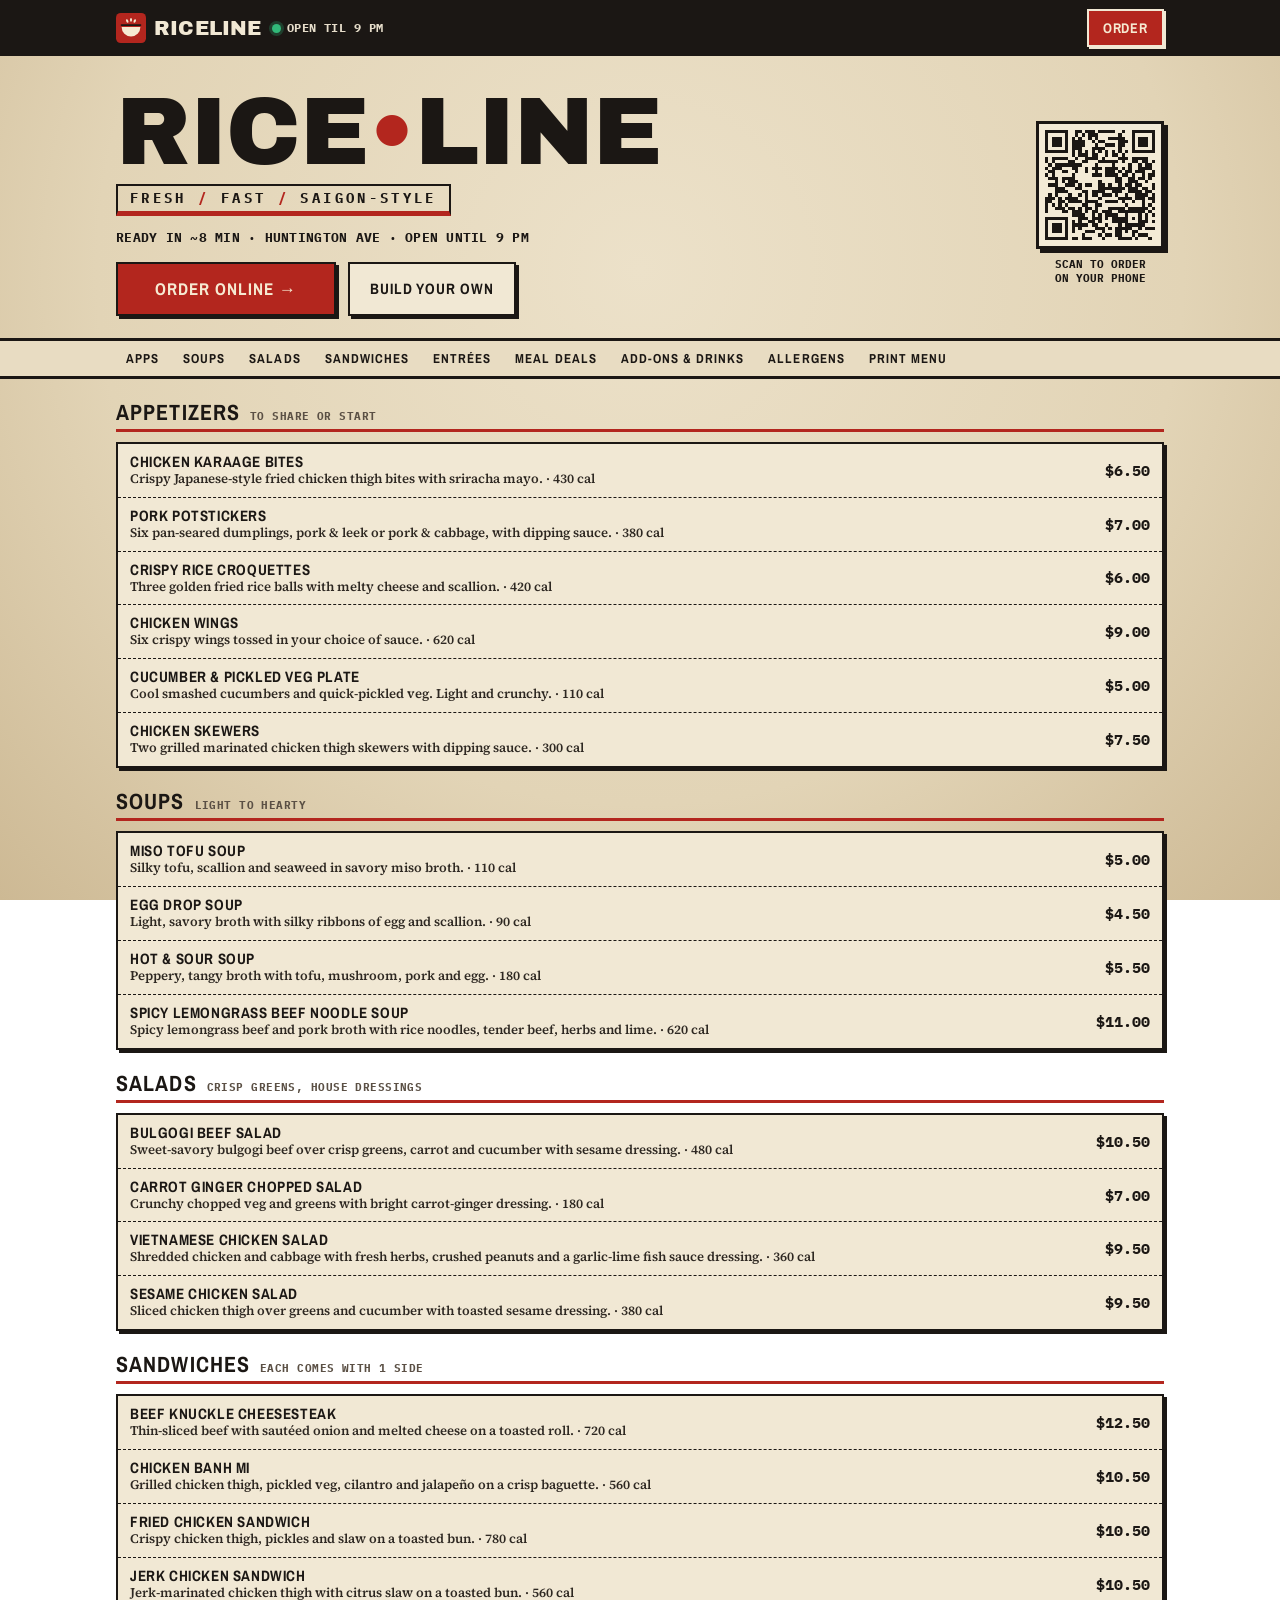
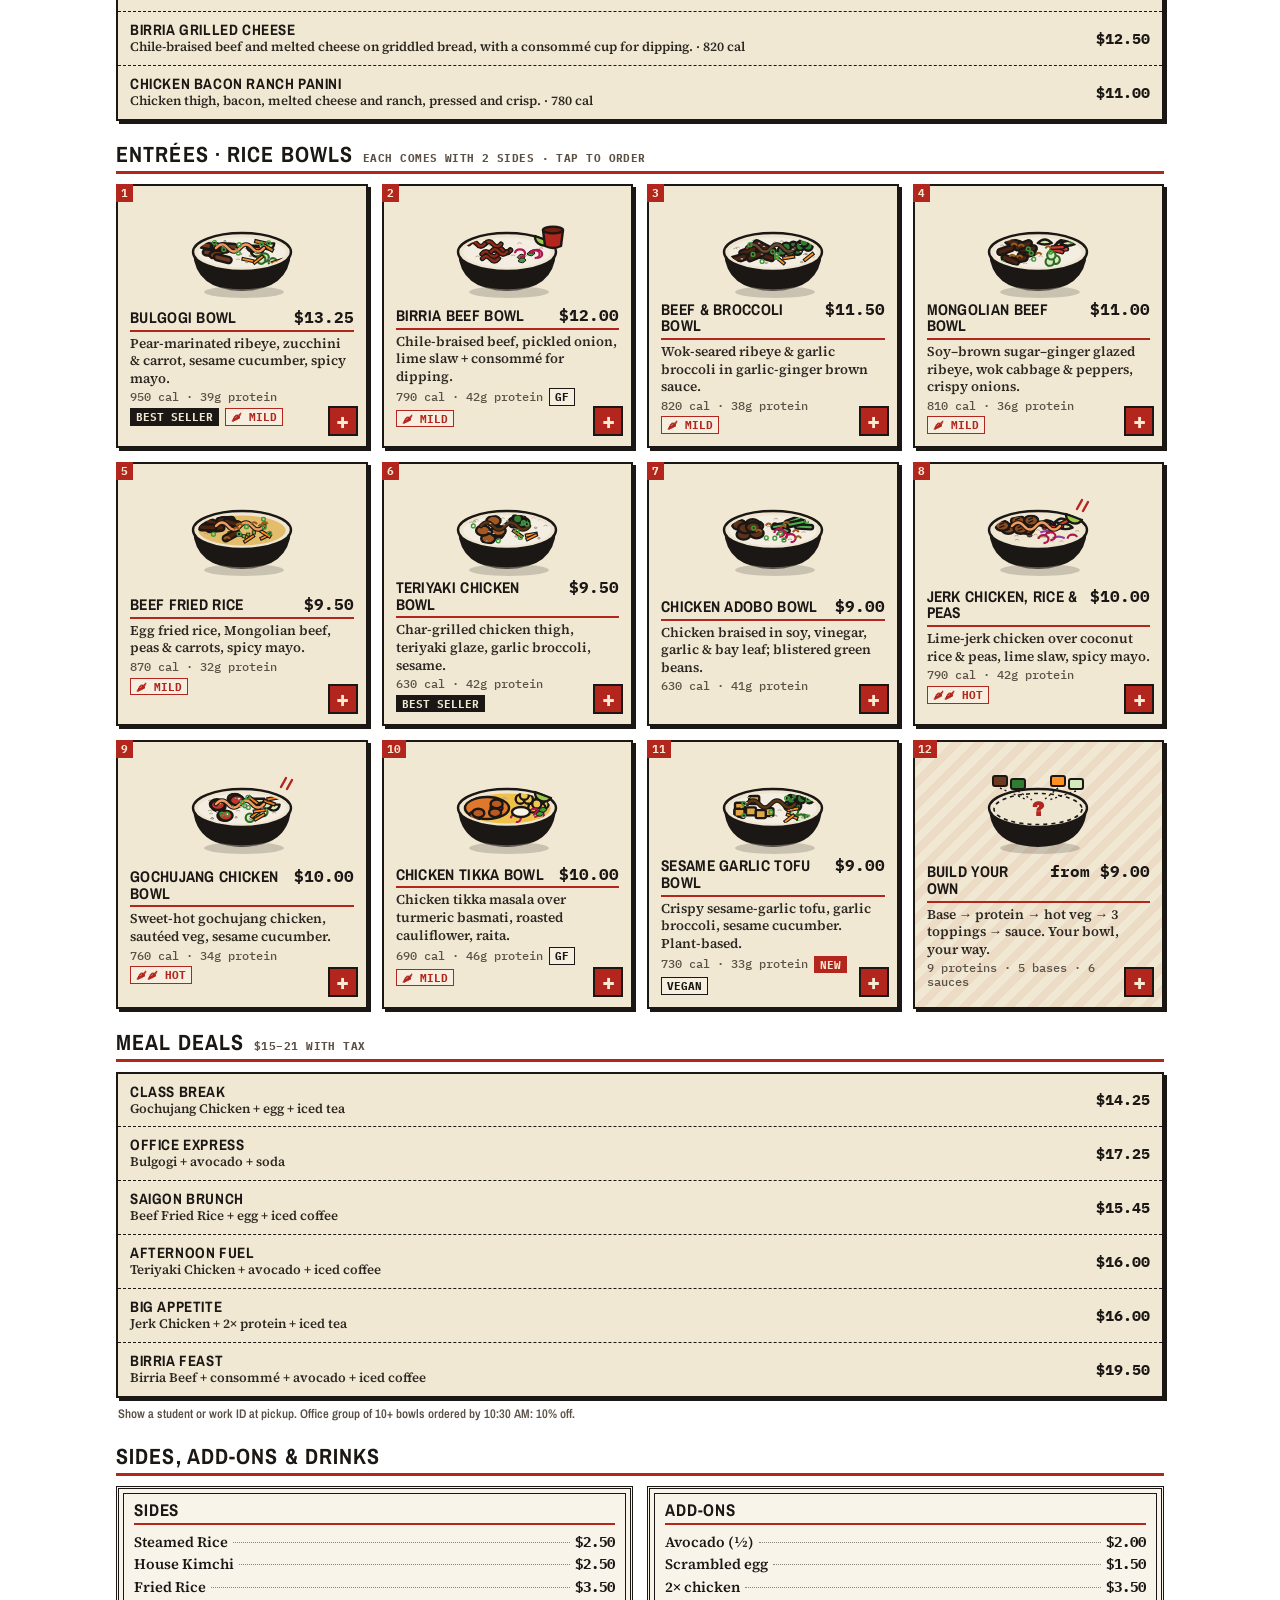
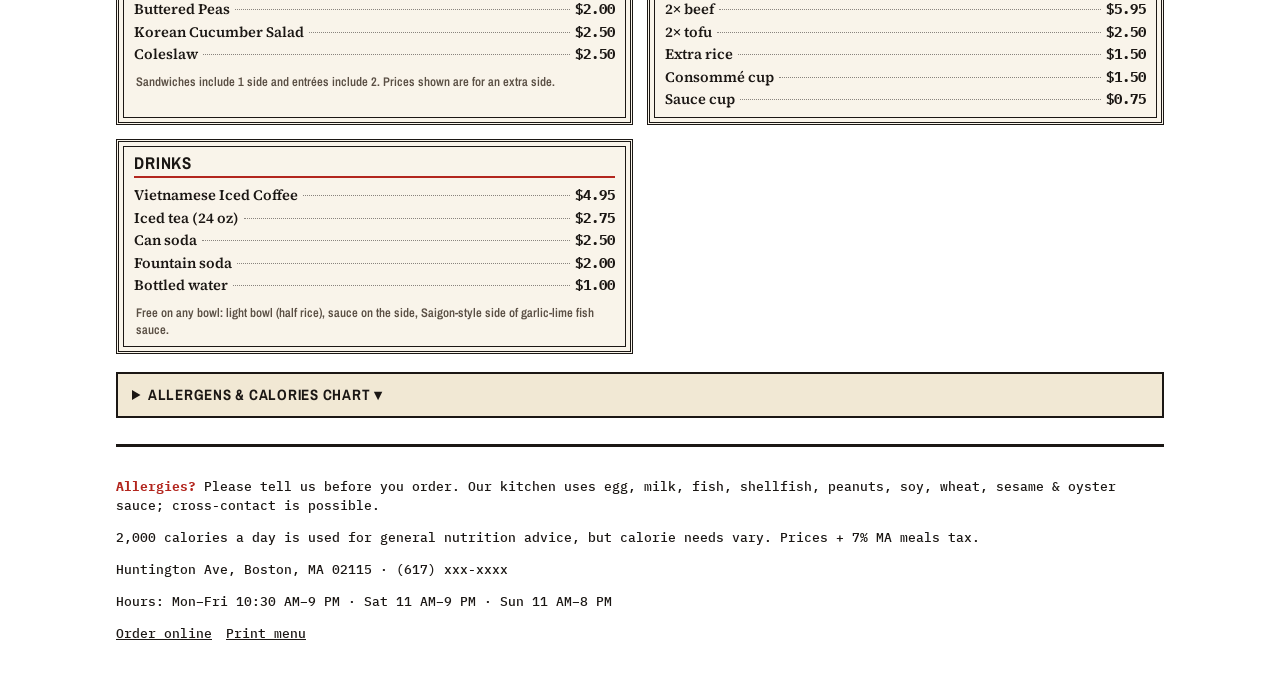
<file: index.html>
<!doctype html><html lang="en"><head><meta charset="utf-8"><meta name="viewport" content="width=device-width, initial-scale=1, viewport-fit=cover">
<title>Riceline — Rice Bowls in Boston | Menu &amp; Order Online</title>
<meta name="description" content="Riceline: Saigon-style rice bowls in Boston. Appetizers, soups, salads, sandwiches and 11 rice-bowl entrées from $9, build-your-own, meal deals $15–21 with tax. Ready in about 8 minutes — order online for pickup.">
<meta name="theme-color" content="#1b1714"><link rel="canonical" href="./">
<meta property="og:type" content="website"><meta property="og:title" content="Riceline — Rice bowls, ready in minutes"><meta property="og:description" content="Signature bowls, build-your-own, Meal Deals and Vietnamese iced coffee. Order ahead for pickup in Boston."><meta property="og:image" content="img/og-image.jpg"><meta name="twitter:card" content="summary_large_image">
<link rel="icon" href="icons/favicon.svg" type="image/svg+xml"><link rel="apple-touch-icon" href="icons/apple-touch-icon.png"><link rel="manifest" href="manifest.webmanifest">
<link rel="prefetch" href="order.html">
<script type="application/ld+json">{"@context": "https://schema.org", "@type": "Restaurant", "name": "Riceline", "servesCuisine": ["Vietnamese", "Asian", "Rice bowls"], "priceRange": "$", "address": {"@type": "PostalAddress", "streetAddress": "Huntington Ave", "addressLocality": "Boston", "addressRegion": "MA", "postalCode": "02115", "addressCountry": "US"}, "acceptsReservations": false, "openingHoursSpecification": [{"@type": "OpeningHoursSpecification", "dayOfWeek": ["Monday", "Tuesday", "Wednesday", "Thursday", "Friday"], "opens": "10:30", "closes": "21:00"}, {"@type": "OpeningHoursSpecification", "dayOfWeek": "Saturday", "opens": "11:00", "closes": "21:00"}, {"@type": "OpeningHoursSpecification", "dayOfWeek": "Sunday", "opens": "11:00", "closes": "20:00"}], "hasMenu": {"@type": "Menu", "name": "Riceline Menu", "hasMenuSection": [{"@type": "MenuSection", "name": "Entrées (Rice Bowls, with 2 sides)", "hasMenuItem": [{"@type": "MenuItem", "name": "Bulgogi Bowl", "description": "Pear-marinated ribeye seared with caramelized edges, sautéed zucchini & carrot, sesame cucumber, pickled carrot and spicy mayo.", "offers": {"@type": "Offer", "price": "13.25", "priceCurrency": "USD"}, "nutrition": {"@type": "NutritionInformation", "calories": "950 calories"}}, {"@type": "MenuItem", "name": "Birria Beef Bowl", "description": "Guajillo-braised beef, slow-cooked 4 hours. Cilantro-onion, pickled red onion, lime slaw — plus a cup of rich consommé for dipping.", "offers": {"@type": "Offer", "price": "12.00", "priceCurrency": "USD"}, "nutrition": {"@type": "NutritionInformation", "calories": "790 calories"}}, {"@type": "MenuItem", "name": "Beef & Broccoli Bowl", "description": "Wok-seared ribeye and garlic broccoli in our garlic-ginger brown sauce, with pickled carrot and scallions.", "offers": {"@type": "Offer", "price": "11.50", "priceCurrency": "USD"}, "nutrition": {"@type": "NutritionInformation", "calories": "820 calories"}}, {"@type": "MenuItem", "name": "Mongolian Beef Bowl", "description": "Ribeye glazed in soy, brown sugar & ginger with scallions, wok cabbage & peppers, sesame cucumber and crispy onions.", "offers": {"@type": "Offer", "price": "11.00", "priceCurrency": "USD"}, "nutrition": {"@type": "NutritionInformation", "calories": "810 calories"}}, {"@type": "MenuItem", "name": "Beef Fried Rice", "description": "Wok-fried egg rice with Mongolian beef, peas & carrots, topped with pickled carrot, spicy mayo and crispy onions.", "offers": {"@type": "Offer", "price": "9.50", "priceCurrency": "USD"}, "nutrition": {"@type": "NutritionInformation", "calories": "870 calories"}}, {"@type": "MenuItem", "name": "Teriyaki Chicken Bowl", "description": "Char-grilled chicken thigh glazed in teriyaki with garlic broccoli, pickled carrot, scallions and toasted sesame.", "offers": {"@type": "Offer", "price": "9.50", "priceCurrency": "USD"}, "nutrition": {"@type": "NutritionInformation", "calories": "630 calories"}}, {"@type": "MenuItem", "name": "Chicken Adobo Bowl", "description": "Filipino-style chicken thigh braised in soy, vinegar, garlic & bay leaf, with blistered green beans, pickled red onion and crispy onions.", "offers": {"@type": "Offer", "price": "9.00", "priceCurrency": "USD"}, "nutrition": {"@type": "NutritionInformation", "calories": "630 calories"}}, {"@type": "MenuItem", "name": "Jerk Chicken, Rice & Peas", "description": "Smoky-hot jerk chicken over coconut rice & peas, wok cabbage & peppers, lime slaw, pickled red onion and spicy mayo.", "offers": {"@type": "Offer", "price": "10.00", "priceCurrency": "USD"}, "nutrition": {"@type": "NutritionInformation", "calories": "790 calories"}}, {"@type": "MenuItem", "name": "Gochujang Chicken Bowl", "description": "Grilled chicken in sweet-hot Korean chili glaze with sautéed veg, sesame cucumber, pickled carrot and spicy mayo.", "offers": {"@type": "Offer", "price": "10.00", "priceCurrency": "USD"}, "nutrition": {"@type": "NutritionInformation", "calories": "760 calories"}}, {"@type": "MenuItem", "name": "Chicken Tikka Bowl", "description": "Yogurt-marinated chicken in creamy tikka masala over turmeric basmati, with roasted turmeric cauliflower and cooling cucumber raita.", "offers": {"@type": "Offer", "price": "10.00", "priceCurrency": "USD"}, "nutrition": {"@type": "NutritionInformation", "calories": "690 calories"}}, {"@type": "MenuItem", "name": "Sesame Garlic Tofu Bowl", "description": "Crispy roasted tofu in sesame-garlic glaze with garlic broccoli, sesame cucumber, pickled carrot and teriyaki. 100% plant-based.", "offers": {"@type": "Offer", "price": "9.00", "priceCurrency": "USD"}, "nutrition": {"@type": "NutritionInformation", "calories": "730 calories"}}]}, {"@type": "MenuSection", "name": "Appetizers", "hasMenuItem": [{"@type": "MenuItem", "name": "Chicken Karaage Bites", "description": "Crispy Japanese-style fried chicken thigh bites with sriracha mayo.", "offers": {"@type": "Offer", "price": "6.50", "priceCurrency": "USD"}}, {"@type": "MenuItem", "name": "Pork Potstickers", "description": "Six pan-seared dumplings, pork & leek or pork & cabbage, with dipping sauce.", "offers": {"@type": "Offer", "price": "7.00", "priceCurrency": "USD"}}, {"@type": "MenuItem", "name": "Crispy Rice Croquettes", "description": "Three golden fried rice balls with melty cheese and scallion.", "offers": {"@type": "Offer", "price": "6.00", "priceCurrency": "USD"}}, {"@type": "MenuItem", "name": "Chicken Wings", "description": "Six crispy wings tossed in your choice of sauce.", "offers": {"@type": "Offer", "price": "9.00", "priceCurrency": "USD"}}, {"@type": "MenuItem", "name": "Cucumber & Pickled Veg Plate", "description": "Cool smashed cucumbers and quick-pickled veg. Light and crunchy.", "offers": {"@type": "Offer", "price": "5.00", "priceCurrency": "USD"}}, {"@type": "MenuItem", "name": "Chicken Skewers", "description": "Two grilled marinated chicken thigh skewers with dipping sauce.", "offers": {"@type": "Offer", "price": "7.50", "priceCurrency": "USD"}}]}, {"@type": "MenuSection", "name": "Soups", "hasMenuItem": [{"@type": "MenuItem", "name": "Miso Tofu Soup", "description": "Silky tofu, scallion and seaweed in savory miso broth.", "offers": {"@type": "Offer", "price": "5.00", "priceCurrency": "USD"}}, {"@type": "MenuItem", "name": "Egg Drop Soup", "description": "Light, savory broth with silky ribbons of egg and scallion.", "offers": {"@type": "Offer", "price": "4.50", "priceCurrency": "USD"}}, {"@type": "MenuItem", "name": "Hot & Sour Soup", "description": "Peppery, tangy broth with tofu, mushroom, pork and egg.", "offers": {"@type": "Offer", "price": "5.50", "priceCurrency": "USD"}}, {"@type": "MenuItem", "name": "Spicy Lemongrass Beef Noodle Soup", "description": "Spicy lemongrass beef and pork broth with rice noodles, tender beef, herbs and lime.", "offers": {"@type": "Offer", "price": "11.00", "priceCurrency": "USD"}}]}, {"@type": "MenuSection", "name": "Salads", "hasMenuItem": [{"@type": "MenuItem", "name": "Bulgogi Beef Salad", "description": "Sweet-savory bulgogi beef over crisp greens, carrot and cucumber with sesame dressing.", "offers": {"@type": "Offer", "price": "10.50", "priceCurrency": "USD"}}, {"@type": "MenuItem", "name": "Carrot Ginger Chopped Salad", "description": "Crunchy chopped veg and greens with bright carrot-ginger dressing.", "offers": {"@type": "Offer", "price": "7.00", "priceCurrency": "USD"}}, {"@type": "MenuItem", "name": "Vietnamese Chicken Salad", "description": "Shredded chicken and cabbage with fresh herbs, crushed peanuts and a garlic-lime fish sauce dressing.", "offers": {"@type": "Offer", "price": "9.50", "priceCurrency": "USD"}}, {"@type": "MenuItem", "name": "Sesame Chicken Salad", "description": "Sliced chicken thigh over greens and cucumber with toasted sesame dressing.", "offers": {"@type": "Offer", "price": "9.50", "priceCurrency": "USD"}}]}, {"@type": "MenuSection", "name": "Sandwiches", "hasMenuItem": [{"@type": "MenuItem", "name": "Beef Knuckle Cheesesteak", "description": "Thin-sliced beef with sautéed onion and melted cheese on a toasted roll.", "offers": {"@type": "Offer", "price": "12.50", "priceCurrency": "USD"}}, {"@type": "MenuItem", "name": "Chicken Banh Mi", "description": "Grilled chicken thigh, pickled veg, cilantro and jalapeño on a crisp baguette.", "offers": {"@type": "Offer", "price": "10.50", "priceCurrency": "USD"}}, {"@type": "MenuItem", "name": "Fried Chicken Sandwich", "description": "Crispy chicken thigh, pickles and slaw on a toasted bun.", "offers": {"@type": "Offer", "price": "10.50", "priceCurrency": "USD"}}, {"@type": "MenuItem", "name": "Jerk Chicken Sandwich", "description": "Jerk-marinated chicken thigh with citrus slaw on a toasted bun.", "offers": {"@type": "Offer", "price": "10.50", "priceCurrency": "USD"}}, {"@type": "MenuItem", "name": "Birria Grilled Cheese", "description": "Chile-braised beef and melted cheese on griddled bread, with a consommé cup for dipping.", "offers": {"@type": "Offer", "price": "12.50", "priceCurrency": "USD"}}, {"@type": "MenuItem", "name": "Chicken Bacon Ranch Panini", "description": "Chicken thigh, bacon, melted cheese and ranch, pressed and crisp.", "offers": {"@type": "Offer", "price": "11.00", "priceCurrency": "USD"}}]}, {"@type": "MenuSection", "name": "Meal Deals", "hasMenuItem": [{"@type": "MenuItem", "name": "Class Break", "offers": {"@type": "Offer", "price": "14.25", "priceCurrency": "USD"}}, {"@type": "MenuItem", "name": "Office Express", "offers": {"@type": "Offer", "price": "17.25", "priceCurrency": "USD"}}, {"@type": "MenuItem", "name": "Saigon Brunch", "offers": {"@type": "Offer", "price": "15.45", "priceCurrency": "USD"}}, {"@type": "MenuItem", "name": "Afternoon Fuel", "offers": {"@type": "Offer", "price": "16.00", "priceCurrency": "USD"}}, {"@type": "MenuItem", "name": "Big Appetite", "offers": {"@type": "Offer", "price": "16.00", "priceCurrency": "USD"}}, {"@type": "MenuItem", "name": "Birria Feast", "offers": {"@type": "Offer", "price": "19.50", "priceCurrency": "USD"}}]}, {"@type": "MenuSection", "name": "Drinks", "hasMenuItem": [{"@type": "MenuItem", "name": "Vietnamese Iced Coffee", "offers": {"@type": "Offer", "price": "4.95", "priceCurrency": "USD"}}, {"@type": "MenuItem", "name": "Iced Tea", "offers": {"@type": "Offer", "price": "2.75", "priceCurrency": "USD"}}, {"@type": "MenuItem", "name": "Can Soda", "offers": {"@type": "Offer", "price": "2.50", "priceCurrency": "USD"}}, {"@type": "MenuItem", "name": "Fountain Soda", "offers": {"@type": "Offer", "price": "2.00", "priceCurrency": "USD"}}, {"@type": "MenuItem", "name": "Bottled Water", "offers": {"@type": "Offer", "price": "1.00", "priceCurrency": "USD"}}]}]}}</script>
<style>
@font-face{font-family:'Archivo Narrow';font-weight:700;src:url(fonts/archivo-narrow-latin-700-normal.woff2) format('woff2');font-display:block}@font-face{font-family:'Archivo Narrow';font-weight:600;src:url(fonts/archivo-narrow-latin-600-normal.woff2) format('woff2');font-display:block}@font-face{font-family:'Archivo Black';font-weight:400;src:url(fonts/archivo-black-latin-400-normal.woff2) format('woff2');font-display:block}@font-face{font-family:'Source Serif 4';font-weight:600;src:url(fonts/source-serif-4-latin-600-normal.woff2) format('woff2');font-display:block}@font-face{font-family:'Source Serif 4';font-weight:700;src:url(fonts/source-serif-4-latin-700-normal.woff2) format('woff2');font-display:block}@font-face{font-family:'IBM Plex Mono';font-weight:500;src:url(fonts/ibm-plex-mono-latin-500-normal.woff2) format('woff2');font-display:block}@font-face{font-family:'IBM Plex Mono';font-weight:700;src:url(fonts/ibm-plex-mono-latin-700-normal.woff2) format('woff2');font-display:block}
:root { --ink: #1b1714; --red: #b3261e; --paper: #e8dcc2; --card: #f1e8d4; --muted: #5b5045; }
* { box-sizing: border-box; }
[hidden] { display: none !important; }
html { -webkit-text-size-adjust: 100%; scroll-padding-top: 108px; }
body { margin: 0; color: var(--ink); font: 600 16px/1.4 'Source Serif 4', Georgia, serif;
  background: radial-gradient(ellipse at 50% 30%, #ece1c9 0%, #e2d4b6 60%, #cdb994 100%) fixed; }
body::before { content: ""; position: fixed; inset: 0; background-image: url("data:image/svg+xml;utf8,&lt;svg xmlns=&%23x27;http://www.w3.org/2000/svg&%23x27; width=&%23x27;220&%23x27; height=&%23x27;220&%23x27;&gt;&lt;filter id=&%23x27;n&%23x27;&gt;&lt;feTurbulence type=&%23x27;fractalNoise&%23x27; baseFrequency=&%23x27;.85&%23x27; numOctaves=&%23x27;3&%23x27; stitchTiles=&%23x27;stitch&%23x27;/&gt;&lt;feColorMatrix values=&%23x27;0 0 0 0 .35  0 0 0 0 .27  0 0 0 0 .18  0 0 0 .22 0&%23x27;/&gt;&lt;/filter&gt;&lt;rect width=&%23x27;100%&%23x27; height=&%23x27;100%&%23x27; filter=&%23x27;url(%23n)&%23x27;/&gt;&lt;/svg&gt;"); pointer-events: none; mix-blend-mode: multiply; opacity: .8; z-index: 0; }
a { color: inherit; }
.mono { font-family: 'IBM Plex Mono', ui-monospace, monospace; }
.nar { font-family: 'Archivo Narrow', 'Arial Narrow', sans-serif; }
.wrap { position: relative; z-index: 1; max-width: 1080px; margin: 0 auto; padding: 0 16px; }
:focus-visible { outline: 3px solid #1a73e8; outline-offset: 2px; }
.btn { display: inline-flex; align-items: center; justify-content: center; gap: 8px; min-height: 48px; padding: 0 20px; border: 2.5px solid var(--ink);
  font: 700 15px/1 'Archivo Narrow', sans-serif; letter-spacing: .06em; text-transform: uppercase; text-decoration: none; box-shadow: 3px 3px 0 var(--ink); transition: transform .08s, box-shadow .08s; background: var(--card); }
.btn:active { transform: translate(3px, 3px); box-shadow: 0 0 0 var(--ink); }
.btn.red { background: var(--red); color: #f6ead2; }
/* top bar */
.bar { position: sticky; top: 0; z-index: 20; background: var(--ink); color: #f1e8d4; }
.bar .wrap { height: 56px; display: flex; align-items: center; gap: 10px; }
.bar .logo { display: flex; align-items: center; gap: 8px; text-decoration: none; font: 400 20px/1 'Archivo Black', 'Arial Black', sans-serif; letter-spacing: .01em; }
.bar .logo svg { width: 30px; height: 30px; }
.st { display: inline-flex; align-items: center; gap: 6px; font: 700 12px/1 'IBM Plex Mono', monospace; letter-spacing: .04em; text-transform: uppercase; opacity: .95; }
.st { flex: 0 1 auto; min-width: 0; } .st span { white-space: nowrap; overflow: hidden; text-overflow: ellipsis; min-width: 0; } .bar .logo, .bar .btn { flex: none; }
@media (max-width: 380px) { .bar .logo span { display: none; } }
.st i { flex: none; width: 9px; height: 9px; border-radius: 50%; background: #9a948b; }
.st.on i { background: #33c27f; box-shadow: 0 0 0 3px rgba(51,194,127,.25); } .st.off i { background: #ff6a55; }
.bar .sp { flex: 1; }
.bar .btn { min-height: 38px; padding: 0 14px; font-size: 14px; border-color: #f1e8d4; box-shadow: 2px 2px 0 #f1e8d4; }
/* hero */
.hero { padding: 22px 0 16px; text-align: center; }
.hero h1 { margin: 0; font: 400 clamp(46px, 13vw, 96px)/.88 'Archivo Black', 'Arial Black', sans-serif; letter-spacing: -.01em; }
.hero h1 em { font-style: normal; color: var(--red); }
.ban { display: inline-block; margin-top: 10px; border: 2.5px solid var(--ink); border-bottom: 5px solid var(--red); padding: 4px 12px; font: 700 clamp(11px, 3vw, 14px)/1.2 'IBM Plex Mono', monospace; letter-spacing: .24em; }
.ban i { color: var(--red); font-style: normal; }
.facts { margin: 12px 0 14px; font: 700 13px/1.5 'IBM Plex Mono', monospace; letter-spacing: .02em; text-transform: uppercase; }
.facts span { white-space: nowrap; }
.ctas { display: flex; gap: 12px; justify-content: center; flex-wrap: wrap; }
.ctas .btn.red { min-width: 220px; font-size: 17px; min-height: 54px; }
.qrd { display: none; }
@media (min-width: 900px) { .hero { display: grid; grid-template-columns: 1fr auto; gap: 30px; align-items: center; text-align: left; padding: 34px 0 22px; }
  .ctas { justify-content: flex-start; } .qrd { display: block; text-align: center; font: 700 11px/1.3 'IBM Plex Mono', monospace; }
  .qrd svg { width: 128px; height: 128px; display: block; padding: 6px; background: #f3ead6; border: 3px solid var(--ink); box-shadow: 4px 4px 0 var(--ink); margin-bottom: 8px; } }
/* jump nav */
.jump { position: sticky; top: 56px; z-index: 15; background: var(--paper); border-top: 3px solid var(--ink); border-bottom: 3px solid var(--ink); }
.jump .wrap { display: flex; gap: 4px; overflow-x: auto; scrollbar-width: none; }
.jump a { flex: none; padding: 11px 10px; font: 700 13px/1 'Archivo Narrow', sans-serif; letter-spacing: .08em; text-transform: uppercase; text-decoration: none; }
.jump a:hover { color: var(--red); }
h2.sec { margin: 22px 0 10px; font: 700 22px/1 'Archivo Narrow', sans-serif; letter-spacing: .05em; display: flex; align-items: baseline; gap: 10px; border-bottom: 3px solid var(--red); padding-bottom: 6px; }
h2.sec small { font: 700 11px 'IBM Plex Mono', monospace; letter-spacing: .04em; color: var(--muted); text-transform: uppercase; }
/* bowl cards — compact rows on phones, poster grid on desktop */
.grid { display: grid; gap: 10px; }
.card { position: relative; display: grid; grid-template-columns: 86px 1fr; gap: 4px 10px; align-items: center; padding: 10px 44px 10px 8px; text-decoration: none;
  background: var(--card); border: 2.5px solid var(--ink); box-shadow: 3px 3px 0 var(--ink); transition: transform .08s, box-shadow .08s; }
.card:hover { transform: translate(-1px, -1px); box-shadow: 5px 5px 0 var(--ink); }
.card:active { transform: translate(3px, 3px); box-shadow: 0 0 0 var(--ink); }
.num { position: absolute; top: -2px; left: -2px; background: var(--red); color: #f6ead2; font: 700 11px/1 'IBM Plex Mono', monospace; padding: 4px 5px 3px; }
.ic svg { width: 86px; height: auto; display: block; }
.bd { display: flex; flex-direction: column; gap: 3px; min-width: 0; }
.top { display: flex; align-items: baseline; gap: 8px; border-bottom: 2px solid var(--red); padding-bottom: 3px; }
.nm { font: 700 15.5px/1.08 'Archivo Narrow', sans-serif; letter-spacing: .02em; flex: 1; }
.pr { font: 700 15.5px/1 'IBM Plex Mono', monospace; white-space: nowrap; }
.ds { font: 600 13.5px/1.3 'Source Serif 4', Georgia, serif; color: #2e2822; }
.mt { display: flex; flex-wrap: wrap; gap: 4px 6px; align-items: center; }
.cal { font: 500 11.5px/1.2 'IBM Plex Mono', monospace; color: var(--muted); }
.chip { font: 700 10.5px/1 'IBM Plex Mono', monospace; border: 1.5px solid var(--ink); padding: 3px 5px 2px; text-transform: uppercase; background: #f6efdf; }
.chip.hot { background: var(--ink); color: #f1e8d4; } .chip.new { background: var(--red); color: #f6ead2; border-color: var(--red); } .chip.sp { color: var(--red); border-color: var(--red); }
.go { position: absolute; right: 8px; top: 50%; transform: translateY(-50%); width: 30px; height: 30px; display: grid; place-items: center; background: var(--red); color: #f6ead2;
  font: 700 22px/1 'IBM Plex Mono', monospace; border: 2px solid var(--ink); }
.card.byo { background: repeating-linear-gradient(-45deg, var(--card) 0 8px, #ecdcc6 8px 16px); }
@media (min-width: 700px) { .grid { grid-template-columns: 1fr 1fr; } }
@media (min-width: 1000px) {
  .grid { grid-template-columns: repeat(4, 1fr); gap: 14px; }
  .card { grid-template-columns: 1fr; padding: 30px 12px 12px; align-items: start; }
  .ic svg { width: 120px; margin: 0 auto; }
  .go { top: auto; bottom: 10px; transform: none; }
  .mt { padding-right: 30px; } }
/* deals + boxes */
.deals { list-style: none; margin: 0; padding: 0; border: 2.5px solid var(--ink); background: var(--card); box-shadow: 3px 3px 0 var(--ink); }
.deals li + li { border-top: 1.5px dashed var(--ink); }
.deals a { display: grid; grid-template-columns: 1fr auto; gap: 0 10px; padding: 9px 12px; text-decoration: none; }
.deals a:hover { background: #ecdcc6; }
.dn { font: 700 15px/1.2 'Archivo Narrow', sans-serif; letter-spacing: .04em; text-transform: uppercase; }
.dd { grid-column: 1; font: 600 13px/1.3 'Source Serif 4', Georgia, serif; color: #2e2822; }
.dp { grid-row: 1 / 3; grid-column: 2; align-self: center; font: 700 15px 'IBM Plex Mono', monospace; }
.note { font: 600 12.5px/1.35 'Archivo Narrow', sans-serif; margin: 8px 2px 0; color: var(--muted); }
.boxes { display: grid; gap: 14px; }
@media (min-width: 700px) { .boxes { grid-template-columns: 1fr 1fr; } }
.box { border: 3px double var(--ink); outline: 1.5px solid var(--ink); outline-offset: -8px; padding: 12px 15px; background: rgba(243,234,214,.5); }
.box h3 { margin: 0 0 6px; font: 700 17px/1 'Archivo Narrow', sans-serif; letter-spacing: .05em; border-bottom: 2.5px solid var(--red); padding-bottom: 5px; }
.box ul { list-style: none; margin: 0; padding: 0; }
.box li { display: flex; align-items: baseline; gap: 5px; font: 600 14.5px/1.55 'Source Serif 4', Georgia, serif; }
.box li i { flex: 1; border-bottom: 1.5px dotted rgba(27,23,20,.5); transform: translateY(-4px); }
.box li b { font: 700 14px 'IBM Plex Mono', monospace; }
details.al { margin-top: 18px; border: 2.5px solid var(--ink); background: var(--card); }
details.al summary { cursor: pointer; padding: 12px 14px; font: 700 15px/1.2 'Archivo Narrow', sans-serif; letter-spacing: .05em; text-transform: uppercase; }
.tw { overflow-x: auto; padding: 0 10px 10px; }
table { border-collapse: collapse; width: 100%; font: 600 12.5px/1.2 'Source Serif 4', Georgia, serif; }
th, td { border-bottom: 1px solid rgba(27,23,20,.25); padding: 6px 5px; text-align: center; }
thead th { font: 700 10.5px 'IBM Plex Mono', monospace; text-transform: uppercase; vertical-align: bottom; }
tbody th { text-align: left; white-space: nowrap; } td { color: var(--red); font-size: 14px; } td:last-child { color: var(--ink); font: 500 12px 'IBM Plex Mono', monospace; }
/* footer */
.foot { margin: 26px 0 0; padding: 18px 0 110px; border-top: 3px solid var(--ink); font: 500 12.5px/1.55 'IBM Plex Mono', monospace; }
.foot b { color: var(--red); }
.foot .links a { margin-right: 14px; }
.foot .hrs { white-space: pre-line; }
@media (min-width: 900px) { .foot { padding-bottom: 30px; } }
.fab { position: fixed; left: 12px; right: 12px; bottom: calc(12px + env(safe-area-inset-bottom)); z-index: 30; }
.fab .btn { width: 100%; min-height: 56px; font-size: 17px; justify-content: space-between; padding: 0 20px; }
@media (min-width: 900px) { .fab { display: none; } }
@media (prefers-reduced-motion: reduce) { * { transition: none !important; } }
</style></head><body>
<header class="bar"><div class="wrap"><a class="logo" href="./" aria-label="Riceline home"><svg viewBox="0 0 64 64" aria-hidden="true"><rect width="64" height="64" rx="10" fill="#b3261e"/><path d="M12 30h40a20 20 0 0 1-40 0z" fill="#f6ead2"/><rect x="10" y="24" width="44" height="3.5" rx="1.75" fill="#1b1714"/><ellipse cx="24" cy="17" rx="2.2" ry="4" transform="rotate(-25 24 17)" fill="#f6ead2"/><ellipse cx="32" cy="14.5" rx="2.2" ry="4" fill="#f6ead2"/><ellipse cx="40" cy="17" rx="2.2" ry="4" transform="rotate(25 40 17)" fill="#f6ead2"/></svg><span>RICELINE</span></a>
<span class="st" id="st" hidden><i></i><span></span></span><span class="sp"></span><a class="btn red" href="order.html">Order</a></div></header>
<div class="wrap">
<section class="hero"><div>
<h1>RICE<em>•</em>LINE</h1>
<div class="ban">FRESH <i>/</i> FAST <i>/</i> SAIGON-STYLE</div>
<p class="facts"><span>Ready in ~8 min</span> · <span id="addr">Boston</span> · <span id="hrs">Dine-in &amp; to go</span></p>
<div class="ctas"><a class="btn red" href="order.html">Order online →</a><a class="btn" href="order.html#byo">Build your own</a></div></div>
<div class="qrd"><svg viewBox="0 0 33 33" shape-rendering="crispEdges" fill="#1b1714" aria-label="QR code to order online"><rect x="0" y="0" width="1.02" height="1.02"/><rect x="1" y="0" width="1.02" height="1.02"/><rect x="2" y="0" width="1.02" height="1.02"/><rect x="3" y="0" width="1.02" height="1.02"/><rect x="4" y="0" width="1.02" height="1.02"/><rect x="5" y="0" width="1.02" height="1.02"/><rect x="6" y="0" width="1.02" height="1.02"/><rect x="9" y="0" width="1.02" height="1.02"/><rect x="10" y="0" width="1.02" height="1.02"/><rect x="12" y="0" width="1.02" height="1.02"/><rect x="13" y="0" width="1.02" height="1.02"/><rect x="14" y="0" width="1.02" height="1.02"/><rect x="16" y="0" width="1.02" height="1.02"/><rect x="17" y="0" width="1.02" height="1.02"/><rect x="18" y="0" width="1.02" height="1.02"/><rect x="19" y="0" width="1.02" height="1.02"/><rect x="20" y="0" width="1.02" height="1.02"/><rect x="23" y="0" width="1.02" height="1.02"/><rect x="26" y="0" width="1.02" height="1.02"/><rect x="27" y="0" width="1.02" height="1.02"/><rect x="28" y="0" width="1.02" height="1.02"/><rect x="29" y="0" width="1.02" height="1.02"/><rect x="30" y="0" width="1.02" height="1.02"/><rect x="31" y="0" width="1.02" height="1.02"/><rect x="32" y="0" width="1.02" height="1.02"/><rect x="0" y="1" width="1.02" height="1.02"/><rect x="6" y="1" width="1.02" height="1.02"/><rect x="9" y="1" width="1.02" height="1.02"/><rect x="11" y="1" width="1.02" height="1.02"/><rect x="13" y="1" width="1.02" height="1.02"/><rect x="14" y="1" width="1.02" height="1.02"/><rect x="15" y="1" width="1.02" height="1.02"/><rect x="22" y="1" width="1.02" height="1.02"/><rect x="26" y="1" width="1.02" height="1.02"/><rect x="32" y="1" width="1.02" height="1.02"/><rect x="0" y="2" width="1.02" height="1.02"/><rect x="2" y="2" width="1.02" height="1.02"/><rect x="3" y="2" width="1.02" height="1.02"/><rect x="4" y="2" width="1.02" height="1.02"/><rect x="6" y="2" width="1.02" height="1.02"/><rect x="8" y="2" width="1.02" height="1.02"/><rect x="10" y="2" width="1.02" height="1.02"/><rect x="13" y="2" width="1.02" height="1.02"/><rect x="15" y="2" width="1.02" height="1.02"/><rect x="19" y="2" width="1.02" height="1.02"/><rect x="20" y="2" width="1.02" height="1.02"/><rect x="21" y="2" width="1.02" height="1.02"/><rect x="22" y="2" width="1.02" height="1.02"/><rect x="23" y="2" width="1.02" height="1.02"/><rect x="26" y="2" width="1.02" height="1.02"/><rect x="28" y="2" width="1.02" height="1.02"/><rect x="29" y="2" width="1.02" height="1.02"/><rect x="30" y="2" width="1.02" height="1.02"/><rect x="32" y="2" width="1.02" height="1.02"/><rect x="0" y="3" width="1.02" height="1.02"/><rect x="2" y="3" width="1.02" height="1.02"/><rect x="3" y="3" width="1.02" height="1.02"/><rect x="4" y="3" width="1.02" height="1.02"/><rect x="6" y="3" width="1.02" height="1.02"/><rect x="8" y="3" width="1.02" height="1.02"/><rect x="9" y="3" width="1.02" height="1.02"/><rect x="10" y="3" width="1.02" height="1.02"/><rect x="11" y="3" width="1.02" height="1.02"/><rect x="14" y="3" width="1.02" height="1.02"/><rect x="16" y="3" width="1.02" height="1.02"/><rect x="17" y="3" width="1.02" height="1.02"/><rect x="22" y="3" width="1.02" height="1.02"/><rect x="23" y="3" width="1.02" height="1.02"/><rect x="24" y="3" width="1.02" height="1.02"/><rect x="26" y="3" width="1.02" height="1.02"/><rect x="28" y="3" width="1.02" height="1.02"/><rect x="29" y="3" width="1.02" height="1.02"/><rect x="30" y="3" width="1.02" height="1.02"/><rect x="32" y="3" width="1.02" height="1.02"/><rect x="0" y="4" width="1.02" height="1.02"/><rect x="2" y="4" width="1.02" height="1.02"/><rect x="3" y="4" width="1.02" height="1.02"/><rect x="4" y="4" width="1.02" height="1.02"/><rect x="6" y="4" width="1.02" height="1.02"/><rect x="8" y="4" width="1.02" height="1.02"/><rect x="9" y="4" width="1.02" height="1.02"/><rect x="10" y="4" width="1.02" height="1.02"/><rect x="11" y="4" width="1.02" height="1.02"/><rect x="15" y="4" width="1.02" height="1.02"/><rect x="18" y="4" width="1.02" height="1.02"/><rect x="19" y="4" width="1.02" height="1.02"/><rect x="20" y="4" width="1.02" height="1.02"/><rect x="22" y="4" width="1.02" height="1.02"/><rect x="23" y="4" width="1.02" height="1.02"/><rect x="26" y="4" width="1.02" height="1.02"/><rect x="28" y="4" width="1.02" height="1.02"/><rect x="29" y="4" width="1.02" height="1.02"/><rect x="30" y="4" width="1.02" height="1.02"/><rect x="32" y="4" width="1.02" height="1.02"/><rect x="0" y="5" width="1.02" height="1.02"/><rect x="6" y="5" width="1.02" height="1.02"/><rect x="8" y="5" width="1.02" height="1.02"/><rect x="9" y="5" width="1.02" height="1.02"/><rect x="10" y="5" width="1.02" height="1.02"/><rect x="14" y="5" width="1.02" height="1.02"/><rect x="15" y="5" width="1.02" height="1.02"/><rect x="16" y="5" width="1.02" height="1.02"/><rect x="17" y="5" width="1.02" height="1.02"/><rect x="22" y="5" width="1.02" height="1.02"/><rect x="26" y="5" width="1.02" height="1.02"/><rect x="32" y="5" width="1.02" height="1.02"/><rect x="0" y="6" width="1.02" height="1.02"/><rect x="1" y="6" width="1.02" height="1.02"/><rect x="2" y="6" width="1.02" height="1.02"/><rect x="3" y="6" width="1.02" height="1.02"/><rect x="4" y="6" width="1.02" height="1.02"/><rect x="5" y="6" width="1.02" height="1.02"/><rect x="6" y="6" width="1.02" height="1.02"/><rect x="8" y="6" width="1.02" height="1.02"/><rect x="10" y="6" width="1.02" height="1.02"/><rect x="12" y="6" width="1.02" height="1.02"/><rect x="14" y="6" width="1.02" height="1.02"/><rect x="16" y="6" width="1.02" height="1.02"/><rect x="18" y="6" width="1.02" height="1.02"/><rect x="20" y="6" width="1.02" height="1.02"/><rect x="22" y="6" width="1.02" height="1.02"/><rect x="24" y="6" width="1.02" height="1.02"/><rect x="26" y="6" width="1.02" height="1.02"/><rect x="27" y="6" width="1.02" height="1.02"/><rect x="28" y="6" width="1.02" height="1.02"/><rect x="29" y="6" width="1.02" height="1.02"/><rect x="30" y="6" width="1.02" height="1.02"/><rect x="31" y="6" width="1.02" height="1.02"/><rect x="32" y="6" width="1.02" height="1.02"/><rect x="8" y="7" width="1.02" height="1.02"/><rect x="10" y="7" width="1.02" height="1.02"/><rect x="11" y="7" width="1.02" height="1.02"/><rect x="12" y="7" width="1.02" height="1.02"/><rect x="14" y="7" width="1.02" height="1.02"/><rect x="15" y="7" width="1.02" height="1.02"/><rect x="18" y="7" width="1.02" height="1.02"/><rect x="20" y="7" width="1.02" height="1.02"/><rect x="21" y="7" width="1.02" height="1.02"/><rect x="23" y="7" width="1.02" height="1.02"/><rect x="0" y="8" width="1.02" height="1.02"/><rect x="2" y="8" width="1.02" height="1.02"/><rect x="3" y="8" width="1.02" height="1.02"/><rect x="4" y="8" width="1.02" height="1.02"/><rect x="5" y="8" width="1.02" height="1.02"/><rect x="6" y="8" width="1.02" height="1.02"/><rect x="9" y="8" width="1.02" height="1.02"/><rect x="12" y="8" width="1.02" height="1.02"/><rect x="13" y="8" width="1.02" height="1.02"/><rect x="14" y="8" width="1.02" height="1.02"/><rect x="15" y="8" width="1.02" height="1.02"/><rect x="17" y="8" width="1.02" height="1.02"/><rect x="22" y="8" width="1.02" height="1.02"/><rect x="23" y="8" width="1.02" height="1.02"/><rect x="24" y="8" width="1.02" height="1.02"/><rect x="26" y="8" width="1.02" height="1.02"/><rect x="27" y="8" width="1.02" height="1.02"/><rect x="28" y="8" width="1.02" height="1.02"/><rect x="29" y="8" width="1.02" height="1.02"/><rect x="30" y="8" width="1.02" height="1.02"/><rect x="0" y="9" width="1.02" height="1.02"/><rect x="2" y="9" width="1.02" height="1.02"/><rect x="7" y="9" width="1.02" height="1.02"/><rect x="8" y="9" width="1.02" height="1.02"/><rect x="11" y="9" width="1.02" height="1.02"/><rect x="12" y="9" width="1.02" height="1.02"/><rect x="16" y="9" width="1.02" height="1.02"/><rect x="17" y="9" width="1.02" height="1.02"/><rect x="18" y="9" width="1.02" height="1.02"/><rect x="19" y="9" width="1.02" height="1.02"/><rect x="20" y="9" width="1.02" height="1.02"/><rect x="21" y="9" width="1.02" height="1.02"/><rect x="23" y="9" width="1.02" height="1.02"/><rect x="26" y="9" width="1.02" height="1.02"/><rect x="27" y="9" width="1.02" height="1.02"/><rect x="29" y="9" width="1.02" height="1.02"/><rect x="30" y="9" width="1.02" height="1.02"/><rect x="32" y="9" width="1.02" height="1.02"/><rect x="1" y="10" width="1.02" height="1.02"/><rect x="3" y="10" width="1.02" height="1.02"/><rect x="4" y="10" width="1.02" height="1.02"/><rect x="5" y="10" width="1.02" height="1.02"/><rect x="6" y="10" width="1.02" height="1.02"/><rect x="7" y="10" width="1.02" height="1.02"/><rect x="8" y="10" width="1.02" height="1.02"/><rect x="9" y="10" width="1.02" height="1.02"/><rect x="10" y="10" width="1.02" height="1.02"/><rect x="15" y="10" width="1.02" height="1.02"/><rect x="20" y="10" width="1.02" height="1.02"/><rect x="25" y="10" width="1.02" height="1.02"/><rect x="28" y="10" width="1.02" height="1.02"/><rect x="30" y="10" width="1.02" height="1.02"/><rect x="31" y="10" width="1.02" height="1.02"/><rect x="0" y="11" width="1.02" height="1.02"/><rect x="2" y="11" width="1.02" height="1.02"/><rect x="3" y="11" width="1.02" height="1.02"/><rect x="4" y="11" width="1.02" height="1.02"/><rect x="8" y="11" width="1.02" height="1.02"/><rect x="9" y="11" width="1.02" height="1.02"/><rect x="12" y="11" width="1.02" height="1.02"/><rect x="14" y="11" width="1.02" height="1.02"/><rect x="15" y="11" width="1.02" height="1.02"/><rect x="16" y="11" width="1.02" height="1.02"/><rect x="18" y="11" width="1.02" height="1.02"/><rect x="19" y="11" width="1.02" height="1.02"/><rect x="20" y="11" width="1.02" height="1.02"/><rect x="21" y="11" width="1.02" height="1.02"/><rect x="23" y="11" width="1.02" height="1.02"/><rect x="25" y="11" width="1.02" height="1.02"/><rect x="28" y="11" width="1.02" height="1.02"/><rect x="29" y="11" width="1.02" height="1.02"/><rect x="30" y="11" width="1.02" height="1.02"/><rect x="31" y="11" width="1.02" height="1.02"/><rect x="1" y="12" width="1.02" height="1.02"/><rect x="2" y="12" width="1.02" height="1.02"/><rect x="5" y="12" width="1.02" height="1.02"/><rect x="6" y="12" width="1.02" height="1.02"/><rect x="9" y="12" width="1.02" height="1.02"/><rect x="12" y="12" width="1.02" height="1.02"/><rect x="15" y="12" width="1.02" height="1.02"/><rect x="18" y="12" width="1.02" height="1.02"/><rect x="19" y="12" width="1.02" height="1.02"/><rect x="20" y="12" width="1.02" height="1.02"/><rect x="22" y="12" width="1.02" height="1.02"/><rect x="24" y="12" width="1.02" height="1.02"/><rect x="25" y="12" width="1.02" height="1.02"/><rect x="27" y="12" width="1.02" height="1.02"/><rect x="28" y="12" width="1.02" height="1.02"/><rect x="29" y="12" width="1.02" height="1.02"/><rect x="32" y="12" width="1.02" height="1.02"/><rect x="0" y="13" width="1.02" height="1.02"/><rect x="2" y="13" width="1.02" height="1.02"/><rect x="8" y="13" width="1.02" height="1.02"/><rect x="14" y="13" width="1.02" height="1.02"/><rect x="15" y="13" width="1.02" height="1.02"/><rect x="16" y="13" width="1.02" height="1.02"/><rect x="18" y="13" width="1.02" height="1.02"/><rect x="19" y="13" width="1.02" height="1.02"/><rect x="20" y="13" width="1.02" height="1.02"/><rect x="21" y="13" width="1.02" height="1.02"/><rect x="23" y="13" width="1.02" height="1.02"/><rect x="24" y="13" width="1.02" height="1.02"/><rect x="26" y="13" width="1.02" height="1.02"/><rect x="29" y="13" width="1.02" height="1.02"/><rect x="31" y="13" width="1.02" height="1.02"/><rect x="32" y="13" width="1.02" height="1.02"/><rect x="1" y="14" width="1.02" height="1.02"/><rect x="2" y="14" width="1.02" height="1.02"/><rect x="3" y="14" width="1.02" height="1.02"/><rect x="5" y="14" width="1.02" height="1.02"/><rect x="6" y="14" width="1.02" height="1.02"/><rect x="7" y="14" width="1.02" height="1.02"/><rect x="8" y="14" width="1.02" height="1.02"/><rect x="21" y="14" width="1.02" height="1.02"/><rect x="22" y="14" width="1.02" height="1.02"/><rect x="25" y="14" width="1.02" height="1.02"/><rect x="26" y="14" width="1.02" height="1.02"/><rect x="28" y="14" width="1.02" height="1.02"/><rect x="29" y="14" width="1.02" height="1.02"/><rect x="31" y="14" width="1.02" height="1.02"/><rect x="3" y="15" width="1.02" height="1.02"/><rect x="5" y="15" width="1.02" height="1.02"/><rect x="7" y="15" width="1.02" height="1.02"/><rect x="8" y="15" width="1.02" height="1.02"/><rect x="9" y="15" width="1.02" height="1.02"/><rect x="16" y="15" width="1.02" height="1.02"/><rect x="21" y="15" width="1.02" height="1.02"/><rect x="22" y="15" width="1.02" height="1.02"/><rect x="25" y="15" width="1.02" height="1.02"/><rect x="26" y="15" width="1.02" height="1.02"/><rect x="27" y="15" width="1.02" height="1.02"/><rect x="30" y="15" width="1.02" height="1.02"/><rect x="1" y="16" width="1.02" height="1.02"/><rect x="2" y="16" width="1.02" height="1.02"/><rect x="3" y="16" width="1.02" height="1.02"/><rect x="6" y="16" width="1.02" height="1.02"/><rect x="7" y="16" width="1.02" height="1.02"/><rect x="8" y="16" width="1.02" height="1.02"/><rect x="10" y="16" width="1.02" height="1.02"/><rect x="12" y="16" width="1.02" height="1.02"/><rect x="13" y="16" width="1.02" height="1.02"/><rect x="16" y="16" width="1.02" height="1.02"/><rect x="17" y="16" width="1.02" height="1.02"/><rect x="19" y="16" width="1.02" height="1.02"/><rect x="22" y="16" width="1.02" height="1.02"/><rect x="24" y="16" width="1.02" height="1.02"/><rect x="25" y="16" width="1.02" height="1.02"/><rect x="27" y="16" width="1.02" height="1.02"/><rect x="28" y="16" width="1.02" height="1.02"/><rect x="32" y="16" width="1.02" height="1.02"/><rect x="3" y="17" width="1.02" height="1.02"/><rect x="4" y="17" width="1.02" height="1.02"/><rect x="5" y="17" width="1.02" height="1.02"/><rect x="9" y="17" width="1.02" height="1.02"/><rect x="10" y="17" width="1.02" height="1.02"/><rect x="16" y="17" width="1.02" height="1.02"/><rect x="17" y="17" width="1.02" height="1.02"/><rect x="18" y="17" width="1.02" height="1.02"/><rect x="19" y="17" width="1.02" height="1.02"/><rect x="20" y="17" width="1.02" height="1.02"/><rect x="21" y="17" width="1.02" height="1.02"/><rect x="22" y="17" width="1.02" height="1.02"/><rect x="23" y="17" width="1.02" height="1.02"/><rect x="25" y="17" width="1.02" height="1.02"/><rect x="26" y="17" width="1.02" height="1.02"/><rect x="27" y="17" width="1.02" height="1.02"/><rect x="29" y="17" width="1.02" height="1.02"/><rect x="30" y="17" width="1.02" height="1.02"/><rect x="32" y="17" width="1.02" height="1.02"/><rect x="3" y="18" width="1.02" height="1.02"/><rect x="4" y="18" width="1.02" height="1.02"/><rect x="5" y="18" width="1.02" height="1.02"/><rect x="6" y="18" width="1.02" height="1.02"/><rect x="11" y="18" width="1.02" height="1.02"/><rect x="12" y="18" width="1.02" height="1.02"/><rect x="14" y="18" width="1.02" height="1.02"/><rect x="15" y="18" width="1.02" height="1.02"/><rect x="16" y="18" width="1.02" height="1.02"/><rect x="17" y="18" width="1.02" height="1.02"/><rect x="20" y="18" width="1.02" height="1.02"/><rect x="21" y="18" width="1.02" height="1.02"/><rect x="22" y="18" width="1.02" height="1.02"/><rect x="25" y="18" width="1.02" height="1.02"/><rect x="26" y="18" width="1.02" height="1.02"/><rect x="27" y="18" width="1.02" height="1.02"/><rect x="28" y="18" width="1.02" height="1.02"/><rect x="30" y="18" width="1.02" height="1.02"/><rect x="31" y="18" width="1.02" height="1.02"/><rect x="1" y="19" width="1.02" height="1.02"/><rect x="3" y="19" width="1.02" height="1.02"/><rect x="7" y="19" width="1.02" height="1.02"/><rect x="10" y="19" width="1.02" height="1.02"/><rect x="12" y="19" width="1.02" height="1.02"/><rect x="14" y="19" width="1.02" height="1.02"/><rect x="15" y="19" width="1.02" height="1.02"/><rect x="17" y="19" width="1.02" height="1.02"/><rect x="18" y="19" width="1.02" height="1.02"/><rect x="19" y="19" width="1.02" height="1.02"/><rect x="21" y="19" width="1.02" height="1.02"/><rect x="24" y="19" width="1.02" height="1.02"/><rect x="27" y="19" width="1.02" height="1.02"/><rect x="28" y="19" width="1.02" height="1.02"/><rect x="29" y="19" width="1.02" height="1.02"/><rect x="30" y="19" width="1.02" height="1.02"/><rect x="32" y="19" width="1.02" height="1.02"/><rect x="0" y="20" width="1.02" height="1.02"/><rect x="1" y="20" width="1.02" height="1.02"/><rect x="2" y="20" width="1.02" height="1.02"/><rect x="4" y="20" width="1.02" height="1.02"/><rect x="6" y="20" width="1.02" height="1.02"/><rect x="7" y="20" width="1.02" height="1.02"/><rect x="8" y="20" width="1.02" height="1.02"/><rect x="9" y="20" width="1.02" height="1.02"/><rect x="12" y="20" width="1.02" height="1.02"/><rect x="16" y="20" width="1.02" height="1.02"/><rect x="22" y="20" width="1.02" height="1.02"/><rect x="23" y="20" width="1.02" height="1.02"/><rect x="24" y="20" width="1.02" height="1.02"/><rect x="25" y="20" width="1.02" height="1.02"/><rect x="27" y="20" width="1.02" height="1.02"/><rect x="28" y="20" width="1.02" height="1.02"/><rect x="29" y="20" width="1.02" height="1.02"/><rect x="31" y="20" width="1.02" height="1.02"/><rect x="32" y="20" width="1.02" height="1.02"/><rect x="0" y="21" width="1.02" height="1.02"/><rect x="1" y="21" width="1.02" height="1.02"/><rect x="4" y="21" width="1.02" height="1.02"/><rect x="5" y="21" width="1.02" height="1.02"/><rect x="7" y="21" width="1.02" height="1.02"/><rect x="8" y="21" width="1.02" height="1.02"/><rect x="9" y="21" width="1.02" height="1.02"/><rect x="10" y="21" width="1.02" height="1.02"/><rect x="12" y="21" width="1.02" height="1.02"/><rect x="13" y="21" width="1.02" height="1.02"/><rect x="14" y="21" width="1.02" height="1.02"/><rect x="15" y="21" width="1.02" height="1.02"/><rect x="18" y="21" width="1.02" height="1.02"/><rect x="19" y="21" width="1.02" height="1.02"/><rect x="20" y="21" width="1.02" height="1.02"/><rect x="21" y="21" width="1.02" height="1.02"/><rect x="23" y="21" width="1.02" height="1.02"/><rect x="26" y="21" width="1.02" height="1.02"/><rect x="29" y="21" width="1.02" height="1.02"/><rect x="32" y="21" width="1.02" height="1.02"/><rect x="0" y="22" width="1.02" height="1.02"/><rect x="2" y="22" width="1.02" height="1.02"/><rect x="4" y="22" width="1.02" height="1.02"/><rect x="6" y="22" width="1.02" height="1.02"/><rect x="11" y="22" width="1.02" height="1.02"/><rect x="12" y="22" width="1.02" height="1.02"/><rect x="15" y="22" width="1.02" height="1.02"/><rect x="16" y="22" width="1.02" height="1.02"/><rect x="24" y="22" width="1.02" height="1.02"/><rect x="29" y="22" width="1.02" height="1.02"/><rect x="31" y="22" width="1.02" height="1.02"/><rect x="0" y="23" width="1.02" height="1.02"/><rect x="3" y="23" width="1.02" height="1.02"/><rect x="4" y="23" width="1.02" height="1.02"/><rect x="5" y="23" width="1.02" height="1.02"/><rect x="7" y="23" width="1.02" height="1.02"/><rect x="8" y="23" width="1.02" height="1.02"/><rect x="10" y="23" width="1.02" height="1.02"/><rect x="12" y="23" width="1.02" height="1.02"/><rect x="13" y="23" width="1.02" height="1.02"/><rect x="15" y="23" width="1.02" height="1.02"/><rect x="19" y="23" width="1.02" height="1.02"/><rect x="20" y="23" width="1.02" height="1.02"/><rect x="21" y="23" width="1.02" height="1.02"/><rect x="22" y="23" width="1.02" height="1.02"/><rect x="23" y="23" width="1.02" height="1.02"/><rect x="25" y="23" width="1.02" height="1.02"/><rect x="26" y="23" width="1.02" height="1.02"/><rect x="27" y="23" width="1.02" height="1.02"/><rect x="28" y="23" width="1.02" height="1.02"/><rect x="29" y="23" width="1.02" height="1.02"/><rect x="30" y="23" width="1.02" height="1.02"/><rect x="32" y="23" width="1.02" height="1.02"/><rect x="0" y="24" width="1.02" height="1.02"/><rect x="5" y="24" width="1.02" height="1.02"/><rect x="6" y="24" width="1.02" height="1.02"/><rect x="8" y="24" width="1.02" height="1.02"/><rect x="9" y="24" width="1.02" height="1.02"/><rect x="10" y="24" width="1.02" height="1.02"/><rect x="12" y="24" width="1.02" height="1.02"/><rect x="14" y="24" width="1.02" height="1.02"/><rect x="15" y="24" width="1.02" height="1.02"/><rect x="17" y="24" width="1.02" height="1.02"/><rect x="18" y="24" width="1.02" height="1.02"/><rect x="19" y="24" width="1.02" height="1.02"/><rect x="22" y="24" width="1.02" height="1.02"/><rect x="23" y="24" width="1.02" height="1.02"/><rect x="24" y="24" width="1.02" height="1.02"/><rect x="25" y="24" width="1.02" height="1.02"/><rect x="26" y="24" width="1.02" height="1.02"/><rect x="27" y="24" width="1.02" height="1.02"/><rect x="28" y="24" width="1.02" height="1.02"/><rect x="29" y="24" width="1.02" height="1.02"/><rect x="31" y="24" width="1.02" height="1.02"/><rect x="8" y="25" width="1.02" height="1.02"/><rect x="9" y="25" width="1.02" height="1.02"/><rect x="10" y="25" width="1.02" height="1.02"/><rect x="11" y="25" width="1.02" height="1.02"/><rect x="14" y="25" width="1.02" height="1.02"/><rect x="16" y="25" width="1.02" height="1.02"/><rect x="18" y="25" width="1.02" height="1.02"/><rect x="19" y="25" width="1.02" height="1.02"/><rect x="20" y="25" width="1.02" height="1.02"/><rect x="21" y="25" width="1.02" height="1.02"/><rect x="24" y="25" width="1.02" height="1.02"/><rect x="28" y="25" width="1.02" height="1.02"/><rect x="30" y="25" width="1.02" height="1.02"/><rect x="32" y="25" width="1.02" height="1.02"/><rect x="0" y="26" width="1.02" height="1.02"/><rect x="1" y="26" width="1.02" height="1.02"/><rect x="2" y="26" width="1.02" height="1.02"/><rect x="3" y="26" width="1.02" height="1.02"/><rect x="4" y="26" width="1.02" height="1.02"/><rect x="5" y="26" width="1.02" height="1.02"/><rect x="6" y="26" width="1.02" height="1.02"/><rect x="10" y="26" width="1.02" height="1.02"/><rect x="11" y="26" width="1.02" height="1.02"/><rect x="12" y="26" width="1.02" height="1.02"/><rect x="14" y="26" width="1.02" height="1.02"/><rect x="15" y="26" width="1.02" height="1.02"/><rect x="16" y="26" width="1.02" height="1.02"/><rect x="18" y="26" width="1.02" height="1.02"/><rect x="20" y="26" width="1.02" height="1.02"/><rect x="21" y="26" width="1.02" height="1.02"/><rect x="22" y="26" width="1.02" height="1.02"/><rect x="23" y="26" width="1.02" height="1.02"/><rect x="24" y="26" width="1.02" height="1.02"/><rect x="26" y="26" width="1.02" height="1.02"/><rect x="28" y="26" width="1.02" height="1.02"/><rect x="30" y="26" width="1.02" height="1.02"/><rect x="0" y="27" width="1.02" height="1.02"/><rect x="6" y="27" width="1.02" height="1.02"/><rect x="8" y="27" width="1.02" height="1.02"/><rect x="10" y="27" width="1.02" height="1.02"/><rect x="13" y="27" width="1.02" height="1.02"/><rect x="14" y="27" width="1.02" height="1.02"/><rect x="16" y="27" width="1.02" height="1.02"/><rect x="20" y="27" width="1.02" height="1.02"/><rect x="21" y="27" width="1.02" height="1.02"/><rect x="22" y="27" width="1.02" height="1.02"/><rect x="23" y="27" width="1.02" height="1.02"/><rect x="24" y="27" width="1.02" height="1.02"/><rect x="28" y="27" width="1.02" height="1.02"/><rect x="29" y="27" width="1.02" height="1.02"/><rect x="30" y="27" width="1.02" height="1.02"/><rect x="32" y="27" width="1.02" height="1.02"/><rect x="0" y="28" width="1.02" height="1.02"/><rect x="2" y="28" width="1.02" height="1.02"/><rect x="3" y="28" width="1.02" height="1.02"/><rect x="4" y="28" width="1.02" height="1.02"/><rect x="6" y="28" width="1.02" height="1.02"/><rect x="8" y="28" width="1.02" height="1.02"/><rect x="9" y="28" width="1.02" height="1.02"/><rect x="10" y="28" width="1.02" height="1.02"/><rect x="11" y="28" width="1.02" height="1.02"/><rect x="12" y="28" width="1.02" height="1.02"/><rect x="14" y="28" width="1.02" height="1.02"/><rect x="15" y="28" width="1.02" height="1.02"/><rect x="18" y="28" width="1.02" height="1.02"/><rect x="22" y="28" width="1.02" height="1.02"/><rect x="24" y="28" width="1.02" height="1.02"/><rect x="25" y="28" width="1.02" height="1.02"/><rect x="26" y="28" width="1.02" height="1.02"/><rect x="27" y="28" width="1.02" height="1.02"/><rect x="28" y="28" width="1.02" height="1.02"/><rect x="29" y="28" width="1.02" height="1.02"/><rect x="0" y="29" width="1.02" height="1.02"/><rect x="2" y="29" width="1.02" height="1.02"/><rect x="3" y="29" width="1.02" height="1.02"/><rect x="4" y="29" width="1.02" height="1.02"/><rect x="6" y="29" width="1.02" height="1.02"/><rect x="8" y="29" width="1.02" height="1.02"/><rect x="10" y="29" width="1.02" height="1.02"/><rect x="15" y="29" width="1.02" height="1.02"/><rect x="16" y="29" width="1.02" height="1.02"/><rect x="17" y="29" width="1.02" height="1.02"/><rect x="19" y="29" width="1.02" height="1.02"/><rect x="21" y="29" width="1.02" height="1.02"/><rect x="22" y="29" width="1.02" height="1.02"/><rect x="23" y="29" width="1.02" height="1.02"/><rect x="24" y="29" width="1.02" height="1.02"/><rect x="25" y="29" width="1.02" height="1.02"/><rect x="28" y="29" width="1.02" height="1.02"/><rect x="30" y="29" width="1.02" height="1.02"/><rect x="31" y="29" width="1.02" height="1.02"/><rect x="32" y="29" width="1.02" height="1.02"/><rect x="0" y="30" width="1.02" height="1.02"/><rect x="2" y="30" width="1.02" height="1.02"/><rect x="3" y="30" width="1.02" height="1.02"/><rect x="4" y="30" width="1.02" height="1.02"/><rect x="6" y="30" width="1.02" height="1.02"/><rect x="8" y="30" width="1.02" height="1.02"/><rect x="12" y="30" width="1.02" height="1.02"/><rect x="13" y="30" width="1.02" height="1.02"/><rect x="14" y="30" width="1.02" height="1.02"/><rect x="17" y="30" width="1.02" height="1.02"/><rect x="21" y="30" width="1.02" height="1.02"/><rect x="22" y="30" width="1.02" height="1.02"/><rect x="24" y="30" width="1.02" height="1.02"/><rect x="26" y="30" width="1.02" height="1.02"/><rect x="27" y="30" width="1.02" height="1.02"/><rect x="0" y="31" width="1.02" height="1.02"/><rect x="6" y="31" width="1.02" height="1.02"/><rect x="11" y="31" width="1.02" height="1.02"/><rect x="16" y="31" width="1.02" height="1.02"/><rect x="18" y="31" width="1.02" height="1.02"/><rect x="19" y="31" width="1.02" height="1.02"/><rect x="21" y="31" width="1.02" height="1.02"/><rect x="22" y="31" width="1.02" height="1.02"/><rect x="26" y="31" width="1.02" height="1.02"/><rect x="28" y="31" width="1.02" height="1.02"/><rect x="29" y="31" width="1.02" height="1.02"/><rect x="30" y="31" width="1.02" height="1.02"/><rect x="0" y="32" width="1.02" height="1.02"/><rect x="1" y="32" width="1.02" height="1.02"/><rect x="2" y="32" width="1.02" height="1.02"/><rect x="3" y="32" width="1.02" height="1.02"/><rect x="4" y="32" width="1.02" height="1.02"/><rect x="5" y="32" width="1.02" height="1.02"/><rect x="6" y="32" width="1.02" height="1.02"/><rect x="8" y="32" width="1.02" height="1.02"/><rect x="9" y="32" width="1.02" height="1.02"/><rect x="11" y="32" width="1.02" height="1.02"/><rect x="12" y="32" width="1.02" height="1.02"/><rect x="13" y="32" width="1.02" height="1.02"/><rect x="17" y="32" width="1.02" height="1.02"/><rect x="22" y="32" width="1.02" height="1.02"/><rect x="23" y="32" width="1.02" height="1.02"/><rect x="24" y="32" width="1.02" height="1.02"/><rect x="25" y="32" width="1.02" height="1.02"/><rect x="27" y="32" width="1.02" height="1.02"/><rect x="31" y="32" width="1.02" height="1.02"/></svg>SCAN TO ORDER<br>ON YOUR PHONE</div>
</section>
</div>
<nav class="jump" aria-label="Menu sections"><div class="wrap"><a href="#apps">Apps</a><a href="#soups">Soups</a><a href="#salads">Salads</a><a href="#sandwiches">Sandwiches</a><a href="#bowls">Entrées</a><a href="#deals">Meal deals</a><a href="#extras">Add-ons &amp; drinks</a><a href="#allergens">Allergens</a><a href="print-menu.html">Print menu</a></div></nav>
<main class="wrap">
<h2 class="sec" id="apps">APPETIZERS <small>To share or start</small></h2><ul class="deals"><li><a href="order.html#item=karaage"><b class="dn">Chicken Karaage Bites</b><span class="dd">Crispy Japanese-style fried chicken thigh bites with sriracha mayo. · 430 cal</span><b class="dp">$6.50</b></a></li><li><a href="order.html#item=potstickers"><b class="dn">Pork Potstickers</b><span class="dd">Six pan-seared dumplings, pork &amp; leek or pork &amp; cabbage, with dipping sauce. · 380 cal</span><b class="dp">$7.00</b></a></li><li><a href="order.html#item=croquettes"><b class="dn">Crispy Rice Croquettes</b><span class="dd">Three golden fried rice balls with melty cheese and scallion. · 420 cal</span><b class="dp">$6.00</b></a></li><li><a href="order.html#item=wings"><b class="dn">Chicken Wings</b><span class="dd">Six crispy wings tossed in your choice of sauce. · 620 cal</span><b class="dp">$9.00</b></a></li><li><a href="order.html#item=cucumber-plate"><b class="dn">Cucumber &amp; Pickled Veg Plate</b><span class="dd">Cool smashed cucumbers and quick-pickled veg. Light and crunchy. · 110 cal</span><b class="dp">$5.00</b></a></li><li><a href="order.html#item=skewers"><b class="dn">Chicken Skewers</b><span class="dd">Two grilled marinated chicken thigh skewers with dipping sauce. · 300 cal</span><b class="dp">$7.50</b></a></li></ul><h2 class="sec" id="soups">SOUPS <small>Light to hearty</small></h2><ul class="deals"><li><a href="order.html#item=miso-soup"><b class="dn">Miso Tofu Soup</b><span class="dd">Silky tofu, scallion and seaweed in savory miso broth. · 110 cal</span><b class="dp">$5.00</b></a></li><li><a href="order.html#item=egg-drop"><b class="dn">Egg Drop Soup</b><span class="dd">Light, savory broth with silky ribbons of egg and scallion. · 90 cal</span><b class="dp">$4.50</b></a></li><li><a href="order.html#item=hot-sour"><b class="dn">Hot &amp; Sour Soup</b><span class="dd">Peppery, tangy broth with tofu, mushroom, pork and egg. · 180 cal</span><b class="dp">$5.50</b></a></li><li><a href="order.html#item=bun-bo-hue"><b class="dn">Spicy Lemongrass Beef Noodle Soup</b><span class="dd">Spicy lemongrass beef and pork broth with rice noodles, tender beef, herbs and lime. · 620 cal</span><b class="dp">$11.00</b></a></li></ul><h2 class="sec" id="salads">SALADS <small>Crisp greens, house dressings</small></h2><ul class="deals"><li><a href="order.html#item=bulgogi-salad"><b class="dn">Bulgogi Beef Salad</b><span class="dd">Sweet-savory bulgogi beef over crisp greens, carrot and cucumber with sesame dressing. · 480 cal</span><b class="dp">$10.50</b></a></li><li><a href="order.html#item=carrot-ginger"><b class="dn">Carrot Ginger Chopped Salad</b><span class="dd">Crunchy chopped veg and greens with bright carrot-ginger dressing. · 180 cal</span><b class="dp">$7.00</b></a></li><li><a href="order.html#item=goi-ga"><b class="dn">Vietnamese Chicken Salad</b><span class="dd">Shredded chicken and cabbage with fresh herbs, crushed peanuts and a garlic-lime fish sauce dressing. · 360 cal</span><b class="dp">$9.50</b></a></li><li><a href="order.html#item=sesame-chicken-salad"><b class="dn">Sesame Chicken Salad</b><span class="dd">Sliced chicken thigh over greens and cucumber with toasted sesame dressing. · 380 cal</span><b class="dp">$9.50</b></a></li></ul><h2 class="sec" id="sandwiches">SANDWICHES <small>Each comes with 1 side</small></h2><ul class="deals"><li><a href="order.html#item=cheesesteak"><b class="dn">Beef Knuckle Cheesesteak</b><span class="dd">Thin-sliced beef with sautéed onion and melted cheese on a toasted roll. · 720 cal</span><b class="dp">$12.50</b></a></li><li><a href="order.html#item=banh-mi"><b class="dn">Chicken Banh Mi</b><span class="dd">Grilled chicken thigh, pickled veg, cilantro and jalapeño on a crisp baguette. · 560 cal</span><b class="dp">$10.50</b></a></li><li><a href="order.html#item=fried-chicken-sandwich"><b class="dn">Fried Chicken Sandwich</b><span class="dd">Crispy chicken thigh, pickles and slaw on a toasted bun. · 780 cal</span><b class="dp">$10.50</b></a></li><li><a href="order.html#item=jerk-sandwich"><b class="dn">Jerk Chicken Sandwich</b><span class="dd">Jerk-marinated chicken thigh with citrus slaw on a toasted bun. · 560 cal</span><b class="dp">$10.50</b></a></li><li><a href="order.html#item=birria-grilled-cheese"><b class="dn">Birria Grilled Cheese</b><span class="dd">Chile-braised beef and melted cheese on griddled bread, with a consommé cup for dipping. · 820 cal</span><b class="dp">$12.50</b></a></li><li><a href="order.html#item=panini"><b class="dn">Chicken Bacon Ranch Panini</b><span class="dd">Chicken thigh, bacon, melted cheese and ranch, pressed and crisp. · 780 cal</span><b class="dp">$11.00</b></a></li></ul>
<h2 class="sec" id="bowls">ENTRÉES · RICE BOWLS <small>Each comes with 2 sides · tap to order</small></h2>
<div class="grid"><a class="card" href="order.html#item=bulgogi-bowl" aria-label="Bulgogi Bowl, $13.25, 950 calories. Order">
<span class="num">1</span><span class="ic"><svg viewBox="0 0 120 82" aria-hidden="true"><ellipse cx="62" cy="76" rx="40" ry="6" fill="#1b1714" opacity=".18"/><path d="M11 36 Q13 74 60 75 Q107 74 109 36 Z" fill="#1b1714"/><path d="M30 70 Q60 78 90 70" stroke="#e8dcc2" stroke-width="1.6" fill="none" opacity=".35"/><ellipse cx="60" cy="36" rx="49" ry="19" fill="#efe6d2" stroke="#1b1714" stroke-width="2.4" stroke-linejoin="round"/><clipPath id="c7"><ellipse cx="60" cy="36" rx="44" ry="15.5"/></clipPath><g clip-path="url(#c7)"><ellipse cx="60" cy="37" rx="44" ry="15.5" fill="#f4eee2"/><path d="M45.9 27.6 q2 -2 4 0" stroke="#b9a98a" stroke-width="1" fill="none"/><path d="M72.1 25.7 q2 -2 4 0" stroke="#b9a98a" stroke-width="1" fill="none"/><path d="M62.9 32.8 q2 -2 4 0" stroke="#b9a98a" stroke-width="1" fill="none"/><path d="M24.6 36.2 q2 -2 4 0" stroke="#b9a98a" stroke-width="1" fill="none"/><path d="M23.0 34.4 q2 -2 4 0" stroke="#b9a98a" stroke-width="1" fill="none"/><path d="M25.6 26.2 q2 -2 4 0" stroke="#b9a98a" stroke-width="1" fill="none"/><path d="M54.0 43.8 q2 -2 4 0" stroke="#b9a98a" stroke-width="1" fill="none"/><path d="M29.9 29.4 q2 -2 4 0" stroke="#b9a98a" stroke-width="1" fill="none"/><path d="M70.2 46.7 q2 -2 4 0" stroke="#b9a98a" stroke-width="1" fill="none"/><path d="M66.2 33.5 q2 -2 4 0" stroke="#b9a98a" stroke-width="1" fill="none"/><path d="M98.1 25.1 q2 -2 4 0" stroke="#b9a98a" stroke-width="1" fill="none"/><path d="M88.7 31.0 q2 -2 4 0" stroke="#b9a98a" stroke-width="1" fill="none"/><path d="M31.5 26.8 q2 -2 4 0" stroke="#b9a98a" stroke-width="1" fill="none"/><path d="M44.7 43.6 q2 -2 4 0" stroke="#b9a98a" stroke-width="1" fill="none"/><rect x="20.8" y="34.1" width="18" height="6" rx="3" fill="#6d3a1d" stroke="#1b1714" stroke-width="2.4" stroke-linejoin="round" transform="rotate(8 29.8 37.1)"/><rect x="26.9" y="33.4" width="18" height="6" rx="3" fill="#6d3a1d" stroke="#1b1714" stroke-width="2.4" stroke-linejoin="round" transform="rotate(-26 35.9 36.4)"/><rect x="16.9" y="26.9" width="18" height="6" rx="3" fill="#6d3a1d" stroke="#1b1714" stroke-width="2.4" stroke-linejoin="round" transform="rotate(11 25.9 29.9)"/><rect x="28.7" y="29.0" width="18" height="6" rx="3" fill="#6d3a1d" stroke="#1b1714" stroke-width="2.4" stroke-linejoin="round" transform="rotate(5 37.7 32.0)"/><rect x="29.5" y="28.7" width="18" height="6" rx="3" fill="#6d3a1d" stroke="#1b1714" stroke-width="2.4" stroke-linejoin="round" transform="rotate(18 38.5 31.7)"/><rect x="37.4" y="27.6" width="18" height="6" rx="3" fill="#6d3a1d" stroke="#1b1714" stroke-width="2.4" stroke-linejoin="round" transform="rotate(4 46.4 30.6)"/><rect x="31.8" y="39.6" width="18" height="6" rx="3" fill="#6d3a1d" stroke="#1b1714" stroke-width="2.4" stroke-linejoin="round" transform="rotate(14 40.8 42.6)"/><path d="M68.9 34.8 a6 6 0 0 0 12 0z" fill="#d7e9b0" stroke="#1b1714" stroke-width="2.4" stroke-linejoin="round"/><path d="M64.8 29.8 a6 6 0 0 0 12 0z" fill="#d7e9b0" stroke="#1b1714" stroke-width="2.4" stroke-linejoin="round"/><path d="M80.2 27.4 a6 6 0 0 0 12 0z" fill="#d7e9b0" stroke="#1b1714" stroke-width="2.4" stroke-linejoin="round"/><rect x="72.7" y="24.8" width="12" height="3.2" fill="#ef7d1a" stroke="#1b1714" stroke-width="1.2" transform="rotate(13 78.7 26.4)"/><rect x="79.9" y="30.1" width="12" height="3.2" fill="#ef7d1a" stroke="#1b1714" stroke-width="1.2" transform="rotate(30 85.9 31.7)"/><rect x="68.2" y="31.4" width="12" height="3.2" fill="#ef7d1a" stroke="#1b1714" stroke-width="1.2" transform="rotate(8 74.2 33.0)"/><circle cx="82.6" cy="41.6" r="4.2" fill="#d5ebbd" stroke="#2f6b25" stroke-width="2.2"/><circle cx="90.9" cy="46.4" r="4.2" fill="#d5ebbd" stroke="#2f6b25" stroke-width="2.2"/><circle cx="79.2" cy="43.6" r="4.2" fill="#d5ebbd" stroke="#2f6b25" stroke-width="2.2"/><rect x="59.9" y="42.6" width="12" height="2.8" fill="#ff8f1f" stroke="#1b1714" stroke-width="1.1" transform="rotate(12 65.9 44.0)"/><rect x="89.8" y="43.8" width="12" height="2.8" fill="#ff8f1f" stroke="#1b1714" stroke-width="1.1" transform="rotate(-17 95.8 45.2)"/><rect x="70.3" y="42.3" width="12" height="2.8" fill="#ff8f1f" stroke="#1b1714" stroke-width="1.1" transform="rotate(-38 76.3 43.7)"/><path d="M34 32 q6 -7 12 0 t12 0 t12 0 t12 0" stroke="#1b1714" stroke-width="4.6" fill="none" stroke-linecap="round"/><path d="M34 32 q6 -7 12 0 t12 0 t12 0 t12 0" stroke="#f29b5c" stroke-width="2.4" fill="none" stroke-linecap="round"/><circle cx="57.2" cy="28.7" r="1.9" fill="none" stroke="#3f9a3c" stroke-width="1.4"/><circle cx="32.4" cy="26.3" r="1.9" fill="none" stroke="#3f9a3c" stroke-width="1.4"/><circle cx="79.3" cy="27.8" r="1.9" fill="none" stroke="#3f9a3c" stroke-width="1.4"/><circle cx="41.8" cy="33.6" r="1.9" fill="none" stroke="#3f9a3c" stroke-width="1.4"/><circle cx="86.7" cy="26.8" r="1.9" fill="none" stroke="#3f9a3c" stroke-width="1.4"/><circle cx="56.3" cy="37.1" r="1.9" fill="none" stroke="#3f9a3c" stroke-width="1.4"/><ellipse cx="87.6" cy="43.0" rx="1.3" ry=".7" fill="#fff6dc" stroke="#1b1714" stroke-width=".4"/><ellipse cx="86.2" cy="31.1" rx="1.3" ry=".7" fill="#fff6dc" stroke="#1b1714" stroke-width=".4"/><ellipse cx="53.9" cy="32.9" rx="1.3" ry=".7" fill="#fff6dc" stroke="#1b1714" stroke-width=".4"/><ellipse cx="87.7" cy="46.1" rx="1.3" ry=".7" fill="#fff6dc" stroke="#1b1714" stroke-width=".4"/><ellipse cx="34.9" cy="28.9" rx="1.3" ry=".7" fill="#fff6dc" stroke="#1b1714" stroke-width=".4"/><ellipse cx="40.7" cy="30.1" rx="1.3" ry=".7" fill="#fff6dc" stroke="#1b1714" stroke-width=".4"/><ellipse cx="58.9" cy="38.0" rx="1.3" ry=".7" fill="#fff6dc" stroke="#1b1714" stroke-width=".4"/><ellipse cx="42.9" cy="25.1" rx="1.3" ry=".7" fill="#fff6dc" stroke="#1b1714" stroke-width=".4"/><ellipse cx="54.2" cy="33.1" rx="1.3" ry=".7" fill="#fff6dc" stroke="#1b1714" stroke-width=".4"/><ellipse cx="64.8" cy="46.0" rx="1.3" ry=".7" fill="#fff6dc" stroke="#1b1714" stroke-width=".4"/><ellipse cx="73.7" cy="36.3" rx="1.3" ry=".7" fill="#fff6dc" stroke="#1b1714" stroke-width=".4"/><ellipse cx="68.5" cy="39.9" rx="1.3" ry=".7" fill="#fff6dc" stroke="#1b1714" stroke-width=".4"/></g></svg></span>
<span class="bd"><span class="top"><b class="nm">BULGOGI BOWL</b><b class="pr">$13.25</b></span>
<span class="ds">Pear-marinated ribeye, zucchini &amp; carrot, sesame cucumber, spicy mayo.</span>
<span class="mt"><span class="cal">950 cal · 39g protein</span><span class="chip hot">Best seller</span><span class="chip sp">🌶 Mild</span></span></span>
<span class="go" aria-hidden="true">+</span></a><a class="card" href="order.html#item=birria-bowl" aria-label="Birria Beef Bowl, $12.00, 790 calories. Order">
<span class="num">2</span><span class="ic"><svg viewBox="0 0 120 82" aria-hidden="true"><ellipse cx="62" cy="76" rx="40" ry="6" fill="#1b1714" opacity=".18"/><path d="M11 36 Q13 74 60 75 Q107 74 109 36 Z" fill="#1b1714"/><path d="M30 70 Q60 78 90 70" stroke="#e8dcc2" stroke-width="1.6" fill="none" opacity=".35"/><ellipse cx="60" cy="36" rx="49" ry="19" fill="#efe6d2" stroke="#1b1714" stroke-width="2.4" stroke-linejoin="round"/><clipPath id="c14"><ellipse cx="60" cy="36" rx="44" ry="15.5"/></clipPath><g clip-path="url(#c14)"><ellipse cx="60" cy="37" rx="44" ry="15.5" fill="#f4eee2"/><path d="M28.5 40.9 q2 -2 4 0" stroke="#b9a98a" stroke-width="1" fill="none"/><path d="M72.2 46.6 q2 -2 4 0" stroke="#b9a98a" stroke-width="1" fill="none"/><path d="M41.7 30.1 q2 -2 4 0" stroke="#b9a98a" stroke-width="1" fill="none"/><path d="M78.7 39.8 q2 -2 4 0" stroke="#b9a98a" stroke-width="1" fill="none"/><path d="M44.2 40.4 q2 -2 4 0" stroke="#b9a98a" stroke-width="1" fill="none"/><path d="M51.7 42.7 q2 -2 4 0" stroke="#b9a98a" stroke-width="1" fill="none"/><path d="M29.5 29.4 q2 -2 4 0" stroke="#b9a98a" stroke-width="1" fill="none"/><path d="M92.1 32.6 q2 -2 4 0" stroke="#b9a98a" stroke-width="1" fill="none"/><path d="M40.8 43.3 q2 -2 4 0" stroke="#b9a98a" stroke-width="1" fill="none"/><path d="M70.5 27.6 q2 -2 4 0" stroke="#b9a98a" stroke-width="1" fill="none"/><path d="M64.1 39.9 q2 -2 4 0" stroke="#b9a98a" stroke-width="1" fill="none"/><path d="M33.2 39.6 q2 -2 4 0" stroke="#b9a98a" stroke-width="1" fill="none"/><path d="M29.8 32.1 q2 -2 4 0" stroke="#b9a98a" stroke-width="1" fill="none"/><path d="M26.7 28.9 q2 -2 4 0" stroke="#b9a98a" stroke-width="1" fill="none"/><path d="M47.3 33.7 q4 -5 8 0 t8 0" stroke="#1b1714" stroke-width="5.2" fill="none" stroke-linecap="round"/><path d="M47.3 33.7 q4 -5 8 0 t8 0" stroke="#8c2a17" stroke-width="2.6" fill="none" stroke-linecap="round"/><path d="M47.7 34.3 q4 -5 8 0 t8 0" stroke="#1b1714" stroke-width="5.2" fill="none" stroke-linecap="round"/><path d="M47.7 34.3 q4 -5 8 0 t8 0" stroke="#8c2a17" stroke-width="2.6" fill="none" stroke-linecap="round"/><path d="M35.4 42.6 q4 -5 8 0 t8 0" stroke="#1b1714" stroke-width="5.2" fill="none" stroke-linecap="round"/><path d="M35.4 42.6 q4 -5 8 0 t8 0" stroke="#8c2a17" stroke-width="2.6" fill="none" stroke-linecap="round"/><path d="M38.0 28.1 q4 -5 8 0 t8 0" stroke="#1b1714" stroke-width="5.2" fill="none" stroke-linecap="round"/><path d="M38.0 28.1 q4 -5 8 0 t8 0" stroke="#8c2a17" stroke-width="2.6" fill="none" stroke-linecap="round"/><path d="M34.9 38.0 q4 -5 8 0 t8 0" stroke="#1b1714" stroke-width="5.2" fill="none" stroke-linecap="round"/><path d="M34.9 38.0 q4 -5 8 0 t8 0" stroke="#8c2a17" stroke-width="2.6" fill="none" stroke-linecap="round"/><path d="M21.8 27.8 q4 -5 8 0 t8 0" stroke="#1b1714" stroke-width="5.2" fill="none" stroke-linecap="round"/><path d="M21.8 27.8 q4 -5 8 0 t8 0" stroke="#8c2a17" stroke-width="2.6" fill="none" stroke-linecap="round"/><path d="M44.0 35.8 q4 -5 8 0 t8 0" stroke="#1b1714" stroke-width="5.2" fill="none" stroke-linecap="round"/><path d="M44.0 35.8 q4 -5 8 0 t8 0" stroke="#8c2a17" stroke-width="2.6" fill="none" stroke-linecap="round"/><path d="M70.2 41.5 q4 -6 8 -1 q-3 5 -8 1z" fill="#3f9a3c" stroke="#1b1714" stroke-width="1"/><path d="M71.0 45.0 q4 -6 8 -1 q-3 5 -8 1z" fill="#3f9a3c" stroke="#1b1714" stroke-width="1"/><path d="M80.0 38.0 q4 -6 8 -1 q-3 5 -8 1z" fill="#3f9a3c" stroke="#1b1714" stroke-width="1"/><path d="M85.2 37.9 a5 4 0 1 1 5 4" stroke="#b0154f" stroke-width="2.2" fill="none"/><path d="M68.0 37.3 a5 4 0 1 1 5 4" stroke="#b0154f" stroke-width="2.2" fill="none"/><path d="M82.7 38.1 a5 4 0 1 1 5 4" stroke="#b0154f" stroke-width="2.2" fill="none"/></g><path d="M88 20 a9 9 0 0 0 16 6z" fill="#9ccc4a" stroke="#1b1714" stroke-width="2.4" stroke-linejoin="round"/><path d="M96 14 h20 l-2 16 q-8 4 -16 0z" fill="#b3261e" stroke="#1b1714" stroke-width="2.4" stroke-linejoin="round"/><ellipse cx="106" cy="14" rx="10" ry="3.4" fill="#7a1c10" stroke="#1b1714" stroke-width="2.4" stroke-linejoin="round"/></svg></span>
<span class="bd"><span class="top"><b class="nm">BIRRIA BEEF BOWL</b><b class="pr">$12.00</b></span>
<span class="ds">Chile-braised beef, pickled onion, lime slaw + consommé for dipping.</span>
<span class="mt"><span class="cal">790 cal · 42g protein</span><span class="chip">GF</span><span class="chip sp">🌶 Mild</span></span></span>
<span class="go" aria-hidden="true">+</span></a><a class="card" href="order.html#item=beef-broccoli-bowl" aria-label="Beef &amp; Broccoli Bowl, $11.50, 820 calories. Order">
<span class="num">3</span><span class="ic"><svg viewBox="0 0 120 82" aria-hidden="true"><ellipse cx="62" cy="76" rx="40" ry="6" fill="#1b1714" opacity=".18"/><path d="M11 36 Q13 74 60 75 Q107 74 109 36 Z" fill="#1b1714"/><path d="M30 70 Q60 78 90 70" stroke="#e8dcc2" stroke-width="1.6" fill="none" opacity=".35"/><ellipse cx="60" cy="36" rx="49" ry="19" fill="#efe6d2" stroke="#1b1714" stroke-width="2.4" stroke-linejoin="round"/><clipPath id="c21"><ellipse cx="60" cy="36" rx="44" ry="15.5"/></clipPath><g clip-path="url(#c21)"><ellipse cx="60" cy="37" rx="44" ry="15.5" fill="#f4eee2"/><path d="M33.2 40.6 q2 -2 4 0" stroke="#b9a98a" stroke-width="1" fill="none"/><path d="M70.8 35.5 q2 -2 4 0" stroke="#b9a98a" stroke-width="1" fill="none"/><path d="M37.3 43.0 q2 -2 4 0" stroke="#b9a98a" stroke-width="1" fill="none"/><path d="M84.6 36.3 q2 -2 4 0" stroke="#b9a98a" stroke-width="1" fill="none"/><path d="M60.4 29.7 q2 -2 4 0" stroke="#b9a98a" stroke-width="1" fill="none"/><path d="M20.3 32.9 q2 -2 4 0" stroke="#b9a98a" stroke-width="1" fill="none"/><path d="M66.8 25.7 q2 -2 4 0" stroke="#b9a98a" stroke-width="1" fill="none"/><path d="M83.5 29.6 q2 -2 4 0" stroke="#b9a98a" stroke-width="1" fill="none"/><path d="M38.6 25.0 q2 -2 4 0" stroke="#b9a98a" stroke-width="1" fill="none"/><path d="M99.8 41.7 q2 -2 4 0" stroke="#b9a98a" stroke-width="1" fill="none"/><path d="M90.0 38.8 q2 -2 4 0" stroke="#b9a98a" stroke-width="1" fill="none"/><path d="M22.7 31.9 q2 -2 4 0" stroke="#b9a98a" stroke-width="1" fill="none"/><path d="M59.8 26.8 q2 -2 4 0" stroke="#b9a98a" stroke-width="1" fill="none"/><path d="M96.2 32.8 q2 -2 4 0" stroke="#b9a98a" stroke-width="1" fill="none"/><rect x="20.0" y="38.5" width="18" height="6" rx="3" fill="#4b2312" stroke="#1b1714" stroke-width="2.4" stroke-linejoin="round" transform="rotate(-23 29.0 41.5)"/><rect x="44.7" y="31.6" width="18" height="6" rx="3" fill="#4b2312" stroke="#1b1714" stroke-width="2.4" stroke-linejoin="round" transform="rotate(3 53.7 34.6)"/><rect x="26.0" y="32.2" width="18" height="6" rx="3" fill="#4b2312" stroke="#1b1714" stroke-width="2.4" stroke-linejoin="round" transform="rotate(-19 35.0 35.2)"/><rect x="16.2" y="39.5" width="18" height="6" rx="3" fill="#4b2312" stroke="#1b1714" stroke-width="2.4" stroke-linejoin="round" transform="rotate(-16 25.2 42.5)"/><rect x="40.0" y="27.0" width="18" height="6" rx="3" fill="#4b2312" stroke="#1b1714" stroke-width="2.4" stroke-linejoin="round" transform="rotate(28 49.0 30.0)"/><rect x="43.6" y="37.3" width="18" height="6" rx="3" fill="#4b2312" stroke="#1b1714" stroke-width="2.4" stroke-linejoin="round" transform="rotate(16 52.6 40.3)"/><rect x="33.6" y="36.9" width="18" height="6" rx="3" fill="#4b2312" stroke="#1b1714" stroke-width="2.4" stroke-linejoin="round" transform="rotate(-23 42.6 39.9)"/><circle cx="76.4" cy="34.3" r="4.6" fill="#2f7d32" stroke="#1b1714" stroke-width="2.4" stroke-linejoin="round"/><circle cx="84.4" cy="34.3" r="4.6" fill="#2f7d32" stroke="#1b1714" stroke-width="2.4" stroke-linejoin="round"/><circle cx="80.4" cy="30.3" r="4.6" fill="#2f7d32" stroke="#1b1714" stroke-width="2.4" stroke-linejoin="round"/><circle cx="69.2" cy="35.2" r="4.6" fill="#2f7d32" stroke="#1b1714" stroke-width="2.4" stroke-linejoin="round"/><circle cx="77.2" cy="35.2" r="4.6" fill="#2f7d32" stroke="#1b1714" stroke-width="2.4" stroke-linejoin="round"/><circle cx="73.2" cy="31.2" r="4.6" fill="#2f7d32" stroke="#1b1714" stroke-width="2.4" stroke-linejoin="round"/><circle cx="87.1" cy="30.1" r="4.6" fill="#2f7d32" stroke="#1b1714" stroke-width="2.4" stroke-linejoin="round"/><circle cx="95.1" cy="30.1" r="4.6" fill="#2f7d32" stroke="#1b1714" stroke-width="2.4" stroke-linejoin="round"/><circle cx="91.1" cy="26.1" r="4.6" fill="#2f7d32" stroke="#1b1714" stroke-width="2.4" stroke-linejoin="round"/><rect x="69.7" y="40.1" width="12" height="2.8" fill="#ff8f1f" stroke="#1b1714" stroke-width="1.1" transform="rotate(-9 75.7 41.5)"/><rect x="89.8" y="39.5" width="12" height="2.8" fill="#ff8f1f" stroke="#1b1714" stroke-width="1.1" transform="rotate(-38 95.8 40.9)"/><rect x="61.0" y="42.8" width="12" height="2.8" fill="#ff8f1f" stroke="#1b1714" stroke-width="1.1" transform="rotate(39 67.0 44.2)"/><path d="M34 32 q6 -7 12 0 t12 0 t12 0 t12 0" stroke="#1b1714" stroke-width="4.6" fill="none" stroke-linecap="round"/><path d="M34 32 q6 -7 12 0 t12 0 t12 0 t12 0" stroke="#6a4733" stroke-width="2.4" fill="none" stroke-linecap="round"/><circle cx="59.7" cy="35.8" r="1.9" fill="none" stroke="#3f9a3c" stroke-width="1.4"/><circle cx="63.6" cy="41.5" r="1.9" fill="none" stroke="#3f9a3c" stroke-width="1.4"/><circle cx="40.0" cy="38.4" r="1.9" fill="none" stroke="#3f9a3c" stroke-width="1.4"/><circle cx="64.1" cy="38.7" r="1.9" fill="none" stroke="#3f9a3c" stroke-width="1.4"/><circle cx="37.0" cy="28.7" r="1.9" fill="none" stroke="#3f9a3c" stroke-width="1.4"/><circle cx="49.1" cy="45.4" r="1.9" fill="none" stroke="#3f9a3c" stroke-width="1.4"/><ellipse cx="49.0" cy="38.1" rx="1.3" ry=".7" fill="#fff6dc" stroke="#1b1714" stroke-width=".4"/><ellipse cx="46.1" cy="27.3" rx="1.3" ry=".7" fill="#fff6dc" stroke="#1b1714" stroke-width=".4"/><ellipse cx="28.7" cy="42.9" rx="1.3" ry=".7" fill="#fff6dc" stroke="#1b1714" stroke-width=".4"/><ellipse cx="79.9" cy="33.2" rx="1.3" ry=".7" fill="#fff6dc" stroke="#1b1714" stroke-width=".4"/><ellipse cx="73.2" cy="39.9" rx="1.3" ry=".7" fill="#fff6dc" stroke="#1b1714" stroke-width=".4"/><ellipse cx="88.7" cy="46.1" rx="1.3" ry=".7" fill="#fff6dc" stroke="#1b1714" stroke-width=".4"/><ellipse cx="53.3" cy="46.8" rx="1.3" ry=".7" fill="#fff6dc" stroke="#1b1714" stroke-width=".4"/><ellipse cx="93.2" cy="38.0" rx="1.3" ry=".7" fill="#fff6dc" stroke="#1b1714" stroke-width=".4"/><ellipse cx="87.6" cy="35.8" rx="1.3" ry=".7" fill="#fff6dc" stroke="#1b1714" stroke-width=".4"/><ellipse cx="51.0" cy="30.4" rx="1.3" ry=".7" fill="#fff6dc" stroke="#1b1714" stroke-width=".4"/><ellipse cx="87.1" cy="28.6" rx="1.3" ry=".7" fill="#fff6dc" stroke="#1b1714" stroke-width=".4"/><ellipse cx="29.0" cy="42.7" rx="1.3" ry=".7" fill="#fff6dc" stroke="#1b1714" stroke-width=".4"/></g></svg></span>
<span class="bd"><span class="top"><b class="nm">BEEF &amp; BROCCOLI BOWL</b><b class="pr">$11.50</b></span>
<span class="ds">Wok-seared ribeye &amp; garlic broccoli in garlic-ginger brown sauce.</span>
<span class="mt"><span class="cal">820 cal · 38g protein</span><span class="chip sp">🌶 Mild</span></span></span>
<span class="go" aria-hidden="true">+</span></a><a class="card" href="order.html#item=mongolian-bowl" aria-label="Mongolian Beef Bowl, $11.00, 810 calories. Order">
<span class="num">4</span><span class="ic"><svg viewBox="0 0 120 82" aria-hidden="true"><ellipse cx="62" cy="76" rx="40" ry="6" fill="#1b1714" opacity=".18"/><path d="M11 36 Q13 74 60 75 Q107 74 109 36 Z" fill="#1b1714"/><path d="M30 70 Q60 78 90 70" stroke="#e8dcc2" stroke-width="1.6" fill="none" opacity=".35"/><ellipse cx="60" cy="36" rx="49" ry="19" fill="#efe6d2" stroke="#1b1714" stroke-width="2.4" stroke-linejoin="round"/><clipPath id="c28"><ellipse cx="60" cy="36" rx="44" ry="15.5"/></clipPath><g clip-path="url(#c28)"><ellipse cx="60" cy="37" rx="44" ry="15.5" fill="#f4eee2"/><path d="M29.0 27.1 q2 -2 4 0" stroke="#b9a98a" stroke-width="1" fill="none"/><path d="M67.8 28.3 q2 -2 4 0" stroke="#b9a98a" stroke-width="1" fill="none"/><path d="M30.6 35.1 q2 -2 4 0" stroke="#b9a98a" stroke-width="1" fill="none"/><path d="M53.4 29.1 q2 -2 4 0" stroke="#b9a98a" stroke-width="1" fill="none"/><path d="M51.3 44.2 q2 -2 4 0" stroke="#b9a98a" stroke-width="1" fill="none"/><path d="M30.5 28.5 q2 -2 4 0" stroke="#b9a98a" stroke-width="1" fill="none"/><path d="M22.2 29.8 q2 -2 4 0" stroke="#b9a98a" stroke-width="1" fill="none"/><path d="M27.6 47.6 q2 -2 4 0" stroke="#b9a98a" stroke-width="1" fill="none"/><path d="M45.2 47.7 q2 -2 4 0" stroke="#b9a98a" stroke-width="1" fill="none"/><path d="M30.4 45.7 q2 -2 4 0" stroke="#b9a98a" stroke-width="1" fill="none"/><path d="M60.5 40.6 q2 -2 4 0" stroke="#b9a98a" stroke-width="1" fill="none"/><path d="M73.0 30.5 q2 -2 4 0" stroke="#b9a98a" stroke-width="1" fill="none"/><path d="M38.6 40.3 q2 -2 4 0" stroke="#b9a98a" stroke-width="1" fill="none"/><path d="M30.5 24.3 q2 -2 4 0" stroke="#b9a98a" stroke-width="1" fill="none"/><rect x="39.7" y="35.0" width="18" height="6" rx="3" fill="#4b2312" stroke="#1b1714" stroke-width="2.4" stroke-linejoin="round" transform="rotate(-14 48.7 38.0)"/><rect x="31.7" y="40.3" width="18" height="6" rx="3" fill="#4b2312" stroke="#1b1714" stroke-width="2.4" stroke-linejoin="round" transform="rotate(-13 40.7 43.3)"/><rect x="19.0" y="30.9" width="18" height="6" rx="3" fill="#4b2312" stroke="#1b1714" stroke-width="2.4" stroke-linejoin="round" transform="rotate(-20 28.0 33.9)"/><rect x="26.8" y="23.6" width="18" height="6" rx="3" fill="#4b2312" stroke="#1b1714" stroke-width="2.4" stroke-linejoin="round" transform="rotate(16 35.8 26.6)"/><rect x="40.8" y="30.1" width="18" height="6" rx="3" fill="#4b2312" stroke="#1b1714" stroke-width="2.4" stroke-linejoin="round" transform="rotate(-7 49.8 33.1)"/><rect x="23.2" y="41.1" width="18" height="6" rx="3" fill="#4b2312" stroke="#1b1714" stroke-width="2.4" stroke-linejoin="round" transform="rotate(23 32.2 44.1)"/><rect x="36.2" y="26.3" width="18" height="6" rx="3" fill="#4b2312" stroke="#1b1714" stroke-width="2.4" stroke-linejoin="round" transform="rotate(-20 45.2 29.3)"/><path d="M78.9 26.9 q7 -7 14 0 q-7 3 -14 0z" fill="#cfe5a8" stroke="#1b1714" stroke-width="2.4" stroke-linejoin="round"/><path d="M76.9 29.2 q7 -7 14 0 q-7 3 -14 0z" fill="#cfe5a8" stroke="#1b1714" stroke-width="2.4" stroke-linejoin="round"/><path d="M59.8 27.0 q7 -7 14 0 q-7 3 -14 0z" fill="#cfe5a8" stroke="#1b1714" stroke-width="2.4" stroke-linejoin="round"/><path d="M82.7 28.2 q7 -7 14 0 q-7 3 -14 0z" fill="#cfe5a8" stroke="#1b1714" stroke-width="2.4" stroke-linejoin="round"/><rect x="76.5" y="31.8" width="14" height="3.6" rx="1.8" fill="#d83a2e" stroke="#1b1714" stroke-width="1.4" transform="rotate(-6 83.5 33.6)"/><rect x="72.0" y="32.8" width="14" height="3.6" rx="1.8" fill="#d83a2e" stroke="#1b1714" stroke-width="1.4" transform="rotate(14 79.0 34.6)"/><rect x="72.5" y="29.6" width="14" height="3.6" rx="1.8" fill="#d83a2e" stroke="#1b1714" stroke-width="1.4" transform="rotate(-3 79.5 31.4)"/><circle cx="77.6" cy="43.7" r="4.2" fill="#d5ebbd" stroke="#2f6b25" stroke-width="2.2"/><circle cx="71.8" cy="45.7" r="4.2" fill="#d5ebbd" stroke="#2f6b25" stroke-width="2.2"/><circle cx="73.4" cy="39.3" r="4.2" fill="#d5ebbd" stroke="#2f6b25" stroke-width="2.2"/><circle cx="93.4" cy="25.3" r="1.9" fill="none" stroke="#3f9a3c" stroke-width="1.4"/><circle cx="53.3" cy="37.2" r="1.9" fill="none" stroke="#3f9a3c" stroke-width="1.4"/><circle cx="55.7" cy="43.2" r="1.9" fill="none" stroke="#3f9a3c" stroke-width="1.4"/><circle cx="72.5" cy="36.1" r="1.9" fill="none" stroke="#3f9a3c" stroke-width="1.4"/><circle cx="24.3" cy="46.7" r="1.9" fill="none" stroke="#3f9a3c" stroke-width="1.4"/><circle cx="50.3" cy="32.9" r="1.9" fill="none" stroke="#3f9a3c" stroke-width="1.4"/><path d="M40.2 30.5 q3 -4 6 0" stroke="#9a5a1c" stroke-width="2" fill="none"/><path d="M33.2 29.4 q3 -4 6 0" stroke="#9a5a1c" stroke-width="2" fill="none"/><path d="M67.3 32.3 q3 -4 6 0" stroke="#9a5a1c" stroke-width="2" fill="none"/><path d="M57.7 38.7 q3 -4 6 0" stroke="#9a5a1c" stroke-width="2" fill="none"/><path d="M31.3 40.7 q3 -4 6 0" stroke="#9a5a1c" stroke-width="2" fill="none"/><path d="M38.7 41.5 q3 -4 6 0" stroke="#9a5a1c" stroke-width="2" fill="none"/></g></svg></span>
<span class="bd"><span class="top"><b class="nm">MONGOLIAN BEEF BOWL</b><b class="pr">$11.00</b></span>
<span class="ds">Soy–brown sugar–ginger glazed ribeye, wok cabbage &amp; peppers, crispy onions.</span>
<span class="mt"><span class="cal">810 cal · 36g protein</span><span class="chip sp">🌶 Mild</span></span></span>
<span class="go" aria-hidden="true">+</span></a><a class="card" href="order.html#item=beef-fried-rice" aria-label="Beef Fried Rice, $9.50, 870 calories. Order">
<span class="num">5</span><span class="ic"><svg viewBox="0 0 120 82" aria-hidden="true"><ellipse cx="62" cy="76" rx="40" ry="6" fill="#1b1714" opacity=".18"/><path d="M11 36 Q13 74 60 75 Q107 74 109 36 Z" fill="#1b1714"/><path d="M30 70 Q60 78 90 70" stroke="#e8dcc2" stroke-width="1.6" fill="none" opacity=".35"/><ellipse cx="60" cy="36" rx="49" ry="19" fill="#efe6d2" stroke="#1b1714" stroke-width="2.4" stroke-linejoin="round"/><clipPath id="c35"><ellipse cx="60" cy="36" rx="44" ry="15.5"/></clipPath><g clip-path="url(#c35)"><ellipse cx="60" cy="37" rx="44" ry="15.5" fill="#e3bd6c"/><path d="M63.9 42.0 q2 -2 4 0" stroke="#b9a98a" stroke-width="1" fill="none"/><path d="M79.8 44.8 q2 -2 4 0" stroke="#b9a98a" stroke-width="1" fill="none"/><path d="M42.9 47.2 q2 -2 4 0" stroke="#b9a98a" stroke-width="1" fill="none"/><path d="M65.3 41.9 q2 -2 4 0" stroke="#b9a98a" stroke-width="1" fill="none"/><path d="M80.4 46.3 q2 -2 4 0" stroke="#b9a98a" stroke-width="1" fill="none"/><path d="M41.9 32.8 q2 -2 4 0" stroke="#b9a98a" stroke-width="1" fill="none"/><path d="M77.4 38.0 q2 -2 4 0" stroke="#b9a98a" stroke-width="1" fill="none"/><path d="M80.0 32.7 q2 -2 4 0" stroke="#b9a98a" stroke-width="1" fill="none"/><path d="M96.4 24.3 q2 -2 4 0" stroke="#b9a98a" stroke-width="1" fill="none"/><path d="M77.7 33.0 q2 -2 4 0" stroke="#b9a98a" stroke-width="1" fill="none"/><path d="M22.0 40.2 q2 -2 4 0" stroke="#b9a98a" stroke-width="1" fill="none"/><path d="M24.1 29.6 q2 -2 4 0" stroke="#b9a98a" stroke-width="1" fill="none"/><path d="M46.0 27.8 q2 -2 4 0" stroke="#b9a98a" stroke-width="1" fill="none"/><path d="M33.1 25.8 q2 -2 4 0" stroke="#b9a98a" stroke-width="1" fill="none"/><rect x="80.8" y="28.5" width="3.2" height="3.2" fill="#7cb342" stroke="#1b1714" stroke-width=".8"/><rect x="64.6" y="39.1" width="3.2" height="3.2" fill="#7cb342" stroke="#1b1714" stroke-width=".8"/><rect x="62.8" y="41.8" width="3.2" height="3.2" fill="#f08a24" stroke="#1b1714" stroke-width=".8"/><rect x="49.4" y="38.1" width="3.2" height="3.2" fill="#7cb342" stroke="#1b1714" stroke-width=".8"/><rect x="45.9" y="37.7" width="3.2" height="3.2" fill="#f08a24" stroke="#1b1714" stroke-width=".8"/><rect x="60.2" y="40.6" width="3.2" height="3.2" fill="#7cb342" stroke="#1b1714" stroke-width=".8"/><rect x="70.2" y="36.9" width="3.2" height="3.2" fill="#7cb342" stroke="#1b1714" stroke-width=".8"/><rect x="34.4" y="34.3" width="3.2" height="3.2" fill="#7cb342" stroke="#1b1714" stroke-width=".8"/><rect x="56.5" y="39.3" width="3.2" height="3.2" fill="#f08a24" stroke="#1b1714" stroke-width=".8"/><rect x="84.6" y="40.0" width="3.2" height="3.2" fill="#7cb342" stroke="#1b1714" stroke-width=".8"/><rect x="40.1" y="38.5" width="18" height="6" rx="3" fill="#4b2312" stroke="#1b1714" stroke-width="2.4" stroke-linejoin="round" transform="rotate(-29 49.1 41.5)"/><rect x="36.3" y="24.8" width="18" height="6" rx="3" fill="#4b2312" stroke="#1b1714" stroke-width="2.4" stroke-linejoin="round" transform="rotate(27 45.3 27.8)"/><rect x="20.6" y="25.4" width="18" height="6" rx="3" fill="#4b2312" stroke="#1b1714" stroke-width="2.4" stroke-linejoin="round" transform="rotate(24 29.6 28.4)"/><rect x="34.7" y="23.2" width="18" height="6" rx="3" fill="#4b2312" stroke="#1b1714" stroke-width="2.4" stroke-linejoin="round" transform="rotate(-2 43.7 26.2)"/><rect x="41.5" y="26.1" width="18" height="6" rx="3" fill="#4b2312" stroke="#1b1714" stroke-width="2.4" stroke-linejoin="round" transform="rotate(15 50.5 29.1)"/><rect x="24.4" y="31.4" width="18" height="6" rx="3" fill="#4b2312" stroke="#1b1714" stroke-width="2.4" stroke-linejoin="round" transform="rotate(-6 33.4 34.4)"/><rect x="16.7" y="30.4" width="18" height="6" rx="3" fill="#4b2312" stroke="#1b1714" stroke-width="2.4" stroke-linejoin="round" transform="rotate(1 25.7 33.4)"/><rect x="77.8" y="41.0" width="12" height="2.8" fill="#ff8f1f" stroke="#1b1714" stroke-width="1.1" transform="rotate(-26 83.8 42.4)"/><rect x="77.4" y="38.5" width="12" height="2.8" fill="#ff8f1f" stroke="#1b1714" stroke-width="1.1" transform="rotate(32 83.4 39.9)"/><rect x="61.1" y="43.4" width="12" height="2.8" fill="#ff8f1f" stroke="#1b1714" stroke-width="1.1" transform="rotate(-33 67.1 44.8)"/><path d="M34 32 q6 -7 12 0 t12 0 t12 0 t12 0" stroke="#1b1714" stroke-width="4.6" fill="none" stroke-linecap="round"/><path d="M34 32 q6 -7 12 0 t12 0 t12 0 t12 0" stroke="#f29b5c" stroke-width="2.4" fill="none" stroke-linecap="round"/><circle cx="64.5" cy="32.7" r="1.9" fill="none" stroke="#3f9a3c" stroke-width="1.4"/><circle cx="57.1" cy="40.1" r="1.9" fill="none" stroke="#3f9a3c" stroke-width="1.4"/><circle cx="81.5" cy="25.1" r="1.9" fill="none" stroke="#3f9a3c" stroke-width="1.4"/><circle cx="87.6" cy="39.3" r="1.9" fill="none" stroke="#3f9a3c" stroke-width="1.4"/><circle cx="31.4" cy="40.3" r="1.9" fill="none" stroke="#3f9a3c" stroke-width="1.4"/><circle cx="82.3" cy="33.2" r="1.9" fill="none" stroke="#3f9a3c" stroke-width="1.4"/><path d="M79.7 29.9 q3 -4 6 0" stroke="#9a5a1c" stroke-width="2" fill="none"/><path d="M54.3 31.4 q3 -4 6 0" stroke="#9a5a1c" stroke-width="2" fill="none"/><path d="M76.4 32.5 q3 -4 6 0" stroke="#9a5a1c" stroke-width="2" fill="none"/><path d="M42.0 45.0 q3 -4 6 0" stroke="#9a5a1c" stroke-width="2" fill="none"/><path d="M51.7 35.4 q3 -4 6 0" stroke="#9a5a1c" stroke-width="2" fill="none"/><path d="M69.1 30.2 q3 -4 6 0" stroke="#9a5a1c" stroke-width="2" fill="none"/></g></svg></span>
<span class="bd"><span class="top"><b class="nm">BEEF FRIED RICE</b><b class="pr">$9.50</b></span>
<span class="ds">Egg fried rice, Mongolian beef, peas &amp; carrots, spicy mayo.</span>
<span class="mt"><span class="cal">870 cal · 32g protein</span><span class="chip sp">🌶 Mild</span></span></span>
<span class="go" aria-hidden="true">+</span></a><a class="card" href="order.html#item=teriyaki-bowl" aria-label="Teriyaki Chicken Bowl, $9.50, 630 calories. Order">
<span class="num">6</span><span class="ic"><svg viewBox="0 0 120 82" aria-hidden="true"><ellipse cx="62" cy="76" rx="40" ry="6" fill="#1b1714" opacity=".18"/><path d="M11 36 Q13 74 60 75 Q107 74 109 36 Z" fill="#1b1714"/><path d="M30 70 Q60 78 90 70" stroke="#e8dcc2" stroke-width="1.6" fill="none" opacity=".35"/><ellipse cx="60" cy="36" rx="49" ry="19" fill="#efe6d2" stroke="#1b1714" stroke-width="2.4" stroke-linejoin="round"/><clipPath id="c42"><ellipse cx="60" cy="36" rx="44" ry="15.5"/></clipPath><g clip-path="url(#c42)"><ellipse cx="60" cy="37" rx="44" ry="15.5" fill="#f4eee2"/><path d="M71.2 24.6 q2 -2 4 0" stroke="#b9a98a" stroke-width="1" fill="none"/><path d="M42.0 29.4 q2 -2 4 0" stroke="#b9a98a" stroke-width="1" fill="none"/><path d="M78.9 40.2 q2 -2 4 0" stroke="#b9a98a" stroke-width="1" fill="none"/><path d="M91.4 26.1 q2 -2 4 0" stroke="#b9a98a" stroke-width="1" fill="none"/><path d="M53.8 24.7 q2 -2 4 0" stroke="#b9a98a" stroke-width="1" fill="none"/><path d="M37.5 36.1 q2 -2 4 0" stroke="#b9a98a" stroke-width="1" fill="none"/><path d="M22.1 28.8 q2 -2 4 0" stroke="#b9a98a" stroke-width="1" fill="none"/><path d="M72.0 37.1 q2 -2 4 0" stroke="#b9a98a" stroke-width="1" fill="none"/><path d="M37.6 38.1 q2 -2 4 0" stroke="#b9a98a" stroke-width="1" fill="none"/><path d="M84.8 24.2 q2 -2 4 0" stroke="#b9a98a" stroke-width="1" fill="none"/><path d="M84.5 40.8 q2 -2 4 0" stroke="#b9a98a" stroke-width="1" fill="none"/><path d="M47.2 27.7 q2 -2 4 0" stroke="#b9a98a" stroke-width="1" fill="none"/><path d="M96.6 32.1 q2 -2 4 0" stroke="#b9a98a" stroke-width="1" fill="none"/><path d="M27.4 26.3 q2 -2 4 0" stroke="#b9a98a" stroke-width="1" fill="none"/><ellipse cx="51.1" cy="37.5" rx="7" ry="5" fill="#a5581f" stroke="#1b1714" stroke-width="2.4" stroke-linejoin="round"/><ellipse cx="49.8" cy="39.9" rx="7" ry="5" fill="#a5581f" stroke="#1b1714" stroke-width="2.4" stroke-linejoin="round"/><ellipse cx="41.2" cy="44.5" rx="7" ry="5" fill="#a5581f" stroke="#1b1714" stroke-width="2.4" stroke-linejoin="round"/><ellipse cx="36.1" cy="36.5" rx="7" ry="5" fill="#a5581f" stroke="#1b1714" stroke-width="2.4" stroke-linejoin="round"/><ellipse cx="50.5" cy="37.8" rx="7" ry="5" fill="#a5581f" stroke="#1b1714" stroke-width="2.4" stroke-linejoin="round"/><ellipse cx="51.6" cy="37.0" rx="7" ry="5" fill="#a5581f" stroke="#1b1714" stroke-width="2.4" stroke-linejoin="round"/><ellipse cx="46.5" cy="26.9" rx="7" ry="5" fill="#a5581f" stroke="#1b1714" stroke-width="2.4" stroke-linejoin="round"/><circle cx="69.9" cy="28.9" r="4.6" fill="#2f7d32" stroke="#1b1714" stroke-width="2.4" stroke-linejoin="round"/><circle cx="77.9" cy="28.9" r="4.6" fill="#2f7d32" stroke="#1b1714" stroke-width="2.4" stroke-linejoin="round"/><circle cx="73.9" cy="24.9" r="4.6" fill="#2f7d32" stroke="#1b1714" stroke-width="2.4" stroke-linejoin="round"/><circle cx="66.1" cy="28.3" r="4.6" fill="#2f7d32" stroke="#1b1714" stroke-width="2.4" stroke-linejoin="round"/><circle cx="74.1" cy="28.3" r="4.6" fill="#2f7d32" stroke="#1b1714" stroke-width="2.4" stroke-linejoin="round"/><circle cx="70.1" cy="24.3" r="4.6" fill="#2f7d32" stroke="#1b1714" stroke-width="2.4" stroke-linejoin="round"/><circle cx="66.6" cy="28.8" r="4.6" fill="#2f7d32" stroke="#1b1714" stroke-width="2.4" stroke-linejoin="round"/><circle cx="74.6" cy="28.8" r="4.6" fill="#2f7d32" stroke="#1b1714" stroke-width="2.4" stroke-linejoin="round"/><circle cx="70.6" cy="24.8" r="4.6" fill="#2f7d32" stroke="#1b1714" stroke-width="2.4" stroke-linejoin="round"/><rect x="78.3" y="39.2" width="12" height="2.8" fill="#ff8f1f" stroke="#1b1714" stroke-width="1.1" transform="rotate(-10 84.3 40.6)"/><rect x="64.7" y="38.3" width="12" height="2.8" fill="#ff8f1f" stroke="#1b1714" stroke-width="1.1" transform="rotate(35 70.7 39.7)"/><rect x="78.7" y="41.7" width="12" height="2.8" fill="#ff8f1f" stroke="#1b1714" stroke-width="1.1" transform="rotate(-26 84.7 43.1)"/><path d="M34 32 q6 -7 12 0 t12 0 t12 0 t12 0" stroke="#1b1714" stroke-width="4.6" fill="none" stroke-linecap="round"/><path d="M34 32 q6 -7 12 0 t12 0 t12 0 t12 0" stroke="#5b3418" stroke-width="2.4" fill="none" stroke-linecap="round"/><circle cx="76.5" cy="28.6" r="1.9" fill="none" stroke="#3f9a3c" stroke-width="1.4"/><circle cx="51.3" cy="46.8" r="1.9" fill="none" stroke="#3f9a3c" stroke-width="1.4"/><circle cx="70.1" cy="37.3" r="1.9" fill="none" stroke="#3f9a3c" stroke-width="1.4"/><circle cx="73.3" cy="43.5" r="1.9" fill="none" stroke="#3f9a3c" stroke-width="1.4"/><circle cx="79.9" cy="30.0" r="1.9" fill="none" stroke="#3f9a3c" stroke-width="1.4"/><circle cx="26.3" cy="31.9" r="1.9" fill="none" stroke="#3f9a3c" stroke-width="1.4"/><ellipse cx="43.3" cy="29.6" rx="1.3" ry=".7" fill="#fff6dc" stroke="#1b1714" stroke-width=".4"/><ellipse cx="91.9" cy="44.3" rx="1.3" ry=".7" fill="#fff6dc" stroke="#1b1714" stroke-width=".4"/><ellipse cx="46.7" cy="39.4" rx="1.3" ry=".7" fill="#fff6dc" stroke="#1b1714" stroke-width=".4"/><ellipse cx="52.5" cy="45.1" rx="1.3" ry=".7" fill="#fff6dc" stroke="#1b1714" stroke-width=".4"/><ellipse cx="57.0" cy="30.8" rx="1.3" ry=".7" fill="#fff6dc" stroke="#1b1714" stroke-width=".4"/><ellipse cx="41.8" cy="37.4" rx="1.3" ry=".7" fill="#fff6dc" stroke="#1b1714" stroke-width=".4"/><ellipse cx="42.9" cy="37.9" rx="1.3" ry=".7" fill="#fff6dc" stroke="#1b1714" stroke-width=".4"/><ellipse cx="88.6" cy="33.8" rx="1.3" ry=".7" fill="#fff6dc" stroke="#1b1714" stroke-width=".4"/><ellipse cx="39.8" cy="46.9" rx="1.3" ry=".7" fill="#fff6dc" stroke="#1b1714" stroke-width=".4"/><ellipse cx="60.7" cy="27.0" rx="1.3" ry=".7" fill="#fff6dc" stroke="#1b1714" stroke-width=".4"/><ellipse cx="27.4" cy="27.4" rx="1.3" ry=".7" fill="#fff6dc" stroke="#1b1714" stroke-width=".4"/><ellipse cx="69.2" cy="42.4" rx="1.3" ry=".7" fill="#fff6dc" stroke="#1b1714" stroke-width=".4"/></g></svg></span>
<span class="bd"><span class="top"><b class="nm">TERIYAKI CHICKEN BOWL</b><b class="pr">$9.50</b></span>
<span class="ds">Char-grilled chicken thigh, teriyaki glaze, garlic broccoli, sesame.</span>
<span class="mt"><span class="cal">630 cal · 42g protein</span><span class="chip hot">Best seller</span></span></span>
<span class="go" aria-hidden="true">+</span></a><a class="card" href="order.html#item=adobo-bowl" aria-label="Chicken Adobo Bowl, $9.00, 630 calories. Order">
<span class="num">7</span><span class="ic"><svg viewBox="0 0 120 82" aria-hidden="true"><ellipse cx="62" cy="76" rx="40" ry="6" fill="#1b1714" opacity=".18"/><path d="M11 36 Q13 74 60 75 Q107 74 109 36 Z" fill="#1b1714"/><path d="M30 70 Q60 78 90 70" stroke="#e8dcc2" stroke-width="1.6" fill="none" opacity=".35"/><ellipse cx="60" cy="36" rx="49" ry="19" fill="#efe6d2" stroke="#1b1714" stroke-width="2.4" stroke-linejoin="round"/><clipPath id="c49"><ellipse cx="60" cy="36" rx="44" ry="15.5"/></clipPath><g clip-path="url(#c49)"><ellipse cx="60" cy="37" rx="44" ry="15.5" fill="#f4eee2"/><path d="M25.4 33.9 q2 -2 4 0" stroke="#b9a98a" stroke-width="1" fill="none"/><path d="M28.8 42.1 q2 -2 4 0" stroke="#b9a98a" stroke-width="1" fill="none"/><path d="M60.9 25.2 q2 -2 4 0" stroke="#b9a98a" stroke-width="1" fill="none"/><path d="M23.6 41.7 q2 -2 4 0" stroke="#b9a98a" stroke-width="1" fill="none"/><path d="M32.3 41.6 q2 -2 4 0" stroke="#b9a98a" stroke-width="1" fill="none"/><path d="M70.4 36.1 q2 -2 4 0" stroke="#b9a98a" stroke-width="1" fill="none"/><path d="M88.5 38.5 q2 -2 4 0" stroke="#b9a98a" stroke-width="1" fill="none"/><path d="M65.9 33.6 q2 -2 4 0" stroke="#b9a98a" stroke-width="1" fill="none"/><path d="M39.9 27.3 q2 -2 4 0" stroke="#b9a98a" stroke-width="1" fill="none"/><path d="M53.9 33.0 q2 -2 4 0" stroke="#b9a98a" stroke-width="1" fill="none"/><path d="M81.8 30.4 q2 -2 4 0" stroke="#b9a98a" stroke-width="1" fill="none"/><path d="M51.9 46.7 q2 -2 4 0" stroke="#b9a98a" stroke-width="1" fill="none"/><path d="M69.6 39.9 q2 -2 4 0" stroke="#b9a98a" stroke-width="1" fill="none"/><path d="M75.0 45.8 q2 -2 4 0" stroke="#b9a98a" stroke-width="1" fill="none"/><ellipse cx="30.6" cy="40.6" rx="7" ry="5" fill="#5c3219" stroke="#1b1714" stroke-width="2.4" stroke-linejoin="round"/><ellipse cx="26.1" cy="30.8" rx="7" ry="5" fill="#5c3219" stroke="#1b1714" stroke-width="2.4" stroke-linejoin="round"/><ellipse cx="43.1" cy="32.1" rx="7" ry="5" fill="#5c3219" stroke="#1b1714" stroke-width="2.4" stroke-linejoin="round"/><ellipse cx="39.6" cy="30.2" rx="7" ry="5" fill="#5c3219" stroke="#1b1714" stroke-width="2.4" stroke-linejoin="round"/><ellipse cx="32.2" cy="34.3" rx="7" ry="5" fill="#5c3219" stroke="#1b1714" stroke-width="2.4" stroke-linejoin="round"/><ellipse cx="43.6" cy="39.2" rx="7" ry="5" fill="#5c3219" stroke="#1b1714" stroke-width="2.4" stroke-linejoin="round"/><ellipse cx="40.0" cy="33.2" rx="7" ry="5" fill="#5c3219" stroke="#1b1714" stroke-width="2.4" stroke-linejoin="round"/><rect x="82.1" y="30.6" width="18" height="4.4" rx="2.2" fill="#4caf50" stroke="#1b1714" stroke-width="2.4" stroke-linejoin="round" transform="rotate(3 91.1 32.8)"/><rect x="71.1" y="24.3" width="18" height="4.4" rx="2.2" fill="#4caf50" stroke="#1b1714" stroke-width="2.4" stroke-linejoin="round" transform="rotate(-21 80.1 26.5)"/><rect x="59.2" y="32.2" width="18" height="4.4" rx="2.2" fill="#4caf50" stroke="#1b1714" stroke-width="2.4" stroke-linejoin="round" transform="rotate(23 68.2 34.4)"/><rect x="58.6" y="29.7" width="18" height="4.4" rx="2.2" fill="#4caf50" stroke="#1b1714" stroke-width="2.4" stroke-linejoin="round" transform="rotate(-9 67.6 31.9)"/><rect x="74.3" y="27.2" width="18" height="4.4" rx="2.2" fill="#4caf50" stroke="#1b1714" stroke-width="2.4" stroke-linejoin="round" transform="rotate(-12 83.3 29.4)"/><path d="M61.4 38.9 a5 4 0 1 1 5 4" stroke="#b0154f" stroke-width="2.2" fill="none"/><path d="M72.6 44.2 a5 4 0 1 1 5 4" stroke="#b0154f" stroke-width="2.2" fill="none"/><path d="M64.1 41.4 a5 4 0 1 1 5 4" stroke="#b0154f" stroke-width="2.2" fill="none"/><circle cx="93.6" cy="27.3" r="1.9" fill="none" stroke="#3f9a3c" stroke-width="1.4"/><circle cx="53.3" cy="43.8" r="1.9" fill="none" stroke="#3f9a3c" stroke-width="1.4"/><circle cx="70.9" cy="45.9" r="1.9" fill="none" stroke="#3f9a3c" stroke-width="1.4"/><circle cx="67.5" cy="39.2" r="1.9" fill="none" stroke="#3f9a3c" stroke-width="1.4"/><circle cx="40.7" cy="34.0" r="1.9" fill="none" stroke="#3f9a3c" stroke-width="1.4"/><circle cx="61.8" cy="44.2" r="1.9" fill="none" stroke="#3f9a3c" stroke-width="1.4"/><path d="M67.1 33.7 q3 -4 6 0" stroke="#9a5a1c" stroke-width="2" fill="none"/><path d="M79.8 38.1 q3 -4 6 0" stroke="#9a5a1c" stroke-width="2" fill="none"/><path d="M70.4 30.1 q3 -4 6 0" stroke="#9a5a1c" stroke-width="2" fill="none"/><path d="M42.8 37.7 q3 -4 6 0" stroke="#9a5a1c" stroke-width="2" fill="none"/><path d="M52.7 31.6 q3 -4 6 0" stroke="#9a5a1c" stroke-width="2" fill="none"/><path d="M82.2 44.3 q3 -4 6 0" stroke="#9a5a1c" stroke-width="2" fill="none"/></g></svg></span>
<span class="bd"><span class="top"><b class="nm">CHICKEN ADOBO BOWL</b><b class="pr">$9.00</b></span>
<span class="ds">Chicken braised in soy, vinegar, garlic &amp; bay leaf; blistered green beans.</span>
<span class="mt"><span class="cal">630 cal · 41g protein</span></span></span>
<span class="go" aria-hidden="true">+</span></a><a class="card" href="order.html#item=jerk-bowl" aria-label="Jerk Chicken, Rice &amp; Peas, $10.00, 790 calories. Order">
<span class="num">8</span><span class="ic"><svg viewBox="0 0 120 82" aria-hidden="true"><ellipse cx="62" cy="76" rx="40" ry="6" fill="#1b1714" opacity=".18"/><path d="M11 36 Q13 74 60 75 Q107 74 109 36 Z" fill="#1b1714"/><path d="M30 70 Q60 78 90 70" stroke="#e8dcc2" stroke-width="1.6" fill="none" opacity=".35"/><ellipse cx="60" cy="36" rx="49" ry="19" fill="#efe6d2" stroke="#1b1714" stroke-width="2.4" stroke-linejoin="round"/><clipPath id="c56"><ellipse cx="60" cy="36" rx="44" ry="15.5"/></clipPath><g clip-path="url(#c56)"><ellipse cx="60" cy="37" rx="44" ry="15.5" fill="#f1e8d4"/><path d="M97.3 37.4 q2 -2 4 0" stroke="#b9a98a" stroke-width="1" fill="none"/><path d="M57.9 36.6 q2 -2 4 0" stroke="#b9a98a" stroke-width="1" fill="none"/><path d="M81.4 47.7 q2 -2 4 0" stroke="#b9a98a" stroke-width="1" fill="none"/><path d="M53.6 29.5 q2 -2 4 0" stroke="#b9a98a" stroke-width="1" fill="none"/><path d="M50.0 25.6 q2 -2 4 0" stroke="#b9a98a" stroke-width="1" fill="none"/><path d="M71.5 47.8 q2 -2 4 0" stroke="#b9a98a" stroke-width="1" fill="none"/><path d="M36.6 42.2 q2 -2 4 0" stroke="#b9a98a" stroke-width="1" fill="none"/><path d="M36.9 46.3 q2 -2 4 0" stroke="#b9a98a" stroke-width="1" fill="none"/><path d="M64.6 33.2 q2 -2 4 0" stroke="#b9a98a" stroke-width="1" fill="none"/><path d="M22.4 27.7 q2 -2 4 0" stroke="#b9a98a" stroke-width="1" fill="none"/><path d="M92.2 28.5 q2 -2 4 0" stroke="#b9a98a" stroke-width="1" fill="none"/><path d="M69.2 37.4 q2 -2 4 0" stroke="#b9a98a" stroke-width="1" fill="none"/><path d="M55.5 41.1 q2 -2 4 0" stroke="#b9a98a" stroke-width="1" fill="none"/><path d="M30.1 40.1 q2 -2 4 0" stroke="#b9a98a" stroke-width="1" fill="none"/><ellipse cx="33.8" cy="30.9" rx="2.6" ry="1.7" fill="#7d2b24" stroke="#1b1714" stroke-width=".8"/><ellipse cx="70.5" cy="30.4" rx="2.6" ry="1.7" fill="#7d2b24" stroke="#1b1714" stroke-width=".8"/><ellipse cx="38.1" cy="35.9" rx="2.6" ry="1.7" fill="#7d2b24" stroke="#1b1714" stroke-width=".8"/><ellipse cx="68.4" cy="27.1" rx="2.6" ry="1.7" fill="#7d2b24" stroke="#1b1714" stroke-width=".8"/><ellipse cx="70.5" cy="37.5" rx="2.6" ry="1.7" fill="#7d2b24" stroke="#1b1714" stroke-width=".8"/><ellipse cx="30.0" cy="37.2" rx="2.6" ry="1.7" fill="#7d2b24" stroke="#1b1714" stroke-width=".8"/><ellipse cx="30.1" cy="37.0" rx="2.6" ry="1.7" fill="#7d2b24" stroke="#1b1714" stroke-width=".8"/><ellipse cx="66.6" cy="33.9" rx="2.6" ry="1.7" fill="#7d2b24" stroke="#1b1714" stroke-width=".8"/><ellipse cx="51.6" cy="41.3" rx="2.6" ry="1.7" fill="#7d2b24" stroke="#1b1714" stroke-width=".8"/><ellipse cx="30.2" cy="34.8" rx="7" ry="5" fill="#8a4a1e" stroke="#1b1714" stroke-width="2.4" stroke-linejoin="round"/><path d="M27.2 33.8 l5 -2 M27.2 36.8 l5 -2" stroke="#1b1714" stroke-width="1.3"/><ellipse cx="40.0" cy="26.8" rx="7" ry="5" fill="#8a4a1e" stroke="#1b1714" stroke-width="2.4" stroke-linejoin="round"/><path d="M37.0 25.8 l5 -2 M37.0 28.8 l5 -2" stroke="#1b1714" stroke-width="1.3"/><ellipse cx="52.8" cy="29.4" rx="7" ry="5" fill="#8a4a1e" stroke="#1b1714" stroke-width="2.4" stroke-linejoin="round"/><path d="M49.8 28.4 l5 -2 M49.8 31.4 l5 -2" stroke="#1b1714" stroke-width="1.3"/><ellipse cx="49.3" cy="34.9" rx="7" ry="5" fill="#8a4a1e" stroke="#1b1714" stroke-width="2.4" stroke-linejoin="round"/><path d="M46.3 33.9 l5 -2 M46.3 36.9 l5 -2" stroke="#1b1714" stroke-width="1.3"/><ellipse cx="24.3" cy="31.7" rx="7" ry="5" fill="#8a4a1e" stroke="#1b1714" stroke-width="2.4" stroke-linejoin="round"/><path d="M21.3 30.7 l5 -2 M21.3 33.7 l5 -2" stroke="#1b1714" stroke-width="1.3"/><ellipse cx="42.6" cy="34.8" rx="7" ry="5" fill="#8a4a1e" stroke="#1b1714" stroke-width="2.4" stroke-linejoin="round"/><path d="M39.6 33.8 l5 -2 M39.6 36.8 l5 -2" stroke="#1b1714" stroke-width="1.3"/><ellipse cx="53.2" cy="26.6" rx="7" ry="5" fill="#8a4a1e" stroke="#1b1714" stroke-width="2.4" stroke-linejoin="round"/><path d="M50.2 25.6 l5 -2 M50.2 28.6 l5 -2" stroke="#1b1714" stroke-width="1.3"/><path d="M80.6 33.6 q7 -7 14 0 q-7 3 -14 0z" fill="#cfe5a8" stroke="#1b1714" stroke-width="2.4" stroke-linejoin="round"/><path d="M63.2 30.1 q7 -7 14 0 q-7 3 -14 0z" fill="#cfe5a8" stroke="#1b1714" stroke-width="2.4" stroke-linejoin="round"/><path d="M60.3 30.8 q7 -7 14 0 q-7 3 -14 0z" fill="#cfe5a8" stroke="#1b1714" stroke-width="2.4" stroke-linejoin="round"/><path d="M77.0 27.9 q7 -7 14 0 q-7 3 -14 0z" fill="#cfe5a8" stroke="#1b1714" stroke-width="2.4" stroke-linejoin="round"/><rect x="79.4" y="26.6" width="14" height="3.6" rx="1.8" fill="#d83a2e" stroke="#1b1714" stroke-width="1.4" transform="rotate(-27 86.4 28.4)"/><rect x="71.6" y="31.7" width="14" height="3.6" rx="1.8" fill="#d83a2e" stroke="#1b1714" stroke-width="1.4" transform="rotate(-12 78.6 33.5)"/><rect x="64.6" y="30.7" width="14" height="3.6" rx="1.8" fill="#d83a2e" stroke="#1b1714" stroke-width="1.4" transform="rotate(10 71.6 32.5)"/><path d="M62.3 38.6 q6 -3 12 0" stroke="#8e3fa8" stroke-width="2.2" fill="none"/><path d="M74.7 44.2 q6 -3 12 0" stroke="#8e3fa8" stroke-width="2.2" fill="none"/><path d="M59.3 43.8 q6 -3 12 0" stroke="#9cc06a" stroke-width="2.2" fill="none"/><path d="M67.4 42.1 a5 4 0 1 1 5 4" stroke="#b0154f" stroke-width="2.2" fill="none"/><path d="M60.5 45.1 a5 4 0 1 1 5 4" stroke="#b0154f" stroke-width="2.2" fill="none"/><path d="M89.6 44.7 a5 4 0 1 1 5 4" stroke="#b0154f" stroke-width="2.2" fill="none"/><path d="M34 32 q6 -7 12 0 t12 0 t12 0 t12 0" stroke="#1b1714" stroke-width="4.6" fill="none" stroke-linecap="round"/><path d="M34 32 q6 -7 12 0 t12 0 t12 0 t12 0" stroke="#f29b5c" stroke-width="2.4" fill="none" stroke-linecap="round"/></g><path d="M88 20 a9 9 0 0 0 16 6z" fill="#9ccc4a" stroke="#1b1714" stroke-width="2.4" stroke-linejoin="round"/><path d="M104 6 l-5 9 M110 8 l-5 9" stroke="#b3261e" stroke-width="2.4" stroke-linecap="round"/></svg></span>
<span class="bd"><span class="top"><b class="nm">JERK CHICKEN, RICE &amp; PEAS</b><b class="pr">$10.00</b></span>
<span class="ds">Lime-jerk chicken over coconut rice &amp; peas, lime slaw, spicy mayo.</span>
<span class="mt"><span class="cal">790 cal · 42g protein</span><span class="chip sp">🌶🌶 Hot</span></span></span>
<span class="go" aria-hidden="true">+</span></a><a class="card" href="order.html#item=gochujang-bowl" aria-label="Gochujang Chicken Bowl, $10.00, 760 calories. Order">
<span class="num">9</span><span class="ic"><svg viewBox="0 0 120 82" aria-hidden="true"><ellipse cx="62" cy="76" rx="40" ry="6" fill="#1b1714" opacity=".18"/><path d="M11 36 Q13 74 60 75 Q107 74 109 36 Z" fill="#1b1714"/><path d="M30 70 Q60 78 90 70" stroke="#e8dcc2" stroke-width="1.6" fill="none" opacity=".35"/><ellipse cx="60" cy="36" rx="49" ry="19" fill="#efe6d2" stroke="#1b1714" stroke-width="2.4" stroke-linejoin="round"/><clipPath id="c63"><ellipse cx="60" cy="36" rx="44" ry="15.5"/></clipPath><g clip-path="url(#c63)"><ellipse cx="60" cy="37" rx="44" ry="15.5" fill="#f4eee2"/><path d="M55.6 31.1 q2 -2 4 0" stroke="#b9a98a" stroke-width="1" fill="none"/><path d="M92.8 35.6 q2 -2 4 0" stroke="#b9a98a" stroke-width="1" fill="none"/><path d="M27.0 42.0 q2 -2 4 0" stroke="#b9a98a" stroke-width="1" fill="none"/><path d="M26.0 28.9 q2 -2 4 0" stroke="#b9a98a" stroke-width="1" fill="none"/><path d="M25.9 39.1 q2 -2 4 0" stroke="#b9a98a" stroke-width="1" fill="none"/><path d="M87.4 38.7 q2 -2 4 0" stroke="#b9a98a" stroke-width="1" fill="none"/><path d="M37.8 44.3 q2 -2 4 0" stroke="#b9a98a" stroke-width="1" fill="none"/><path d="M89.7 31.9 q2 -2 4 0" stroke="#b9a98a" stroke-width="1" fill="none"/><path d="M41.9 40.2 q2 -2 4 0" stroke="#b9a98a" stroke-width="1" fill="none"/><path d="M97.8 45.9 q2 -2 4 0" stroke="#b9a98a" stroke-width="1" fill="none"/><path d="M90.1 41.2 q2 -2 4 0" stroke="#b9a98a" stroke-width="1" fill="none"/><path d="M38.2 38.7 q2 -2 4 0" stroke="#b9a98a" stroke-width="1" fill="none"/><path d="M54.2 39.3 q2 -2 4 0" stroke="#b9a98a" stroke-width="1" fill="none"/><path d="M59.0 28.9 q2 -2 4 0" stroke="#b9a98a" stroke-width="1" fill="none"/><ellipse cx="52.7" cy="26.7" rx="7" ry="5" fill="#c4352a" stroke="#1b1714" stroke-width="2.4" stroke-linejoin="round"/><ellipse cx="54.7" cy="25.2" rx="1.3" ry=".8" fill="#fff6dc"/><ellipse cx="34.9" cy="32.3" rx="7" ry="5" fill="#c4352a" stroke="#1b1714" stroke-width="2.4" stroke-linejoin="round"/><ellipse cx="36.9" cy="30.8" rx="1.3" ry=".8" fill="#fff6dc"/><ellipse cx="54.9" cy="28.2" rx="7" ry="5" fill="#c4352a" stroke="#1b1714" stroke-width="2.4" stroke-linejoin="round"/><ellipse cx="56.9" cy="26.7" rx="1.3" ry=".8" fill="#fff6dc"/><ellipse cx="42.5" cy="43.9" rx="7" ry="5" fill="#c4352a" stroke="#1b1714" stroke-width="2.4" stroke-linejoin="round"/><ellipse cx="44.5" cy="42.4" rx="1.3" ry=".8" fill="#fff6dc"/><ellipse cx="43.6" cy="43.6" rx="7" ry="5" fill="#c4352a" stroke="#1b1714" stroke-width="2.4" stroke-linejoin="round"/><ellipse cx="45.6" cy="42.1" rx="1.3" ry=".8" fill="#fff6dc"/><ellipse cx="36.6" cy="34.3" rx="7" ry="5" fill="#c4352a" stroke="#1b1714" stroke-width="2.4" stroke-linejoin="round"/><ellipse cx="38.6" cy="32.8" rx="1.3" ry=".8" fill="#fff6dc"/><ellipse cx="35.9" cy="33.0" rx="7" ry="5" fill="#c4352a" stroke="#1b1714" stroke-width="2.4" stroke-linejoin="round"/><ellipse cx="37.9" cy="31.5" rx="1.3" ry=".8" fill="#fff6dc"/><path d="M70.3 26.7 a6 6 0 0 0 12 0z" fill="#d7e9b0" stroke="#1b1714" stroke-width="2.4" stroke-linejoin="round"/><path d="M85.6 32.6 a6 6 0 0 0 12 0z" fill="#d7e9b0" stroke="#1b1714" stroke-width="2.4" stroke-linejoin="round"/><path d="M78.3 30.8 a6 6 0 0 0 12 0z" fill="#d7e9b0" stroke="#1b1714" stroke-width="2.4" stroke-linejoin="round"/><rect x="65.2" y="26.7" width="12" height="3.2" fill="#ef7d1a" stroke="#1b1714" stroke-width="1.2" transform="rotate(37 71.2 28.3)"/><rect x="81.4" y="29.0" width="12" height="3.2" fill="#ef7d1a" stroke="#1b1714" stroke-width="1.2" transform="rotate(19 87.4 30.6)"/><rect x="84.9" y="24.8" width="12" height="3.2" fill="#ef7d1a" stroke="#1b1714" stroke-width="1.2" transform="rotate(-11 90.9 26.4)"/><circle cx="76.9" cy="40.4" r="4.2" fill="#d5ebbd" stroke="#2f6b25" stroke-width="2.2"/><circle cx="81.3" cy="39.9" r="4.2" fill="#d5ebbd" stroke="#2f6b25" stroke-width="2.2"/><circle cx="67.9" cy="45.7" r="4.2" fill="#d5ebbd" stroke="#2f6b25" stroke-width="2.2"/><rect x="71.6" y="43.6" width="12" height="2.8" fill="#ff8f1f" stroke="#1b1714" stroke-width="1.1" transform="rotate(-30 77.6 45.0)"/><rect x="67.8" y="40.5" width="12" height="2.8" fill="#ff8f1f" stroke="#1b1714" stroke-width="1.1" transform="rotate(-37 73.8 41.9)"/><rect x="71.3" y="37.4" width="12" height="2.8" fill="#ff8f1f" stroke="#1b1714" stroke-width="1.1" transform="rotate(-8 77.3 38.8)"/><path d="M34 32 q6 -7 12 0 t12 0 t12 0 t12 0" stroke="#1b1714" stroke-width="4.6" fill="none" stroke-linecap="round"/><path d="M34 32 q6 -7 12 0 t12 0 t12 0 t12 0" stroke="#f29b5c" stroke-width="2.4" fill="none" stroke-linecap="round"/><circle cx="45.1" cy="42.1" r="1.9" fill="none" stroke="#3f9a3c" stroke-width="1.4"/><circle cx="60.6" cy="30.5" r="1.9" fill="none" stroke="#3f9a3c" stroke-width="1.4"/><circle cx="66.4" cy="35.5" r="1.9" fill="none" stroke="#3f9a3c" stroke-width="1.4"/><circle cx="40.0" cy="42.1" r="1.9" fill="none" stroke="#3f9a3c" stroke-width="1.4"/><circle cx="65.9" cy="25.3" r="1.9" fill="none" stroke="#3f9a3c" stroke-width="1.4"/><circle cx="62.9" cy="33.8" r="1.9" fill="none" stroke="#3f9a3c" stroke-width="1.4"/><ellipse cx="30.2" cy="46.4" rx="1.3" ry=".7" fill="#fff6dc" stroke="#1b1714" stroke-width=".4"/><ellipse cx="68.7" cy="46.8" rx="1.3" ry=".7" fill="#fff6dc" stroke="#1b1714" stroke-width=".4"/><ellipse cx="58.3" cy="34.6" rx="1.3" ry=".7" fill="#fff6dc" stroke="#1b1714" stroke-width=".4"/><ellipse cx="35.3" cy="39.6" rx="1.3" ry=".7" fill="#fff6dc" stroke="#1b1714" stroke-width=".4"/><ellipse cx="58.8" cy="29.0" rx="1.3" ry=".7" fill="#fff6dc" stroke="#1b1714" stroke-width=".4"/><ellipse cx="84.5" cy="38.0" rx="1.3" ry=".7" fill="#fff6dc" stroke="#1b1714" stroke-width=".4"/><ellipse cx="30.2" cy="46.6" rx="1.3" ry=".7" fill="#fff6dc" stroke="#1b1714" stroke-width=".4"/><ellipse cx="54.1" cy="45.3" rx="1.3" ry=".7" fill="#fff6dc" stroke="#1b1714" stroke-width=".4"/><ellipse cx="53.6" cy="26.1" rx="1.3" ry=".7" fill="#fff6dc" stroke="#1b1714" stroke-width=".4"/><ellipse cx="63.5" cy="34.0" rx="1.3" ry=".7" fill="#fff6dc" stroke="#1b1714" stroke-width=".4"/><ellipse cx="80.2" cy="35.9" rx="1.3" ry=".7" fill="#fff6dc" stroke="#1b1714" stroke-width=".4"/><ellipse cx="50.7" cy="34.1" rx="1.3" ry=".7" fill="#fff6dc" stroke="#1b1714" stroke-width=".4"/></g><path d="M104 6 l-5 9 M110 8 l-5 9" stroke="#b3261e" stroke-width="2.4" stroke-linecap="round"/></svg></span>
<span class="bd"><span class="top"><b class="nm">GOCHUJANG CHICKEN BOWL</b><b class="pr">$10.00</b></span>
<span class="ds">Sweet-hot gochujang chicken, sautéed veg, sesame cucumber.</span>
<span class="mt"><span class="cal">760 cal · 34g protein</span><span class="chip sp">🌶🌶 Hot</span></span></span>
<span class="go" aria-hidden="true">+</span></a><a class="card" href="order.html#item=tikka-bowl" aria-label="Chicken Tikka Bowl, $10.00, 690 calories. Order">
<span class="num">10</span><span class="ic"><svg viewBox="0 0 120 82" aria-hidden="true"><ellipse cx="62" cy="76" rx="40" ry="6" fill="#1b1714" opacity=".18"/><path d="M11 36 Q13 74 60 75 Q107 74 109 36 Z" fill="#1b1714"/><path d="M30 70 Q60 78 90 70" stroke="#e8dcc2" stroke-width="1.6" fill="none" opacity=".35"/><ellipse cx="60" cy="36" rx="49" ry="19" fill="#efe6d2" stroke="#1b1714" stroke-width="2.4" stroke-linejoin="round"/><clipPath id="c70"><ellipse cx="60" cy="36" rx="44" ry="15.5"/></clipPath><g clip-path="url(#c70)"><ellipse cx="60" cy="37" rx="44" ry="15.5" fill="#efc04a"/><path d="M92.8 31.1 q2 -2 4 0" stroke="#b9a98a" stroke-width="1" fill="none"/><path d="M56.8 27.3 q2 -2 4 0" stroke="#b9a98a" stroke-width="1" fill="none"/><path d="M99.6 27.7 q2 -2 4 0" stroke="#b9a98a" stroke-width="1" fill="none"/><path d="M73.9 38.4 q2 -2 4 0" stroke="#b9a98a" stroke-width="1" fill="none"/><path d="M77.2 33.9 q2 -2 4 0" stroke="#b9a98a" stroke-width="1" fill="none"/><path d="M50.4 33.6 q2 -2 4 0" stroke="#b9a98a" stroke-width="1" fill="none"/><path d="M25.8 31.7 q2 -2 4 0" stroke="#b9a98a" stroke-width="1" fill="none"/><path d="M42.1 42.7 q2 -2 4 0" stroke="#b9a98a" stroke-width="1" fill="none"/><path d="M55.7 26.3 q2 -2 4 0" stroke="#b9a98a" stroke-width="1" fill="none"/><path d="M22.5 32.3 q2 -2 4 0" stroke="#b9a98a" stroke-width="1" fill="none"/><path d="M98.8 24.6 q2 -2 4 0" stroke="#b9a98a" stroke-width="1" fill="none"/><path d="M56.1 42.5 q2 -2 4 0" stroke="#b9a98a" stroke-width="1" fill="none"/><path d="M29.7 43.3 q2 -2 4 0" stroke="#b9a98a" stroke-width="1" fill="none"/><path d="M90.7 43.8 q2 -2 4 0" stroke="#b9a98a" stroke-width="1" fill="none"/><ellipse cx="40" cy="36" rx="22" ry="11" fill="#e0782c" stroke="#1b1714" stroke-width="2.4" stroke-linejoin="round"/><ellipse cx="28.3" cy="43.7" rx="6" ry="4.4" fill="#b85a22" stroke="#1b1714" stroke-width="2.4" stroke-linejoin="round"/><ellipse cx="31.3" cy="41.2" rx="6" ry="4.4" fill="#b85a22" stroke="#1b1714" stroke-width="2.4" stroke-linejoin="round"/><ellipse cx="49.5" cy="35.9" rx="6" ry="4.4" fill="#b85a22" stroke="#1b1714" stroke-width="2.4" stroke-linejoin="round"/><ellipse cx="48.1" cy="40.7" rx="6" ry="4.4" fill="#b85a22" stroke="#1b1714" stroke-width="2.4" stroke-linejoin="round"/><ellipse cx="49.6" cy="31.9" rx="6" ry="4.4" fill="#b85a22" stroke="#1b1714" stroke-width="2.4" stroke-linejoin="round"/><circle cx="89.0" cy="32.2" r="4.6" fill="#f0c64f" stroke="#1b1714" stroke-width="2.4" stroke-linejoin="round"/><circle cx="97.0" cy="32.2" r="4.6" fill="#f0c64f" stroke="#1b1714" stroke-width="2.4" stroke-linejoin="round"/><circle cx="93.0" cy="28.2" r="4.6" fill="#f0c64f" stroke="#1b1714" stroke-width="2.4" stroke-linejoin="round"/><circle cx="73.3" cy="27.2" r="4.6" fill="#f0c64f" stroke="#1b1714" stroke-width="2.4" stroke-linejoin="round"/><circle cx="81.3" cy="27.2" r="4.6" fill="#f0c64f" stroke="#1b1714" stroke-width="2.4" stroke-linejoin="round"/><circle cx="77.3" cy="23.2" r="4.6" fill="#f0c64f" stroke="#1b1714" stroke-width="2.4" stroke-linejoin="round"/><circle cx="85.8" cy="35.9" r="4.6" fill="#f0c64f" stroke="#1b1714" stroke-width="2.4" stroke-linejoin="round"/><circle cx="93.8" cy="35.9" r="4.6" fill="#f0c64f" stroke="#1b1714" stroke-width="2.4" stroke-linejoin="round"/><circle cx="89.8" cy="31.9" r="4.6" fill="#f0c64f" stroke="#1b1714" stroke-width="2.4" stroke-linejoin="round"/><path d="M86.9 43.6 a5 4 0 1 1 5 4" stroke="#b0154f" stroke-width="2.2" fill="none"/><path d="M82.3 40.9 a5 4 0 1 1 5 4" stroke="#b0154f" stroke-width="2.2" fill="none"/><path d="M63.8 46.3 a5 4 0 1 1 5 4" stroke="#b0154f" stroke-width="2.2" fill="none"/><path d="M88.7 42.5 q4 -6 8 -1 q-3 5 -8 1z" fill="#3f9a3c" stroke="#1b1714" stroke-width="1"/><path d="M91.9 38.5 q4 -6 8 -1 q-3 5 -8 1z" fill="#3f9a3c" stroke="#1b1714" stroke-width="1"/><path d="M67.2 39.7 q4 -6 8 -1 q-3 5 -8 1z" fill="#3f9a3c" stroke="#1b1714" stroke-width="1"/><ellipse cx="74" cy="40" rx="9" ry="5" fill="#faf4e6" stroke="#1b1714" stroke-width="2.4" stroke-linejoin="round"/></g><path d="M88 20 a9 9 0 0 0 16 6z" fill="#9ccc4a" stroke="#1b1714" stroke-width="2.4" stroke-linejoin="round"/></svg></span>
<span class="bd"><span class="top"><b class="nm">CHICKEN TIKKA BOWL</b><b class="pr">$10.00</b></span>
<span class="ds">Chicken tikka masala over turmeric basmati, roasted cauliflower, raita.</span>
<span class="mt"><span class="cal">690 cal · 46g protein</span><span class="chip">GF</span><span class="chip sp">🌶 Mild</span></span></span>
<span class="go" aria-hidden="true">+</span></a><a class="card" href="order.html#item=tofu-bowl" aria-label="Sesame Garlic Tofu Bowl, $9.00, 730 calories. Order">
<span class="num">11</span><span class="ic"><svg viewBox="0 0 120 82" aria-hidden="true"><ellipse cx="62" cy="76" rx="40" ry="6" fill="#1b1714" opacity=".18"/><path d="M11 36 Q13 74 60 75 Q107 74 109 36 Z" fill="#1b1714"/><path d="M30 70 Q60 78 90 70" stroke="#e8dcc2" stroke-width="1.6" fill="none" opacity=".35"/><ellipse cx="60" cy="36" rx="49" ry="19" fill="#efe6d2" stroke="#1b1714" stroke-width="2.4" stroke-linejoin="round"/><clipPath id="c77"><ellipse cx="60" cy="36" rx="44" ry="15.5"/></clipPath><g clip-path="url(#c77)"><ellipse cx="60" cy="37" rx="44" ry="15.5" fill="#f4eee2"/><path d="M83.9 31.8 q2 -2 4 0" stroke="#b9a98a" stroke-width="1" fill="none"/><path d="M39.2 43.7 q2 -2 4 0" stroke="#b9a98a" stroke-width="1" fill="none"/><path d="M29.2 35.4 q2 -2 4 0" stroke="#b9a98a" stroke-width="1" fill="none"/><path d="M64.6 38.7 q2 -2 4 0" stroke="#b9a98a" stroke-width="1" fill="none"/><path d="M31.6 39.1 q2 -2 4 0" stroke="#b9a98a" stroke-width="1" fill="none"/><path d="M60.0 44.4 q2 -2 4 0" stroke="#b9a98a" stroke-width="1" fill="none"/><path d="M22.3 47.0 q2 -2 4 0" stroke="#b9a98a" stroke-width="1" fill="none"/><path d="M33.8 43.5 q2 -2 4 0" stroke="#b9a98a" stroke-width="1" fill="none"/><path d="M60.6 44.1 q2 -2 4 0" stroke="#b9a98a" stroke-width="1" fill="none"/><path d="M34.6 31.7 q2 -2 4 0" stroke="#b9a98a" stroke-width="1" fill="none"/><path d="M27.0 42.7 q2 -2 4 0" stroke="#b9a98a" stroke-width="1" fill="none"/><path d="M62.7 28.9 q2 -2 4 0" stroke="#b9a98a" stroke-width="1" fill="none"/><path d="M35.3 25.9 q2 -2 4 0" stroke="#b9a98a" stroke-width="1" fill="none"/><path d="M36.0 37.4 q2 -2 4 0" stroke="#b9a98a" stroke-width="1" fill="none"/><rect x="33.0" y="35.4" width="10" height="8" rx="1.5" fill="#e2a743" stroke="#1b1714" stroke-width="2.4" stroke-linejoin="round"/><rect x="21.4" y="38.0" width="10" height="8" rx="1.5" fill="#e2a743" stroke="#1b1714" stroke-width="2.4" stroke-linejoin="round"/><rect x="50.4" y="36.1" width="10" height="8" rx="1.5" fill="#e2a743" stroke="#1b1714" stroke-width="2.4" stroke-linejoin="round"/><rect x="42.8" y="38.1" width="10" height="8" rx="1.5" fill="#e2a743" stroke="#1b1714" stroke-width="2.4" stroke-linejoin="round"/><rect x="22.0" y="30.8" width="10" height="8" rx="1.5" fill="#e2a743" stroke="#1b1714" stroke-width="2.4" stroke-linejoin="round"/><rect x="21.5" y="36.8" width="10" height="8" rx="1.5" fill="#e2a743" stroke="#1b1714" stroke-width="2.4" stroke-linejoin="round"/><rect x="36.2" y="24.0" width="10" height="8" rx="1.5" fill="#e2a743" stroke="#1b1714" stroke-width="2.4" stroke-linejoin="round"/><circle cx="75.6" cy="33.8" r="4.6" fill="#2f7d32" stroke="#1b1714" stroke-width="2.4" stroke-linejoin="round"/><circle cx="83.6" cy="33.8" r="4.6" fill="#2f7d32" stroke="#1b1714" stroke-width="2.4" stroke-linejoin="round"/><circle cx="79.6" cy="29.8" r="4.6" fill="#2f7d32" stroke="#1b1714" stroke-width="2.4" stroke-linejoin="round"/><circle cx="78.4" cy="27.2" r="4.6" fill="#2f7d32" stroke="#1b1714" stroke-width="2.4" stroke-linejoin="round"/><circle cx="86.4" cy="27.2" r="4.6" fill="#2f7d32" stroke="#1b1714" stroke-width="2.4" stroke-linejoin="round"/><circle cx="82.4" cy="23.2" r="4.6" fill="#2f7d32" stroke="#1b1714" stroke-width="2.4" stroke-linejoin="round"/><circle cx="88.4" cy="26.6" r="4.6" fill="#2f7d32" stroke="#1b1714" stroke-width="2.4" stroke-linejoin="round"/><circle cx="96.4" cy="26.6" r="4.6" fill="#2f7d32" stroke="#1b1714" stroke-width="2.4" stroke-linejoin="round"/><circle cx="92.4" cy="22.6" r="4.6" fill="#2f7d32" stroke="#1b1714" stroke-width="2.4" stroke-linejoin="round"/><circle cx="91.0" cy="46.7" r="4.2" fill="#d5ebbd" stroke="#2f6b25" stroke-width="2.2"/><circle cx="88.0" cy="46.5" r="4.2" fill="#d5ebbd" stroke="#2f6b25" stroke-width="2.2"/><circle cx="81.0" cy="39.2" r="4.2" fill="#d5ebbd" stroke="#2f6b25" stroke-width="2.2"/><rect x="73.1" y="43.0" width="12" height="2.8" fill="#ff8f1f" stroke="#1b1714" stroke-width="1.1" transform="rotate(21 79.1 44.4)"/><rect x="70.3" y="45.1" width="12" height="2.8" fill="#ff8f1f" stroke="#1b1714" stroke-width="1.1" transform="rotate(-37 76.3 46.5)"/><rect x="73.9" y="36.0" width="12" height="2.8" fill="#ff8f1f" stroke="#1b1714" stroke-width="1.1" transform="rotate(-11 79.9 37.4)"/><path d="M34 32 q6 -7 12 0 t12 0 t12 0 t12 0" stroke="#1b1714" stroke-width="4.6" fill="none" stroke-linecap="round"/><path d="M34 32 q6 -7 12 0 t12 0 t12 0 t12 0" stroke="#5b3418" stroke-width="2.4" fill="none" stroke-linecap="round"/><circle cx="95.2" cy="27.6" r="1.9" fill="none" stroke="#3f9a3c" stroke-width="1.4"/><circle cx="95.0" cy="44.9" r="1.9" fill="none" stroke="#3f9a3c" stroke-width="1.4"/><circle cx="73.6" cy="26.2" r="1.9" fill="none" stroke="#3f9a3c" stroke-width="1.4"/><circle cx="57.9" cy="40.2" r="1.9" fill="none" stroke="#3f9a3c" stroke-width="1.4"/><circle cx="30.9" cy="31.6" r="1.9" fill="none" stroke="#3f9a3c" stroke-width="1.4"/><circle cx="30.6" cy="43.6" r="1.9" fill="none" stroke="#3f9a3c" stroke-width="1.4"/><ellipse cx="89.9" cy="45.3" rx="1.3" ry=".7" fill="#fff6dc" stroke="#1b1714" stroke-width=".4"/><ellipse cx="78.1" cy="37.7" rx="1.3" ry=".7" fill="#fff6dc" stroke="#1b1714" stroke-width=".4"/><ellipse cx="28.5" cy="35.6" rx="1.3" ry=".7" fill="#fff6dc" stroke="#1b1714" stroke-width=".4"/><ellipse cx="78.8" cy="41.6" rx="1.3" ry=".7" fill="#fff6dc" stroke="#1b1714" stroke-width=".4"/><ellipse cx="25.9" cy="25.2" rx="1.3" ry=".7" fill="#fff6dc" stroke="#1b1714" stroke-width=".4"/><ellipse cx="30.3" cy="45.3" rx="1.3" ry=".7" fill="#fff6dc" stroke="#1b1714" stroke-width=".4"/><ellipse cx="32.2" cy="33.6" rx="1.3" ry=".7" fill="#fff6dc" stroke="#1b1714" stroke-width=".4"/><ellipse cx="58.3" cy="44.4" rx="1.3" ry=".7" fill="#fff6dc" stroke="#1b1714" stroke-width=".4"/><ellipse cx="33.8" cy="30.8" rx="1.3" ry=".7" fill="#fff6dc" stroke="#1b1714" stroke-width=".4"/><ellipse cx="79.6" cy="26.9" rx="1.3" ry=".7" fill="#fff6dc" stroke="#1b1714" stroke-width=".4"/><ellipse cx="35.8" cy="25.6" rx="1.3" ry=".7" fill="#fff6dc" stroke="#1b1714" stroke-width=".4"/><ellipse cx="93.0" cy="30.1" rx="1.3" ry=".7" fill="#fff6dc" stroke="#1b1714" stroke-width=".4"/></g></svg></span>
<span class="bd"><span class="top"><b class="nm">SESAME GARLIC TOFU BOWL</b><b class="pr">$9.00</b></span>
<span class="ds">Crispy sesame-garlic tofu, garlic broccoli, sesame cucumber. Plant-based.</span>
<span class="mt"><span class="cal">730 cal · 33g protein</span><span class="chip new">New</span><span class="chip">Vegan</span></span></span>
<span class="go" aria-hidden="true">+</span></a><a class="card byo" href="order.html#byo" aria-label="Build your own bowl, from $9.00">
<span class="num">12</span><span class="ic"><svg viewBox="0 0 120 82" aria-hidden="true"><ellipse cx="62" cy="76" rx="40" ry="6" fill="#1b1714" opacity=".18"/><path d="M11 36 Q13 74 60 75 Q107 74 109 36 Z" fill="#1b1714"/><ellipse cx="60" cy="36" rx="49" ry="19" fill="#efe6d2" stroke="#1b1714" stroke-width="2.4"/><ellipse cx="60" cy="37" rx="44" ry="15.5" fill="none" stroke="#1b1714" stroke-width="1.6" stroke-dasharray="4 4"/><text x="60" y="44" text-anchor="middle" font-family="Archivo Black, Arial Black, sans-serif" font-size="20" fill="#b3261e">?</text><rect x="15" y="4" width="14" height="10" rx="2" fill="#6d3a1d" stroke="#1b1714" stroke-width="2"/><path d="M22 16 L49 28" stroke="#1b1714" stroke-width="1.4" stroke-dasharray="2 3"/><rect x="33" y="7" width="14" height="10" rx="2" fill="#2f7d32" stroke="#1b1714" stroke-width="2"/><path d="M40 19 L54 28" stroke="#1b1714" stroke-width="1.4" stroke-dasharray="2 3"/><rect x="73" y="4" width="14" height="10" rx="2" fill="#ff8f1f" stroke="#1b1714" stroke-width="2"/><path d="M80 16 L66 28" stroke="#1b1714" stroke-width="1.4" stroke-dasharray="2 3"/><rect x="91" y="7" width="14" height="10" rx="2" fill="#d5ebbd" stroke="#1b1714" stroke-width="2"/><path d="M98 19 L71 28" stroke="#1b1714" stroke-width="1.4" stroke-dasharray="2 3"/></svg></span>
<span class="bd"><span class="top"><b class="nm">BUILD YOUR OWN</b><b class="pr">from $9.00</b></span>
<span class="ds">Base → protein → hot veg → 3 toppings → sauce. Your bowl, your way.</span>
<span class="mt"><span class="cal">9 proteins · 5 bases · 6 sauces</span></span></span><span class="go" aria-hidden="true">+</span></a></div>
<h2 class="sec" id="deals">MEAL DEALS <small>$15–21 with tax</small></h2>
<ul class="deals"><li><a href="order.html#item=class-break"><b class="dn">Class Break</b><span class="dd">Gochujang Chicken + egg + iced tea</span><b class="dp">$14.25</b></a></li><li><a href="order.html#item=office-express"><b class="dn">Office Express</b><span class="dd">Bulgogi + avocado + soda</span><b class="dp">$17.25</b></a></li><li><a href="order.html#item=saigon-brunch"><b class="dn">Saigon Brunch</b><span class="dd">Beef Fried Rice + egg + iced coffee</span><b class="dp">$15.45</b></a></li><li><a href="order.html#item=afternoon-fuel"><b class="dn">Afternoon Fuel</b><span class="dd">Teriyaki Chicken + avocado + iced coffee</span><b class="dp">$16.00</b></a></li><li><a href="order.html#item=big-appetite"><b class="dn">Big Appetite</b><span class="dd">Jerk Chicken + 2× protein + iced tea</span><b class="dp">$16.00</b></a></li><li><a href="order.html#item=birria-feast"><b class="dn">Birria Feast</b><span class="dd">Birria Beef + consommé + avocado + iced coffee</span><b class="dp">$19.50</b></a></li></ul>
<p class="note">Show a student or work ID at pickup. Office group of 10+ bowls ordered by 10:30 AM: 10% off.</p>
<h2 class="sec" id="extras">SIDES, ADD-ONS &amp; DRINKS</h2>
<div class="boxes"><div class="box"><h3>SIDES</h3><ul><li><span>Steamed Rice</span><i></i><b>$2.50</b></li><li><span>House Kimchi</span><i></i><b>$2.50</b></li><li><span>Fried Rice</span><i></i><b>$3.50</b></li><li><span>Buttered Peas</span><i></i><b>$2.00</b></li><li><span>Korean Cucumber Salad</span><i></i><b>$2.50</b></li><li><span>Coleslaw</span><i></i><b>$2.50</b></li></ul><p class="note">Sandwiches include 1 side and entrées include 2. Prices shown are for an extra side.</p></div><div class="box"><h3>ADD-ONS</h3><ul><li><span>Avocado (½)</span><i></i><b>$2.00</b></li><li><span>Scrambled egg</span><i></i><b>$1.50</b></li><li><span>2× chicken</span><i></i><b>$3.50</b></li><li><span>2× beef</span><i></i><b>$5.95</b></li><li><span>2× tofu</span><i></i><b>$2.50</b></li><li><span>Extra rice</span><i></i><b>$1.50</b></li><li><span>Consommé cup</span><i></i><b>$1.50</b></li><li><span>Sauce cup</span><i></i><b>$0.75</b></li></ul></div>
<div class="box"><h3>DRINKS</h3><ul><li><span>Vietnamese Iced Coffee</span><i></i><b>$4.95</b></li><li><span>Iced tea (24 oz)</span><i></i><b>$2.75</b></li><li><span>Can soda</span><i></i><b>$2.50</b></li><li><span>Fountain soda</span><i></i><b>$2.00</b></li><li><span>Bottled water</span><i></i><b>$1.00</b></li></ul><p class="note">Free on any bowl: light bowl (half rice), sauce on the side, Saigon-style side of garlic-lime fish sauce.</p></div></div>
<details class="al" id="allergens"><summary>Allergens &amp; calories chart ▾</summary><div class="tw"><table>
<thead><tr><th scope="col">Item</th><th scope="col">Egg</th><th scope="col">Milk</th><th scope="col">Fish</th><th scope="col">Shellfish</th><th scope="col">Soy</th><th scope="col">Wheat</th><th scope="col">Sesame</th><th scope="col">Peanuts</th><th scope="col">Oyster</th><th scope="col">Coconut</th><th scope="col">Cal</th></tr></thead><tbody><tr><th scope="row">Bulgogi Bowl</th><td>●</td><td></td><td></td><td></td><td>●</td><td>●</td><td>●</td><td></td><td></td><td></td><td>950</td></tr><tr><th scope="row">Birria Beef Bowl</th><td></td><td></td><td></td><td></td><td></td><td></td><td></td><td></td><td></td><td></td><td>790</td></tr><tr><th scope="row">Beef &amp; Broccoli Bowl</th><td></td><td></td><td></td><td></td><td>●</td><td>●</td><td>●</td><td></td><td>●</td><td></td><td>820</td></tr><tr><th scope="row">Mongolian Beef Bowl</th><td></td><td></td><td></td><td></td><td>●</td><td>●</td><td>●</td><td></td><td></td><td></td><td>810</td></tr><tr><th scope="row">Beef Fried Rice</th><td>●</td><td></td><td></td><td></td><td>●</td><td>●</td><td>●</td><td></td><td></td><td></td><td>870</td></tr><tr><th scope="row">Teriyaki Chicken Bowl</th><td></td><td></td><td></td><td></td><td>●</td><td>●</td><td>●</td><td></td><td></td><td></td><td>630</td></tr><tr><th scope="row">Chicken Adobo Bowl</th><td></td><td></td><td></td><td></td><td>●</td><td>●</td><td></td><td></td><td></td><td></td><td>630</td></tr><tr><th scope="row">Jerk Chicken, Rice &amp; Peas</th><td>●</td><td></td><td></td><td></td><td>●</td><td>●</td><td>●</td><td></td><td></td><td>●</td><td>790</td></tr><tr><th scope="row">Gochujang Chicken Bowl</th><td>●</td><td></td><td></td><td></td><td>●</td><td>●</td><td>●</td><td></td><td></td><td></td><td>760</td></tr><tr><th scope="row">Chicken Tikka Bowl</th><td></td><td>●</td><td></td><td></td><td></td><td></td><td></td><td></td><td></td><td></td><td>690</td></tr><tr><th scope="row">Sesame Garlic Tofu Bowl</th><td></td><td></td><td></td><td></td><td>●</td><td>●</td><td>●</td><td></td><td></td><td></td><td>730</td></tr><tr><th scope="row">Chicken Karaage Bites</th><td>●</td><td></td><td></td><td></td><td>●</td><td>●</td><td></td><td></td><td></td><td></td><td>430*</td></tr><tr><th scope="row">Pork Potstickers</th><td></td><td></td><td></td><td></td><td>●</td><td>●</td><td>●</td><td></td><td></td><td></td><td>380*</td></tr><tr><th scope="row">Crispy Rice Croquettes</th><td>●</td><td>●</td><td></td><td></td><td></td><td>●</td><td></td><td></td><td></td><td></td><td>420*</td></tr><tr><th scope="row">Chicken Wings</th><td></td><td></td><td></td><td></td><td>●</td><td>●</td><td></td><td></td><td></td><td></td><td>620*</td></tr><tr><th scope="row">Cucumber &amp; Pickled Veg Plate</th><td></td><td></td><td></td><td></td><td></td><td></td><td></td><td></td><td></td><td></td><td>110*</td></tr><tr><th scope="row">Chicken Skewers</th><td></td><td></td><td></td><td></td><td>●</td><td>●</td><td></td><td></td><td></td><td></td><td>300*</td></tr><tr><th scope="row">Miso Tofu Soup</th><td></td><td></td><td>●</td><td></td><td>●</td><td></td><td></td><td></td><td></td><td></td><td>110*</td></tr><tr><th scope="row">Egg Drop Soup</th><td>●</td><td></td><td></td><td></td><td></td><td></td><td></td><td></td><td></td><td></td><td>90*</td></tr><tr><th scope="row">Hot &amp; Sour Soup</th><td>●</td><td></td><td></td><td></td><td>●</td><td>●</td><td></td><td></td><td></td><td></td><td>180*</td></tr><tr><th scope="row">Spicy Lemongrass Beef Noodle Soup</th><td></td><td></td><td>●</td><td>●</td><td></td><td></td><td></td><td></td><td></td><td></td><td>620*</td></tr><tr><th scope="row">Bulgogi Beef Salad</th><td></td><td></td><td></td><td></td><td>●</td><td>●</td><td>●</td><td></td><td></td><td></td><td>480*</td></tr><tr><th scope="row">Carrot Ginger Chopped Salad</th><td></td><td></td><td></td><td></td><td></td><td></td><td></td><td></td><td></td><td></td><td>180*</td></tr><tr><th scope="row">Vietnamese Chicken Salad</th><td></td><td></td><td>●</td><td></td><td></td><td></td><td></td><td>●</td><td></td><td></td><td>360*</td></tr><tr><th scope="row">Sesame Chicken Salad</th><td></td><td></td><td></td><td></td><td>●</td><td>●</td><td>●</td><td></td><td></td><td></td><td>380*</td></tr><tr><th scope="row">Beef Knuckle Cheesesteak</th><td></td><td>●</td><td></td><td></td><td></td><td>●</td><td></td><td></td><td></td><td></td><td>720*</td></tr><tr><th scope="row">Chicken Banh Mi</th><td>●</td><td></td><td></td><td></td><td>●</td><td>●</td><td></td><td></td><td></td><td></td><td>560*</td></tr><tr><th scope="row">Fried Chicken Sandwich</th><td>●</td><td>●</td><td></td><td></td><td></td><td>●</td><td></td><td></td><td></td><td></td><td>780*</td></tr><tr><th scope="row">Jerk Chicken Sandwich</th><td></td><td></td><td></td><td></td><td></td><td>●</td><td></td><td></td><td></td><td></td><td>560*</td></tr><tr><th scope="row">Birria Grilled Cheese</th><td></td><td>●</td><td></td><td></td><td></td><td>●</td><td></td><td></td><td></td><td></td><td>820*</td></tr><tr><th scope="row">Chicken Bacon Ranch Panini</th><td>●</td><td>●</td><td></td><td></td><td></td><td>●</td><td></td><td></td><td></td><td></td><td>780*</td></tr></tbody></table>
<p class="note">● contains. Tikka masala sauce may contain tree nuts; jerk seasoning is a purchased blend — ask for labels. Bowl and sandwich calories are for the item only; add the sides you choose. * Estimated from draft recipes. Items can be changed in the order page; allergens update as you build.</p></div></details>
<footer class="foot"><p><b>Allergies?</b> Please tell us before you order. Our kitchen uses egg, milk, fish, shellfish, peanuts, soy, wheat, sesame &amp; oyster sauce; cross-contact is possible.</p>
<p>2,000 calories a day is used for general nutrition advice, but calorie needs vary. Prices + 7% MA meals tax.</p>
<p id="visit"></p><p class="hrs" id="hours"></p>
<p class="links"><a href="order.html">Order online</a><a href="print-menu.html">Print menu</a></p></footer>
</main>
<div class="fab"><a class="btn red" href="order.html"><span>Order online</span><span>~8 min →</span></a></div>
<script>/* built-in copy of config.js, used only if config.js cannot load */
/* ============================================================
   RICELINE — store settings
   Edit this file to change address, hours, phone and how orders
   are sent. No coding needed: change the text between quotes.
   ============================================================ */
window.RICELINE_CONFIG = {
  name: "Riceline",
  tagline: "Saigon-spirited rice bowls, ready in minutes.",

  // ---- Location (PLACEHOLDER — replace with your real address) ----
  address: {
    line1: "Huntington Ave",            // e.g. "360 Huntington Ave"
    area: "Near Northeastern & Longwood",
    city: "Boston",
    state: "MA",
    zip: "02115"
  },
  // Text used for the "Get directions" link (Google Maps search)
  mapsQuery: "Huntington Ave, Boston, MA 02115",

  // ---- Contact (PLACEHOLDER — replace with your real number, e.g. "(617) 123-4567") ----
  phone: "(617) xxx-xxxx",
  email: "orders@example.com",

  // ---- Opening hours (24h clock, Boston time) ----
  // One or more [open, close] ranges per day. Use [] for closed.
  timezone: "America/New_York",
  hours: {
    mon: [["10:30", "21:00"]],
    tue: [["10:30", "21:00"]],
    wed: [["10:30", "21:00"]],
    thu: [["10:30", "21:00"]],
    fri: [["10:30", "21:00"]],
    sat: [["11:00", "21:00"]],
    sun: [["11:00", "20:00"]]
  },
  lastOrderMinutesBeforeClose: 15,

  // ---- Money ----
  taxRate: 0.07,                 // Boston: 6.25% MA meals tax + 0.75% local option
  tipOptions: [0, 10, 15, 20],   // percent; 0 = "No tip"

  // ---- Pickup estimate (minutes) ----
  pickupMinutes: { express: 5, standard: 8, perExtraBowl: 1 },

  // ---- How "Place order" works ----
  //  "demo"  = shows a confirmation screen only. NOTHING is sent. (default until you connect ordering)
  //  "link"  = copies the order text, then opens your online-ordering page (Toast, Square, Clover...)
  //  "sms"   = opens the guest's text app with the order addressed to smsNumber
  //  "email" = opens the guest's email app with the order addressed to email above
  orderMode: "demo",
  orderLink: "",                 // e.g. "https://order.toasttab.com/online/riceline"
  smsNumber: "",                 // e.g. "+16171234567"

  // ---- Deals shown on the page ----
  groupOrder: { minBowls: 10, orderBy: "10:30", discount: "10% off" },
  studentDeal: "Show a student or work ID at pickup — every Meal Deal is priced for you.",

  social: { instagram: "", tiktok: "" }
};
</script>
<script src="config.js"></script>
<script>
(function(){
 var C=window.RICELINE_CONFIG||{},A=C.address||{},K=['sun','mon','tue','wed','thu','fri','sat'],DN={mon:'Mon',tue:'Tue',wed:'Wed',thu:'Thu',fri:'Fri',sat:'Sat',sun:'Sun'};
 function m(t){var p=t.split(':');return +p[0]*60+ +p[1];}
 function ft(x){var h=Math.floor(x/60)%24,mi=x%60,ap=h>=12?'PM':'AM',h12=(h+11)%12+1;return mi?h12+':'+String(mi).padStart(2,'0')+' '+ap:h12+' '+ap;}
 var day,min;try{var ps=new Intl.DateTimeFormat('en-US',{timeZone:C.timezone||'America/New_York',weekday:'short',hour:'2-digit',minute:'2-digit',hourCycle:'h23'}).formatToParts(new Date());var g=function(t){return ps.filter(function(p){return p.type===t})[0].value};day=g('weekday').toLowerCase().slice(0,3);min=(+g('hour')%24)*60+ +g('minute');}catch(e){var d=new Date();day=K[d.getDay()];min=d.getHours()*60+d.getMinutes();}
 var q=new URLSearchParams(location.search).get('now');if(q){var dt=q.split('T'),y=dt[0].split('-');day=K[new Date(Date.UTC(+y[0],+y[1]-1,+y[2])).getUTCDay()];var tt=(dt[1]||'12:00').split(':');min=+tt[0]*60+ +tt[1];}
 var H=C.hours||{},open=null,next='';(H[day]||[]).forEach(function(x){if(min>=m(x[0])&&min<m(x[1]))open=m(x[1]);});
 if(open===null){for(var i=0;i<8&&!next;i++){var dk=K[(K.indexOf(day)+i)%7];(H[dk]||[]).some(function(x){if(i===0&&m(x[0])<=min)return false;next=(i===0?'today ':i===1?'tomorrow ':DN[dk]+' ')+ft(m(x[0]));return true;});}}
 var st=document.getElementById('st');st.hidden=false;st.className='st '+(open!==null?'on':'off');st.querySelector('span').textContent=open!==null?'Open til '+ft(open):'Closed · opens '+next.replace('tomorrow','tmrw');
 document.getElementById('hrs').textContent=open!==null?'Open until '+ft(open):'Order ahead · opens '+next;
 document.getElementById('addr').textContent=A.line1||'Boston';
 document.getElementById('visit').textContent=[A.line1,A.city,(A.state||'')+' '+(A.zip||'')].filter(Boolean).join(', ')+(C.phone?' · '+C.phone:'');
 var groups=[],order=['mon','tue','wed','thu','fri','sat','sun'];order.forEach(function(k){var r=(H[k]||[]).map(function(x){return ft(m(x[0]))+'–'+ft(m(x[1]))}).join(', ')||'Closed';var last=groups[groups.length-1];if(last&&last.r===r)last.e=k;else groups.push({s:k,e:k,r:r});});
 document.getElementById('hours').textContent='Hours: '+groups.map(function(g){return DN[g.s]+(g.e!==g.s?'–'+DN[g.e]:'')+' '+g.r}).join(' · ');
})();
</script>
</body></html>
</file>
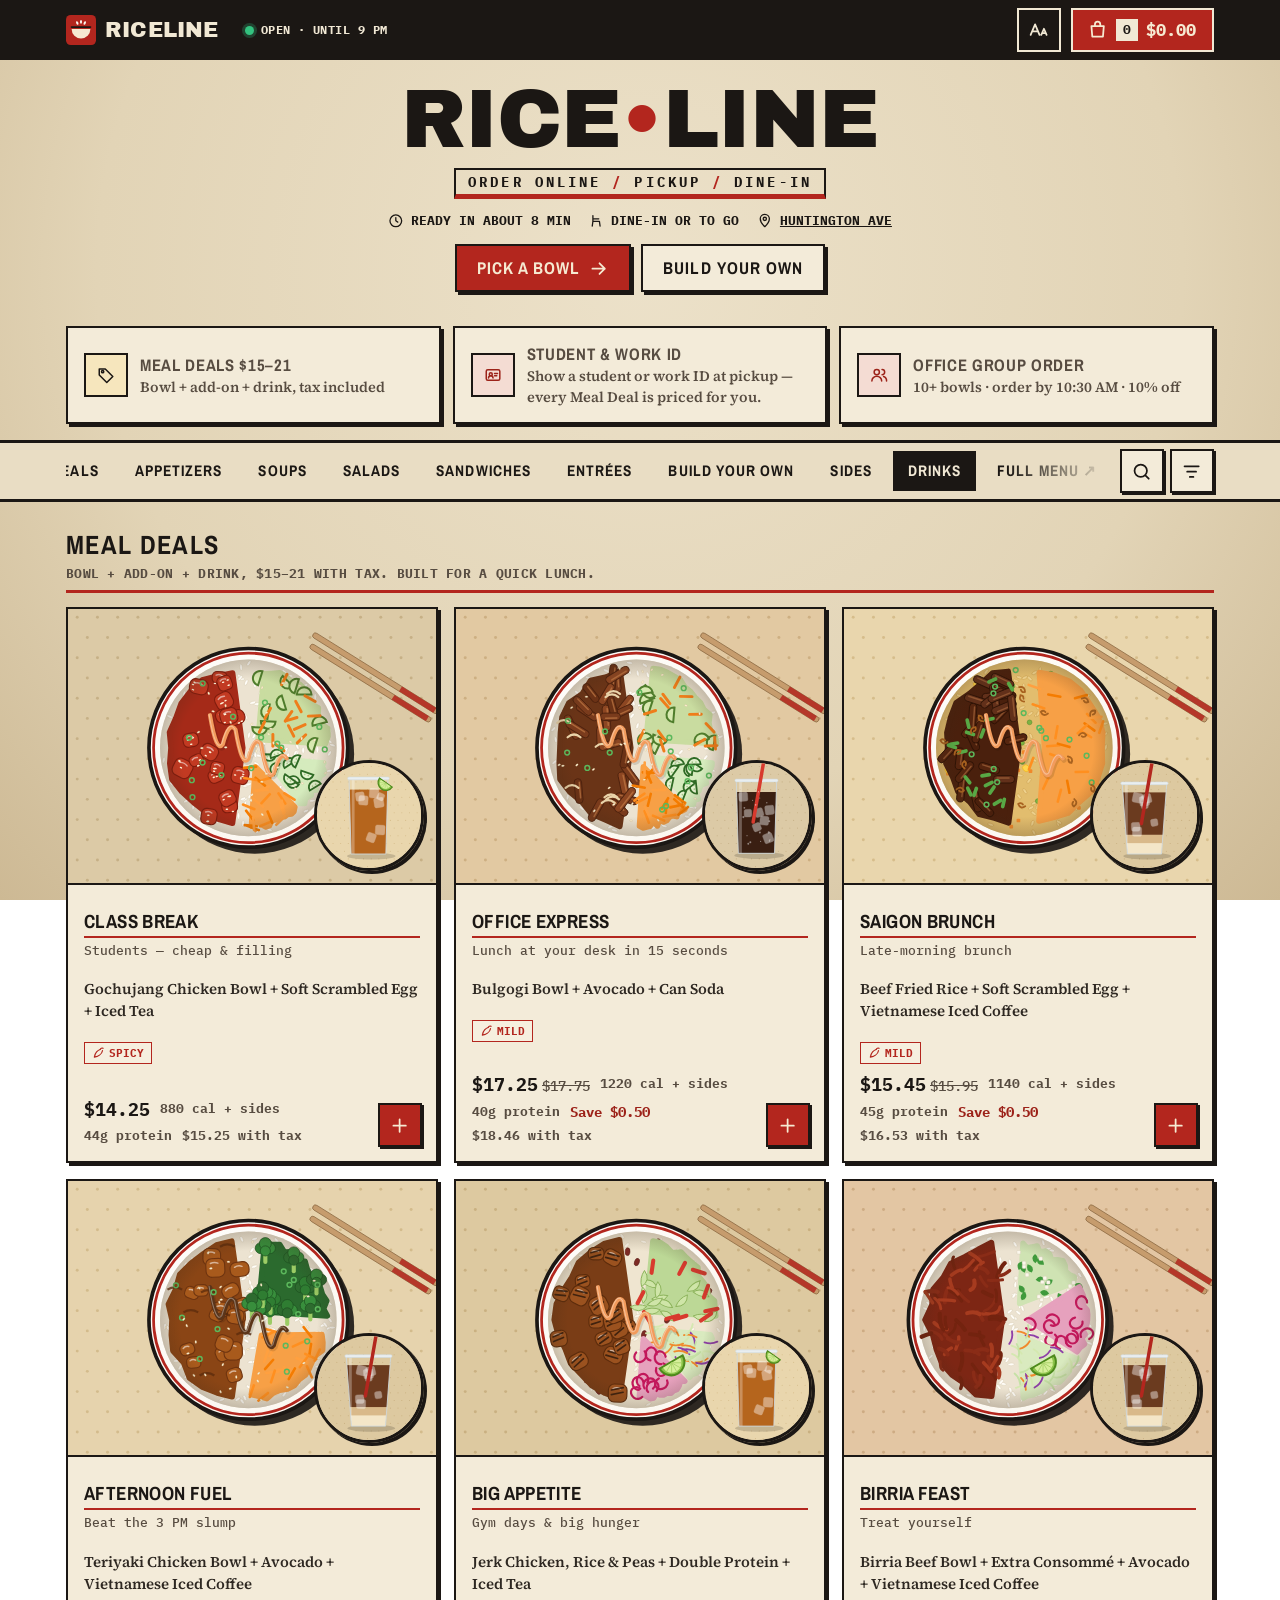
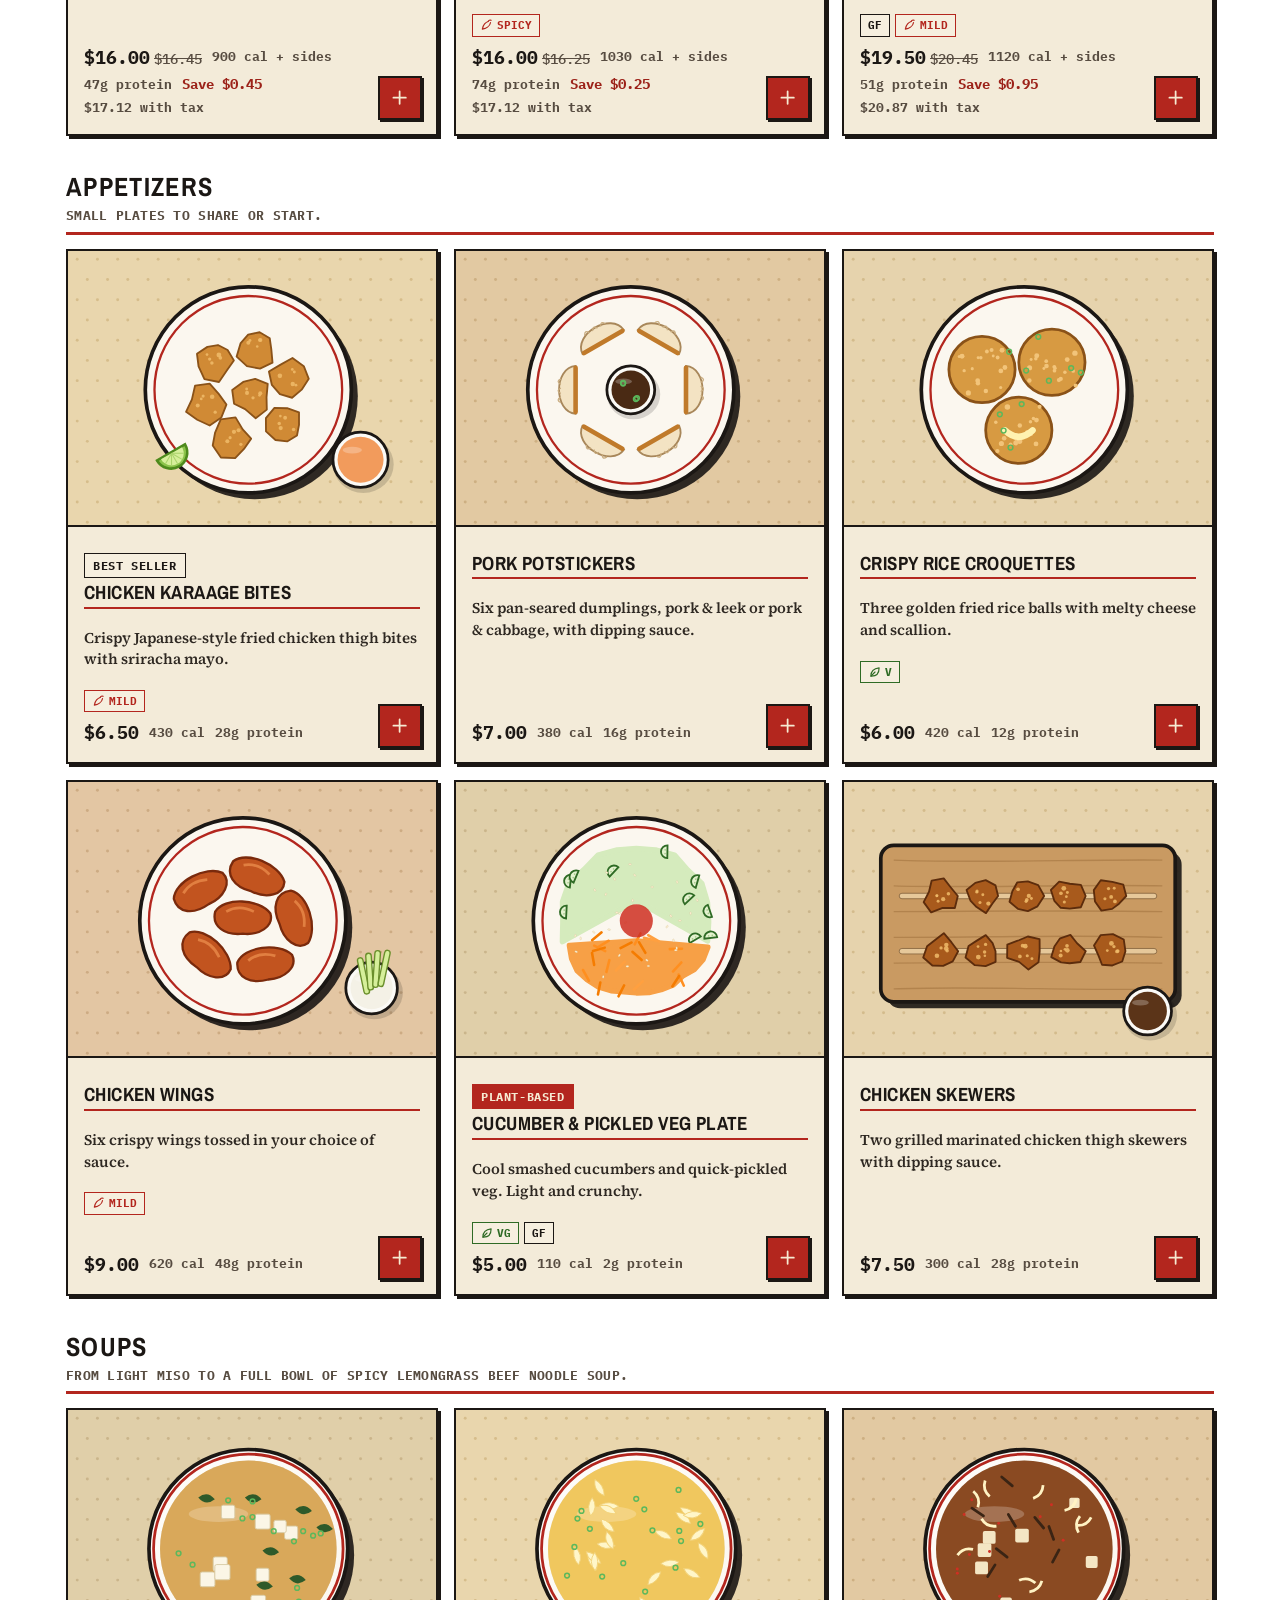
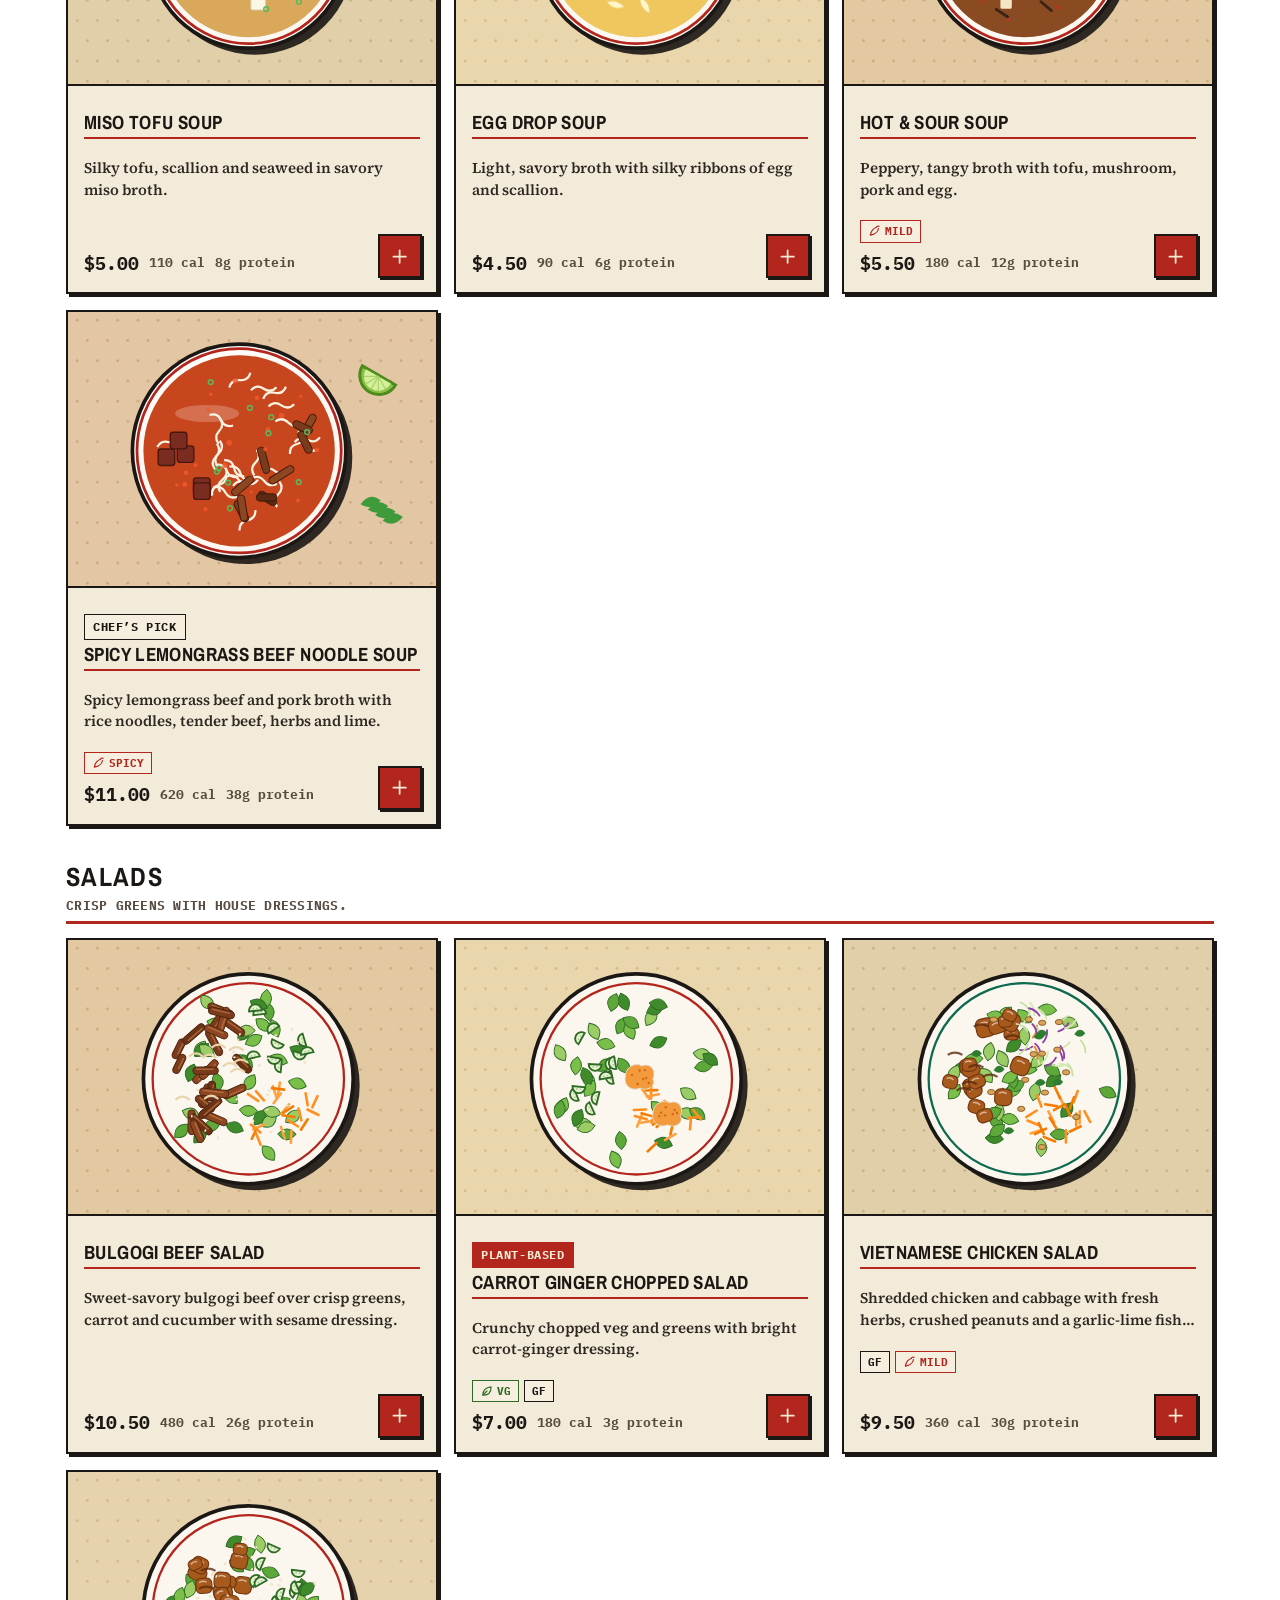
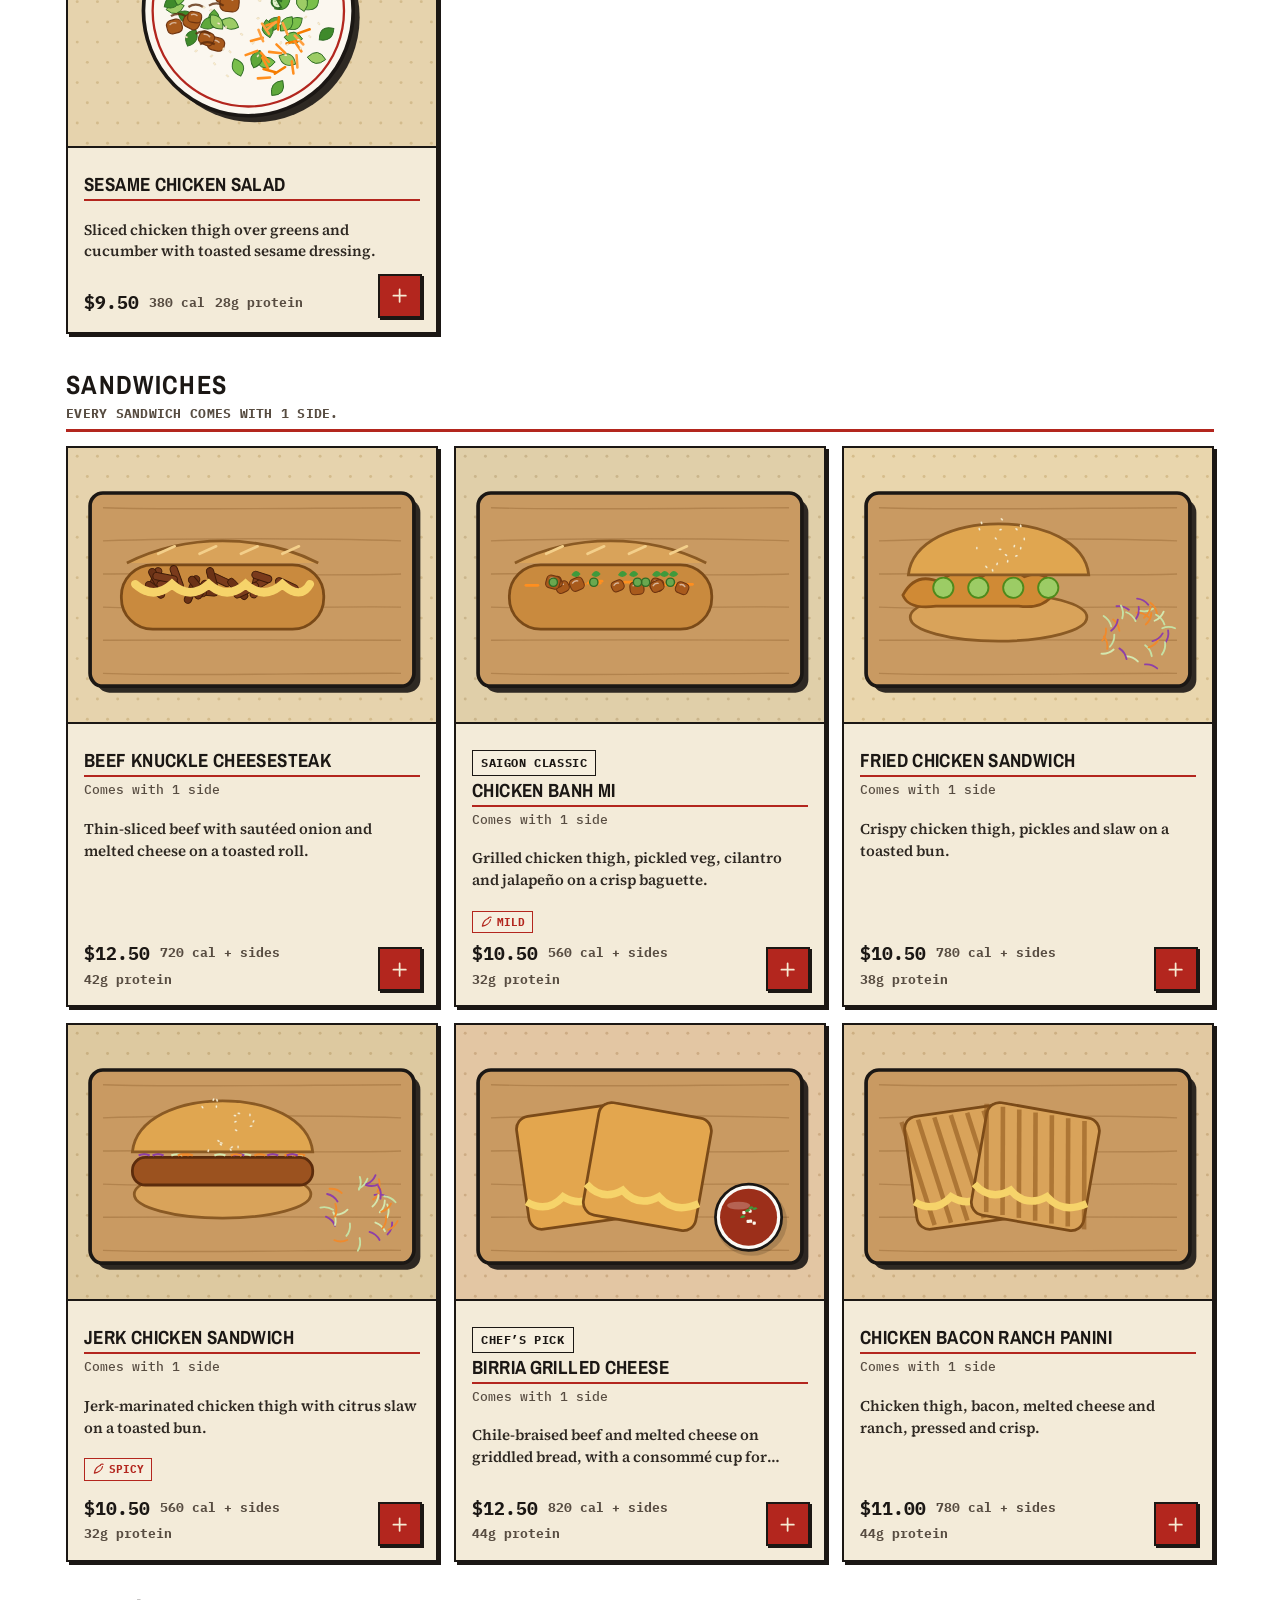
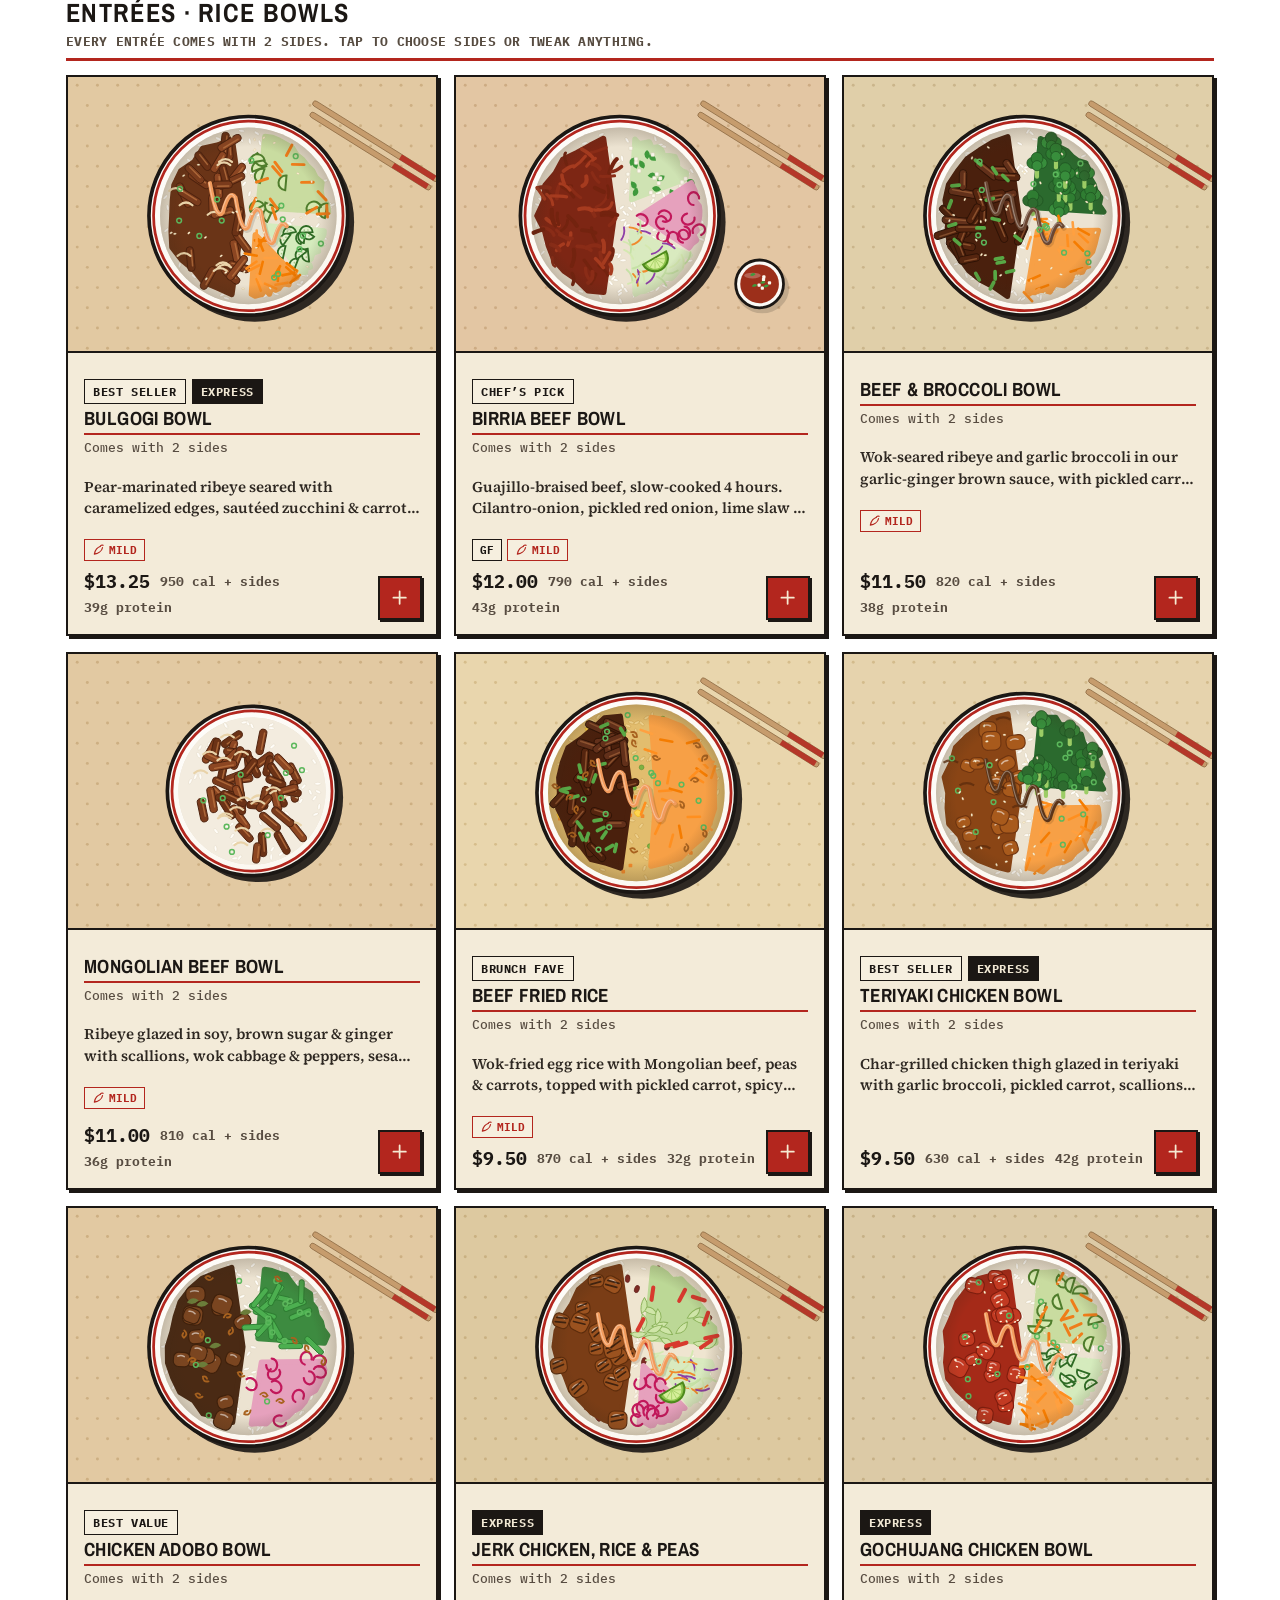
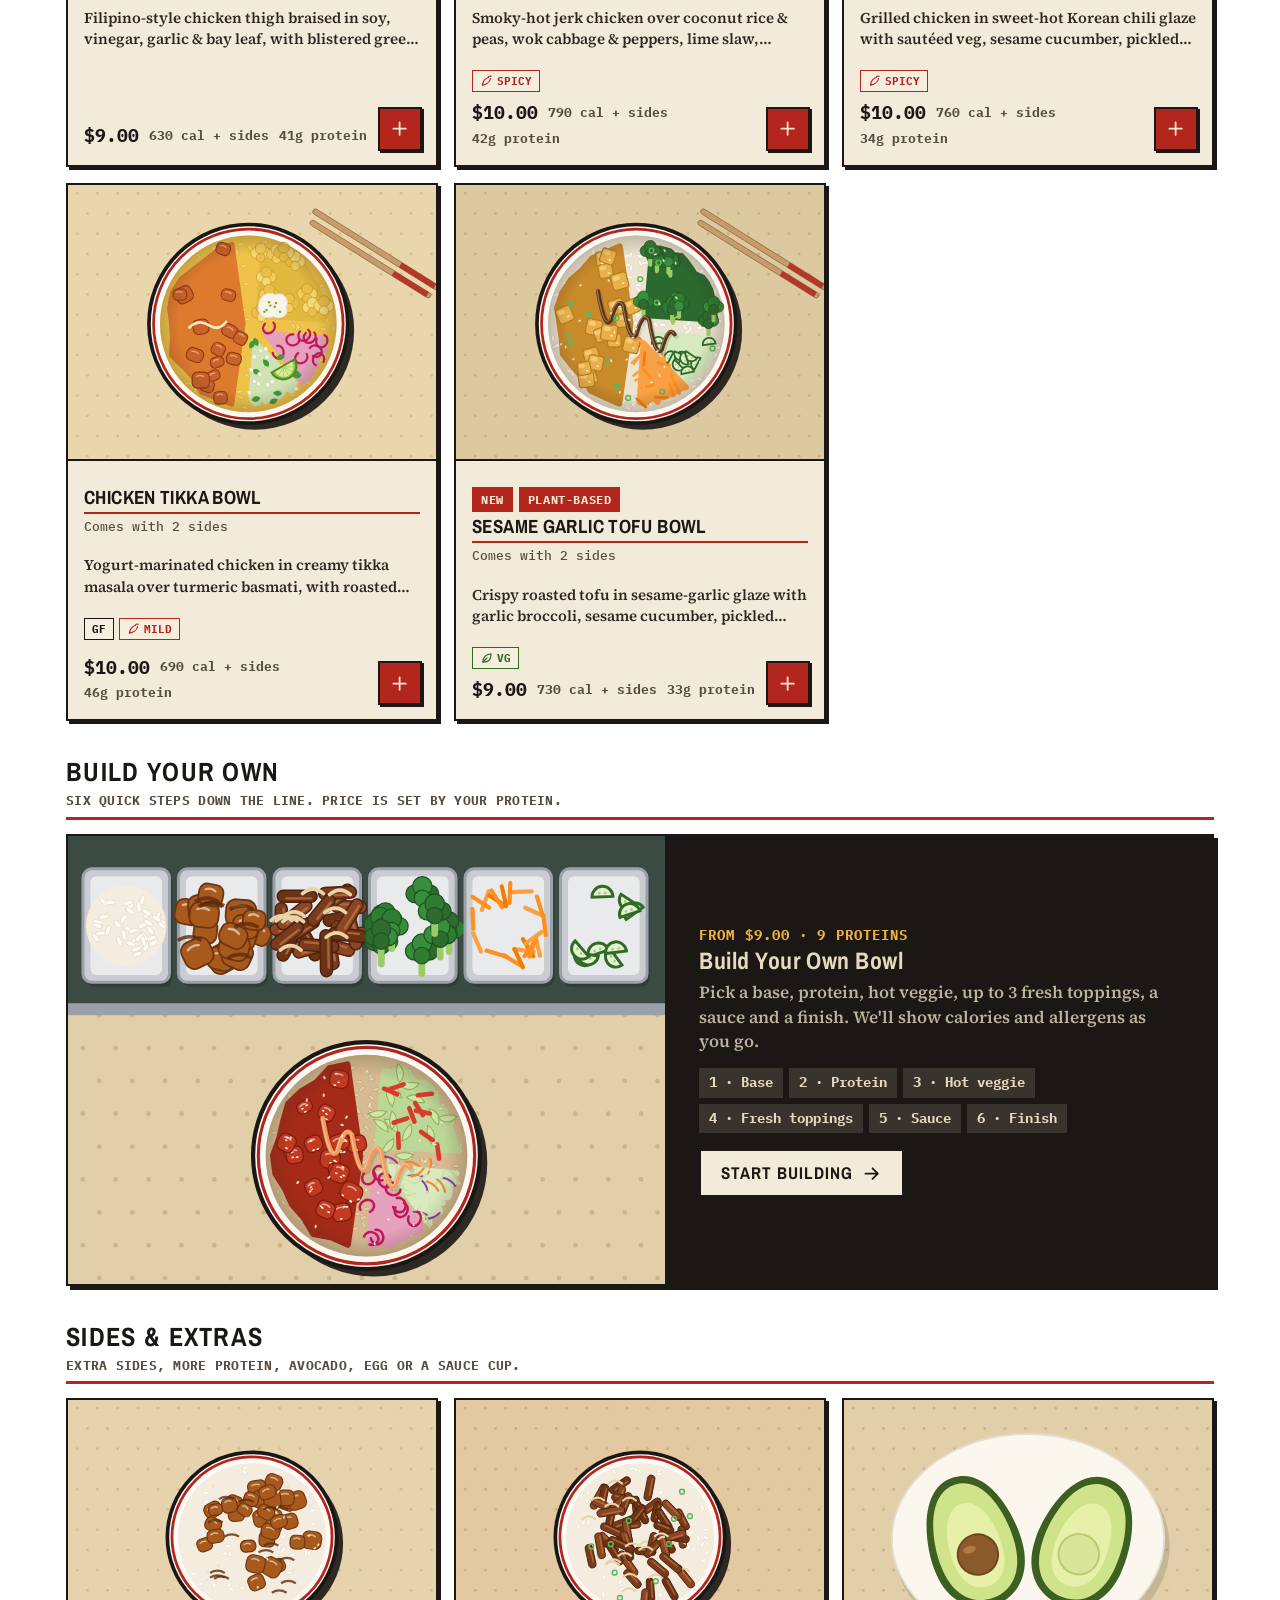
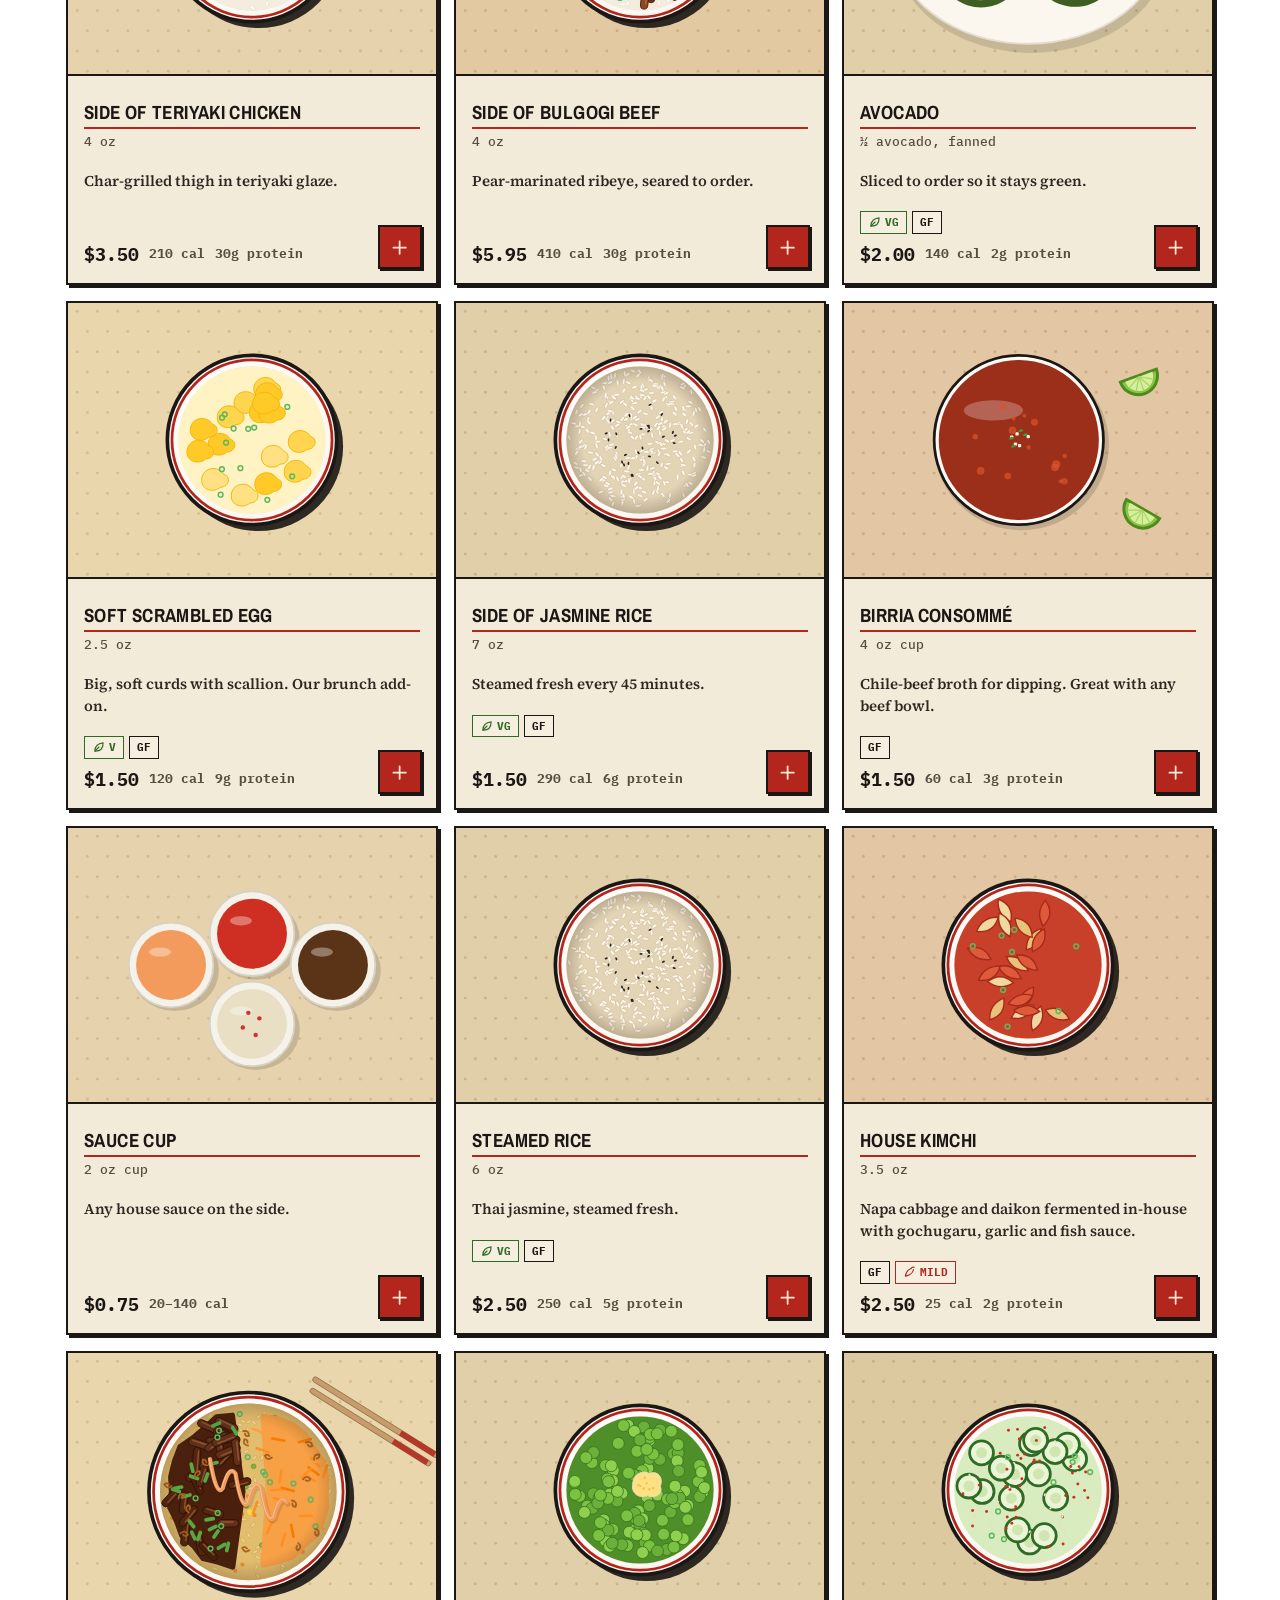
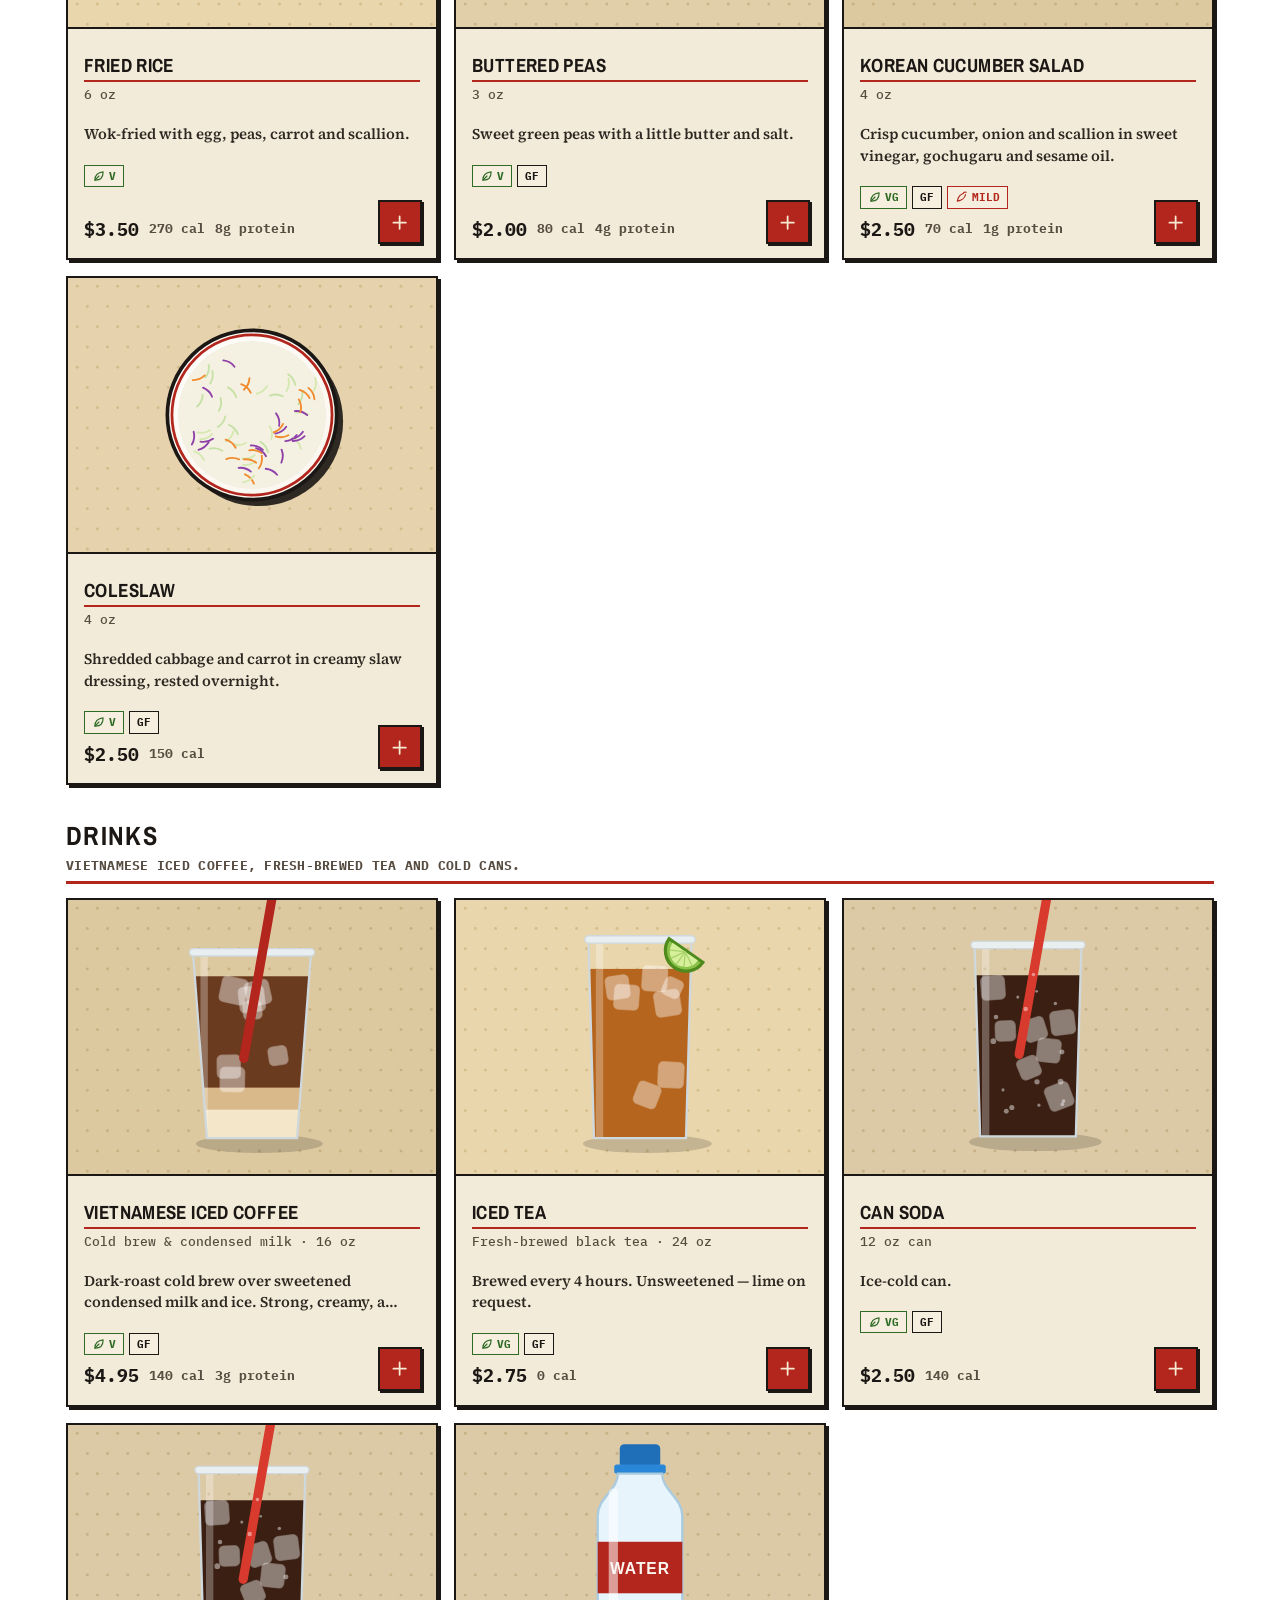
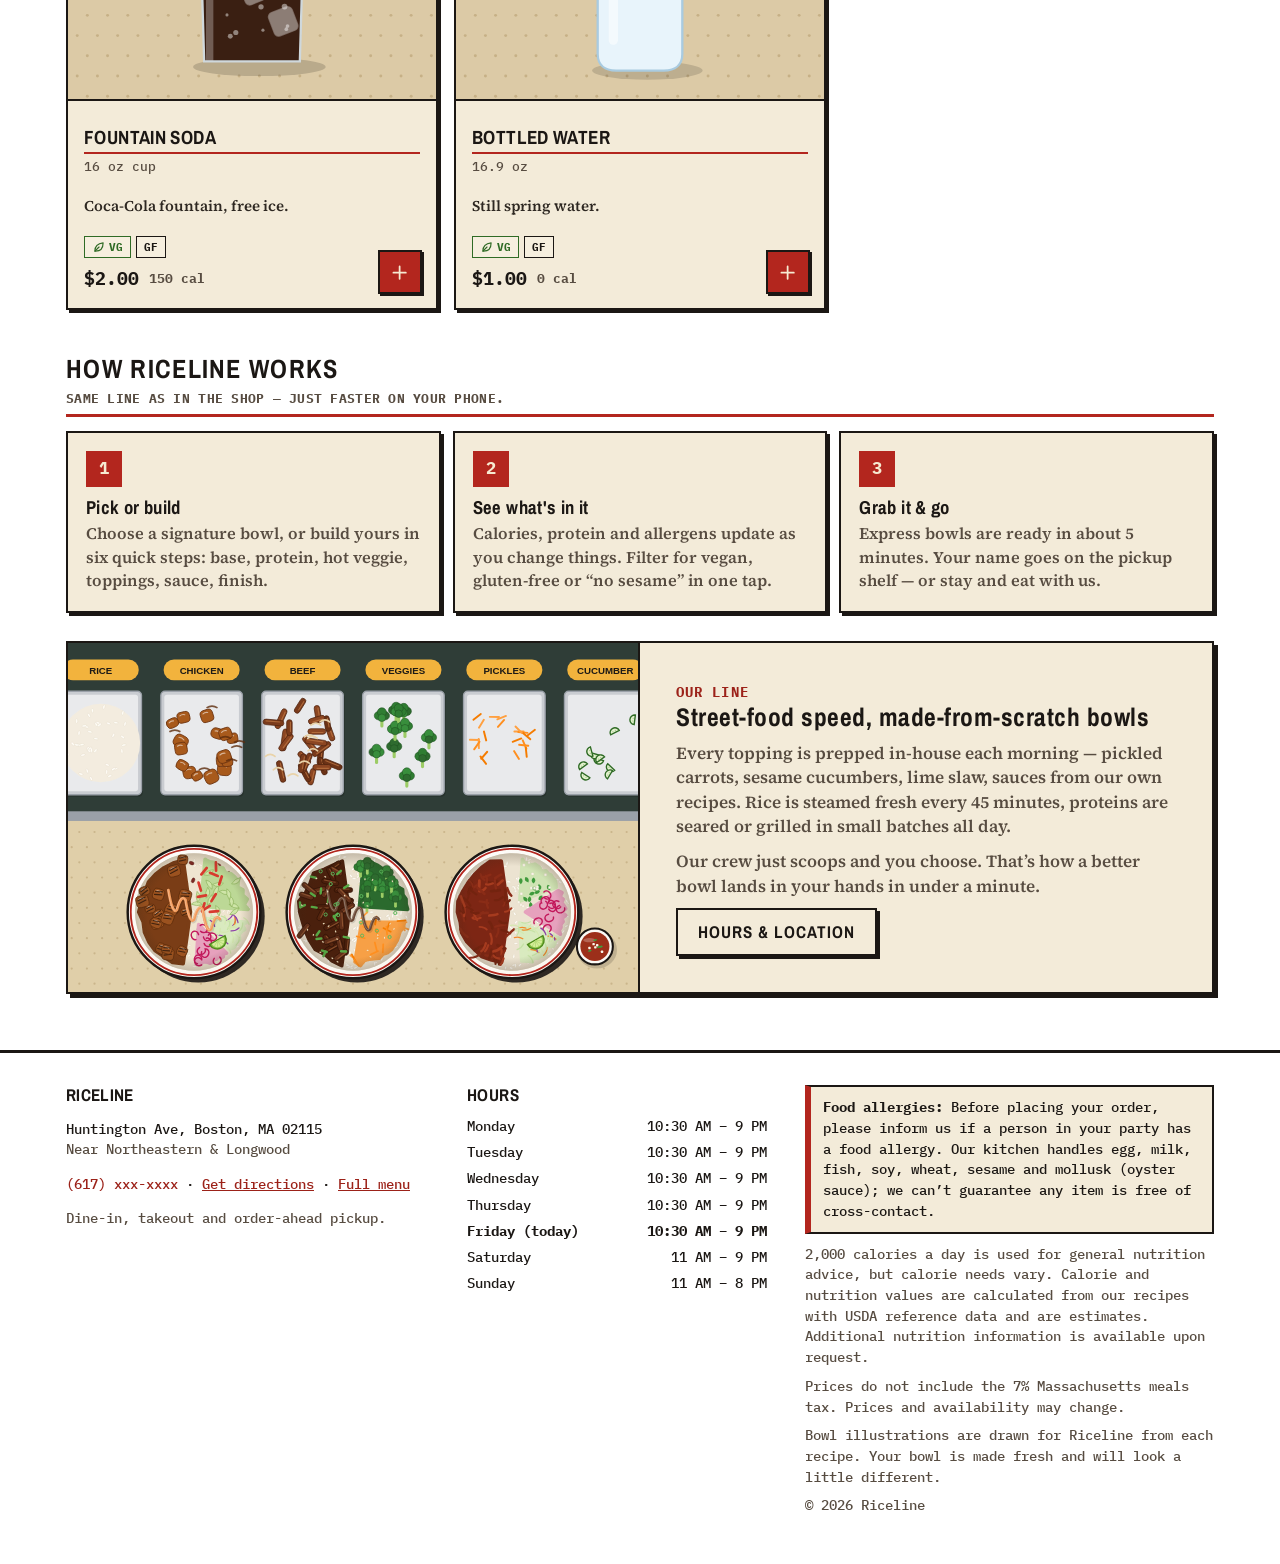
<file: order.html>
<!doctype html>
<html lang="en">
<head>
<meta charset="utf-8">
<meta name="viewport" content="width=device-width, initial-scale=1, viewport-fit=cover">
<title>Order Online — Riceline Rice Bowls, Boston</title>
<meta name="description" content="Riceline is a fast-casual rice bowl shop in Boston. Bulgogi, birria, teriyaki, jerk & tofu bowls, Meal Deals from $15 with tax, Vietnamese iced coffee. Order ahead for pickup or dine in.">
<meta name="theme-color" content="#1b1714">
<link rel="canonical" href="order.html">
<meta property="og:type" content="website">
<meta property="og:title" content="Riceline — Rice bowls, ready in minutes">
<meta property="og:description" content="Signature bowls, build-your-own, Meal Deals and Vietnamese iced coffee. Order ahead for pickup in Boston.">
<meta property="og:image" content="img/og-image.jpg">
<meta name="twitter:card" content="summary_large_image">
<link rel="icon" href="icons/favicon.svg" type="image/svg+xml">
<link rel="icon" href="icons/icon-192.png" sizes="192x192" type="image/png">
<link rel="apple-touch-icon" href="icons/apple-touch-icon.png">
<link rel="manifest" href="manifest.webmanifest">
<link rel="stylesheet" href="css/styles.css">
<script type="application/ld+json">{"@context": "https://schema.org", "@type": "Restaurant", "name": "Riceline", "servesCuisine": ["Vietnamese", "Asian", "Rice bowls"], "priceRange": "$", "address": {"@type": "PostalAddress", "streetAddress": "Huntington Ave", "addressLocality": "Boston", "addressRegion": "MA", "postalCode": "02115", "addressCountry": "US"}, "acceptsReservations": false, "openingHoursSpecification": [{"@type": "OpeningHoursSpecification", "dayOfWeek": ["Monday", "Tuesday", "Wednesday", "Thursday", "Friday"], "opens": "10:30", "closes": "21:00"}, {"@type": "OpeningHoursSpecification", "dayOfWeek": "Saturday", "opens": "11:00", "closes": "21:00"}, {"@type": "OpeningHoursSpecification", "dayOfWeek": "Sunday", "opens": "11:00", "closes": "20:00"}], "hasMenu": {"@type": "Menu", "name": "Riceline Menu", "hasMenuSection": [{"@type": "MenuSection", "name": "Entrées (Rice Bowls, with 2 sides)", "hasMenuItem": [{"@type": "MenuItem", "name": "Bulgogi Bowl", "description": "Pear-marinated ribeye seared with caramelized edges, sautéed zucchini & carrot, sesame cucumber, pickled carrot and spicy mayo.", "offers": {"@type": "Offer", "price": "13.25", "priceCurrency": "USD"}, "nutrition": {"@type": "NutritionInformation", "calories": "950 calories"}}, {"@type": "MenuItem", "name": "Birria Beef Bowl", "description": "Guajillo-braised beef, slow-cooked 4 hours. Cilantro-onion, pickled red onion, lime slaw — plus a cup of rich consommé for dipping.", "offers": {"@type": "Offer", "price": "12.00", "priceCurrency": "USD"}, "nutrition": {"@type": "NutritionInformation", "calories": "790 calories"}}, {"@type": "MenuItem", "name": "Beef & Broccoli Bowl", "description": "Wok-seared ribeye and garlic broccoli in our garlic-ginger brown sauce, with pickled carrot and scallions.", "offers": {"@type": "Offer", "price": "11.50", "priceCurrency": "USD"}, "nutrition": {"@type": "NutritionInformation", "calories": "820 calories"}}, {"@type": "MenuItem", "name": "Mongolian Beef Bowl", "description": "Ribeye glazed in soy, brown sugar & ginger with scallions, wok cabbage & peppers, sesame cucumber and crispy onions.", "offers": {"@type": "Offer", "price": "11.00", "priceCurrency": "USD"}, "nutrition": {"@type": "NutritionInformation", "calories": "810 calories"}}, {"@type": "MenuItem", "name": "Beef Fried Rice", "description": "Wok-fried egg rice with Mongolian beef, peas & carrots, topped with pickled carrot, spicy mayo and crispy onions.", "offers": {"@type": "Offer", "price": "9.50", "priceCurrency": "USD"}, "nutrition": {"@type": "NutritionInformation", "calories": "870 calories"}}, {"@type": "MenuItem", "name": "Teriyaki Chicken Bowl", "description": "Char-grilled chicken thigh glazed in teriyaki with garlic broccoli, pickled carrot, scallions and toasted sesame.", "offers": {"@type": "Offer", "price": "9.50", "priceCurrency": "USD"}, "nutrition": {"@type": "NutritionInformation", "calories": "630 calories"}}, {"@type": "MenuItem", "name": "Chicken Adobo Bowl", "description": "Filipino-style chicken thigh braised in soy, vinegar, garlic & bay leaf, with blistered green beans, pickled red onion and crispy onions.", "offers": {"@type": "Offer", "price": "9.00", "priceCurrency": "USD"}, "nutrition": {"@type": "NutritionInformation", "calories": "630 calories"}}, {"@type": "MenuItem", "name": "Jerk Chicken, Rice & Peas", "description": "Smoky-hot jerk chicken over coconut rice & peas, wok cabbage & peppers, lime slaw, pickled red onion and spicy mayo.", "offers": {"@type": "Offer", "price": "10.00", "priceCurrency": "USD"}, "nutrition": {"@type": "NutritionInformation", "calories": "790 calories"}}, {"@type": "MenuItem", "name": "Gochujang Chicken Bowl", "description": "Grilled chicken in sweet-hot Korean chili glaze with sautéed veg, sesame cucumber, pickled carrot and spicy mayo.", "offers": {"@type": "Offer", "price": "10.00", "priceCurrency": "USD"}, "nutrition": {"@type": "NutritionInformation", "calories": "760 calories"}}, {"@type": "MenuItem", "name": "Chicken Tikka Bowl", "description": "Yogurt-marinated chicken in creamy tikka masala over turmeric basmati, with roasted turmeric cauliflower and cooling cucumber raita.", "offers": {"@type": "Offer", "price": "10.00", "priceCurrency": "USD"}, "nutrition": {"@type": "NutritionInformation", "calories": "690 calories"}}, {"@type": "MenuItem", "name": "Sesame Garlic Tofu Bowl", "description": "Crispy roasted tofu in sesame-garlic glaze with garlic broccoli, sesame cucumber, pickled carrot and teriyaki. 100% plant-based.", "offers": {"@type": "Offer", "price": "9.00", "priceCurrency": "USD"}, "nutrition": {"@type": "NutritionInformation", "calories": "730 calories"}}]}, {"@type": "MenuSection", "name": "Appetizers", "hasMenuItem": [{"@type": "MenuItem", "name": "Chicken Karaage Bites", "description": "Crispy Japanese-style fried chicken thigh bites with sriracha mayo.", "offers": {"@type": "Offer", "price": "6.50", "priceCurrency": "USD"}}, {"@type": "MenuItem", "name": "Pork Potstickers", "description": "Six pan-seared dumplings, pork & leek or pork & cabbage, with dipping sauce.", "offers": {"@type": "Offer", "price": "7.00", "priceCurrency": "USD"}}, {"@type": "MenuItem", "name": "Crispy Rice Croquettes", "description": "Three golden fried rice balls with melty cheese and scallion.", "offers": {"@type": "Offer", "price": "6.00", "priceCurrency": "USD"}}, {"@type": "MenuItem", "name": "Chicken Wings", "description": "Six crispy wings tossed in your choice of sauce.", "offers": {"@type": "Offer", "price": "9.00", "priceCurrency": "USD"}}, {"@type": "MenuItem", "name": "Cucumber & Pickled Veg Plate", "description": "Cool smashed cucumbers and quick-pickled veg. Light and crunchy.", "offers": {"@type": "Offer", "price": "5.00", "priceCurrency": "USD"}}, {"@type": "MenuItem", "name": "Chicken Skewers", "description": "Two grilled marinated chicken thigh skewers with dipping sauce.", "offers": {"@type": "Offer", "price": "7.50", "priceCurrency": "USD"}}]}, {"@type": "MenuSection", "name": "Soups", "hasMenuItem": [{"@type": "MenuItem", "name": "Miso Tofu Soup", "description": "Silky tofu, scallion and seaweed in savory miso broth.", "offers": {"@type": "Offer", "price": "5.00", "priceCurrency": "USD"}}, {"@type": "MenuItem", "name": "Egg Drop Soup", "description": "Light, savory broth with silky ribbons of egg and scallion.", "offers": {"@type": "Offer", "price": "4.50", "priceCurrency": "USD"}}, {"@type": "MenuItem", "name": "Hot & Sour Soup", "description": "Peppery, tangy broth with tofu, mushroom, pork and egg.", "offers": {"@type": "Offer", "price": "5.50", "priceCurrency": "USD"}}, {"@type": "MenuItem", "name": "Spicy Lemongrass Beef Noodle Soup", "description": "Spicy lemongrass beef and pork broth with rice noodles, tender beef, herbs and lime.", "offers": {"@type": "Offer", "price": "11.00", "priceCurrency": "USD"}}]}, {"@type": "MenuSection", "name": "Salads", "hasMenuItem": [{"@type": "MenuItem", "name": "Bulgogi Beef Salad", "description": "Sweet-savory bulgogi beef over crisp greens, carrot and cucumber with sesame dressing.", "offers": {"@type": "Offer", "price": "10.50", "priceCurrency": "USD"}}, {"@type": "MenuItem", "name": "Carrot Ginger Chopped Salad", "description": "Crunchy chopped veg and greens with bright carrot-ginger dressing.", "offers": {"@type": "Offer", "price": "7.00", "priceCurrency": "USD"}}, {"@type": "MenuItem", "name": "Vietnamese Chicken Salad", "description": "Shredded chicken and cabbage with fresh herbs, crushed peanuts and a garlic-lime fish sauce dressing.", "offers": {"@type": "Offer", "price": "9.50", "priceCurrency": "USD"}}, {"@type": "MenuItem", "name": "Sesame Chicken Salad", "description": "Sliced chicken thigh over greens and cucumber with toasted sesame dressing.", "offers": {"@type": "Offer", "price": "9.50", "priceCurrency": "USD"}}]}, {"@type": "MenuSection", "name": "Sandwiches", "hasMenuItem": [{"@type": "MenuItem", "name": "Beef Knuckle Cheesesteak", "description": "Thin-sliced beef with sautéed onion and melted cheese on a toasted roll.", "offers": {"@type": "Offer", "price": "12.50", "priceCurrency": "USD"}}, {"@type": "MenuItem", "name": "Chicken Banh Mi", "description": "Grilled chicken thigh, pickled veg, cilantro and jalapeño on a crisp baguette.", "offers": {"@type": "Offer", "price": "10.50", "priceCurrency": "USD"}}, {"@type": "MenuItem", "name": "Fried Chicken Sandwich", "description": "Crispy chicken thigh, pickles and slaw on a toasted bun.", "offers": {"@type": "Offer", "price": "10.50", "priceCurrency": "USD"}}, {"@type": "MenuItem", "name": "Jerk Chicken Sandwich", "description": "Jerk-marinated chicken thigh with citrus slaw on a toasted bun.", "offers": {"@type": "Offer", "price": "10.50", "priceCurrency": "USD"}}, {"@type": "MenuItem", "name": "Birria Grilled Cheese", "description": "Chile-braised beef and melted cheese on griddled bread, with a consommé cup for dipping.", "offers": {"@type": "Offer", "price": "12.50", "priceCurrency": "USD"}}, {"@type": "MenuItem", "name": "Chicken Bacon Ranch Panini", "description": "Chicken thigh, bacon, melted cheese and ranch, pressed and crisp.", "offers": {"@type": "Offer", "price": "11.00", "priceCurrency": "USD"}}]}, {"@type": "MenuSection", "name": "Meal Deals", "hasMenuItem": [{"@type": "MenuItem", "name": "Class Break", "offers": {"@type": "Offer", "price": "14.25", "priceCurrency": "USD"}}, {"@type": "MenuItem", "name": "Office Express", "offers": {"@type": "Offer", "price": "17.25", "priceCurrency": "USD"}}, {"@type": "MenuItem", "name": "Saigon Brunch", "offers": {"@type": "Offer", "price": "15.45", "priceCurrency": "USD"}}, {"@type": "MenuItem", "name": "Afternoon Fuel", "offers": {"@type": "Offer", "price": "16.00", "priceCurrency": "USD"}}, {"@type": "MenuItem", "name": "Big Appetite", "offers": {"@type": "Offer", "price": "16.00", "priceCurrency": "USD"}}, {"@type": "MenuItem", "name": "Birria Feast", "offers": {"@type": "Offer", "price": "19.50", "priceCurrency": "USD"}}]}, {"@type": "MenuSection", "name": "Drinks", "hasMenuItem": [{"@type": "MenuItem", "name": "Vietnamese Iced Coffee", "offers": {"@type": "Offer", "price": "4.95", "priceCurrency": "USD"}}, {"@type": "MenuItem", "name": "Iced Tea", "offers": {"@type": "Offer", "price": "2.75", "priceCurrency": "USD"}}, {"@type": "MenuItem", "name": "Can Soda", "offers": {"@type": "Offer", "price": "2.50", "priceCurrency": "USD"}}, {"@type": "MenuItem", "name": "Fountain Soda", "offers": {"@type": "Offer", "price": "2.00", "priceCurrency": "USD"}}, {"@type": "MenuItem", "name": "Bottled Water", "offers": {"@type": "Offer", "price": "1.00", "priceCurrency": "USD"}}]}]}}</script>
</head>
<body>
<svg width="0" height="0" style="position:absolute" aria-hidden="true">
  <symbol id="i-bag" viewBox="0 0 24 24"><path d="M5 8h14l-1 12H6L5 8z"/><path d="M9 8V6a3 3 0 0 1 6 0v2"/></symbol>
  <symbol id="i-clock" viewBox="0 0 24 24"><circle cx="12" cy="12" r="9"/><path d="M12 7v5l3 2"/></symbol>
  <symbol id="i-pin" viewBox="0 0 24 24"><path d="M12 21s-7-6.2-7-12a7 7 0 0 1 14 0c0 5.8-7 12-7 12z"/><circle cx="12" cy="9" r="2.5"/></symbol>
  <symbol id="i-search" viewBox="0 0 24 24"><circle cx="11" cy="11" r="7"/><path d="M20 20l-3.5-3.5"/></symbol>
  <symbol id="i-filter" viewBox="0 0 24 24"><path d="M4 6h16M7 12h10M10 18h4"/></symbol>
  <symbol id="i-plus" viewBox="0 0 24 24"><path d="M12 5v14M5 12h14"/></symbol>
  <symbol id="i-minus" viewBox="0 0 24 24"><path d="M5 12h14"/></symbol>
  <symbol id="i-x" viewBox="0 0 24 24"><path d="M6 6l12 12M18 6L6 18"/></symbol>
  <symbol id="i-check" viewBox="0 0 24 24"><path d="M5 12l5 5 9-10"/></symbol>
  <symbol id="i-leaf" viewBox="0 0 24 24"><path d="M5 19c0-8 5-13 14-14 0 9-5 14-13 14"/><path d="M5 19l7-7"/></symbol>
  <symbol id="i-chili" viewBox="0 0 24 24"><path d="M14 6c-4 1-9 6-10 13 6-1 13-5 14-11"/><path d="M14 6c1-2 3-3 5-2"/></symbol>
  <symbol id="i-arrow" viewBox="0 0 24 24"><path d="M5 12h14M13 6l6 6-6 6"/></symbol>
  <symbol id="i-back" viewBox="0 0 24 24"><path d="M19 12H5M11 6l-6 6 6 6"/></symbol>
  <symbol id="i-trash" viewBox="0 0 24 24"><path d="M4 7h16M10 11v6M14 11v6M6 7l1 13h10l1-13M9 7V4h6v3"/></symbol>
  <symbol id="i-tag" viewBox="0 0 24 24"><path d="M3 12V4h8l10 10-8 8L3 12z"/><circle cx="7.5" cy="7.5" r="1.5"/></symbol>
  <symbol id="i-phone" viewBox="0 0 24 24"><path d="M5 4h4l2 5-2.5 1.5a11 11 0 0 0 5 5L15 13l5 2v4a2 2 0 0 1-2 2A16 16 0 0 1 3 6a2 2 0 0 1 2-2"/></symbol>
  <symbol id="i-text" viewBox="0 0 24 24"><path d="M3 18l5-12 5 12M5 14h6M15 18l3-7 3 7M16 16h4"/></symbol>
  <symbol id="i-users" viewBox="0 0 24 24"><circle cx="9" cy="8" r="3.5"/><path d="M2.5 20a6.5 6.5 0 0 1 13 0"/><path d="M16 4.5a3.5 3.5 0 0 1 0 7M18 14a6 6 0 0 1 4 6"/></symbol>
  <symbol id="i-id" viewBox="0 0 24 24"><rect x="3" y="5" width="18" height="14" rx="2"/><circle cx="9" cy="11" r="2"/><path d="M6 16a3 3 0 0 1 6 0M14 10h4M14 13h3"/></symbol>
  <symbol id="i-bolt" viewBox="0 0 24 24"><path d="M13 3L5 13h6l-1 8 8-10h-6l1-8z"/></symbol>
  <symbol id="i-seat" viewBox="0 0 24 24"><path d="M6 4v9h10M6 13l-1 7M16 13l1 7M6 9h9"/></symbol>
</svg>
<a class="skip" href="#menu">Skip to menu</a>

<header class="topbar">
  <div class="wrap">
    <a class="brand" href="./" aria-label="Riceline home">
      <svg viewBox="0 0 64 64" aria-hidden="true"><rect width="64" height="64" rx="10" fill="#b3261e"/><path d="M12 30h40a20 20 0 0 1-40 0z" fill="#f6ead2"/><rect x="10" y="24" width="44" height="3.5" rx="1.75" fill="#1b1714"/><ellipse cx="24" cy="17" rx="2.2" ry="4" transform="rotate(-25 24 17)" fill="#fbf7f0"/><ellipse cx="32" cy="14.5" rx="2.2" ry="4" fill="#fbf7f0"/><ellipse cx="40" cy="17" rx="2.2" ry="4" transform="rotate(25 40 17)" fill="#fbf7f0"/></svg>
      <span>RICELINE</span>
    </a>
    <button class="status-pill" id="statusPill" type="button"><span class="status-dot"></span>…</button>
    <span class="spacer"></span>
    <button class="icon-btn" id="textSize" type="button" aria-pressed="false" aria-label="Larger text" title="Larger text"><svg class="icon" aria-hidden="true"><use href="#i-text"/></svg></button>
    <button class="bag-btn" id="bagBtn" type="button" aria-label="Bag"><svg class="icon" aria-hidden="true"><use href="#i-bag"/></svg><span class="bag-count" id="bagCount">0</span><span class="bag-total" id="bagTotal">$0.00</span></button>
  </div>
</header>

<main id="main">
  <section class="hero" aria-labelledby="heroTitle">
    <div class="wrap">
      <h1 id="heroTitle">RICE<em>•</em>LINE <span class="sr-only">— order online</span></h1>
      <div class="ban">ORDER ONLINE <i>/</i> PICKUP <i>/</i> DINE-IN</div>
      <ul class="hero-facts">
        <li><svg class="icon" aria-hidden="true"><use href="#i-clock"/></svg><span>Ready in about <span data-std-min>8</span> min</span></li>
        <li><svg class="icon" aria-hidden="true"><use href="#i-seat"/></svg><span>Dine-in or to go</span></li>
        <li><svg class="icon" aria-hidden="true"><use href="#i-pin"/></svg><a href="#" data-maps target="_blank" rel="noopener"><span data-addr>Boston</span></a></li>
      </ul>
      <div class="hero-ctas">
        <button class="btn btn-primary" type="button" data-goto="sec-bowls">Pick a bowl <svg class="icon" aria-hidden="true"><use href="#i-arrow"/></svg></button>
        <button class="btn btn-light" type="button" data-start-byo>Build your own</button>
      </div>
    </div>
  </section>

  <div class="promos" role="list">
    <button class="promo" type="button" role="listitem" data-goto="sec-deals"><span class="promo-ic"><svg class="icon" aria-hidden="true"><use href="#i-tag"/></svg></span><span><strong>Meal Deals $15–21</strong><span>Bowl + add-on + drink, tax included</span></span></button>
    <button class="promo jade" type="button" role="listitem" data-open-info><span class="promo-ic"><svg class="icon" aria-hidden="true"><use href="#i-id"/></svg></span><span><strong>Student & work ID</strong><span data-student></span></span></button>
    <button class="promo chili" type="button" role="listitem" data-open-info><span class="promo-ic"><svg class="icon" aria-hidden="true"><use href="#i-users"/></svg></span><span><strong>Office group order</strong><span data-group></span></span></button>
  </div>

  <nav class="catnav" aria-label="Menu categories">
    <div class="wrap">
      <div class="cats">
        <a class="cat" href="#sec-deals">Meal Deals</a>
        <a class="cat" href="#sec-apps">Appetizers</a>
        <a class="cat" href="#sec-soups">Soups</a>
        <a class="cat" href="#sec-salads">Salads</a>
        <a class="cat" href="#sec-sandwiches">Sandwiches</a>
        <a class="cat" href="#sec-bowls">Entrées</a>
        <a class="cat" href="#sec-byo">Build Your Own</a>
        <a class="cat" href="#sec-sides">Sides</a>
        <a class="cat" href="#sec-drinks">Drinks</a>
        <a class="cat cat-link" href="./">Full menu ↗</a>
      </div>
      <div class="nav-tools">
        <button class="icon-btn" id="searchBtn" type="button" aria-label="Search the menu" aria-expanded="false" aria-controls="searchbar"><svg class="icon" aria-hidden="true"><use href="#i-search"/></svg></button>
        <button class="icon-btn filter-btn" id="filterBtn" type="button" aria-label="Dietary and allergen filters"><svg class="icon" aria-hidden="true"><use href="#i-filter"/></svg><span class="filter-badge" id="filterCount">0</span></button>
      </div>
    </div>
  </nav>
  <div class="wrap">
    <div class="searchbar" id="searchbar" role="search">
      <label class="search-field"><svg class="icon" aria-hidden="true"><use href="#i-search"/></svg><span class="sr-only">Search dishes</span><input id="q" type="search" placeholder="Search “chicken”, “spicy”, “tofu”…" autocomplete="off" enterkeyhint="search"><button class="icon-btn" id="qClear" type="button" aria-label="Clear search" style="width:36px;height:36px;border:0"><svg class="icon" aria-hidden="true"><use href="#i-x"/></svg></button></label>
    </div>
    <div class="active-filters" id="activeFilters" hidden></div>
  </div>

  <div id="menu" aria-live="polite">
    <noscript><div class="wrap" style="padding:24px 16px"><h2>Menu</h2><p>Turn on JavaScript to order online. Here is our full menu:</p>
<h3>Appetizers</h3><ul><li><b>Chicken Karaage Bites</b> — $6.50. Crispy Japanese-style fried chicken thigh bites with sriracha mayo.</li><li><b>Pork Potstickers</b> — $7.00. Six pan-seared dumplings, pork &amp; leek or pork &amp; cabbage, with dipping sauce.</li><li><b>Crispy Rice Croquettes</b> — $6.00. Three golden fried rice balls with melty cheese and scallion.</li><li><b>Chicken Wings</b> — $9.00. Six crispy wings tossed in your choice of sauce.</li><li><b>Cucumber &amp; Pickled Veg Plate</b> — $5.00. Cool smashed cucumbers and quick-pickled veg. Light and crunchy.</li><li><b>Chicken Skewers</b> — $7.50. Two grilled marinated chicken thigh skewers with dipping sauce.</li></ul>
<h3>Soups</h3><ul><li><b>Miso Tofu Soup</b> — $5.00. Silky tofu, scallion and seaweed in savory miso broth.</li><li><b>Egg Drop Soup</b> — $4.50. Light, savory broth with silky ribbons of egg and scallion.</li><li><b>Hot &amp; Sour Soup</b> — $5.50. Peppery, tangy broth with tofu, mushroom, pork and egg.</li><li><b>Spicy Lemongrass Beef Noodle Soup</b> — $11.00. Spicy lemongrass beef and pork broth with rice noodles, tender beef, herbs and lime.</li></ul>
<h3>Salads</h3><ul><li><b>Bulgogi Beef Salad</b> — $10.50. Sweet-savory bulgogi beef over crisp greens, carrot and cucumber with sesame dressing.</li><li><b>Carrot Ginger Chopped Salad</b> — $7.00. Crunchy chopped veg and greens with bright carrot-ginger dressing.</li><li><b>Vietnamese Chicken Salad</b> — $9.50. Shredded chicken and cabbage with fresh herbs, crushed peanuts and a garlic-lime fish sauce dressing.</li><li><b>Sesame Chicken Salad</b> — $9.50. Sliced chicken thigh over greens and cucumber with toasted sesame dressing.</li></ul>
<h3>Sandwiches</h3><ul><li><b>Beef Knuckle Cheesesteak</b> — $12.50. Thin-sliced beef with sautéed onion and melted cheese on a toasted roll. Comes with 1 side.</li><li><b>Chicken Banh Mi</b> — $10.50. Grilled chicken thigh, pickled veg, cilantro and jalapeño on a crisp baguette. Comes with 1 side.</li><li><b>Fried Chicken Sandwich</b> — $10.50. Crispy chicken thigh, pickles and slaw on a toasted bun. Comes with 1 side.</li><li><b>Jerk Chicken Sandwich</b> — $10.50. Jerk-marinated chicken thigh with citrus slaw on a toasted bun. Comes with 1 side.</li><li><b>Birria Grilled Cheese</b> — $12.50. Chile-braised beef and melted cheese on griddled bread, with a consommé cup for dipping. Comes with 1 side.</li><li><b>Chicken Bacon Ranch Panini</b> — $11.00. Chicken thigh, bacon, melted cheese and ranch, pressed and crisp. Comes with 1 side.</li></ul>
<h3>Entrées (Rice Bowls) — each comes with 2 sides</h3><ul><li><b>Bulgogi Bowl</b> — $13.25 · 950 cal. Pear-marinated ribeye seared with caramelized edges, sautéed zucchini &amp; carrot, sesame cucumber, pickled carrot and spicy mayo.</li><li><b>Birria Beef Bowl</b> — $12.00 · 790 cal. Guajillo-braised beef, slow-cooked 4 hours. Cilantro-onion, pickled red onion, lime slaw — plus a cup of rich consommé for dipping.</li><li><b>Beef &amp; Broccoli Bowl</b> — $11.50 · 820 cal. Wok-seared ribeye and garlic broccoli in our garlic-ginger brown sauce, with pickled carrot and scallions.</li><li><b>Mongolian Beef Bowl</b> — $11.00 · 810 cal. Ribeye glazed in soy, brown sugar &amp; ginger with scallions, wok cabbage &amp; peppers, sesame cucumber and crispy onions.</li><li><b>Beef Fried Rice</b> — $9.50 · 870 cal. Wok-fried egg rice with Mongolian beef, peas &amp; carrots, topped with pickled carrot, spicy mayo and crispy onions.</li><li><b>Teriyaki Chicken Bowl</b> — $9.50 · 630 cal. Char-grilled chicken thigh glazed in teriyaki with garlic broccoli, pickled carrot, scallions and toasted sesame.</li><li><b>Chicken Adobo Bowl</b> — $9.00 · 630 cal. Filipino-style chicken thigh braised in soy, vinegar, garlic &amp; bay leaf, with blistered green beans, pickled red onion and crispy onions.</li><li><b>Jerk Chicken, Rice &amp; Peas</b> — $10.00 · 790 cal. Smoky-hot jerk chicken over coconut rice &amp; peas, wok cabbage &amp; peppers, lime slaw, pickled red onion and spicy mayo.</li><li><b>Gochujang Chicken Bowl</b> — $10.00 · 760 cal. Grilled chicken in sweet-hot Korean chili glaze with sautéed veg, sesame cucumber, pickled carrot and spicy mayo.</li><li><b>Chicken Tikka Bowl</b> — $10.00 · 690 cal. Yogurt-marinated chicken in creamy tikka masala over turmeric basmati, with roasted turmeric cauliflower and cooling cucumber raita.</li><li><b>Sesame Garlic Tofu Bowl</b> — $9.00 · 730 cal. Crispy roasted tofu in sesame-garlic glaze with garlic broccoli, sesame cucumber, pickled carrot and teriyaki. 100% plant-based.</li></ul>
<h3>Meal Deals</h3><ul><li><b>Class Break</b> — $14.25</li><li><b>Office Express</b> — $17.25</li><li><b>Saigon Brunch</b> — $15.45</li><li><b>Afternoon Fuel</b> — $16.00</li><li><b>Big Appetite</b> — $16.00</li><li><b>Birria Feast</b> — $19.50</li></ul>
<h3>Drinks</h3><ul><li>Vietnamese Iced Coffee — $4.95</li><li>Iced Tea — $2.75</li><li>Can Soda — $2.50</li><li>Fountain Soda — $2.00</li><li>Bottled Water — $1.00</li></ul>
<h3>Sides</h3><ul><li>Side of Teriyaki Chicken — $3.50</li><li>Side of Bulgogi Beef — $5.95</li><li>Avocado — $2.00</li><li>Soft Scrambled Egg — $1.50</li><li>Side of Jasmine Rice — $1.50</li><li>Birria Consommé — $1.50</li><li>Sauce Cup — $0.75</li><li>Steamed Rice — $2.50</li><li>House Kimchi — $2.50</li><li>Fried Rice — $3.50</li><li>Buttered Peas — $2.00</li><li>Korean Cucumber Salad — $2.50</li><li>Coleslaw — $2.50</li></ul></div></noscript>
  </div>

  <section class="how wrap" aria-labelledby="howTitle">
    <div class="section-head"><div><h2 id="howTitle">How Riceline works</h2><p>Same line as in the shop — just faster on your phone.</p></div></div>
    <div class="how-grid">
      <div class="how-item"><div class="how-num">1</div><h3>Pick or build</h3><p>Choose a signature bowl, or build yours in six quick steps: base, protein, hot veggie, toppings, sauce, finish.</p></div>
      <div class="how-item"><div class="how-num">2</div><h3>See what's in it</h3><p>Calories, protein and allergens update as you change things. Filter for vegan, gluten-free or “no sesame” in one tap.</p></div>
      <div class="how-item"><div class="how-num">3</div><h3>Grab it & go</h3><p>Express bowls are ready in about 5 minutes. Your name goes on the pickup shelf — or stay and eat with us.</p></div>
    </div>
    <div class="story">
      <img src="illus/saigon.svg" alt="Illustration of the Riceline serving line with pans of rice, chicken, beef, veggies and pickles, and three finished bowls" loading="lazy" width="900" height="506">
      <div class="story-body">
        <span class="eyebrow">Our line</span>
        <h2>Street-food speed, made-from-scratch bowls</h2>
        <p>Every topping is prepped in-house each morning — pickled carrots, sesame cucumbers, lime slaw, sauces from our own recipes. Rice is steamed fresh every 45 minutes, proteins are seared or grilled in small batches all day.</p>
        <p>Our crew just scoops and you choose. That’s how a better bowl lands in your hands in under a minute.</p>
        <button class="btn btn-ghost" type="button" data-open-info>Hours & location</button>
      </div>
    </div>
  </section>
</main>

<footer>
  <div class="wrap foot-grid">
    <div>
      <h3>Riceline</h3>
      <p><span data-addr-full></span><br><span class="fineprint" data-area></span></p>
      <p><a href="#" data-tel></a> · <a href="#" data-maps target="_blank" rel="noopener">Get directions</a> · <a href="./">Full menu</a></p>
      <p class="fineprint">Dine-in, takeout and order-ahead pickup.</p>
    </div>
    <div>
      <h3>Hours</h3>
      <div data-hours></div>
    </div>
    <div class="fineprint">
      <div class="allergy-box"><b>Food allergies:</b> Before placing your order, please inform us if a person in your party has a food allergy. Our kitchen handles egg, milk, fish, soy, wheat, sesame and mollusk (oyster sauce); we can’t guarantee any item is free of cross-contact.</div>
      <p>2,000 calories a day is used for general nutrition advice, but calorie needs vary. Calorie and nutrition values are calculated from our recipes with USDA reference data and are estimates. Additional nutrition information is available upon request.</p>
      <p>Prices do not include the <span data-tax>7%</span> Massachusetts meals tax. Prices and availability may change.</p>
      <p>Bowl illustrations are drawn for Riceline from each recipe. Your bowl is made fresh and will look a little different.</p>
      <p>© <span data-year></span> Riceline</p>
    </div>
  </div>
</footer>

<div class="bagbar" id="bagbar"><button class="btn btn-primary" id="bagbarBtn" type="button"><span>View bag · <span id="bagbarCount">0 items</span></span><span id="bagbarTotal">$0.00</span></button></div>

<!-- Item sheet -->
<div class="overlay" id="sheet" aria-hidden="true">
  <div class="scrim" data-close="sheet"></div>
  <div class="panel center" role="dialog" aria-modal="true" aria-labelledby="sheetTitle" tabindex="-1">
    <div class="panel-body" id="sheetBody" tabindex="-1"></div>
    <div class="panel-foot">
      <div class="qty" role="group" aria-label="Quantity"><button type="button" id="qtyMinus" aria-label="Decrease quantity"><svg class="icon" aria-hidden="true"><use href="#i-minus"/></svg></button><output id="qtyOut" aria-live="polite">1</output><button type="button" id="qtyPlus" aria-label="Increase quantity"><svg class="icon" aria-hidden="true"><use href="#i-plus"/></svg></button></div>
      <button type="button" class="btn btn-primary" id="sheetAdd">Add to bag</button>
    </div>
  </div>
</div>

<!-- Bag drawer -->
<div class="overlay" id="bag" aria-hidden="true">
  <div class="scrim" data-close="bag"></div>
  <div class="panel side" role="dialog" aria-modal="true" aria-labelledby="bagTitle" tabindex="-1">
    <div class="grabber"></div>
    <div class="panel-head"><h2 id="bagTitle" tabindex="-1">Your bag</h2><button class="icon-btn" type="button" data-close="bag" aria-label="Close bag"><svg class="icon" aria-hidden="true"><use href="#i-x"/></svg></button></div>
    <div class="panel-body" id="bagBody"></div>
    <div class="panel-foot" id="bagFoot"></div>
  </div>
</div>

<!-- Filters -->
<div class="overlay" id="filters" aria-hidden="true">
  <div class="scrim" data-close="filters"></div>
  <div class="panel side" role="dialog" aria-modal="true" aria-labelledby="filtersTitle" tabindex="-1">
    <div class="grabber"></div>
    <div class="panel-head"><h2 id="filtersTitle">Filters</h2><button class="icon-btn" type="button" data-close="filters" aria-label="Close filters"><svg class="icon" aria-hidden="true"><use href="#i-x"/></svg></button></div>
    <div class="panel-body">
      <div class="filter-sec"><h3>I want</h3><p>Shows items that match all choices.</p><div class="chip-grid" id="dietChips"></div></div>
      <div class="filter-sec"><h3>I need to avoid</h3><p>Hides items made with these. Most bowls can be changed — open one to swap a sauce or topping.</p><div class="chip-grid" id="avoidChips"></div></div>
      <div class="filter-sec"><p class="notice">Filters use our recipes and ingredient labels. Cross-contact can happen on a shared line — please tell the cashier about severe allergies.</p></div>
    </div>
    <div class="panel-foot"><button class="btn btn-ghost" type="button" id="filterClear">Clear</button><button class="btn btn-primary" type="button" id="filterApply" style="flex:1">Show results</button></div>
  </div>
</div>

<!-- Store info -->
<div class="overlay" id="info" aria-hidden="true">
  <div class="scrim" data-close="info"></div>
  <div class="panel side" role="dialog" aria-modal="true" aria-labelledby="infoTitle" tabindex="-1">
    <div class="grabber"></div>
    <div class="panel-head"><h2 id="infoTitle">Riceline</h2><button class="icon-btn" type="button" data-close="info" aria-label="Close"><svg class="icon" aria-hidden="true"><use href="#i-x"/></svg></button></div>
    <div class="panel-body info-body">
      <p><b id="infoStatus"></b></p>
      <p><span data-addr-full></span><br><span class="fineprint" data-area></span></p>
      <div class="info-actions"><a class="btn btn-primary btn-sm" data-maps target="_blank" rel="noopener" href="#"><svg class="icon" aria-hidden="true"><use href="#i-pin"/></svg> Directions</a><a class="btn btn-ghost btn-sm" data-tel data-keep href="#"><svg class="icon" aria-hidden="true"><use href="#i-phone"/></svg> Call us</a></div>
      <h3>Hours</h3><div id="infoHours"></div>
      <h3>Deals</h3>
      <p><b>Student & work ID:</b> <span data-student></span></p>
      <p><b>Office group orders:</b> <span data-group></span>. Call or email us and we’ll pack everything in one labeled box.</p>
      <h3>Good to know</h3>
      <p class="fineprint">Dine-in seating and takeout. Express bowls (Bulgogi, Teriyaki, Jerk, Gochujang) are kept ready on a heated shelf during lunch and sold within 45 minutes of packing.</p>
    </div>
  </div>
</div>

<div class="toast" id="toast" role="status" aria-live="polite"></div>

<script src="config.js"></script>
<script src="data/menu.js"></script>
<script src="js/core.js"></script>
<script src="js/ui.js"></script>
</body>
</html>
</file>
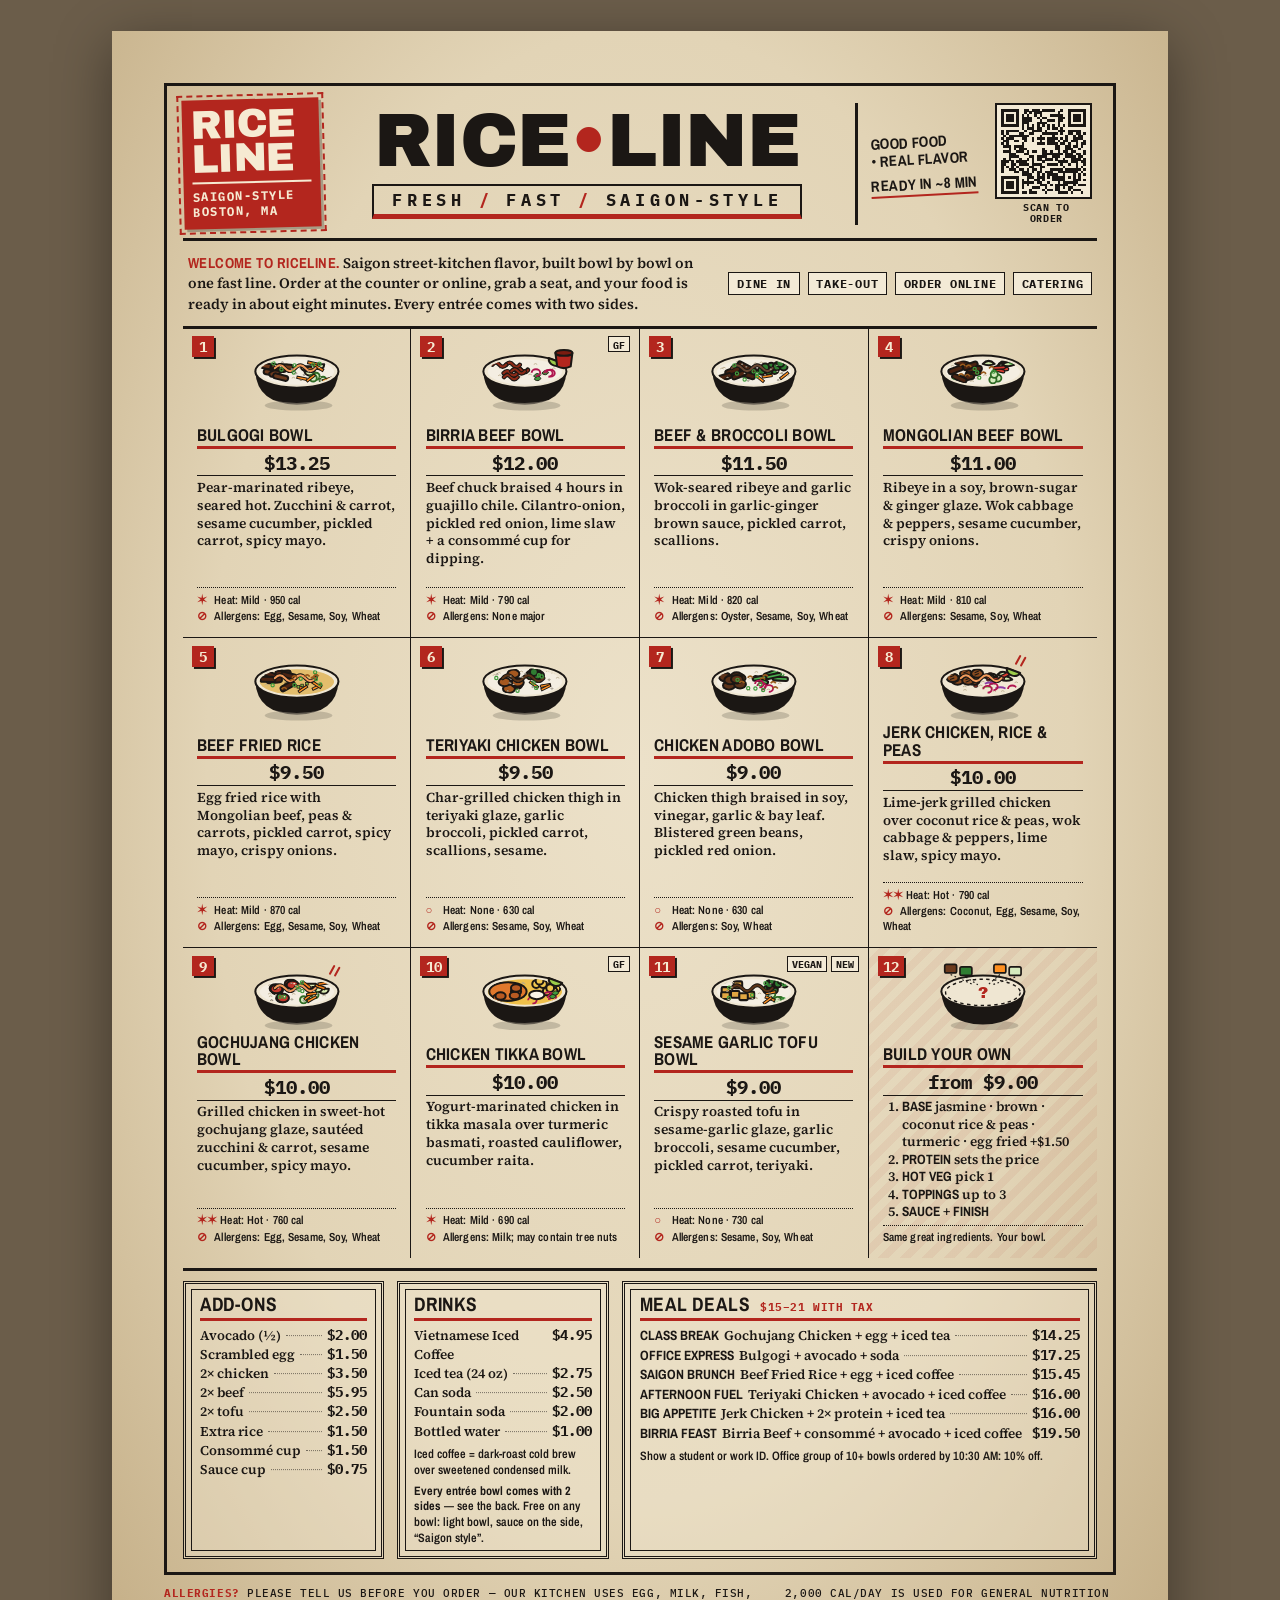
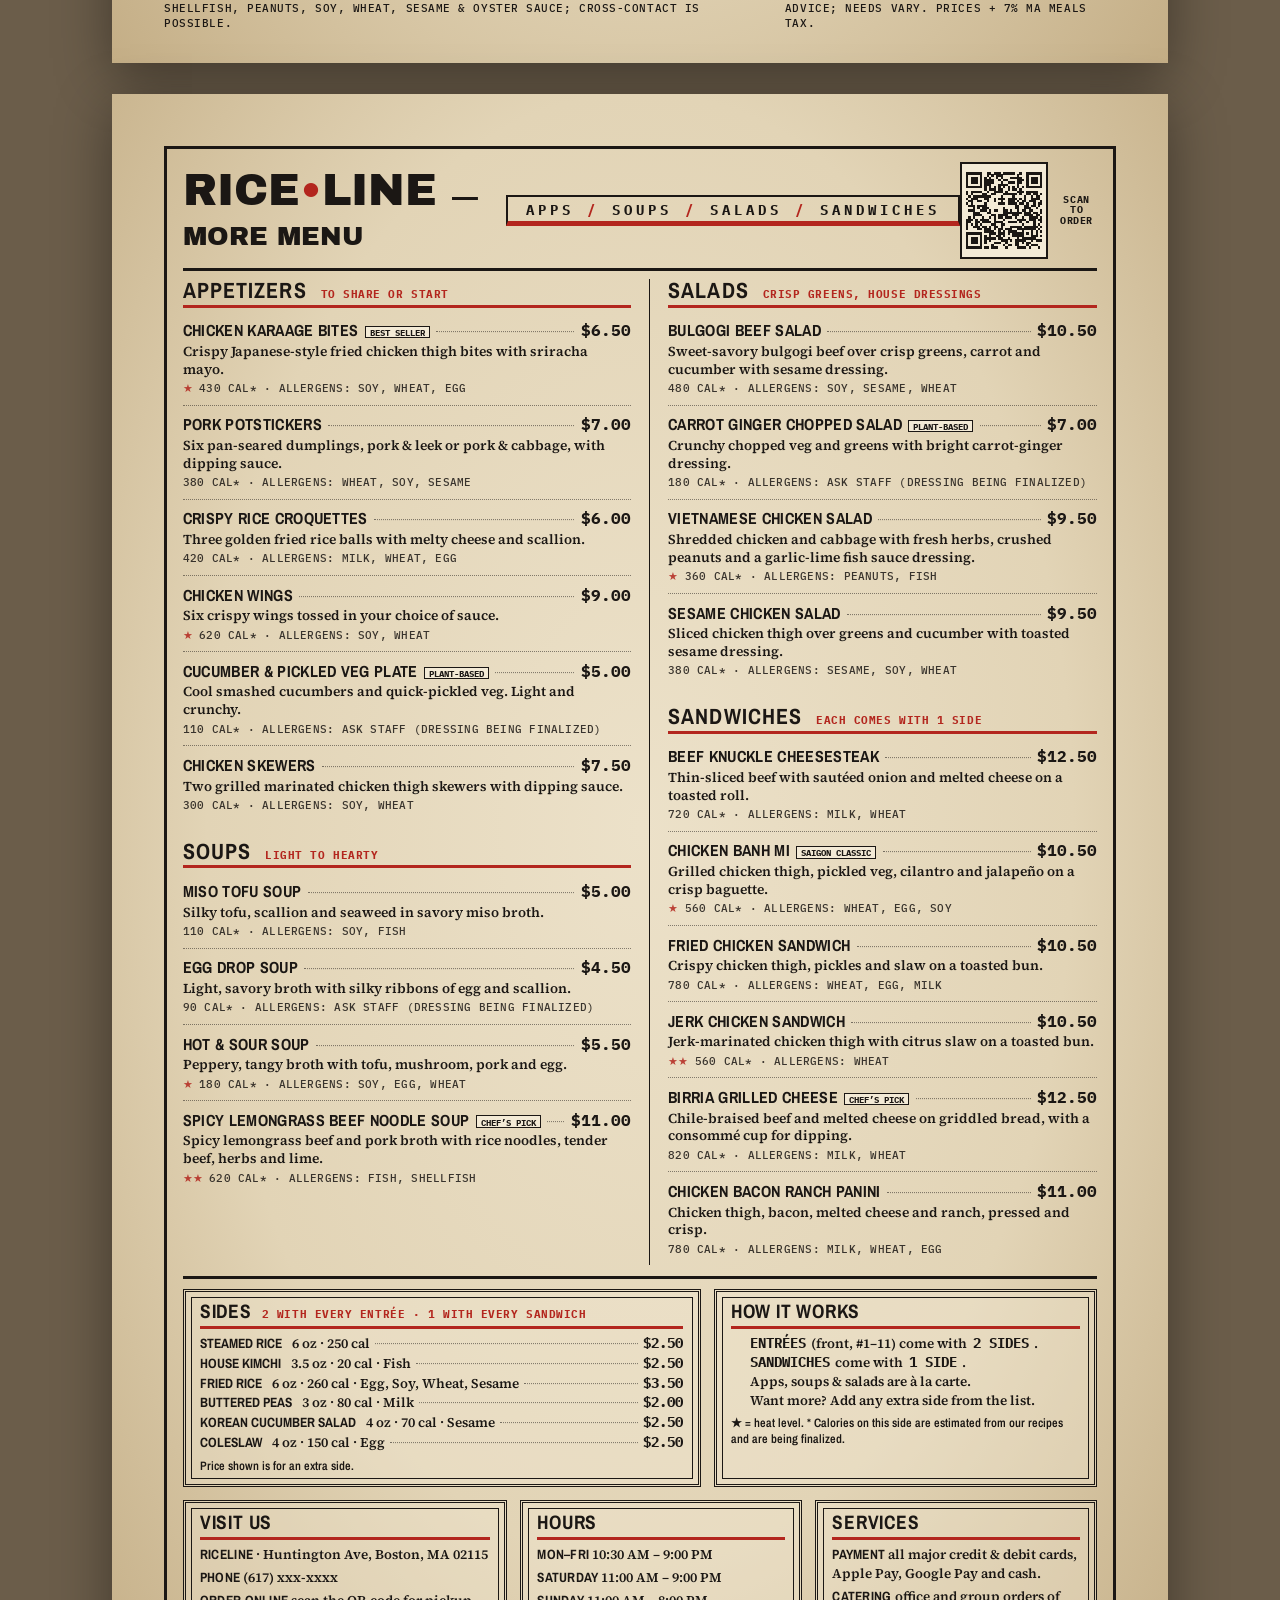
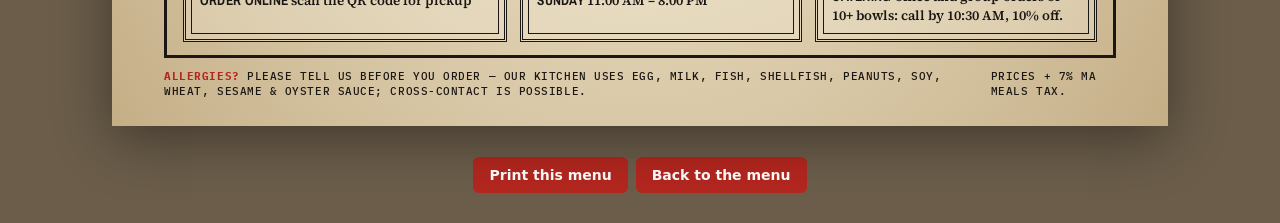
<file: print-menu.html>
<!doctype html><html lang="en"><head><meta charset="utf-8"><meta name="viewport" content="width=device-width, initial-scale=1">
<title>Riceline — Counter Menu (print, 11 × 17 in, 2 sides)</title><link rel="icon" href="icons/favicon.svg" type="image/svg+xml">
<style>
@font-face{font-family:'Archivo Narrow';font-weight:700;src:url(fonts/archivo-narrow-latin-700-normal.woff2) format('woff2');font-display:block}@font-face{font-family:'Archivo Narrow';font-weight:600;src:url(fonts/archivo-narrow-latin-600-normal.woff2) format('woff2');font-display:block}@font-face{font-family:'Archivo Black';font-weight:400;src:url(fonts/archivo-black-latin-400-normal.woff2) format('woff2');font-display:block}@font-face{font-family:'Source Serif 4';font-weight:600;src:url(fonts/source-serif-4-latin-600-normal.woff2) format('woff2');font-display:block}@font-face{font-family:'Source Serif 4';font-weight:700;src:url(fonts/source-serif-4-latin-700-normal.woff2) format('woff2');font-display:block}@font-face{font-family:'IBM Plex Mono';font-weight:500;src:url(fonts/ibm-plex-mono-latin-500-normal.woff2) format('woff2');font-display:block}@font-face{font-family:'IBM Plex Mono';font-weight:700;src:url(fonts/ibm-plex-mono-latin-700-normal.woff2) format('woff2');font-display:block}
@page { size: 11in 17in; margin: 0; }
* { box-sizing: border-box; }
html, body { margin: 0; background: #6b5d4a; }
body { -webkit-print-color-adjust: exact; print-color-adjust: exact; color: #1b1714; }
.sheet { width: 8.5in; height: 13.136in; zoom: 1.2941; margin: 24px auto; position: relative; overflow: hidden; padding: .42in .42in .3in;
  background: radial-gradient(ellipse at 50% 45%, #ece1c9 0%, #e2d4b6 58%, #c4ae86 100%); box-shadow: 0 10px 40px rgba(0,0,0,.4);
  display: flex; flex-direction: column; }
.sheet::before { content: ""; position: absolute; inset: 0; background-image: url("data:image/svg+xml;utf8,&lt;svg xmlns=&%23x27;http://www.w3.org/2000/svg&%23x27; width=&%23x27;220&%23x27; height=&%23x27;220&%23x27;&gt;&lt;filter id=&%23x27;n&%23x27;&gt;&lt;feTurbulence type=&%23x27;fractalNoise&%23x27; baseFrequency=&%23x27;.85&%23x27; numOctaves=&%23x27;3&%23x27; stitchTiles=&%23x27;stitch&%23x27;/&gt;&lt;feColorMatrix values=&%23x27;0 0 0 0 .35  0 0 0 0 .27  0 0 0 0 .18  0 0 0 .22 0&%23x27;/&gt;&lt;/filter&gt;&lt;rect width=&%23x27;100%&%23x27; height=&%23x27;100%&%23x27; filter=&%23x27;url(%23n)&%23x27;/&gt;&lt;/svg&gt;"); opacity: .9; pointer-events: none; mix-blend-mode: multiply; }
.frame { position: relative; flex: 1; border: 3px solid #1b1714; display: flex; flex-direction: column; padding: 10px 12px 10px; }
/* header */
.hd { display: grid; grid-template-columns: 1.1in 1fr 1.95in; gap: 12px; align-items: center; padding-bottom: 8px; border-bottom: 3px solid #1b1714; }
.stamp { background: #b3261e; color: #f6ead2; padding: 6px 7px 7px; outline: 2px dashed #b3261e; outline-offset: 3px; transform: rotate(-1.5deg); box-shadow: 2px 2px 0 rgba(0,0,0,.25); }
.stamp b { display: block; font: 400 31px/0.86 'Archivo Black', 'Arial Black', sans-serif; letter-spacing: -.02em; border-bottom: 2px solid #f6ead2; padding-bottom: 4px; }
.stamp span { display: block; font: 700 9.5px/1.25 'IBM Plex Mono', monospace; letter-spacing: .12em; margin-top: 4px; }
.title { text-align: center; }
.title h1 { margin: 0; font: 400 58px/.9 'Archivo Black', 'Arial Black', sans-serif; letter-spacing: -.01em; }
.title h1 em { font-style: normal; color: #b3261e; }
.banner { display: inline-flex; align-items: center; gap: 10px; margin-top: 6px; border: 2px solid #1b1714; border-bottom: 4px solid #b3261e; padding: 3px 14px; font: 700 13px/1.2 'IBM Plex Mono', monospace; letter-spacing: .28em; }
.banner i { font-style: normal; color: #b3261e; }
.side { border-left: 3px solid #1b1714; padding-left: 10px; display: grid; grid-template-columns: 1fr .82in; gap: 8px; align-items: center; }
.side p { margin: 0; white-space: nowrap; font: 700 11.5px/1.15 'Archivo Narrow', sans-serif; text-transform: uppercase; letter-spacing: .03em; transform: rotate(-3deg); }
.side p + p { margin-top: 6px; }
.side p u { text-decoration: none; border-bottom: 2px solid #b3261e; }
.qr { text-align: center; font: 700 7.5px/1.1 'IBM Plex Mono', monospace; letter-spacing: .06em; }
.qr svg { width: .78in; height: .78in; display: block; background: #f3ead6; padding: 3px; border: 2px solid #1b1714; }
/* grid */
.grid { display: grid; grid-template-columns: repeat(4, 1fr); grid-template-rows: repeat(3, 1fr); flex: 1; min-height: 0; }
.cell { position: relative; padding: 9px 11px 10px; border-right: 1.5px solid #1b1714; border-bottom: 1.5px solid #1b1714; display: flex; flex-direction: column; min-height: 0; }
.cell:nth-child(4n) { border-right: 0; }
.cell:nth-last-child(-n+4) { border-bottom: 0; }
.num { position: absolute; top: 6px; left: 7px; background: #b3261e; color: #f6ead2; font: 700 11px/1 'IBM Plex Mono', monospace; padding: 3px 4px 2px; min-width: 17px; text-align: center; box-shadow: 1.5px 1.5px 0 #1b1714; }
.tags { position: absolute; top: 6px; right: 7px; display: flex; gap: 3px; }
.tg { font: 700 8px/1 'IBM Plex Mono', monospace; border: 1.5px solid #1b1714; padding: 2px 3px 1px; background: #f3ead6; }
.ic { height: .56in; display: flex; justify-content: center; margin: 1px 0 2px; }
.ic svg { height: 100%; width: auto; }
.cell h3 { margin: 0; font: 700 13.2px/1.02 'Archivo Narrow', sans-serif; letter-spacing: .015em; border-bottom: 2.5px solid #b3261e; padding-bottom: 2px; min-height: 2.07em; display: flex; align-items: flex-end; }
.pr { margin: 2px 0 2px; text-align: center; font: 700 15px/1.1 'IBM Plex Mono', monospace; border-bottom: 1.5px solid #1b1714; padding-bottom: 2px; }
.ds { margin: 0; font: 600 10.6px/1.3 'Source Serif 4', Georgia, serif; flex: 1; }
.ft { border-top: 1.5px dotted #1b1714; padding-top: 3px; margin-top: 3px; }
.ft p { margin: 0; font: 600 9px/1.3 'Archivo Narrow', sans-serif; letter-spacing: .01em; }
.hx { color: #b3261e; font-family: 'IBM Plex Mono', monospace; display: inline-block; min-width: 11px; }
.byo { background: repeating-linear-gradient(-45deg, transparent 0 6px, rgba(179,38,30,.06) 6px 12px); }
.steps { margin: 0; padding: 0 0 0 15px; font: 600 10.4px/1.3 'Source Serif 4', Georgia, serif; flex: 1; }
.steps b { font-family: 'Archivo Narrow', sans-serif; text-transform: uppercase; font-size: 10.4px; }
/* bottom boxes */
.bt { display: grid; grid-template-columns: .9fr .95fr 1.55fr; gap: 10px; margin-top: 8px; padding-top: 8px; border-top: 3px solid #1b1714; }
.box { border: 3px double #1b1714; outline: 1.5px solid #1b1714; outline-offset: -7px; padding: 8px 11px 8px; background: rgba(243,234,214,.35); }
.box h2 { margin: 0 0 4px; font: 700 15px/1 'Archivo Narrow', sans-serif; letter-spacing: .04em; border-bottom: 2.5px solid #b3261e; padding-bottom: 3px; }
.box h2 small { font: 700 8.5px 'IBM Plex Mono', monospace; letter-spacing: .05em; color: #b3261e; margin-left: 4px; }
.box ul { list-style: none; margin: 0; padding: 0; }
.box li { display: flex; align-items: baseline; gap: 4px; font: 600 10.4px/1.42 'Source Serif 4', Georgia, serif; }
.box li i { flex: 1; border-bottom: 1.5px dotted rgba(27,23,20,.55); transform: translateY(-3px); }
.box li b { font: 700 10.6px 'IBM Plex Mono', monospace; }
.deals li { display: flex; gap: 4px; }
.deals li span { font: 700 10.4px/1.45 'Archivo Narrow', sans-serif; text-transform: uppercase; white-space: nowrap; }
.deals li em { font: 600 10.4px/1.45 'Source Serif 4', Georgia, serif; font-style: normal; white-space: nowrap; }

.note { font: 600 9.4px/1.3 'Archivo Narrow', sans-serif; margin: 4px 0 0; }
.fx { display: flex; justify-content: space-between; gap: 20px; margin-top: 8px; font: 500 8.4px/1.4 'IBM Plex Mono', monospace; letter-spacing: .05em; text-transform: uppercase; position: relative; }
.fx b { color: #b3261e; }
@media print { html, body { background: none; } .sheet { margin: 0; box-shadow: none; } .noprint { display: none; } }
/* page 2 */
.hd2 { display: flex; align-items: center; justify-content: space-between; padding-bottom: 7px; border-bottom: 3px solid #1b1714; }
.hd2 h1 { margin: 0; font: 400 34px/.9 'Archivo Black', 'Arial Black', sans-serif; }
.hd2 h1 em { font-style: normal; color: #b3261e; }
.hd2 .banner { margin: 0; font-size: 11px; }
.cols { display: grid; grid-template-columns: 1fr 1fr; gap: 0 14px; flex: 1; min-height: 0; padding-top: 6px; }
.col { display: flex; flex-direction: column; gap: 14px; min-height: 0; }
.col + .col { border-left: 1.5px solid #1b1714; padding-left: 14px; }
.blk h2 { margin: 0 0 3px; font: 700 17px/1 'Archivo Narrow', sans-serif; letter-spacing: .05em; border-bottom: 2.5px solid #b3261e; padding-bottom: 3px; }
.blk h2 small { font: 700 8.5px 'IBM Plex Mono', monospace; letter-spacing: .05em; color: #b3261e; margin-left: 6px; text-transform: uppercase; }
.lst { list-style: none; margin: 0; padding: 0; }
.lst li { padding: 6px 0 7px; border-bottom: 1px dotted rgba(27,23,20,.5); }
.lst li:last-child { border-bottom: 0; }
.r1 { display: flex; align-items: baseline; gap: 5px; }
.r1 .n { font: 700 12.4px/1.05 'Archivo Narrow', sans-serif; letter-spacing: .02em; }
.r1 i { flex: 1; border-bottom: 1.5px dotted rgba(27,23,20,.55); transform: translateY(-3px); }
.r1 .p { font: 700 12.5px 'IBM Plex Mono', monospace; }
.r1 .tg { font-size: 7px; padding: 1px 3px 0; }
.lst .d { margin: 2px 0 0; font: 600 10.6px/1.3 'Source Serif 4', Georgia, serif; }
.lst .m { margin: 2px 0 0; font: 500 8.6px/1.3 'IBM Plex Mono', monospace; letter-spacing: .02em; text-transform: uppercase; opacity: .85; }
.h2 { color: #b3261e; margin-right: 5px; letter-spacing: 0; }
.bt2 { display: grid; grid-template-columns: 1.35fr 1fr; gap: 10px; margin-top: 8px; padding-top: 8px; border-top: 3px solid #1b1714; }
.bt2 .box li em { font: 600 10.4px/1.4 'Source Serif 4', Georgia, serif; font-style: normal; white-space: nowrap; margin-left: 4px; }
.bt2 .box li span { font: 700 10.4px/1.42 'Archivo Narrow', sans-serif; text-transform: uppercase; white-space: nowrap; }
.howto { font: 600 10.4px/1.42 'Source Serif 4', Georgia, serif; margin: 0; padding-left: 15px; }
.howto b { font-family: 'Archivo Narrow', sans-serif; text-transform: uppercase; }
@media print { .sheet + .sheet { break-before: page; } }
.welcome { display: grid; grid-template-columns: 1fr auto; gap: 16px; align-items: center; padding: 9px 4px 9px; border-bottom: 3px solid #1b1714; }
.welcome p { margin: 0; font: 600 11.2px/1.4 'Source Serif 4', Georgia, serif; }
.welcome p b { font-family: 'Archivo Narrow', sans-serif; text-transform: uppercase; letter-spacing: .03em; color: #b3261e; }
.welcome ul { list-style: none; margin: 0; padding: 0; display: flex; gap: 6px; }
.welcome li { font: 700 9.4px/1 'IBM Plex Mono', monospace; letter-spacing: .06em; border: 1.5px solid #1b1714; padding: 4px 6px 3px; background: #f3ead6; white-space: nowrap; }
.visit { margin-top: 10px; display: grid; grid-template-columns: 1.15fr 1fr 1fr; gap: 10px; }
.visit .box p { margin: 0 0 3px; font: 600 10.4px/1.42 'Source Serif 4', Georgia, serif; }
.visit .box p b { font-family: 'Archivo Narrow', sans-serif; text-transform: uppercase; letter-spacing: .02em; }

.noprint { text-align: center; margin: 16px 0 30px; font: 600 14px system-ui, sans-serif; }
.noprint a, .noprint button { color: #fff; background: #b3261e; border: 0; padding: 10px 16px; border-radius: 6px; text-decoration: none; font: inherit; cursor: pointer; margin: 0 4px; }
</style></head><body>
<div class="sheet"><div class="frame">
<header class="hd">
  <div class="stamp"><b>RICE<br>LINE</b><span>SAIGON-STYLE<br>BOSTON, MA</span></div>
  <div class="title"><h1>RICE<em>•</em>LINE</h1><div class="banner">FRESH <i>/</i> FAST <i>/</i> SAIGON-STYLE</div></div>
  <div class="side"><div><p>Good food<br>• real flavor</p><p><u>Ready in ~8 min</u></p></div><div class="qr"><svg viewBox="0 0 33 33" shape-rendering="crispEdges" fill="#1b1714" aria-label="QR code to order online"><rect x="0" y="0" width="1.02" height="1.02"/><rect x="1" y="0" width="1.02" height="1.02"/><rect x="2" y="0" width="1.02" height="1.02"/><rect x="3" y="0" width="1.02" height="1.02"/><rect x="4" y="0" width="1.02" height="1.02"/><rect x="5" y="0" width="1.02" height="1.02"/><rect x="6" y="0" width="1.02" height="1.02"/><rect x="9" y="0" width="1.02" height="1.02"/><rect x="10" y="0" width="1.02" height="1.02"/><rect x="12" y="0" width="1.02" height="1.02"/><rect x="13" y="0" width="1.02" height="1.02"/><rect x="14" y="0" width="1.02" height="1.02"/><rect x="16" y="0" width="1.02" height="1.02"/><rect x="17" y="0" width="1.02" height="1.02"/><rect x="18" y="0" width="1.02" height="1.02"/><rect x="19" y="0" width="1.02" height="1.02"/><rect x="20" y="0" width="1.02" height="1.02"/><rect x="23" y="0" width="1.02" height="1.02"/><rect x="26" y="0" width="1.02" height="1.02"/><rect x="27" y="0" width="1.02" height="1.02"/><rect x="28" y="0" width="1.02" height="1.02"/><rect x="29" y="0" width="1.02" height="1.02"/><rect x="30" y="0" width="1.02" height="1.02"/><rect x="31" y="0" width="1.02" height="1.02"/><rect x="32" y="0" width="1.02" height="1.02"/><rect x="0" y="1" width="1.02" height="1.02"/><rect x="6" y="1" width="1.02" height="1.02"/><rect x="9" y="1" width="1.02" height="1.02"/><rect x="11" y="1" width="1.02" height="1.02"/><rect x="13" y="1" width="1.02" height="1.02"/><rect x="14" y="1" width="1.02" height="1.02"/><rect x="15" y="1" width="1.02" height="1.02"/><rect x="22" y="1" width="1.02" height="1.02"/><rect x="26" y="1" width="1.02" height="1.02"/><rect x="32" y="1" width="1.02" height="1.02"/><rect x="0" y="2" width="1.02" height="1.02"/><rect x="2" y="2" width="1.02" height="1.02"/><rect x="3" y="2" width="1.02" height="1.02"/><rect x="4" y="2" width="1.02" height="1.02"/><rect x="6" y="2" width="1.02" height="1.02"/><rect x="8" y="2" width="1.02" height="1.02"/><rect x="10" y="2" width="1.02" height="1.02"/><rect x="13" y="2" width="1.02" height="1.02"/><rect x="15" y="2" width="1.02" height="1.02"/><rect x="19" y="2" width="1.02" height="1.02"/><rect x="20" y="2" width="1.02" height="1.02"/><rect x="21" y="2" width="1.02" height="1.02"/><rect x="22" y="2" width="1.02" height="1.02"/><rect x="23" y="2" width="1.02" height="1.02"/><rect x="26" y="2" width="1.02" height="1.02"/><rect x="28" y="2" width="1.02" height="1.02"/><rect x="29" y="2" width="1.02" height="1.02"/><rect x="30" y="2" width="1.02" height="1.02"/><rect x="32" y="2" width="1.02" height="1.02"/><rect x="0" y="3" width="1.02" height="1.02"/><rect x="2" y="3" width="1.02" height="1.02"/><rect x="3" y="3" width="1.02" height="1.02"/><rect x="4" y="3" width="1.02" height="1.02"/><rect x="6" y="3" width="1.02" height="1.02"/><rect x="8" y="3" width="1.02" height="1.02"/><rect x="9" y="3" width="1.02" height="1.02"/><rect x="10" y="3" width="1.02" height="1.02"/><rect x="11" y="3" width="1.02" height="1.02"/><rect x="14" y="3" width="1.02" height="1.02"/><rect x="16" y="3" width="1.02" height="1.02"/><rect x="17" y="3" width="1.02" height="1.02"/><rect x="22" y="3" width="1.02" height="1.02"/><rect x="23" y="3" width="1.02" height="1.02"/><rect x="24" y="3" width="1.02" height="1.02"/><rect x="26" y="3" width="1.02" height="1.02"/><rect x="28" y="3" width="1.02" height="1.02"/><rect x="29" y="3" width="1.02" height="1.02"/><rect x="30" y="3" width="1.02" height="1.02"/><rect x="32" y="3" width="1.02" height="1.02"/><rect x="0" y="4" width="1.02" height="1.02"/><rect x="2" y="4" width="1.02" height="1.02"/><rect x="3" y="4" width="1.02" height="1.02"/><rect x="4" y="4" width="1.02" height="1.02"/><rect x="6" y="4" width="1.02" height="1.02"/><rect x="8" y="4" width="1.02" height="1.02"/><rect x="9" y="4" width="1.02" height="1.02"/><rect x="10" y="4" width="1.02" height="1.02"/><rect x="11" y="4" width="1.02" height="1.02"/><rect x="15" y="4" width="1.02" height="1.02"/><rect x="18" y="4" width="1.02" height="1.02"/><rect x="19" y="4" width="1.02" height="1.02"/><rect x="20" y="4" width="1.02" height="1.02"/><rect x="22" y="4" width="1.02" height="1.02"/><rect x="23" y="4" width="1.02" height="1.02"/><rect x="26" y="4" width="1.02" height="1.02"/><rect x="28" y="4" width="1.02" height="1.02"/><rect x="29" y="4" width="1.02" height="1.02"/><rect x="30" y="4" width="1.02" height="1.02"/><rect x="32" y="4" width="1.02" height="1.02"/><rect x="0" y="5" width="1.02" height="1.02"/><rect x="6" y="5" width="1.02" height="1.02"/><rect x="8" y="5" width="1.02" height="1.02"/><rect x="9" y="5" width="1.02" height="1.02"/><rect x="10" y="5" width="1.02" height="1.02"/><rect x="14" y="5" width="1.02" height="1.02"/><rect x="15" y="5" width="1.02" height="1.02"/><rect x="16" y="5" width="1.02" height="1.02"/><rect x="17" y="5" width="1.02" height="1.02"/><rect x="22" y="5" width="1.02" height="1.02"/><rect x="26" y="5" width="1.02" height="1.02"/><rect x="32" y="5" width="1.02" height="1.02"/><rect x="0" y="6" width="1.02" height="1.02"/><rect x="1" y="6" width="1.02" height="1.02"/><rect x="2" y="6" width="1.02" height="1.02"/><rect x="3" y="6" width="1.02" height="1.02"/><rect x="4" y="6" width="1.02" height="1.02"/><rect x="5" y="6" width="1.02" height="1.02"/><rect x="6" y="6" width="1.02" height="1.02"/><rect x="8" y="6" width="1.02" height="1.02"/><rect x="10" y="6" width="1.02" height="1.02"/><rect x="12" y="6" width="1.02" height="1.02"/><rect x="14" y="6" width="1.02" height="1.02"/><rect x="16" y="6" width="1.02" height="1.02"/><rect x="18" y="6" width="1.02" height="1.02"/><rect x="20" y="6" width="1.02" height="1.02"/><rect x="22" y="6" width="1.02" height="1.02"/><rect x="24" y="6" width="1.02" height="1.02"/><rect x="26" y="6" width="1.02" height="1.02"/><rect x="27" y="6" width="1.02" height="1.02"/><rect x="28" y="6" width="1.02" height="1.02"/><rect x="29" y="6" width="1.02" height="1.02"/><rect x="30" y="6" width="1.02" height="1.02"/><rect x="31" y="6" width="1.02" height="1.02"/><rect x="32" y="6" width="1.02" height="1.02"/><rect x="8" y="7" width="1.02" height="1.02"/><rect x="10" y="7" width="1.02" height="1.02"/><rect x="11" y="7" width="1.02" height="1.02"/><rect x="12" y="7" width="1.02" height="1.02"/><rect x="14" y="7" width="1.02" height="1.02"/><rect x="15" y="7" width="1.02" height="1.02"/><rect x="18" y="7" width="1.02" height="1.02"/><rect x="20" y="7" width="1.02" height="1.02"/><rect x="21" y="7" width="1.02" height="1.02"/><rect x="23" y="7" width="1.02" height="1.02"/><rect x="0" y="8" width="1.02" height="1.02"/><rect x="2" y="8" width="1.02" height="1.02"/><rect x="3" y="8" width="1.02" height="1.02"/><rect x="4" y="8" width="1.02" height="1.02"/><rect x="5" y="8" width="1.02" height="1.02"/><rect x="6" y="8" width="1.02" height="1.02"/><rect x="9" y="8" width="1.02" height="1.02"/><rect x="12" y="8" width="1.02" height="1.02"/><rect x="13" y="8" width="1.02" height="1.02"/><rect x="14" y="8" width="1.02" height="1.02"/><rect x="15" y="8" width="1.02" height="1.02"/><rect x="17" y="8" width="1.02" height="1.02"/><rect x="22" y="8" width="1.02" height="1.02"/><rect x="23" y="8" width="1.02" height="1.02"/><rect x="24" y="8" width="1.02" height="1.02"/><rect x="26" y="8" width="1.02" height="1.02"/><rect x="27" y="8" width="1.02" height="1.02"/><rect x="28" y="8" width="1.02" height="1.02"/><rect x="29" y="8" width="1.02" height="1.02"/><rect x="30" y="8" width="1.02" height="1.02"/><rect x="0" y="9" width="1.02" height="1.02"/><rect x="2" y="9" width="1.02" height="1.02"/><rect x="7" y="9" width="1.02" height="1.02"/><rect x="8" y="9" width="1.02" height="1.02"/><rect x="11" y="9" width="1.02" height="1.02"/><rect x="12" y="9" width="1.02" height="1.02"/><rect x="16" y="9" width="1.02" height="1.02"/><rect x="17" y="9" width="1.02" height="1.02"/><rect x="18" y="9" width="1.02" height="1.02"/><rect x="19" y="9" width="1.02" height="1.02"/><rect x="20" y="9" width="1.02" height="1.02"/><rect x="21" y="9" width="1.02" height="1.02"/><rect x="23" y="9" width="1.02" height="1.02"/><rect x="26" y="9" width="1.02" height="1.02"/><rect x="27" y="9" width="1.02" height="1.02"/><rect x="29" y="9" width="1.02" height="1.02"/><rect x="30" y="9" width="1.02" height="1.02"/><rect x="32" y="9" width="1.02" height="1.02"/><rect x="1" y="10" width="1.02" height="1.02"/><rect x="3" y="10" width="1.02" height="1.02"/><rect x="4" y="10" width="1.02" height="1.02"/><rect x="5" y="10" width="1.02" height="1.02"/><rect x="6" y="10" width="1.02" height="1.02"/><rect x="7" y="10" width="1.02" height="1.02"/><rect x="8" y="10" width="1.02" height="1.02"/><rect x="9" y="10" width="1.02" height="1.02"/><rect x="10" y="10" width="1.02" height="1.02"/><rect x="15" y="10" width="1.02" height="1.02"/><rect x="20" y="10" width="1.02" height="1.02"/><rect x="25" y="10" width="1.02" height="1.02"/><rect x="28" y="10" width="1.02" height="1.02"/><rect x="30" y="10" width="1.02" height="1.02"/><rect x="31" y="10" width="1.02" height="1.02"/><rect x="0" y="11" width="1.02" height="1.02"/><rect x="2" y="11" width="1.02" height="1.02"/><rect x="3" y="11" width="1.02" height="1.02"/><rect x="4" y="11" width="1.02" height="1.02"/><rect x="8" y="11" width="1.02" height="1.02"/><rect x="9" y="11" width="1.02" height="1.02"/><rect x="12" y="11" width="1.02" height="1.02"/><rect x="14" y="11" width="1.02" height="1.02"/><rect x="15" y="11" width="1.02" height="1.02"/><rect x="16" y="11" width="1.02" height="1.02"/><rect x="18" y="11" width="1.02" height="1.02"/><rect x="19" y="11" width="1.02" height="1.02"/><rect x="20" y="11" width="1.02" height="1.02"/><rect x="21" y="11" width="1.02" height="1.02"/><rect x="23" y="11" width="1.02" height="1.02"/><rect x="25" y="11" width="1.02" height="1.02"/><rect x="28" y="11" width="1.02" height="1.02"/><rect x="29" y="11" width="1.02" height="1.02"/><rect x="30" y="11" width="1.02" height="1.02"/><rect x="31" y="11" width="1.02" height="1.02"/><rect x="1" y="12" width="1.02" height="1.02"/><rect x="2" y="12" width="1.02" height="1.02"/><rect x="5" y="12" width="1.02" height="1.02"/><rect x="6" y="12" width="1.02" height="1.02"/><rect x="9" y="12" width="1.02" height="1.02"/><rect x="12" y="12" width="1.02" height="1.02"/><rect x="15" y="12" width="1.02" height="1.02"/><rect x="18" y="12" width="1.02" height="1.02"/><rect x="19" y="12" width="1.02" height="1.02"/><rect x="20" y="12" width="1.02" height="1.02"/><rect x="22" y="12" width="1.02" height="1.02"/><rect x="24" y="12" width="1.02" height="1.02"/><rect x="25" y="12" width="1.02" height="1.02"/><rect x="27" y="12" width="1.02" height="1.02"/><rect x="28" y="12" width="1.02" height="1.02"/><rect x="29" y="12" width="1.02" height="1.02"/><rect x="32" y="12" width="1.02" height="1.02"/><rect x="0" y="13" width="1.02" height="1.02"/><rect x="2" y="13" width="1.02" height="1.02"/><rect x="8" y="13" width="1.02" height="1.02"/><rect x="14" y="13" width="1.02" height="1.02"/><rect x="15" y="13" width="1.02" height="1.02"/><rect x="16" y="13" width="1.02" height="1.02"/><rect x="18" y="13" width="1.02" height="1.02"/><rect x="19" y="13" width="1.02" height="1.02"/><rect x="20" y="13" width="1.02" height="1.02"/><rect x="21" y="13" width="1.02" height="1.02"/><rect x="23" y="13" width="1.02" height="1.02"/><rect x="24" y="13" width="1.02" height="1.02"/><rect x="26" y="13" width="1.02" height="1.02"/><rect x="29" y="13" width="1.02" height="1.02"/><rect x="31" y="13" width="1.02" height="1.02"/><rect x="32" y="13" width="1.02" height="1.02"/><rect x="1" y="14" width="1.02" height="1.02"/><rect x="2" y="14" width="1.02" height="1.02"/><rect x="3" y="14" width="1.02" height="1.02"/><rect x="5" y="14" width="1.02" height="1.02"/><rect x="6" y="14" width="1.02" height="1.02"/><rect x="7" y="14" width="1.02" height="1.02"/><rect x="8" y="14" width="1.02" height="1.02"/><rect x="21" y="14" width="1.02" height="1.02"/><rect x="22" y="14" width="1.02" height="1.02"/><rect x="25" y="14" width="1.02" height="1.02"/><rect x="26" y="14" width="1.02" height="1.02"/><rect x="28" y="14" width="1.02" height="1.02"/><rect x="29" y="14" width="1.02" height="1.02"/><rect x="31" y="14" width="1.02" height="1.02"/><rect x="3" y="15" width="1.02" height="1.02"/><rect x="5" y="15" width="1.02" height="1.02"/><rect x="7" y="15" width="1.02" height="1.02"/><rect x="8" y="15" width="1.02" height="1.02"/><rect x="9" y="15" width="1.02" height="1.02"/><rect x="16" y="15" width="1.02" height="1.02"/><rect x="21" y="15" width="1.02" height="1.02"/><rect x="22" y="15" width="1.02" height="1.02"/><rect x="25" y="15" width="1.02" height="1.02"/><rect x="26" y="15" width="1.02" height="1.02"/><rect x="27" y="15" width="1.02" height="1.02"/><rect x="30" y="15" width="1.02" height="1.02"/><rect x="1" y="16" width="1.02" height="1.02"/><rect x="2" y="16" width="1.02" height="1.02"/><rect x="3" y="16" width="1.02" height="1.02"/><rect x="6" y="16" width="1.02" height="1.02"/><rect x="7" y="16" width="1.02" height="1.02"/><rect x="8" y="16" width="1.02" height="1.02"/><rect x="10" y="16" width="1.02" height="1.02"/><rect x="12" y="16" width="1.02" height="1.02"/><rect x="13" y="16" width="1.02" height="1.02"/><rect x="16" y="16" width="1.02" height="1.02"/><rect x="17" y="16" width="1.02" height="1.02"/><rect x="19" y="16" width="1.02" height="1.02"/><rect x="22" y="16" width="1.02" height="1.02"/><rect x="24" y="16" width="1.02" height="1.02"/><rect x="25" y="16" width="1.02" height="1.02"/><rect x="27" y="16" width="1.02" height="1.02"/><rect x="28" y="16" width="1.02" height="1.02"/><rect x="32" y="16" width="1.02" height="1.02"/><rect x="3" y="17" width="1.02" height="1.02"/><rect x="4" y="17" width="1.02" height="1.02"/><rect x="5" y="17" width="1.02" height="1.02"/><rect x="9" y="17" width="1.02" height="1.02"/><rect x="10" y="17" width="1.02" height="1.02"/><rect x="16" y="17" width="1.02" height="1.02"/><rect x="17" y="17" width="1.02" height="1.02"/><rect x="18" y="17" width="1.02" height="1.02"/><rect x="19" y="17" width="1.02" height="1.02"/><rect x="20" y="17" width="1.02" height="1.02"/><rect x="21" y="17" width="1.02" height="1.02"/><rect x="22" y="17" width="1.02" height="1.02"/><rect x="23" y="17" width="1.02" height="1.02"/><rect x="25" y="17" width="1.02" height="1.02"/><rect x="26" y="17" width="1.02" height="1.02"/><rect x="27" y="17" width="1.02" height="1.02"/><rect x="29" y="17" width="1.02" height="1.02"/><rect x="30" y="17" width="1.02" height="1.02"/><rect x="32" y="17" width="1.02" height="1.02"/><rect x="3" y="18" width="1.02" height="1.02"/><rect x="4" y="18" width="1.02" height="1.02"/><rect x="5" y="18" width="1.02" height="1.02"/><rect x="6" y="18" width="1.02" height="1.02"/><rect x="11" y="18" width="1.02" height="1.02"/><rect x="12" y="18" width="1.02" height="1.02"/><rect x="14" y="18" width="1.02" height="1.02"/><rect x="15" y="18" width="1.02" height="1.02"/><rect x="16" y="18" width="1.02" height="1.02"/><rect x="17" y="18" width="1.02" height="1.02"/><rect x="20" y="18" width="1.02" height="1.02"/><rect x="21" y="18" width="1.02" height="1.02"/><rect x="22" y="18" width="1.02" height="1.02"/><rect x="25" y="18" width="1.02" height="1.02"/><rect x="26" y="18" width="1.02" height="1.02"/><rect x="27" y="18" width="1.02" height="1.02"/><rect x="28" y="18" width="1.02" height="1.02"/><rect x="30" y="18" width="1.02" height="1.02"/><rect x="31" y="18" width="1.02" height="1.02"/><rect x="1" y="19" width="1.02" height="1.02"/><rect x="3" y="19" width="1.02" height="1.02"/><rect x="7" y="19" width="1.02" height="1.02"/><rect x="10" y="19" width="1.02" height="1.02"/><rect x="12" y="19" width="1.02" height="1.02"/><rect x="14" y="19" width="1.02" height="1.02"/><rect x="15" y="19" width="1.02" height="1.02"/><rect x="17" y="19" width="1.02" height="1.02"/><rect x="18" y="19" width="1.02" height="1.02"/><rect x="19" y="19" width="1.02" height="1.02"/><rect x="21" y="19" width="1.02" height="1.02"/><rect x="24" y="19" width="1.02" height="1.02"/><rect x="27" y="19" width="1.02" height="1.02"/><rect x="28" y="19" width="1.02" height="1.02"/><rect x="29" y="19" width="1.02" height="1.02"/><rect x="30" y="19" width="1.02" height="1.02"/><rect x="32" y="19" width="1.02" height="1.02"/><rect x="0" y="20" width="1.02" height="1.02"/><rect x="1" y="20" width="1.02" height="1.02"/><rect x="2" y="20" width="1.02" height="1.02"/><rect x="4" y="20" width="1.02" height="1.02"/><rect x="6" y="20" width="1.02" height="1.02"/><rect x="7" y="20" width="1.02" height="1.02"/><rect x="8" y="20" width="1.02" height="1.02"/><rect x="9" y="20" width="1.02" height="1.02"/><rect x="12" y="20" width="1.02" height="1.02"/><rect x="16" y="20" width="1.02" height="1.02"/><rect x="22" y="20" width="1.02" height="1.02"/><rect x="23" y="20" width="1.02" height="1.02"/><rect x="24" y="20" width="1.02" height="1.02"/><rect x="25" y="20" width="1.02" height="1.02"/><rect x="27" y="20" width="1.02" height="1.02"/><rect x="28" y="20" width="1.02" height="1.02"/><rect x="29" y="20" width="1.02" height="1.02"/><rect x="31" y="20" width="1.02" height="1.02"/><rect x="32" y="20" width="1.02" height="1.02"/><rect x="0" y="21" width="1.02" height="1.02"/><rect x="1" y="21" width="1.02" height="1.02"/><rect x="4" y="21" width="1.02" height="1.02"/><rect x="5" y="21" width="1.02" height="1.02"/><rect x="7" y="21" width="1.02" height="1.02"/><rect x="8" y="21" width="1.02" height="1.02"/><rect x="9" y="21" width="1.02" height="1.02"/><rect x="10" y="21" width="1.02" height="1.02"/><rect x="12" y="21" width="1.02" height="1.02"/><rect x="13" y="21" width="1.02" height="1.02"/><rect x="14" y="21" width="1.02" height="1.02"/><rect x="15" y="21" width="1.02" height="1.02"/><rect x="18" y="21" width="1.02" height="1.02"/><rect x="19" y="21" width="1.02" height="1.02"/><rect x="20" y="21" width="1.02" height="1.02"/><rect x="21" y="21" width="1.02" height="1.02"/><rect x="23" y="21" width="1.02" height="1.02"/><rect x="26" y="21" width="1.02" height="1.02"/><rect x="29" y="21" width="1.02" height="1.02"/><rect x="32" y="21" width="1.02" height="1.02"/><rect x="0" y="22" width="1.02" height="1.02"/><rect x="2" y="22" width="1.02" height="1.02"/><rect x="4" y="22" width="1.02" height="1.02"/><rect x="6" y="22" width="1.02" height="1.02"/><rect x="11" y="22" width="1.02" height="1.02"/><rect x="12" y="22" width="1.02" height="1.02"/><rect x="15" y="22" width="1.02" height="1.02"/><rect x="16" y="22" width="1.02" height="1.02"/><rect x="24" y="22" width="1.02" height="1.02"/><rect x="29" y="22" width="1.02" height="1.02"/><rect x="31" y="22" width="1.02" height="1.02"/><rect x="0" y="23" width="1.02" height="1.02"/><rect x="3" y="23" width="1.02" height="1.02"/><rect x="4" y="23" width="1.02" height="1.02"/><rect x="5" y="23" width="1.02" height="1.02"/><rect x="7" y="23" width="1.02" height="1.02"/><rect x="8" y="23" width="1.02" height="1.02"/><rect x="10" y="23" width="1.02" height="1.02"/><rect x="12" y="23" width="1.02" height="1.02"/><rect x="13" y="23" width="1.02" height="1.02"/><rect x="15" y="23" width="1.02" height="1.02"/><rect x="19" y="23" width="1.02" height="1.02"/><rect x="20" y="23" width="1.02" height="1.02"/><rect x="21" y="23" width="1.02" height="1.02"/><rect x="22" y="23" width="1.02" height="1.02"/><rect x="23" y="23" width="1.02" height="1.02"/><rect x="25" y="23" width="1.02" height="1.02"/><rect x="26" y="23" width="1.02" height="1.02"/><rect x="27" y="23" width="1.02" height="1.02"/><rect x="28" y="23" width="1.02" height="1.02"/><rect x="29" y="23" width="1.02" height="1.02"/><rect x="30" y="23" width="1.02" height="1.02"/><rect x="32" y="23" width="1.02" height="1.02"/><rect x="0" y="24" width="1.02" height="1.02"/><rect x="5" y="24" width="1.02" height="1.02"/><rect x="6" y="24" width="1.02" height="1.02"/><rect x="8" y="24" width="1.02" height="1.02"/><rect x="9" y="24" width="1.02" height="1.02"/><rect x="10" y="24" width="1.02" height="1.02"/><rect x="12" y="24" width="1.02" height="1.02"/><rect x="14" y="24" width="1.02" height="1.02"/><rect x="15" y="24" width="1.02" height="1.02"/><rect x="17" y="24" width="1.02" height="1.02"/><rect x="18" y="24" width="1.02" height="1.02"/><rect x="19" y="24" width="1.02" height="1.02"/><rect x="22" y="24" width="1.02" height="1.02"/><rect x="23" y="24" width="1.02" height="1.02"/><rect x="24" y="24" width="1.02" height="1.02"/><rect x="25" y="24" width="1.02" height="1.02"/><rect x="26" y="24" width="1.02" height="1.02"/><rect x="27" y="24" width="1.02" height="1.02"/><rect x="28" y="24" width="1.02" height="1.02"/><rect x="29" y="24" width="1.02" height="1.02"/><rect x="31" y="24" width="1.02" height="1.02"/><rect x="8" y="25" width="1.02" height="1.02"/><rect x="9" y="25" width="1.02" height="1.02"/><rect x="10" y="25" width="1.02" height="1.02"/><rect x="11" y="25" width="1.02" height="1.02"/><rect x="14" y="25" width="1.02" height="1.02"/><rect x="16" y="25" width="1.02" height="1.02"/><rect x="18" y="25" width="1.02" height="1.02"/><rect x="19" y="25" width="1.02" height="1.02"/><rect x="20" y="25" width="1.02" height="1.02"/><rect x="21" y="25" width="1.02" height="1.02"/><rect x="24" y="25" width="1.02" height="1.02"/><rect x="28" y="25" width="1.02" height="1.02"/><rect x="30" y="25" width="1.02" height="1.02"/><rect x="32" y="25" width="1.02" height="1.02"/><rect x="0" y="26" width="1.02" height="1.02"/><rect x="1" y="26" width="1.02" height="1.02"/><rect x="2" y="26" width="1.02" height="1.02"/><rect x="3" y="26" width="1.02" height="1.02"/><rect x="4" y="26" width="1.02" height="1.02"/><rect x="5" y="26" width="1.02" height="1.02"/><rect x="6" y="26" width="1.02" height="1.02"/><rect x="10" y="26" width="1.02" height="1.02"/><rect x="11" y="26" width="1.02" height="1.02"/><rect x="12" y="26" width="1.02" height="1.02"/><rect x="14" y="26" width="1.02" height="1.02"/><rect x="15" y="26" width="1.02" height="1.02"/><rect x="16" y="26" width="1.02" height="1.02"/><rect x="18" y="26" width="1.02" height="1.02"/><rect x="20" y="26" width="1.02" height="1.02"/><rect x="21" y="26" width="1.02" height="1.02"/><rect x="22" y="26" width="1.02" height="1.02"/><rect x="23" y="26" width="1.02" height="1.02"/><rect x="24" y="26" width="1.02" height="1.02"/><rect x="26" y="26" width="1.02" height="1.02"/><rect x="28" y="26" width="1.02" height="1.02"/><rect x="30" y="26" width="1.02" height="1.02"/><rect x="0" y="27" width="1.02" height="1.02"/><rect x="6" y="27" width="1.02" height="1.02"/><rect x="8" y="27" width="1.02" height="1.02"/><rect x="10" y="27" width="1.02" height="1.02"/><rect x="13" y="27" width="1.02" height="1.02"/><rect x="14" y="27" width="1.02" height="1.02"/><rect x="16" y="27" width="1.02" height="1.02"/><rect x="20" y="27" width="1.02" height="1.02"/><rect x="21" y="27" width="1.02" height="1.02"/><rect x="22" y="27" width="1.02" height="1.02"/><rect x="23" y="27" width="1.02" height="1.02"/><rect x="24" y="27" width="1.02" height="1.02"/><rect x="28" y="27" width="1.02" height="1.02"/><rect x="29" y="27" width="1.02" height="1.02"/><rect x="30" y="27" width="1.02" height="1.02"/><rect x="32" y="27" width="1.02" height="1.02"/><rect x="0" y="28" width="1.02" height="1.02"/><rect x="2" y="28" width="1.02" height="1.02"/><rect x="3" y="28" width="1.02" height="1.02"/><rect x="4" y="28" width="1.02" height="1.02"/><rect x="6" y="28" width="1.02" height="1.02"/><rect x="8" y="28" width="1.02" height="1.02"/><rect x="9" y="28" width="1.02" height="1.02"/><rect x="10" y="28" width="1.02" height="1.02"/><rect x="11" y="28" width="1.02" height="1.02"/><rect x="12" y="28" width="1.02" height="1.02"/><rect x="14" y="28" width="1.02" height="1.02"/><rect x="15" y="28" width="1.02" height="1.02"/><rect x="18" y="28" width="1.02" height="1.02"/><rect x="22" y="28" width="1.02" height="1.02"/><rect x="24" y="28" width="1.02" height="1.02"/><rect x="25" y="28" width="1.02" height="1.02"/><rect x="26" y="28" width="1.02" height="1.02"/><rect x="27" y="28" width="1.02" height="1.02"/><rect x="28" y="28" width="1.02" height="1.02"/><rect x="29" y="28" width="1.02" height="1.02"/><rect x="0" y="29" width="1.02" height="1.02"/><rect x="2" y="29" width="1.02" height="1.02"/><rect x="3" y="29" width="1.02" height="1.02"/><rect x="4" y="29" width="1.02" height="1.02"/><rect x="6" y="29" width="1.02" height="1.02"/><rect x="8" y="29" width="1.02" height="1.02"/><rect x="10" y="29" width="1.02" height="1.02"/><rect x="15" y="29" width="1.02" height="1.02"/><rect x="16" y="29" width="1.02" height="1.02"/><rect x="17" y="29" width="1.02" height="1.02"/><rect x="19" y="29" width="1.02" height="1.02"/><rect x="21" y="29" width="1.02" height="1.02"/><rect x="22" y="29" width="1.02" height="1.02"/><rect x="23" y="29" width="1.02" height="1.02"/><rect x="24" y="29" width="1.02" height="1.02"/><rect x="25" y="29" width="1.02" height="1.02"/><rect x="28" y="29" width="1.02" height="1.02"/><rect x="30" y="29" width="1.02" height="1.02"/><rect x="31" y="29" width="1.02" height="1.02"/><rect x="32" y="29" width="1.02" height="1.02"/><rect x="0" y="30" width="1.02" height="1.02"/><rect x="2" y="30" width="1.02" height="1.02"/><rect x="3" y="30" width="1.02" height="1.02"/><rect x="4" y="30" width="1.02" height="1.02"/><rect x="6" y="30" width="1.02" height="1.02"/><rect x="8" y="30" width="1.02" height="1.02"/><rect x="12" y="30" width="1.02" height="1.02"/><rect x="13" y="30" width="1.02" height="1.02"/><rect x="14" y="30" width="1.02" height="1.02"/><rect x="17" y="30" width="1.02" height="1.02"/><rect x="21" y="30" width="1.02" height="1.02"/><rect x="22" y="30" width="1.02" height="1.02"/><rect x="24" y="30" width="1.02" height="1.02"/><rect x="26" y="30" width="1.02" height="1.02"/><rect x="27" y="30" width="1.02" height="1.02"/><rect x="0" y="31" width="1.02" height="1.02"/><rect x="6" y="31" width="1.02" height="1.02"/><rect x="11" y="31" width="1.02" height="1.02"/><rect x="16" y="31" width="1.02" height="1.02"/><rect x="18" y="31" width="1.02" height="1.02"/><rect x="19" y="31" width="1.02" height="1.02"/><rect x="21" y="31" width="1.02" height="1.02"/><rect x="22" y="31" width="1.02" height="1.02"/><rect x="26" y="31" width="1.02" height="1.02"/><rect x="28" y="31" width="1.02" height="1.02"/><rect x="29" y="31" width="1.02" height="1.02"/><rect x="30" y="31" width="1.02" height="1.02"/><rect x="0" y="32" width="1.02" height="1.02"/><rect x="1" y="32" width="1.02" height="1.02"/><rect x="2" y="32" width="1.02" height="1.02"/><rect x="3" y="32" width="1.02" height="1.02"/><rect x="4" y="32" width="1.02" height="1.02"/><rect x="5" y="32" width="1.02" height="1.02"/><rect x="6" y="32" width="1.02" height="1.02"/><rect x="8" y="32" width="1.02" height="1.02"/><rect x="9" y="32" width="1.02" height="1.02"/><rect x="11" y="32" width="1.02" height="1.02"/><rect x="12" y="32" width="1.02" height="1.02"/><rect x="13" y="32" width="1.02" height="1.02"/><rect x="17" y="32" width="1.02" height="1.02"/><rect x="22" y="32" width="1.02" height="1.02"/><rect x="23" y="32" width="1.02" height="1.02"/><rect x="24" y="32" width="1.02" height="1.02"/><rect x="25" y="32" width="1.02" height="1.02"/><rect x="27" y="32" width="1.02" height="1.02"/><rect x="31" y="32" width="1.02" height="1.02"/></svg><div style="margin-top:3px">SCAN TO<br>ORDER</div></div></div>
</header>
<section class="welcome"><p><b>Welcome to Riceline.</b> Saigon street-kitchen flavor, built bowl by bowl on one fast line. Order at the counter or online, grab a seat, and your food is ready in about eight minutes. Every entrée comes with two sides.</p><ul><li>DINE IN</li><li>TAKE-OUT</li><li>ORDER ONLINE</li><li>CATERING</li></ul></section>
<section class="grid"><article class="cell"><span class="num">1</span><div class="ic"><svg viewBox="0 0 120 82" aria-hidden="true"><ellipse cx="62" cy="76" rx="40" ry="6" fill="#1b1714" opacity=".18"/><path d="M11 36 Q13 74 60 75 Q107 74 109 36 Z" fill="#1b1714"/><path d="M30 70 Q60 78 90 70" stroke="#e8dcc2" stroke-width="1.6" fill="none" opacity=".35"/><ellipse cx="60" cy="36" rx="49" ry="19" fill="#efe6d2" stroke="#1b1714" stroke-width="2.4" stroke-linejoin="round"/><clipPath id="c7"><ellipse cx="60" cy="36" rx="44" ry="15.5"/></clipPath><g clip-path="url(#c7)"><ellipse cx="60" cy="37" rx="44" ry="15.5" fill="#f4eee2"/><path d="M45.9 27.6 q2 -2 4 0" stroke="#b9a98a" stroke-width="1" fill="none"/><path d="M72.1 25.7 q2 -2 4 0" stroke="#b9a98a" stroke-width="1" fill="none"/><path d="M62.9 32.8 q2 -2 4 0" stroke="#b9a98a" stroke-width="1" fill="none"/><path d="M24.6 36.2 q2 -2 4 0" stroke="#b9a98a" stroke-width="1" fill="none"/><path d="M23.0 34.4 q2 -2 4 0" stroke="#b9a98a" stroke-width="1" fill="none"/><path d="M25.6 26.2 q2 -2 4 0" stroke="#b9a98a" stroke-width="1" fill="none"/><path d="M54.0 43.8 q2 -2 4 0" stroke="#b9a98a" stroke-width="1" fill="none"/><path d="M29.9 29.4 q2 -2 4 0" stroke="#b9a98a" stroke-width="1" fill="none"/><path d="M70.2 46.7 q2 -2 4 0" stroke="#b9a98a" stroke-width="1" fill="none"/><path d="M66.2 33.5 q2 -2 4 0" stroke="#b9a98a" stroke-width="1" fill="none"/><path d="M98.1 25.1 q2 -2 4 0" stroke="#b9a98a" stroke-width="1" fill="none"/><path d="M88.7 31.0 q2 -2 4 0" stroke="#b9a98a" stroke-width="1" fill="none"/><path d="M31.5 26.8 q2 -2 4 0" stroke="#b9a98a" stroke-width="1" fill="none"/><path d="M44.7 43.6 q2 -2 4 0" stroke="#b9a98a" stroke-width="1" fill="none"/><rect x="20.8" y="34.1" width="18" height="6" rx="3" fill="#6d3a1d" stroke="#1b1714" stroke-width="2.4" stroke-linejoin="round" transform="rotate(8 29.8 37.1)"/><rect x="26.9" y="33.4" width="18" height="6" rx="3" fill="#6d3a1d" stroke="#1b1714" stroke-width="2.4" stroke-linejoin="round" transform="rotate(-26 35.9 36.4)"/><rect x="16.9" y="26.9" width="18" height="6" rx="3" fill="#6d3a1d" stroke="#1b1714" stroke-width="2.4" stroke-linejoin="round" transform="rotate(11 25.9 29.9)"/><rect x="28.7" y="29.0" width="18" height="6" rx="3" fill="#6d3a1d" stroke="#1b1714" stroke-width="2.4" stroke-linejoin="round" transform="rotate(5 37.7 32.0)"/><rect x="29.5" y="28.7" width="18" height="6" rx="3" fill="#6d3a1d" stroke="#1b1714" stroke-width="2.4" stroke-linejoin="round" transform="rotate(18 38.5 31.7)"/><rect x="37.4" y="27.6" width="18" height="6" rx="3" fill="#6d3a1d" stroke="#1b1714" stroke-width="2.4" stroke-linejoin="round" transform="rotate(4 46.4 30.6)"/><rect x="31.8" y="39.6" width="18" height="6" rx="3" fill="#6d3a1d" stroke="#1b1714" stroke-width="2.4" stroke-linejoin="round" transform="rotate(14 40.8 42.6)"/><path d="M68.9 34.8 a6 6 0 0 0 12 0z" fill="#d7e9b0" stroke="#1b1714" stroke-width="2.4" stroke-linejoin="round"/><path d="M64.8 29.8 a6 6 0 0 0 12 0z" fill="#d7e9b0" stroke="#1b1714" stroke-width="2.4" stroke-linejoin="round"/><path d="M80.2 27.4 a6 6 0 0 0 12 0z" fill="#d7e9b0" stroke="#1b1714" stroke-width="2.4" stroke-linejoin="round"/><rect x="72.7" y="24.8" width="12" height="3.2" fill="#ef7d1a" stroke="#1b1714" stroke-width="1.2" transform="rotate(13 78.7 26.4)"/><rect x="79.9" y="30.1" width="12" height="3.2" fill="#ef7d1a" stroke="#1b1714" stroke-width="1.2" transform="rotate(30 85.9 31.7)"/><rect x="68.2" y="31.4" width="12" height="3.2" fill="#ef7d1a" stroke="#1b1714" stroke-width="1.2" transform="rotate(8 74.2 33.0)"/><circle cx="82.6" cy="41.6" r="4.2" fill="#d5ebbd" stroke="#2f6b25" stroke-width="2.2"/><circle cx="90.9" cy="46.4" r="4.2" fill="#d5ebbd" stroke="#2f6b25" stroke-width="2.2"/><circle cx="79.2" cy="43.6" r="4.2" fill="#d5ebbd" stroke="#2f6b25" stroke-width="2.2"/><rect x="59.9" y="42.6" width="12" height="2.8" fill="#ff8f1f" stroke="#1b1714" stroke-width="1.1" transform="rotate(12 65.9 44.0)"/><rect x="89.8" y="43.8" width="12" height="2.8" fill="#ff8f1f" stroke="#1b1714" stroke-width="1.1" transform="rotate(-17 95.8 45.2)"/><rect x="70.3" y="42.3" width="12" height="2.8" fill="#ff8f1f" stroke="#1b1714" stroke-width="1.1" transform="rotate(-38 76.3 43.7)"/><path d="M34 32 q6 -7 12 0 t12 0 t12 0 t12 0" stroke="#1b1714" stroke-width="4.6" fill="none" stroke-linecap="round"/><path d="M34 32 q6 -7 12 0 t12 0 t12 0 t12 0" stroke="#f29b5c" stroke-width="2.4" fill="none" stroke-linecap="round"/><circle cx="57.2" cy="28.7" r="1.9" fill="none" stroke="#3f9a3c" stroke-width="1.4"/><circle cx="32.4" cy="26.3" r="1.9" fill="none" stroke="#3f9a3c" stroke-width="1.4"/><circle cx="79.3" cy="27.8" r="1.9" fill="none" stroke="#3f9a3c" stroke-width="1.4"/><circle cx="41.8" cy="33.6" r="1.9" fill="none" stroke="#3f9a3c" stroke-width="1.4"/><circle cx="86.7" cy="26.8" r="1.9" fill="none" stroke="#3f9a3c" stroke-width="1.4"/><circle cx="56.3" cy="37.1" r="1.9" fill="none" stroke="#3f9a3c" stroke-width="1.4"/><ellipse cx="87.6" cy="43.0" rx="1.3" ry=".7" fill="#fff6dc" stroke="#1b1714" stroke-width=".4"/><ellipse cx="86.2" cy="31.1" rx="1.3" ry=".7" fill="#fff6dc" stroke="#1b1714" stroke-width=".4"/><ellipse cx="53.9" cy="32.9" rx="1.3" ry=".7" fill="#fff6dc" stroke="#1b1714" stroke-width=".4"/><ellipse cx="87.7" cy="46.1" rx="1.3" ry=".7" fill="#fff6dc" stroke="#1b1714" stroke-width=".4"/><ellipse cx="34.9" cy="28.9" rx="1.3" ry=".7" fill="#fff6dc" stroke="#1b1714" stroke-width=".4"/><ellipse cx="40.7" cy="30.1" rx="1.3" ry=".7" fill="#fff6dc" stroke="#1b1714" stroke-width=".4"/><ellipse cx="58.9" cy="38.0" rx="1.3" ry=".7" fill="#fff6dc" stroke="#1b1714" stroke-width=".4"/><ellipse cx="42.9" cy="25.1" rx="1.3" ry=".7" fill="#fff6dc" stroke="#1b1714" stroke-width=".4"/><ellipse cx="54.2" cy="33.1" rx="1.3" ry=".7" fill="#fff6dc" stroke="#1b1714" stroke-width=".4"/><ellipse cx="64.8" cy="46.0" rx="1.3" ry=".7" fill="#fff6dc" stroke="#1b1714" stroke-width=".4"/><ellipse cx="73.7" cy="36.3" rx="1.3" ry=".7" fill="#fff6dc" stroke="#1b1714" stroke-width=".4"/><ellipse cx="68.5" cy="39.9" rx="1.3" ry=".7" fill="#fff6dc" stroke="#1b1714" stroke-width=".4"/></g></svg></div>
<h3>BULGOGI BOWL</h3><p class="pr">$13.25</p><p class="ds">Pear-marinated ribeye, seared hot. Zucchini &amp; carrot, sesame cucumber, pickled carrot, spicy mayo.</p>
<div class="ft"><p><b class="hx">✶</b> Heat: Mild · 950 cal</p><p><b class="hx">⊘</b> Allergens: Egg, Sesame, Soy, Wheat</p></div></article><article class="cell"><span class="num">2</span><span class="tags"><span class="tg">GF</span></span><div class="ic"><svg viewBox="0 0 120 82" aria-hidden="true"><ellipse cx="62" cy="76" rx="40" ry="6" fill="#1b1714" opacity=".18"/><path d="M11 36 Q13 74 60 75 Q107 74 109 36 Z" fill="#1b1714"/><path d="M30 70 Q60 78 90 70" stroke="#e8dcc2" stroke-width="1.6" fill="none" opacity=".35"/><ellipse cx="60" cy="36" rx="49" ry="19" fill="#efe6d2" stroke="#1b1714" stroke-width="2.4" stroke-linejoin="round"/><clipPath id="c14"><ellipse cx="60" cy="36" rx="44" ry="15.5"/></clipPath><g clip-path="url(#c14)"><ellipse cx="60" cy="37" rx="44" ry="15.5" fill="#f4eee2"/><path d="M28.5 40.9 q2 -2 4 0" stroke="#b9a98a" stroke-width="1" fill="none"/><path d="M72.2 46.6 q2 -2 4 0" stroke="#b9a98a" stroke-width="1" fill="none"/><path d="M41.7 30.1 q2 -2 4 0" stroke="#b9a98a" stroke-width="1" fill="none"/><path d="M78.7 39.8 q2 -2 4 0" stroke="#b9a98a" stroke-width="1" fill="none"/><path d="M44.2 40.4 q2 -2 4 0" stroke="#b9a98a" stroke-width="1" fill="none"/><path d="M51.7 42.7 q2 -2 4 0" stroke="#b9a98a" stroke-width="1" fill="none"/><path d="M29.5 29.4 q2 -2 4 0" stroke="#b9a98a" stroke-width="1" fill="none"/><path d="M92.1 32.6 q2 -2 4 0" stroke="#b9a98a" stroke-width="1" fill="none"/><path d="M40.8 43.3 q2 -2 4 0" stroke="#b9a98a" stroke-width="1" fill="none"/><path d="M70.5 27.6 q2 -2 4 0" stroke="#b9a98a" stroke-width="1" fill="none"/><path d="M64.1 39.9 q2 -2 4 0" stroke="#b9a98a" stroke-width="1" fill="none"/><path d="M33.2 39.6 q2 -2 4 0" stroke="#b9a98a" stroke-width="1" fill="none"/><path d="M29.8 32.1 q2 -2 4 0" stroke="#b9a98a" stroke-width="1" fill="none"/><path d="M26.7 28.9 q2 -2 4 0" stroke="#b9a98a" stroke-width="1" fill="none"/><path d="M47.3 33.7 q4 -5 8 0 t8 0" stroke="#1b1714" stroke-width="5.2" fill="none" stroke-linecap="round"/><path d="M47.3 33.7 q4 -5 8 0 t8 0" stroke="#8c2a17" stroke-width="2.6" fill="none" stroke-linecap="round"/><path d="M47.7 34.3 q4 -5 8 0 t8 0" stroke="#1b1714" stroke-width="5.2" fill="none" stroke-linecap="round"/><path d="M47.7 34.3 q4 -5 8 0 t8 0" stroke="#8c2a17" stroke-width="2.6" fill="none" stroke-linecap="round"/><path d="M35.4 42.6 q4 -5 8 0 t8 0" stroke="#1b1714" stroke-width="5.2" fill="none" stroke-linecap="round"/><path d="M35.4 42.6 q4 -5 8 0 t8 0" stroke="#8c2a17" stroke-width="2.6" fill="none" stroke-linecap="round"/><path d="M38.0 28.1 q4 -5 8 0 t8 0" stroke="#1b1714" stroke-width="5.2" fill="none" stroke-linecap="round"/><path d="M38.0 28.1 q4 -5 8 0 t8 0" stroke="#8c2a17" stroke-width="2.6" fill="none" stroke-linecap="round"/><path d="M34.9 38.0 q4 -5 8 0 t8 0" stroke="#1b1714" stroke-width="5.2" fill="none" stroke-linecap="round"/><path d="M34.9 38.0 q4 -5 8 0 t8 0" stroke="#8c2a17" stroke-width="2.6" fill="none" stroke-linecap="round"/><path d="M21.8 27.8 q4 -5 8 0 t8 0" stroke="#1b1714" stroke-width="5.2" fill="none" stroke-linecap="round"/><path d="M21.8 27.8 q4 -5 8 0 t8 0" stroke="#8c2a17" stroke-width="2.6" fill="none" stroke-linecap="round"/><path d="M44.0 35.8 q4 -5 8 0 t8 0" stroke="#1b1714" stroke-width="5.2" fill="none" stroke-linecap="round"/><path d="M44.0 35.8 q4 -5 8 0 t8 0" stroke="#8c2a17" stroke-width="2.6" fill="none" stroke-linecap="round"/><path d="M70.2 41.5 q4 -6 8 -1 q-3 5 -8 1z" fill="#3f9a3c" stroke="#1b1714" stroke-width="1"/><path d="M71.0 45.0 q4 -6 8 -1 q-3 5 -8 1z" fill="#3f9a3c" stroke="#1b1714" stroke-width="1"/><path d="M80.0 38.0 q4 -6 8 -1 q-3 5 -8 1z" fill="#3f9a3c" stroke="#1b1714" stroke-width="1"/><path d="M85.2 37.9 a5 4 0 1 1 5 4" stroke="#b0154f" stroke-width="2.2" fill="none"/><path d="M68.0 37.3 a5 4 0 1 1 5 4" stroke="#b0154f" stroke-width="2.2" fill="none"/><path d="M82.7 38.1 a5 4 0 1 1 5 4" stroke="#b0154f" stroke-width="2.2" fill="none"/></g><path d="M88 20 a9 9 0 0 0 16 6z" fill="#9ccc4a" stroke="#1b1714" stroke-width="2.4" stroke-linejoin="round"/><path d="M96 14 h20 l-2 16 q-8 4 -16 0z" fill="#b3261e" stroke="#1b1714" stroke-width="2.4" stroke-linejoin="round"/><ellipse cx="106" cy="14" rx="10" ry="3.4" fill="#7a1c10" stroke="#1b1714" stroke-width="2.4" stroke-linejoin="round"/></svg></div>
<h3>BIRRIA BEEF BOWL</h3><p class="pr">$12.00</p><p class="ds">Beef chuck braised 4 hours in guajillo chile. Cilantro-onion, pickled red onion, lime slaw + a consommé cup for dipping.</p>
<div class="ft"><p><b class="hx">✶</b> Heat: Mild · 790 cal</p><p><b class="hx">⊘</b> Allergens: None major</p></div></article><article class="cell"><span class="num">3</span><div class="ic"><svg viewBox="0 0 120 82" aria-hidden="true"><ellipse cx="62" cy="76" rx="40" ry="6" fill="#1b1714" opacity=".18"/><path d="M11 36 Q13 74 60 75 Q107 74 109 36 Z" fill="#1b1714"/><path d="M30 70 Q60 78 90 70" stroke="#e8dcc2" stroke-width="1.6" fill="none" opacity=".35"/><ellipse cx="60" cy="36" rx="49" ry="19" fill="#efe6d2" stroke="#1b1714" stroke-width="2.4" stroke-linejoin="round"/><clipPath id="c21"><ellipse cx="60" cy="36" rx="44" ry="15.5"/></clipPath><g clip-path="url(#c21)"><ellipse cx="60" cy="37" rx="44" ry="15.5" fill="#f4eee2"/><path d="M33.2 40.6 q2 -2 4 0" stroke="#b9a98a" stroke-width="1" fill="none"/><path d="M70.8 35.5 q2 -2 4 0" stroke="#b9a98a" stroke-width="1" fill="none"/><path d="M37.3 43.0 q2 -2 4 0" stroke="#b9a98a" stroke-width="1" fill="none"/><path d="M84.6 36.3 q2 -2 4 0" stroke="#b9a98a" stroke-width="1" fill="none"/><path d="M60.4 29.7 q2 -2 4 0" stroke="#b9a98a" stroke-width="1" fill="none"/><path d="M20.3 32.9 q2 -2 4 0" stroke="#b9a98a" stroke-width="1" fill="none"/><path d="M66.8 25.7 q2 -2 4 0" stroke="#b9a98a" stroke-width="1" fill="none"/><path d="M83.5 29.6 q2 -2 4 0" stroke="#b9a98a" stroke-width="1" fill="none"/><path d="M38.6 25.0 q2 -2 4 0" stroke="#b9a98a" stroke-width="1" fill="none"/><path d="M99.8 41.7 q2 -2 4 0" stroke="#b9a98a" stroke-width="1" fill="none"/><path d="M90.0 38.8 q2 -2 4 0" stroke="#b9a98a" stroke-width="1" fill="none"/><path d="M22.7 31.9 q2 -2 4 0" stroke="#b9a98a" stroke-width="1" fill="none"/><path d="M59.8 26.8 q2 -2 4 0" stroke="#b9a98a" stroke-width="1" fill="none"/><path d="M96.2 32.8 q2 -2 4 0" stroke="#b9a98a" stroke-width="1" fill="none"/><rect x="20.0" y="38.5" width="18" height="6" rx="3" fill="#4b2312" stroke="#1b1714" stroke-width="2.4" stroke-linejoin="round" transform="rotate(-23 29.0 41.5)"/><rect x="44.7" y="31.6" width="18" height="6" rx="3" fill="#4b2312" stroke="#1b1714" stroke-width="2.4" stroke-linejoin="round" transform="rotate(3 53.7 34.6)"/><rect x="26.0" y="32.2" width="18" height="6" rx="3" fill="#4b2312" stroke="#1b1714" stroke-width="2.4" stroke-linejoin="round" transform="rotate(-19 35.0 35.2)"/><rect x="16.2" y="39.5" width="18" height="6" rx="3" fill="#4b2312" stroke="#1b1714" stroke-width="2.4" stroke-linejoin="round" transform="rotate(-16 25.2 42.5)"/><rect x="40.0" y="27.0" width="18" height="6" rx="3" fill="#4b2312" stroke="#1b1714" stroke-width="2.4" stroke-linejoin="round" transform="rotate(28 49.0 30.0)"/><rect x="43.6" y="37.3" width="18" height="6" rx="3" fill="#4b2312" stroke="#1b1714" stroke-width="2.4" stroke-linejoin="round" transform="rotate(16 52.6 40.3)"/><rect x="33.6" y="36.9" width="18" height="6" rx="3" fill="#4b2312" stroke="#1b1714" stroke-width="2.4" stroke-linejoin="round" transform="rotate(-23 42.6 39.9)"/><circle cx="76.4" cy="34.3" r="4.6" fill="#2f7d32" stroke="#1b1714" stroke-width="2.4" stroke-linejoin="round"/><circle cx="84.4" cy="34.3" r="4.6" fill="#2f7d32" stroke="#1b1714" stroke-width="2.4" stroke-linejoin="round"/><circle cx="80.4" cy="30.3" r="4.6" fill="#2f7d32" stroke="#1b1714" stroke-width="2.4" stroke-linejoin="round"/><circle cx="69.2" cy="35.2" r="4.6" fill="#2f7d32" stroke="#1b1714" stroke-width="2.4" stroke-linejoin="round"/><circle cx="77.2" cy="35.2" r="4.6" fill="#2f7d32" stroke="#1b1714" stroke-width="2.4" stroke-linejoin="round"/><circle cx="73.2" cy="31.2" r="4.6" fill="#2f7d32" stroke="#1b1714" stroke-width="2.4" stroke-linejoin="round"/><circle cx="87.1" cy="30.1" r="4.6" fill="#2f7d32" stroke="#1b1714" stroke-width="2.4" stroke-linejoin="round"/><circle cx="95.1" cy="30.1" r="4.6" fill="#2f7d32" stroke="#1b1714" stroke-width="2.4" stroke-linejoin="round"/><circle cx="91.1" cy="26.1" r="4.6" fill="#2f7d32" stroke="#1b1714" stroke-width="2.4" stroke-linejoin="round"/><rect x="69.7" y="40.1" width="12" height="2.8" fill="#ff8f1f" stroke="#1b1714" stroke-width="1.1" transform="rotate(-9 75.7 41.5)"/><rect x="89.8" y="39.5" width="12" height="2.8" fill="#ff8f1f" stroke="#1b1714" stroke-width="1.1" transform="rotate(-38 95.8 40.9)"/><rect x="61.0" y="42.8" width="12" height="2.8" fill="#ff8f1f" stroke="#1b1714" stroke-width="1.1" transform="rotate(39 67.0 44.2)"/><path d="M34 32 q6 -7 12 0 t12 0 t12 0 t12 0" stroke="#1b1714" stroke-width="4.6" fill="none" stroke-linecap="round"/><path d="M34 32 q6 -7 12 0 t12 0 t12 0 t12 0" stroke="#6a4733" stroke-width="2.4" fill="none" stroke-linecap="round"/><circle cx="59.7" cy="35.8" r="1.9" fill="none" stroke="#3f9a3c" stroke-width="1.4"/><circle cx="63.6" cy="41.5" r="1.9" fill="none" stroke="#3f9a3c" stroke-width="1.4"/><circle cx="40.0" cy="38.4" r="1.9" fill="none" stroke="#3f9a3c" stroke-width="1.4"/><circle cx="64.1" cy="38.7" r="1.9" fill="none" stroke="#3f9a3c" stroke-width="1.4"/><circle cx="37.0" cy="28.7" r="1.9" fill="none" stroke="#3f9a3c" stroke-width="1.4"/><circle cx="49.1" cy="45.4" r="1.9" fill="none" stroke="#3f9a3c" stroke-width="1.4"/><ellipse cx="49.0" cy="38.1" rx="1.3" ry=".7" fill="#fff6dc" stroke="#1b1714" stroke-width=".4"/><ellipse cx="46.1" cy="27.3" rx="1.3" ry=".7" fill="#fff6dc" stroke="#1b1714" stroke-width=".4"/><ellipse cx="28.7" cy="42.9" rx="1.3" ry=".7" fill="#fff6dc" stroke="#1b1714" stroke-width=".4"/><ellipse cx="79.9" cy="33.2" rx="1.3" ry=".7" fill="#fff6dc" stroke="#1b1714" stroke-width=".4"/><ellipse cx="73.2" cy="39.9" rx="1.3" ry=".7" fill="#fff6dc" stroke="#1b1714" stroke-width=".4"/><ellipse cx="88.7" cy="46.1" rx="1.3" ry=".7" fill="#fff6dc" stroke="#1b1714" stroke-width=".4"/><ellipse cx="53.3" cy="46.8" rx="1.3" ry=".7" fill="#fff6dc" stroke="#1b1714" stroke-width=".4"/><ellipse cx="93.2" cy="38.0" rx="1.3" ry=".7" fill="#fff6dc" stroke="#1b1714" stroke-width=".4"/><ellipse cx="87.6" cy="35.8" rx="1.3" ry=".7" fill="#fff6dc" stroke="#1b1714" stroke-width=".4"/><ellipse cx="51.0" cy="30.4" rx="1.3" ry=".7" fill="#fff6dc" stroke="#1b1714" stroke-width=".4"/><ellipse cx="87.1" cy="28.6" rx="1.3" ry=".7" fill="#fff6dc" stroke="#1b1714" stroke-width=".4"/><ellipse cx="29.0" cy="42.7" rx="1.3" ry=".7" fill="#fff6dc" stroke="#1b1714" stroke-width=".4"/></g></svg></div>
<h3>BEEF &amp; BROCCOLI BOWL</h3><p class="pr">$11.50</p><p class="ds">Wok-seared ribeye and garlic broccoli in garlic-ginger brown sauce, pickled carrot, scallions.</p>
<div class="ft"><p><b class="hx">✶</b> Heat: Mild · 820 cal</p><p><b class="hx">⊘</b> Allergens: Oyster, Sesame, Soy, Wheat</p></div></article><article class="cell"><span class="num">4</span><div class="ic"><svg viewBox="0 0 120 82" aria-hidden="true"><ellipse cx="62" cy="76" rx="40" ry="6" fill="#1b1714" opacity=".18"/><path d="M11 36 Q13 74 60 75 Q107 74 109 36 Z" fill="#1b1714"/><path d="M30 70 Q60 78 90 70" stroke="#e8dcc2" stroke-width="1.6" fill="none" opacity=".35"/><ellipse cx="60" cy="36" rx="49" ry="19" fill="#efe6d2" stroke="#1b1714" stroke-width="2.4" stroke-linejoin="round"/><clipPath id="c28"><ellipse cx="60" cy="36" rx="44" ry="15.5"/></clipPath><g clip-path="url(#c28)"><ellipse cx="60" cy="37" rx="44" ry="15.5" fill="#f4eee2"/><path d="M29.0 27.1 q2 -2 4 0" stroke="#b9a98a" stroke-width="1" fill="none"/><path d="M67.8 28.3 q2 -2 4 0" stroke="#b9a98a" stroke-width="1" fill="none"/><path d="M30.6 35.1 q2 -2 4 0" stroke="#b9a98a" stroke-width="1" fill="none"/><path d="M53.4 29.1 q2 -2 4 0" stroke="#b9a98a" stroke-width="1" fill="none"/><path d="M51.3 44.2 q2 -2 4 0" stroke="#b9a98a" stroke-width="1" fill="none"/><path d="M30.5 28.5 q2 -2 4 0" stroke="#b9a98a" stroke-width="1" fill="none"/><path d="M22.2 29.8 q2 -2 4 0" stroke="#b9a98a" stroke-width="1" fill="none"/><path d="M27.6 47.6 q2 -2 4 0" stroke="#b9a98a" stroke-width="1" fill="none"/><path d="M45.2 47.7 q2 -2 4 0" stroke="#b9a98a" stroke-width="1" fill="none"/><path d="M30.4 45.7 q2 -2 4 0" stroke="#b9a98a" stroke-width="1" fill="none"/><path d="M60.5 40.6 q2 -2 4 0" stroke="#b9a98a" stroke-width="1" fill="none"/><path d="M73.0 30.5 q2 -2 4 0" stroke="#b9a98a" stroke-width="1" fill="none"/><path d="M38.6 40.3 q2 -2 4 0" stroke="#b9a98a" stroke-width="1" fill="none"/><path d="M30.5 24.3 q2 -2 4 0" stroke="#b9a98a" stroke-width="1" fill="none"/><rect x="39.7" y="35.0" width="18" height="6" rx="3" fill="#4b2312" stroke="#1b1714" stroke-width="2.4" stroke-linejoin="round" transform="rotate(-14 48.7 38.0)"/><rect x="31.7" y="40.3" width="18" height="6" rx="3" fill="#4b2312" stroke="#1b1714" stroke-width="2.4" stroke-linejoin="round" transform="rotate(-13 40.7 43.3)"/><rect x="19.0" y="30.9" width="18" height="6" rx="3" fill="#4b2312" stroke="#1b1714" stroke-width="2.4" stroke-linejoin="round" transform="rotate(-20 28.0 33.9)"/><rect x="26.8" y="23.6" width="18" height="6" rx="3" fill="#4b2312" stroke="#1b1714" stroke-width="2.4" stroke-linejoin="round" transform="rotate(16 35.8 26.6)"/><rect x="40.8" y="30.1" width="18" height="6" rx="3" fill="#4b2312" stroke="#1b1714" stroke-width="2.4" stroke-linejoin="round" transform="rotate(-7 49.8 33.1)"/><rect x="23.2" y="41.1" width="18" height="6" rx="3" fill="#4b2312" stroke="#1b1714" stroke-width="2.4" stroke-linejoin="round" transform="rotate(23 32.2 44.1)"/><rect x="36.2" y="26.3" width="18" height="6" rx="3" fill="#4b2312" stroke="#1b1714" stroke-width="2.4" stroke-linejoin="round" transform="rotate(-20 45.2 29.3)"/><path d="M78.9 26.9 q7 -7 14 0 q-7 3 -14 0z" fill="#cfe5a8" stroke="#1b1714" stroke-width="2.4" stroke-linejoin="round"/><path d="M76.9 29.2 q7 -7 14 0 q-7 3 -14 0z" fill="#cfe5a8" stroke="#1b1714" stroke-width="2.4" stroke-linejoin="round"/><path d="M59.8 27.0 q7 -7 14 0 q-7 3 -14 0z" fill="#cfe5a8" stroke="#1b1714" stroke-width="2.4" stroke-linejoin="round"/><path d="M82.7 28.2 q7 -7 14 0 q-7 3 -14 0z" fill="#cfe5a8" stroke="#1b1714" stroke-width="2.4" stroke-linejoin="round"/><rect x="76.5" y="31.8" width="14" height="3.6" rx="1.8" fill="#d83a2e" stroke="#1b1714" stroke-width="1.4" transform="rotate(-6 83.5 33.6)"/><rect x="72.0" y="32.8" width="14" height="3.6" rx="1.8" fill="#d83a2e" stroke="#1b1714" stroke-width="1.4" transform="rotate(14 79.0 34.6)"/><rect x="72.5" y="29.6" width="14" height="3.6" rx="1.8" fill="#d83a2e" stroke="#1b1714" stroke-width="1.4" transform="rotate(-3 79.5 31.4)"/><circle cx="77.6" cy="43.7" r="4.2" fill="#d5ebbd" stroke="#2f6b25" stroke-width="2.2"/><circle cx="71.8" cy="45.7" r="4.2" fill="#d5ebbd" stroke="#2f6b25" stroke-width="2.2"/><circle cx="73.4" cy="39.3" r="4.2" fill="#d5ebbd" stroke="#2f6b25" stroke-width="2.2"/><circle cx="93.4" cy="25.3" r="1.9" fill="none" stroke="#3f9a3c" stroke-width="1.4"/><circle cx="53.3" cy="37.2" r="1.9" fill="none" stroke="#3f9a3c" stroke-width="1.4"/><circle cx="55.7" cy="43.2" r="1.9" fill="none" stroke="#3f9a3c" stroke-width="1.4"/><circle cx="72.5" cy="36.1" r="1.9" fill="none" stroke="#3f9a3c" stroke-width="1.4"/><circle cx="24.3" cy="46.7" r="1.9" fill="none" stroke="#3f9a3c" stroke-width="1.4"/><circle cx="50.3" cy="32.9" r="1.9" fill="none" stroke="#3f9a3c" stroke-width="1.4"/><path d="M40.2 30.5 q3 -4 6 0" stroke="#9a5a1c" stroke-width="2" fill="none"/><path d="M33.2 29.4 q3 -4 6 0" stroke="#9a5a1c" stroke-width="2" fill="none"/><path d="M67.3 32.3 q3 -4 6 0" stroke="#9a5a1c" stroke-width="2" fill="none"/><path d="M57.7 38.7 q3 -4 6 0" stroke="#9a5a1c" stroke-width="2" fill="none"/><path d="M31.3 40.7 q3 -4 6 0" stroke="#9a5a1c" stroke-width="2" fill="none"/><path d="M38.7 41.5 q3 -4 6 0" stroke="#9a5a1c" stroke-width="2" fill="none"/></g></svg></div>
<h3>MONGOLIAN BEEF BOWL</h3><p class="pr">$11.00</p><p class="ds">Ribeye in a soy, brown-sugar &amp; ginger glaze. Wok cabbage &amp; peppers, sesame cucumber, crispy onions.</p>
<div class="ft"><p><b class="hx">✶</b> Heat: Mild · 810 cal</p><p><b class="hx">⊘</b> Allergens: Sesame, Soy, Wheat</p></div></article><article class="cell"><span class="num">5</span><div class="ic"><svg viewBox="0 0 120 82" aria-hidden="true"><ellipse cx="62" cy="76" rx="40" ry="6" fill="#1b1714" opacity=".18"/><path d="M11 36 Q13 74 60 75 Q107 74 109 36 Z" fill="#1b1714"/><path d="M30 70 Q60 78 90 70" stroke="#e8dcc2" stroke-width="1.6" fill="none" opacity=".35"/><ellipse cx="60" cy="36" rx="49" ry="19" fill="#efe6d2" stroke="#1b1714" stroke-width="2.4" stroke-linejoin="round"/><clipPath id="c35"><ellipse cx="60" cy="36" rx="44" ry="15.5"/></clipPath><g clip-path="url(#c35)"><ellipse cx="60" cy="37" rx="44" ry="15.5" fill="#e3bd6c"/><path d="M63.9 42.0 q2 -2 4 0" stroke="#b9a98a" stroke-width="1" fill="none"/><path d="M79.8 44.8 q2 -2 4 0" stroke="#b9a98a" stroke-width="1" fill="none"/><path d="M42.9 47.2 q2 -2 4 0" stroke="#b9a98a" stroke-width="1" fill="none"/><path d="M65.3 41.9 q2 -2 4 0" stroke="#b9a98a" stroke-width="1" fill="none"/><path d="M80.4 46.3 q2 -2 4 0" stroke="#b9a98a" stroke-width="1" fill="none"/><path d="M41.9 32.8 q2 -2 4 0" stroke="#b9a98a" stroke-width="1" fill="none"/><path d="M77.4 38.0 q2 -2 4 0" stroke="#b9a98a" stroke-width="1" fill="none"/><path d="M80.0 32.7 q2 -2 4 0" stroke="#b9a98a" stroke-width="1" fill="none"/><path d="M96.4 24.3 q2 -2 4 0" stroke="#b9a98a" stroke-width="1" fill="none"/><path d="M77.7 33.0 q2 -2 4 0" stroke="#b9a98a" stroke-width="1" fill="none"/><path d="M22.0 40.2 q2 -2 4 0" stroke="#b9a98a" stroke-width="1" fill="none"/><path d="M24.1 29.6 q2 -2 4 0" stroke="#b9a98a" stroke-width="1" fill="none"/><path d="M46.0 27.8 q2 -2 4 0" stroke="#b9a98a" stroke-width="1" fill="none"/><path d="M33.1 25.8 q2 -2 4 0" stroke="#b9a98a" stroke-width="1" fill="none"/><rect x="80.8" y="28.5" width="3.2" height="3.2" fill="#7cb342" stroke="#1b1714" stroke-width=".8"/><rect x="64.6" y="39.1" width="3.2" height="3.2" fill="#7cb342" stroke="#1b1714" stroke-width=".8"/><rect x="62.8" y="41.8" width="3.2" height="3.2" fill="#f08a24" stroke="#1b1714" stroke-width=".8"/><rect x="49.4" y="38.1" width="3.2" height="3.2" fill="#7cb342" stroke="#1b1714" stroke-width=".8"/><rect x="45.9" y="37.7" width="3.2" height="3.2" fill="#f08a24" stroke="#1b1714" stroke-width=".8"/><rect x="60.2" y="40.6" width="3.2" height="3.2" fill="#7cb342" stroke="#1b1714" stroke-width=".8"/><rect x="70.2" y="36.9" width="3.2" height="3.2" fill="#7cb342" stroke="#1b1714" stroke-width=".8"/><rect x="34.4" y="34.3" width="3.2" height="3.2" fill="#7cb342" stroke="#1b1714" stroke-width=".8"/><rect x="56.5" y="39.3" width="3.2" height="3.2" fill="#f08a24" stroke="#1b1714" stroke-width=".8"/><rect x="84.6" y="40.0" width="3.2" height="3.2" fill="#7cb342" stroke="#1b1714" stroke-width=".8"/><rect x="40.1" y="38.5" width="18" height="6" rx="3" fill="#4b2312" stroke="#1b1714" stroke-width="2.4" stroke-linejoin="round" transform="rotate(-29 49.1 41.5)"/><rect x="36.3" y="24.8" width="18" height="6" rx="3" fill="#4b2312" stroke="#1b1714" stroke-width="2.4" stroke-linejoin="round" transform="rotate(27 45.3 27.8)"/><rect x="20.6" y="25.4" width="18" height="6" rx="3" fill="#4b2312" stroke="#1b1714" stroke-width="2.4" stroke-linejoin="round" transform="rotate(24 29.6 28.4)"/><rect x="34.7" y="23.2" width="18" height="6" rx="3" fill="#4b2312" stroke="#1b1714" stroke-width="2.4" stroke-linejoin="round" transform="rotate(-2 43.7 26.2)"/><rect x="41.5" y="26.1" width="18" height="6" rx="3" fill="#4b2312" stroke="#1b1714" stroke-width="2.4" stroke-linejoin="round" transform="rotate(15 50.5 29.1)"/><rect x="24.4" y="31.4" width="18" height="6" rx="3" fill="#4b2312" stroke="#1b1714" stroke-width="2.4" stroke-linejoin="round" transform="rotate(-6 33.4 34.4)"/><rect x="16.7" y="30.4" width="18" height="6" rx="3" fill="#4b2312" stroke="#1b1714" stroke-width="2.4" stroke-linejoin="round" transform="rotate(1 25.7 33.4)"/><rect x="77.8" y="41.0" width="12" height="2.8" fill="#ff8f1f" stroke="#1b1714" stroke-width="1.1" transform="rotate(-26 83.8 42.4)"/><rect x="77.4" y="38.5" width="12" height="2.8" fill="#ff8f1f" stroke="#1b1714" stroke-width="1.1" transform="rotate(32 83.4 39.9)"/><rect x="61.1" y="43.4" width="12" height="2.8" fill="#ff8f1f" stroke="#1b1714" stroke-width="1.1" transform="rotate(-33 67.1 44.8)"/><path d="M34 32 q6 -7 12 0 t12 0 t12 0 t12 0" stroke="#1b1714" stroke-width="4.6" fill="none" stroke-linecap="round"/><path d="M34 32 q6 -7 12 0 t12 0 t12 0 t12 0" stroke="#f29b5c" stroke-width="2.4" fill="none" stroke-linecap="round"/><circle cx="64.5" cy="32.7" r="1.9" fill="none" stroke="#3f9a3c" stroke-width="1.4"/><circle cx="57.1" cy="40.1" r="1.9" fill="none" stroke="#3f9a3c" stroke-width="1.4"/><circle cx="81.5" cy="25.1" r="1.9" fill="none" stroke="#3f9a3c" stroke-width="1.4"/><circle cx="87.6" cy="39.3" r="1.9" fill="none" stroke="#3f9a3c" stroke-width="1.4"/><circle cx="31.4" cy="40.3" r="1.9" fill="none" stroke="#3f9a3c" stroke-width="1.4"/><circle cx="82.3" cy="33.2" r="1.9" fill="none" stroke="#3f9a3c" stroke-width="1.4"/><path d="M79.7 29.9 q3 -4 6 0" stroke="#9a5a1c" stroke-width="2" fill="none"/><path d="M54.3 31.4 q3 -4 6 0" stroke="#9a5a1c" stroke-width="2" fill="none"/><path d="M76.4 32.5 q3 -4 6 0" stroke="#9a5a1c" stroke-width="2" fill="none"/><path d="M42.0 45.0 q3 -4 6 0" stroke="#9a5a1c" stroke-width="2" fill="none"/><path d="M51.7 35.4 q3 -4 6 0" stroke="#9a5a1c" stroke-width="2" fill="none"/><path d="M69.1 30.2 q3 -4 6 0" stroke="#9a5a1c" stroke-width="2" fill="none"/></g></svg></div>
<h3>BEEF FRIED RICE</h3><p class="pr">$9.50</p><p class="ds">Egg fried rice with Mongolian beef, peas &amp; carrots, pickled carrot, spicy mayo, crispy onions.</p>
<div class="ft"><p><b class="hx">✶</b> Heat: Mild · 870 cal</p><p><b class="hx">⊘</b> Allergens: Egg, Sesame, Soy, Wheat</p></div></article><article class="cell"><span class="num">6</span><div class="ic"><svg viewBox="0 0 120 82" aria-hidden="true"><ellipse cx="62" cy="76" rx="40" ry="6" fill="#1b1714" opacity=".18"/><path d="M11 36 Q13 74 60 75 Q107 74 109 36 Z" fill="#1b1714"/><path d="M30 70 Q60 78 90 70" stroke="#e8dcc2" stroke-width="1.6" fill="none" opacity=".35"/><ellipse cx="60" cy="36" rx="49" ry="19" fill="#efe6d2" stroke="#1b1714" stroke-width="2.4" stroke-linejoin="round"/><clipPath id="c42"><ellipse cx="60" cy="36" rx="44" ry="15.5"/></clipPath><g clip-path="url(#c42)"><ellipse cx="60" cy="37" rx="44" ry="15.5" fill="#f4eee2"/><path d="M71.2 24.6 q2 -2 4 0" stroke="#b9a98a" stroke-width="1" fill="none"/><path d="M42.0 29.4 q2 -2 4 0" stroke="#b9a98a" stroke-width="1" fill="none"/><path d="M78.9 40.2 q2 -2 4 0" stroke="#b9a98a" stroke-width="1" fill="none"/><path d="M91.4 26.1 q2 -2 4 0" stroke="#b9a98a" stroke-width="1" fill="none"/><path d="M53.8 24.7 q2 -2 4 0" stroke="#b9a98a" stroke-width="1" fill="none"/><path d="M37.5 36.1 q2 -2 4 0" stroke="#b9a98a" stroke-width="1" fill="none"/><path d="M22.1 28.8 q2 -2 4 0" stroke="#b9a98a" stroke-width="1" fill="none"/><path d="M72.0 37.1 q2 -2 4 0" stroke="#b9a98a" stroke-width="1" fill="none"/><path d="M37.6 38.1 q2 -2 4 0" stroke="#b9a98a" stroke-width="1" fill="none"/><path d="M84.8 24.2 q2 -2 4 0" stroke="#b9a98a" stroke-width="1" fill="none"/><path d="M84.5 40.8 q2 -2 4 0" stroke="#b9a98a" stroke-width="1" fill="none"/><path d="M47.2 27.7 q2 -2 4 0" stroke="#b9a98a" stroke-width="1" fill="none"/><path d="M96.6 32.1 q2 -2 4 0" stroke="#b9a98a" stroke-width="1" fill="none"/><path d="M27.4 26.3 q2 -2 4 0" stroke="#b9a98a" stroke-width="1" fill="none"/><ellipse cx="51.1" cy="37.5" rx="7" ry="5" fill="#a5581f" stroke="#1b1714" stroke-width="2.4" stroke-linejoin="round"/><ellipse cx="49.8" cy="39.9" rx="7" ry="5" fill="#a5581f" stroke="#1b1714" stroke-width="2.4" stroke-linejoin="round"/><ellipse cx="41.2" cy="44.5" rx="7" ry="5" fill="#a5581f" stroke="#1b1714" stroke-width="2.4" stroke-linejoin="round"/><ellipse cx="36.1" cy="36.5" rx="7" ry="5" fill="#a5581f" stroke="#1b1714" stroke-width="2.4" stroke-linejoin="round"/><ellipse cx="50.5" cy="37.8" rx="7" ry="5" fill="#a5581f" stroke="#1b1714" stroke-width="2.4" stroke-linejoin="round"/><ellipse cx="51.6" cy="37.0" rx="7" ry="5" fill="#a5581f" stroke="#1b1714" stroke-width="2.4" stroke-linejoin="round"/><ellipse cx="46.5" cy="26.9" rx="7" ry="5" fill="#a5581f" stroke="#1b1714" stroke-width="2.4" stroke-linejoin="round"/><circle cx="69.9" cy="28.9" r="4.6" fill="#2f7d32" stroke="#1b1714" stroke-width="2.4" stroke-linejoin="round"/><circle cx="77.9" cy="28.9" r="4.6" fill="#2f7d32" stroke="#1b1714" stroke-width="2.4" stroke-linejoin="round"/><circle cx="73.9" cy="24.9" r="4.6" fill="#2f7d32" stroke="#1b1714" stroke-width="2.4" stroke-linejoin="round"/><circle cx="66.1" cy="28.3" r="4.6" fill="#2f7d32" stroke="#1b1714" stroke-width="2.4" stroke-linejoin="round"/><circle cx="74.1" cy="28.3" r="4.6" fill="#2f7d32" stroke="#1b1714" stroke-width="2.4" stroke-linejoin="round"/><circle cx="70.1" cy="24.3" r="4.6" fill="#2f7d32" stroke="#1b1714" stroke-width="2.4" stroke-linejoin="round"/><circle cx="66.6" cy="28.8" r="4.6" fill="#2f7d32" stroke="#1b1714" stroke-width="2.4" stroke-linejoin="round"/><circle cx="74.6" cy="28.8" r="4.6" fill="#2f7d32" stroke="#1b1714" stroke-width="2.4" stroke-linejoin="round"/><circle cx="70.6" cy="24.8" r="4.6" fill="#2f7d32" stroke="#1b1714" stroke-width="2.4" stroke-linejoin="round"/><rect x="78.3" y="39.2" width="12" height="2.8" fill="#ff8f1f" stroke="#1b1714" stroke-width="1.1" transform="rotate(-10 84.3 40.6)"/><rect x="64.7" y="38.3" width="12" height="2.8" fill="#ff8f1f" stroke="#1b1714" stroke-width="1.1" transform="rotate(35 70.7 39.7)"/><rect x="78.7" y="41.7" width="12" height="2.8" fill="#ff8f1f" stroke="#1b1714" stroke-width="1.1" transform="rotate(-26 84.7 43.1)"/><path d="M34 32 q6 -7 12 0 t12 0 t12 0 t12 0" stroke="#1b1714" stroke-width="4.6" fill="none" stroke-linecap="round"/><path d="M34 32 q6 -7 12 0 t12 0 t12 0 t12 0" stroke="#5b3418" stroke-width="2.4" fill="none" stroke-linecap="round"/><circle cx="76.5" cy="28.6" r="1.9" fill="none" stroke="#3f9a3c" stroke-width="1.4"/><circle cx="51.3" cy="46.8" r="1.9" fill="none" stroke="#3f9a3c" stroke-width="1.4"/><circle cx="70.1" cy="37.3" r="1.9" fill="none" stroke="#3f9a3c" stroke-width="1.4"/><circle cx="73.3" cy="43.5" r="1.9" fill="none" stroke="#3f9a3c" stroke-width="1.4"/><circle cx="79.9" cy="30.0" r="1.9" fill="none" stroke="#3f9a3c" stroke-width="1.4"/><circle cx="26.3" cy="31.9" r="1.9" fill="none" stroke="#3f9a3c" stroke-width="1.4"/><ellipse cx="43.3" cy="29.6" rx="1.3" ry=".7" fill="#fff6dc" stroke="#1b1714" stroke-width=".4"/><ellipse cx="91.9" cy="44.3" rx="1.3" ry=".7" fill="#fff6dc" stroke="#1b1714" stroke-width=".4"/><ellipse cx="46.7" cy="39.4" rx="1.3" ry=".7" fill="#fff6dc" stroke="#1b1714" stroke-width=".4"/><ellipse cx="52.5" cy="45.1" rx="1.3" ry=".7" fill="#fff6dc" stroke="#1b1714" stroke-width=".4"/><ellipse cx="57.0" cy="30.8" rx="1.3" ry=".7" fill="#fff6dc" stroke="#1b1714" stroke-width=".4"/><ellipse cx="41.8" cy="37.4" rx="1.3" ry=".7" fill="#fff6dc" stroke="#1b1714" stroke-width=".4"/><ellipse cx="42.9" cy="37.9" rx="1.3" ry=".7" fill="#fff6dc" stroke="#1b1714" stroke-width=".4"/><ellipse cx="88.6" cy="33.8" rx="1.3" ry=".7" fill="#fff6dc" stroke="#1b1714" stroke-width=".4"/><ellipse cx="39.8" cy="46.9" rx="1.3" ry=".7" fill="#fff6dc" stroke="#1b1714" stroke-width=".4"/><ellipse cx="60.7" cy="27.0" rx="1.3" ry=".7" fill="#fff6dc" stroke="#1b1714" stroke-width=".4"/><ellipse cx="27.4" cy="27.4" rx="1.3" ry=".7" fill="#fff6dc" stroke="#1b1714" stroke-width=".4"/><ellipse cx="69.2" cy="42.4" rx="1.3" ry=".7" fill="#fff6dc" stroke="#1b1714" stroke-width=".4"/></g></svg></div>
<h3>TERIYAKI CHICKEN BOWL</h3><p class="pr">$9.50</p><p class="ds">Char-grilled chicken thigh in teriyaki glaze, garlic broccoli, pickled carrot, scallions, sesame.</p>
<div class="ft"><p><b class="hx">○</b> Heat: None · 630 cal</p><p><b class="hx">⊘</b> Allergens: Sesame, Soy, Wheat</p></div></article><article class="cell"><span class="num">7</span><div class="ic"><svg viewBox="0 0 120 82" aria-hidden="true"><ellipse cx="62" cy="76" rx="40" ry="6" fill="#1b1714" opacity=".18"/><path d="M11 36 Q13 74 60 75 Q107 74 109 36 Z" fill="#1b1714"/><path d="M30 70 Q60 78 90 70" stroke="#e8dcc2" stroke-width="1.6" fill="none" opacity=".35"/><ellipse cx="60" cy="36" rx="49" ry="19" fill="#efe6d2" stroke="#1b1714" stroke-width="2.4" stroke-linejoin="round"/><clipPath id="c49"><ellipse cx="60" cy="36" rx="44" ry="15.5"/></clipPath><g clip-path="url(#c49)"><ellipse cx="60" cy="37" rx="44" ry="15.5" fill="#f4eee2"/><path d="M25.4 33.9 q2 -2 4 0" stroke="#b9a98a" stroke-width="1" fill="none"/><path d="M28.8 42.1 q2 -2 4 0" stroke="#b9a98a" stroke-width="1" fill="none"/><path d="M60.9 25.2 q2 -2 4 0" stroke="#b9a98a" stroke-width="1" fill="none"/><path d="M23.6 41.7 q2 -2 4 0" stroke="#b9a98a" stroke-width="1" fill="none"/><path d="M32.3 41.6 q2 -2 4 0" stroke="#b9a98a" stroke-width="1" fill="none"/><path d="M70.4 36.1 q2 -2 4 0" stroke="#b9a98a" stroke-width="1" fill="none"/><path d="M88.5 38.5 q2 -2 4 0" stroke="#b9a98a" stroke-width="1" fill="none"/><path d="M65.9 33.6 q2 -2 4 0" stroke="#b9a98a" stroke-width="1" fill="none"/><path d="M39.9 27.3 q2 -2 4 0" stroke="#b9a98a" stroke-width="1" fill="none"/><path d="M53.9 33.0 q2 -2 4 0" stroke="#b9a98a" stroke-width="1" fill="none"/><path d="M81.8 30.4 q2 -2 4 0" stroke="#b9a98a" stroke-width="1" fill="none"/><path d="M51.9 46.7 q2 -2 4 0" stroke="#b9a98a" stroke-width="1" fill="none"/><path d="M69.6 39.9 q2 -2 4 0" stroke="#b9a98a" stroke-width="1" fill="none"/><path d="M75.0 45.8 q2 -2 4 0" stroke="#b9a98a" stroke-width="1" fill="none"/><ellipse cx="30.6" cy="40.6" rx="7" ry="5" fill="#5c3219" stroke="#1b1714" stroke-width="2.4" stroke-linejoin="round"/><ellipse cx="26.1" cy="30.8" rx="7" ry="5" fill="#5c3219" stroke="#1b1714" stroke-width="2.4" stroke-linejoin="round"/><ellipse cx="43.1" cy="32.1" rx="7" ry="5" fill="#5c3219" stroke="#1b1714" stroke-width="2.4" stroke-linejoin="round"/><ellipse cx="39.6" cy="30.2" rx="7" ry="5" fill="#5c3219" stroke="#1b1714" stroke-width="2.4" stroke-linejoin="round"/><ellipse cx="32.2" cy="34.3" rx="7" ry="5" fill="#5c3219" stroke="#1b1714" stroke-width="2.4" stroke-linejoin="round"/><ellipse cx="43.6" cy="39.2" rx="7" ry="5" fill="#5c3219" stroke="#1b1714" stroke-width="2.4" stroke-linejoin="round"/><ellipse cx="40.0" cy="33.2" rx="7" ry="5" fill="#5c3219" stroke="#1b1714" stroke-width="2.4" stroke-linejoin="round"/><rect x="82.1" y="30.6" width="18" height="4.4" rx="2.2" fill="#4caf50" stroke="#1b1714" stroke-width="2.4" stroke-linejoin="round" transform="rotate(3 91.1 32.8)"/><rect x="71.1" y="24.3" width="18" height="4.4" rx="2.2" fill="#4caf50" stroke="#1b1714" stroke-width="2.4" stroke-linejoin="round" transform="rotate(-21 80.1 26.5)"/><rect x="59.2" y="32.2" width="18" height="4.4" rx="2.2" fill="#4caf50" stroke="#1b1714" stroke-width="2.4" stroke-linejoin="round" transform="rotate(23 68.2 34.4)"/><rect x="58.6" y="29.7" width="18" height="4.4" rx="2.2" fill="#4caf50" stroke="#1b1714" stroke-width="2.4" stroke-linejoin="round" transform="rotate(-9 67.6 31.9)"/><rect x="74.3" y="27.2" width="18" height="4.4" rx="2.2" fill="#4caf50" stroke="#1b1714" stroke-width="2.4" stroke-linejoin="round" transform="rotate(-12 83.3 29.4)"/><path d="M61.4 38.9 a5 4 0 1 1 5 4" stroke="#b0154f" stroke-width="2.2" fill="none"/><path d="M72.6 44.2 a5 4 0 1 1 5 4" stroke="#b0154f" stroke-width="2.2" fill="none"/><path d="M64.1 41.4 a5 4 0 1 1 5 4" stroke="#b0154f" stroke-width="2.2" fill="none"/><circle cx="93.6" cy="27.3" r="1.9" fill="none" stroke="#3f9a3c" stroke-width="1.4"/><circle cx="53.3" cy="43.8" r="1.9" fill="none" stroke="#3f9a3c" stroke-width="1.4"/><circle cx="70.9" cy="45.9" r="1.9" fill="none" stroke="#3f9a3c" stroke-width="1.4"/><circle cx="67.5" cy="39.2" r="1.9" fill="none" stroke="#3f9a3c" stroke-width="1.4"/><circle cx="40.7" cy="34.0" r="1.9" fill="none" stroke="#3f9a3c" stroke-width="1.4"/><circle cx="61.8" cy="44.2" r="1.9" fill="none" stroke="#3f9a3c" stroke-width="1.4"/><path d="M67.1 33.7 q3 -4 6 0" stroke="#9a5a1c" stroke-width="2" fill="none"/><path d="M79.8 38.1 q3 -4 6 0" stroke="#9a5a1c" stroke-width="2" fill="none"/><path d="M70.4 30.1 q3 -4 6 0" stroke="#9a5a1c" stroke-width="2" fill="none"/><path d="M42.8 37.7 q3 -4 6 0" stroke="#9a5a1c" stroke-width="2" fill="none"/><path d="M52.7 31.6 q3 -4 6 0" stroke="#9a5a1c" stroke-width="2" fill="none"/><path d="M82.2 44.3 q3 -4 6 0" stroke="#9a5a1c" stroke-width="2" fill="none"/></g></svg></div>
<h3>CHICKEN ADOBO BOWL</h3><p class="pr">$9.00</p><p class="ds">Chicken thigh braised in soy, vinegar, garlic &amp; bay leaf. Blistered green beans, pickled red onion.</p>
<div class="ft"><p><b class="hx">○</b> Heat: None · 630 cal</p><p><b class="hx">⊘</b> Allergens: Soy, Wheat</p></div></article><article class="cell"><span class="num">8</span><div class="ic"><svg viewBox="0 0 120 82" aria-hidden="true"><ellipse cx="62" cy="76" rx="40" ry="6" fill="#1b1714" opacity=".18"/><path d="M11 36 Q13 74 60 75 Q107 74 109 36 Z" fill="#1b1714"/><path d="M30 70 Q60 78 90 70" stroke="#e8dcc2" stroke-width="1.6" fill="none" opacity=".35"/><ellipse cx="60" cy="36" rx="49" ry="19" fill="#efe6d2" stroke="#1b1714" stroke-width="2.4" stroke-linejoin="round"/><clipPath id="c56"><ellipse cx="60" cy="36" rx="44" ry="15.5"/></clipPath><g clip-path="url(#c56)"><ellipse cx="60" cy="37" rx="44" ry="15.5" fill="#f1e8d4"/><path d="M97.3 37.4 q2 -2 4 0" stroke="#b9a98a" stroke-width="1" fill="none"/><path d="M57.9 36.6 q2 -2 4 0" stroke="#b9a98a" stroke-width="1" fill="none"/><path d="M81.4 47.7 q2 -2 4 0" stroke="#b9a98a" stroke-width="1" fill="none"/><path d="M53.6 29.5 q2 -2 4 0" stroke="#b9a98a" stroke-width="1" fill="none"/><path d="M50.0 25.6 q2 -2 4 0" stroke="#b9a98a" stroke-width="1" fill="none"/><path d="M71.5 47.8 q2 -2 4 0" stroke="#b9a98a" stroke-width="1" fill="none"/><path d="M36.6 42.2 q2 -2 4 0" stroke="#b9a98a" stroke-width="1" fill="none"/><path d="M36.9 46.3 q2 -2 4 0" stroke="#b9a98a" stroke-width="1" fill="none"/><path d="M64.6 33.2 q2 -2 4 0" stroke="#b9a98a" stroke-width="1" fill="none"/><path d="M22.4 27.7 q2 -2 4 0" stroke="#b9a98a" stroke-width="1" fill="none"/><path d="M92.2 28.5 q2 -2 4 0" stroke="#b9a98a" stroke-width="1" fill="none"/><path d="M69.2 37.4 q2 -2 4 0" stroke="#b9a98a" stroke-width="1" fill="none"/><path d="M55.5 41.1 q2 -2 4 0" stroke="#b9a98a" stroke-width="1" fill="none"/><path d="M30.1 40.1 q2 -2 4 0" stroke="#b9a98a" stroke-width="1" fill="none"/><ellipse cx="33.8" cy="30.9" rx="2.6" ry="1.7" fill="#7d2b24" stroke="#1b1714" stroke-width=".8"/><ellipse cx="70.5" cy="30.4" rx="2.6" ry="1.7" fill="#7d2b24" stroke="#1b1714" stroke-width=".8"/><ellipse cx="38.1" cy="35.9" rx="2.6" ry="1.7" fill="#7d2b24" stroke="#1b1714" stroke-width=".8"/><ellipse cx="68.4" cy="27.1" rx="2.6" ry="1.7" fill="#7d2b24" stroke="#1b1714" stroke-width=".8"/><ellipse cx="70.5" cy="37.5" rx="2.6" ry="1.7" fill="#7d2b24" stroke="#1b1714" stroke-width=".8"/><ellipse cx="30.0" cy="37.2" rx="2.6" ry="1.7" fill="#7d2b24" stroke="#1b1714" stroke-width=".8"/><ellipse cx="30.1" cy="37.0" rx="2.6" ry="1.7" fill="#7d2b24" stroke="#1b1714" stroke-width=".8"/><ellipse cx="66.6" cy="33.9" rx="2.6" ry="1.7" fill="#7d2b24" stroke="#1b1714" stroke-width=".8"/><ellipse cx="51.6" cy="41.3" rx="2.6" ry="1.7" fill="#7d2b24" stroke="#1b1714" stroke-width=".8"/><ellipse cx="30.2" cy="34.8" rx="7" ry="5" fill="#8a4a1e" stroke="#1b1714" stroke-width="2.4" stroke-linejoin="round"/><path d="M27.2 33.8 l5 -2 M27.2 36.8 l5 -2" stroke="#1b1714" stroke-width="1.3"/><ellipse cx="40.0" cy="26.8" rx="7" ry="5" fill="#8a4a1e" stroke="#1b1714" stroke-width="2.4" stroke-linejoin="round"/><path d="M37.0 25.8 l5 -2 M37.0 28.8 l5 -2" stroke="#1b1714" stroke-width="1.3"/><ellipse cx="52.8" cy="29.4" rx="7" ry="5" fill="#8a4a1e" stroke="#1b1714" stroke-width="2.4" stroke-linejoin="round"/><path d="M49.8 28.4 l5 -2 M49.8 31.4 l5 -2" stroke="#1b1714" stroke-width="1.3"/><ellipse cx="49.3" cy="34.9" rx="7" ry="5" fill="#8a4a1e" stroke="#1b1714" stroke-width="2.4" stroke-linejoin="round"/><path d="M46.3 33.9 l5 -2 M46.3 36.9 l5 -2" stroke="#1b1714" stroke-width="1.3"/><ellipse cx="24.3" cy="31.7" rx="7" ry="5" fill="#8a4a1e" stroke="#1b1714" stroke-width="2.4" stroke-linejoin="round"/><path d="M21.3 30.7 l5 -2 M21.3 33.7 l5 -2" stroke="#1b1714" stroke-width="1.3"/><ellipse cx="42.6" cy="34.8" rx="7" ry="5" fill="#8a4a1e" stroke="#1b1714" stroke-width="2.4" stroke-linejoin="round"/><path d="M39.6 33.8 l5 -2 M39.6 36.8 l5 -2" stroke="#1b1714" stroke-width="1.3"/><ellipse cx="53.2" cy="26.6" rx="7" ry="5" fill="#8a4a1e" stroke="#1b1714" stroke-width="2.4" stroke-linejoin="round"/><path d="M50.2 25.6 l5 -2 M50.2 28.6 l5 -2" stroke="#1b1714" stroke-width="1.3"/><path d="M80.6 33.6 q7 -7 14 0 q-7 3 -14 0z" fill="#cfe5a8" stroke="#1b1714" stroke-width="2.4" stroke-linejoin="round"/><path d="M63.2 30.1 q7 -7 14 0 q-7 3 -14 0z" fill="#cfe5a8" stroke="#1b1714" stroke-width="2.4" stroke-linejoin="round"/><path d="M60.3 30.8 q7 -7 14 0 q-7 3 -14 0z" fill="#cfe5a8" stroke="#1b1714" stroke-width="2.4" stroke-linejoin="round"/><path d="M77.0 27.9 q7 -7 14 0 q-7 3 -14 0z" fill="#cfe5a8" stroke="#1b1714" stroke-width="2.4" stroke-linejoin="round"/><rect x="79.4" y="26.6" width="14" height="3.6" rx="1.8" fill="#d83a2e" stroke="#1b1714" stroke-width="1.4" transform="rotate(-27 86.4 28.4)"/><rect x="71.6" y="31.7" width="14" height="3.6" rx="1.8" fill="#d83a2e" stroke="#1b1714" stroke-width="1.4" transform="rotate(-12 78.6 33.5)"/><rect x="64.6" y="30.7" width="14" height="3.6" rx="1.8" fill="#d83a2e" stroke="#1b1714" stroke-width="1.4" transform="rotate(10 71.6 32.5)"/><path d="M62.3 38.6 q6 -3 12 0" stroke="#8e3fa8" stroke-width="2.2" fill="none"/><path d="M74.7 44.2 q6 -3 12 0" stroke="#8e3fa8" stroke-width="2.2" fill="none"/><path d="M59.3 43.8 q6 -3 12 0" stroke="#9cc06a" stroke-width="2.2" fill="none"/><path d="M67.4 42.1 a5 4 0 1 1 5 4" stroke="#b0154f" stroke-width="2.2" fill="none"/><path d="M60.5 45.1 a5 4 0 1 1 5 4" stroke="#b0154f" stroke-width="2.2" fill="none"/><path d="M89.6 44.7 a5 4 0 1 1 5 4" stroke="#b0154f" stroke-width="2.2" fill="none"/><path d="M34 32 q6 -7 12 0 t12 0 t12 0 t12 0" stroke="#1b1714" stroke-width="4.6" fill="none" stroke-linecap="round"/><path d="M34 32 q6 -7 12 0 t12 0 t12 0 t12 0" stroke="#f29b5c" stroke-width="2.4" fill="none" stroke-linecap="round"/></g><path d="M88 20 a9 9 0 0 0 16 6z" fill="#9ccc4a" stroke="#1b1714" stroke-width="2.4" stroke-linejoin="round"/><path d="M104 6 l-5 9 M110 8 l-5 9" stroke="#b3261e" stroke-width="2.4" stroke-linecap="round"/></svg></div>
<h3>JERK CHICKEN, RICE &amp; PEAS</h3><p class="pr">$10.00</p><p class="ds">Lime-jerk grilled chicken over coconut rice &amp; peas, wok cabbage &amp; peppers, lime slaw, spicy mayo.</p>
<div class="ft"><p><b class="hx">✶✶</b> Heat: Hot · 790 cal</p><p><b class="hx">⊘</b> Allergens: Coconut, Egg, Sesame, Soy, Wheat</p></div></article><article class="cell"><span class="num">9</span><div class="ic"><svg viewBox="0 0 120 82" aria-hidden="true"><ellipse cx="62" cy="76" rx="40" ry="6" fill="#1b1714" opacity=".18"/><path d="M11 36 Q13 74 60 75 Q107 74 109 36 Z" fill="#1b1714"/><path d="M30 70 Q60 78 90 70" stroke="#e8dcc2" stroke-width="1.6" fill="none" opacity=".35"/><ellipse cx="60" cy="36" rx="49" ry="19" fill="#efe6d2" stroke="#1b1714" stroke-width="2.4" stroke-linejoin="round"/><clipPath id="c63"><ellipse cx="60" cy="36" rx="44" ry="15.5"/></clipPath><g clip-path="url(#c63)"><ellipse cx="60" cy="37" rx="44" ry="15.5" fill="#f4eee2"/><path d="M55.6 31.1 q2 -2 4 0" stroke="#b9a98a" stroke-width="1" fill="none"/><path d="M92.8 35.6 q2 -2 4 0" stroke="#b9a98a" stroke-width="1" fill="none"/><path d="M27.0 42.0 q2 -2 4 0" stroke="#b9a98a" stroke-width="1" fill="none"/><path d="M26.0 28.9 q2 -2 4 0" stroke="#b9a98a" stroke-width="1" fill="none"/><path d="M25.9 39.1 q2 -2 4 0" stroke="#b9a98a" stroke-width="1" fill="none"/><path d="M87.4 38.7 q2 -2 4 0" stroke="#b9a98a" stroke-width="1" fill="none"/><path d="M37.8 44.3 q2 -2 4 0" stroke="#b9a98a" stroke-width="1" fill="none"/><path d="M89.7 31.9 q2 -2 4 0" stroke="#b9a98a" stroke-width="1" fill="none"/><path d="M41.9 40.2 q2 -2 4 0" stroke="#b9a98a" stroke-width="1" fill="none"/><path d="M97.8 45.9 q2 -2 4 0" stroke="#b9a98a" stroke-width="1" fill="none"/><path d="M90.1 41.2 q2 -2 4 0" stroke="#b9a98a" stroke-width="1" fill="none"/><path d="M38.2 38.7 q2 -2 4 0" stroke="#b9a98a" stroke-width="1" fill="none"/><path d="M54.2 39.3 q2 -2 4 0" stroke="#b9a98a" stroke-width="1" fill="none"/><path d="M59.0 28.9 q2 -2 4 0" stroke="#b9a98a" stroke-width="1" fill="none"/><ellipse cx="52.7" cy="26.7" rx="7" ry="5" fill="#c4352a" stroke="#1b1714" stroke-width="2.4" stroke-linejoin="round"/><ellipse cx="54.7" cy="25.2" rx="1.3" ry=".8" fill="#fff6dc"/><ellipse cx="34.9" cy="32.3" rx="7" ry="5" fill="#c4352a" stroke="#1b1714" stroke-width="2.4" stroke-linejoin="round"/><ellipse cx="36.9" cy="30.8" rx="1.3" ry=".8" fill="#fff6dc"/><ellipse cx="54.9" cy="28.2" rx="7" ry="5" fill="#c4352a" stroke="#1b1714" stroke-width="2.4" stroke-linejoin="round"/><ellipse cx="56.9" cy="26.7" rx="1.3" ry=".8" fill="#fff6dc"/><ellipse cx="42.5" cy="43.9" rx="7" ry="5" fill="#c4352a" stroke="#1b1714" stroke-width="2.4" stroke-linejoin="round"/><ellipse cx="44.5" cy="42.4" rx="1.3" ry=".8" fill="#fff6dc"/><ellipse cx="43.6" cy="43.6" rx="7" ry="5" fill="#c4352a" stroke="#1b1714" stroke-width="2.4" stroke-linejoin="round"/><ellipse cx="45.6" cy="42.1" rx="1.3" ry=".8" fill="#fff6dc"/><ellipse cx="36.6" cy="34.3" rx="7" ry="5" fill="#c4352a" stroke="#1b1714" stroke-width="2.4" stroke-linejoin="round"/><ellipse cx="38.6" cy="32.8" rx="1.3" ry=".8" fill="#fff6dc"/><ellipse cx="35.9" cy="33.0" rx="7" ry="5" fill="#c4352a" stroke="#1b1714" stroke-width="2.4" stroke-linejoin="round"/><ellipse cx="37.9" cy="31.5" rx="1.3" ry=".8" fill="#fff6dc"/><path d="M70.3 26.7 a6 6 0 0 0 12 0z" fill="#d7e9b0" stroke="#1b1714" stroke-width="2.4" stroke-linejoin="round"/><path d="M85.6 32.6 a6 6 0 0 0 12 0z" fill="#d7e9b0" stroke="#1b1714" stroke-width="2.4" stroke-linejoin="round"/><path d="M78.3 30.8 a6 6 0 0 0 12 0z" fill="#d7e9b0" stroke="#1b1714" stroke-width="2.4" stroke-linejoin="round"/><rect x="65.2" y="26.7" width="12" height="3.2" fill="#ef7d1a" stroke="#1b1714" stroke-width="1.2" transform="rotate(37 71.2 28.3)"/><rect x="81.4" y="29.0" width="12" height="3.2" fill="#ef7d1a" stroke="#1b1714" stroke-width="1.2" transform="rotate(19 87.4 30.6)"/><rect x="84.9" y="24.8" width="12" height="3.2" fill="#ef7d1a" stroke="#1b1714" stroke-width="1.2" transform="rotate(-11 90.9 26.4)"/><circle cx="76.9" cy="40.4" r="4.2" fill="#d5ebbd" stroke="#2f6b25" stroke-width="2.2"/><circle cx="81.3" cy="39.9" r="4.2" fill="#d5ebbd" stroke="#2f6b25" stroke-width="2.2"/><circle cx="67.9" cy="45.7" r="4.2" fill="#d5ebbd" stroke="#2f6b25" stroke-width="2.2"/><rect x="71.6" y="43.6" width="12" height="2.8" fill="#ff8f1f" stroke="#1b1714" stroke-width="1.1" transform="rotate(-30 77.6 45.0)"/><rect x="67.8" y="40.5" width="12" height="2.8" fill="#ff8f1f" stroke="#1b1714" stroke-width="1.1" transform="rotate(-37 73.8 41.9)"/><rect x="71.3" y="37.4" width="12" height="2.8" fill="#ff8f1f" stroke="#1b1714" stroke-width="1.1" transform="rotate(-8 77.3 38.8)"/><path d="M34 32 q6 -7 12 0 t12 0 t12 0 t12 0" stroke="#1b1714" stroke-width="4.6" fill="none" stroke-linecap="round"/><path d="M34 32 q6 -7 12 0 t12 0 t12 0 t12 0" stroke="#f29b5c" stroke-width="2.4" fill="none" stroke-linecap="round"/><circle cx="45.1" cy="42.1" r="1.9" fill="none" stroke="#3f9a3c" stroke-width="1.4"/><circle cx="60.6" cy="30.5" r="1.9" fill="none" stroke="#3f9a3c" stroke-width="1.4"/><circle cx="66.4" cy="35.5" r="1.9" fill="none" stroke="#3f9a3c" stroke-width="1.4"/><circle cx="40.0" cy="42.1" r="1.9" fill="none" stroke="#3f9a3c" stroke-width="1.4"/><circle cx="65.9" cy="25.3" r="1.9" fill="none" stroke="#3f9a3c" stroke-width="1.4"/><circle cx="62.9" cy="33.8" r="1.9" fill="none" stroke="#3f9a3c" stroke-width="1.4"/><ellipse cx="30.2" cy="46.4" rx="1.3" ry=".7" fill="#fff6dc" stroke="#1b1714" stroke-width=".4"/><ellipse cx="68.7" cy="46.8" rx="1.3" ry=".7" fill="#fff6dc" stroke="#1b1714" stroke-width=".4"/><ellipse cx="58.3" cy="34.6" rx="1.3" ry=".7" fill="#fff6dc" stroke="#1b1714" stroke-width=".4"/><ellipse cx="35.3" cy="39.6" rx="1.3" ry=".7" fill="#fff6dc" stroke="#1b1714" stroke-width=".4"/><ellipse cx="58.8" cy="29.0" rx="1.3" ry=".7" fill="#fff6dc" stroke="#1b1714" stroke-width=".4"/><ellipse cx="84.5" cy="38.0" rx="1.3" ry=".7" fill="#fff6dc" stroke="#1b1714" stroke-width=".4"/><ellipse cx="30.2" cy="46.6" rx="1.3" ry=".7" fill="#fff6dc" stroke="#1b1714" stroke-width=".4"/><ellipse cx="54.1" cy="45.3" rx="1.3" ry=".7" fill="#fff6dc" stroke="#1b1714" stroke-width=".4"/><ellipse cx="53.6" cy="26.1" rx="1.3" ry=".7" fill="#fff6dc" stroke="#1b1714" stroke-width=".4"/><ellipse cx="63.5" cy="34.0" rx="1.3" ry=".7" fill="#fff6dc" stroke="#1b1714" stroke-width=".4"/><ellipse cx="80.2" cy="35.9" rx="1.3" ry=".7" fill="#fff6dc" stroke="#1b1714" stroke-width=".4"/><ellipse cx="50.7" cy="34.1" rx="1.3" ry=".7" fill="#fff6dc" stroke="#1b1714" stroke-width=".4"/></g><path d="M104 6 l-5 9 M110 8 l-5 9" stroke="#b3261e" stroke-width="2.4" stroke-linecap="round"/></svg></div>
<h3>GOCHUJANG CHICKEN BOWL</h3><p class="pr">$10.00</p><p class="ds">Grilled chicken in sweet-hot gochujang glaze, sautéed zucchini &amp; carrot, sesame cucumber, spicy mayo.</p>
<div class="ft"><p><b class="hx">✶✶</b> Heat: Hot · 760 cal</p><p><b class="hx">⊘</b> Allergens: Egg, Sesame, Soy, Wheat</p></div></article><article class="cell"><span class="num">10</span><span class="tags"><span class="tg">GF</span></span><div class="ic"><svg viewBox="0 0 120 82" aria-hidden="true"><ellipse cx="62" cy="76" rx="40" ry="6" fill="#1b1714" opacity=".18"/><path d="M11 36 Q13 74 60 75 Q107 74 109 36 Z" fill="#1b1714"/><path d="M30 70 Q60 78 90 70" stroke="#e8dcc2" stroke-width="1.6" fill="none" opacity=".35"/><ellipse cx="60" cy="36" rx="49" ry="19" fill="#efe6d2" stroke="#1b1714" stroke-width="2.4" stroke-linejoin="round"/><clipPath id="c70"><ellipse cx="60" cy="36" rx="44" ry="15.5"/></clipPath><g clip-path="url(#c70)"><ellipse cx="60" cy="37" rx="44" ry="15.5" fill="#efc04a"/><path d="M92.8 31.1 q2 -2 4 0" stroke="#b9a98a" stroke-width="1" fill="none"/><path d="M56.8 27.3 q2 -2 4 0" stroke="#b9a98a" stroke-width="1" fill="none"/><path d="M99.6 27.7 q2 -2 4 0" stroke="#b9a98a" stroke-width="1" fill="none"/><path d="M73.9 38.4 q2 -2 4 0" stroke="#b9a98a" stroke-width="1" fill="none"/><path d="M77.2 33.9 q2 -2 4 0" stroke="#b9a98a" stroke-width="1" fill="none"/><path d="M50.4 33.6 q2 -2 4 0" stroke="#b9a98a" stroke-width="1" fill="none"/><path d="M25.8 31.7 q2 -2 4 0" stroke="#b9a98a" stroke-width="1" fill="none"/><path d="M42.1 42.7 q2 -2 4 0" stroke="#b9a98a" stroke-width="1" fill="none"/><path d="M55.7 26.3 q2 -2 4 0" stroke="#b9a98a" stroke-width="1" fill="none"/><path d="M22.5 32.3 q2 -2 4 0" stroke="#b9a98a" stroke-width="1" fill="none"/><path d="M98.8 24.6 q2 -2 4 0" stroke="#b9a98a" stroke-width="1" fill="none"/><path d="M56.1 42.5 q2 -2 4 0" stroke="#b9a98a" stroke-width="1" fill="none"/><path d="M29.7 43.3 q2 -2 4 0" stroke="#b9a98a" stroke-width="1" fill="none"/><path d="M90.7 43.8 q2 -2 4 0" stroke="#b9a98a" stroke-width="1" fill="none"/><ellipse cx="40" cy="36" rx="22" ry="11" fill="#e0782c" stroke="#1b1714" stroke-width="2.4" stroke-linejoin="round"/><ellipse cx="28.3" cy="43.7" rx="6" ry="4.4" fill="#b85a22" stroke="#1b1714" stroke-width="2.4" stroke-linejoin="round"/><ellipse cx="31.3" cy="41.2" rx="6" ry="4.4" fill="#b85a22" stroke="#1b1714" stroke-width="2.4" stroke-linejoin="round"/><ellipse cx="49.5" cy="35.9" rx="6" ry="4.4" fill="#b85a22" stroke="#1b1714" stroke-width="2.4" stroke-linejoin="round"/><ellipse cx="48.1" cy="40.7" rx="6" ry="4.4" fill="#b85a22" stroke="#1b1714" stroke-width="2.4" stroke-linejoin="round"/><ellipse cx="49.6" cy="31.9" rx="6" ry="4.4" fill="#b85a22" stroke="#1b1714" stroke-width="2.4" stroke-linejoin="round"/><circle cx="89.0" cy="32.2" r="4.6" fill="#f0c64f" stroke="#1b1714" stroke-width="2.4" stroke-linejoin="round"/><circle cx="97.0" cy="32.2" r="4.6" fill="#f0c64f" stroke="#1b1714" stroke-width="2.4" stroke-linejoin="round"/><circle cx="93.0" cy="28.2" r="4.6" fill="#f0c64f" stroke="#1b1714" stroke-width="2.4" stroke-linejoin="round"/><circle cx="73.3" cy="27.2" r="4.6" fill="#f0c64f" stroke="#1b1714" stroke-width="2.4" stroke-linejoin="round"/><circle cx="81.3" cy="27.2" r="4.6" fill="#f0c64f" stroke="#1b1714" stroke-width="2.4" stroke-linejoin="round"/><circle cx="77.3" cy="23.2" r="4.6" fill="#f0c64f" stroke="#1b1714" stroke-width="2.4" stroke-linejoin="round"/><circle cx="85.8" cy="35.9" r="4.6" fill="#f0c64f" stroke="#1b1714" stroke-width="2.4" stroke-linejoin="round"/><circle cx="93.8" cy="35.9" r="4.6" fill="#f0c64f" stroke="#1b1714" stroke-width="2.4" stroke-linejoin="round"/><circle cx="89.8" cy="31.9" r="4.6" fill="#f0c64f" stroke="#1b1714" stroke-width="2.4" stroke-linejoin="round"/><path d="M86.9 43.6 a5 4 0 1 1 5 4" stroke="#b0154f" stroke-width="2.2" fill="none"/><path d="M82.3 40.9 a5 4 0 1 1 5 4" stroke="#b0154f" stroke-width="2.2" fill="none"/><path d="M63.8 46.3 a5 4 0 1 1 5 4" stroke="#b0154f" stroke-width="2.2" fill="none"/><path d="M88.7 42.5 q4 -6 8 -1 q-3 5 -8 1z" fill="#3f9a3c" stroke="#1b1714" stroke-width="1"/><path d="M91.9 38.5 q4 -6 8 -1 q-3 5 -8 1z" fill="#3f9a3c" stroke="#1b1714" stroke-width="1"/><path d="M67.2 39.7 q4 -6 8 -1 q-3 5 -8 1z" fill="#3f9a3c" stroke="#1b1714" stroke-width="1"/><ellipse cx="74" cy="40" rx="9" ry="5" fill="#faf4e6" stroke="#1b1714" stroke-width="2.4" stroke-linejoin="round"/></g><path d="M88 20 a9 9 0 0 0 16 6z" fill="#9ccc4a" stroke="#1b1714" stroke-width="2.4" stroke-linejoin="round"/></svg></div>
<h3>CHICKEN TIKKA BOWL</h3><p class="pr">$10.00</p><p class="ds">Yogurt-marinated chicken in tikka masala over turmeric basmati, roasted cauliflower, cucumber raita.</p>
<div class="ft"><p><b class="hx">✶</b> Heat: Mild · 690 cal</p><p><b class="hx">⊘</b> Allergens: Milk; may contain tree nuts</p></div></article><article class="cell"><span class="num">11</span><span class="tags"><span class="tg">VEGAN</span><span class="tg">NEW</span></span><div class="ic"><svg viewBox="0 0 120 82" aria-hidden="true"><ellipse cx="62" cy="76" rx="40" ry="6" fill="#1b1714" opacity=".18"/><path d="M11 36 Q13 74 60 75 Q107 74 109 36 Z" fill="#1b1714"/><path d="M30 70 Q60 78 90 70" stroke="#e8dcc2" stroke-width="1.6" fill="none" opacity=".35"/><ellipse cx="60" cy="36" rx="49" ry="19" fill="#efe6d2" stroke="#1b1714" stroke-width="2.4" stroke-linejoin="round"/><clipPath id="c77"><ellipse cx="60" cy="36" rx="44" ry="15.5"/></clipPath><g clip-path="url(#c77)"><ellipse cx="60" cy="37" rx="44" ry="15.5" fill="#f4eee2"/><path d="M83.9 31.8 q2 -2 4 0" stroke="#b9a98a" stroke-width="1" fill="none"/><path d="M39.2 43.7 q2 -2 4 0" stroke="#b9a98a" stroke-width="1" fill="none"/><path d="M29.2 35.4 q2 -2 4 0" stroke="#b9a98a" stroke-width="1" fill="none"/><path d="M64.6 38.7 q2 -2 4 0" stroke="#b9a98a" stroke-width="1" fill="none"/><path d="M31.6 39.1 q2 -2 4 0" stroke="#b9a98a" stroke-width="1" fill="none"/><path d="M60.0 44.4 q2 -2 4 0" stroke="#b9a98a" stroke-width="1" fill="none"/><path d="M22.3 47.0 q2 -2 4 0" stroke="#b9a98a" stroke-width="1" fill="none"/><path d="M33.8 43.5 q2 -2 4 0" stroke="#b9a98a" stroke-width="1" fill="none"/><path d="M60.6 44.1 q2 -2 4 0" stroke="#b9a98a" stroke-width="1" fill="none"/><path d="M34.6 31.7 q2 -2 4 0" stroke="#b9a98a" stroke-width="1" fill="none"/><path d="M27.0 42.7 q2 -2 4 0" stroke="#b9a98a" stroke-width="1" fill="none"/><path d="M62.7 28.9 q2 -2 4 0" stroke="#b9a98a" stroke-width="1" fill="none"/><path d="M35.3 25.9 q2 -2 4 0" stroke="#b9a98a" stroke-width="1" fill="none"/><path d="M36.0 37.4 q2 -2 4 0" stroke="#b9a98a" stroke-width="1" fill="none"/><rect x="33.0" y="35.4" width="10" height="8" rx="1.5" fill="#e2a743" stroke="#1b1714" stroke-width="2.4" stroke-linejoin="round"/><rect x="21.4" y="38.0" width="10" height="8" rx="1.5" fill="#e2a743" stroke="#1b1714" stroke-width="2.4" stroke-linejoin="round"/><rect x="50.4" y="36.1" width="10" height="8" rx="1.5" fill="#e2a743" stroke="#1b1714" stroke-width="2.4" stroke-linejoin="round"/><rect x="42.8" y="38.1" width="10" height="8" rx="1.5" fill="#e2a743" stroke="#1b1714" stroke-width="2.4" stroke-linejoin="round"/><rect x="22.0" y="30.8" width="10" height="8" rx="1.5" fill="#e2a743" stroke="#1b1714" stroke-width="2.4" stroke-linejoin="round"/><rect x="21.5" y="36.8" width="10" height="8" rx="1.5" fill="#e2a743" stroke="#1b1714" stroke-width="2.4" stroke-linejoin="round"/><rect x="36.2" y="24.0" width="10" height="8" rx="1.5" fill="#e2a743" stroke="#1b1714" stroke-width="2.4" stroke-linejoin="round"/><circle cx="75.6" cy="33.8" r="4.6" fill="#2f7d32" stroke="#1b1714" stroke-width="2.4" stroke-linejoin="round"/><circle cx="83.6" cy="33.8" r="4.6" fill="#2f7d32" stroke="#1b1714" stroke-width="2.4" stroke-linejoin="round"/><circle cx="79.6" cy="29.8" r="4.6" fill="#2f7d32" stroke="#1b1714" stroke-width="2.4" stroke-linejoin="round"/><circle cx="78.4" cy="27.2" r="4.6" fill="#2f7d32" stroke="#1b1714" stroke-width="2.4" stroke-linejoin="round"/><circle cx="86.4" cy="27.2" r="4.6" fill="#2f7d32" stroke="#1b1714" stroke-width="2.4" stroke-linejoin="round"/><circle cx="82.4" cy="23.2" r="4.6" fill="#2f7d32" stroke="#1b1714" stroke-width="2.4" stroke-linejoin="round"/><circle cx="88.4" cy="26.6" r="4.6" fill="#2f7d32" stroke="#1b1714" stroke-width="2.4" stroke-linejoin="round"/><circle cx="96.4" cy="26.6" r="4.6" fill="#2f7d32" stroke="#1b1714" stroke-width="2.4" stroke-linejoin="round"/><circle cx="92.4" cy="22.6" r="4.6" fill="#2f7d32" stroke="#1b1714" stroke-width="2.4" stroke-linejoin="round"/><circle cx="91.0" cy="46.7" r="4.2" fill="#d5ebbd" stroke="#2f6b25" stroke-width="2.2"/><circle cx="88.0" cy="46.5" r="4.2" fill="#d5ebbd" stroke="#2f6b25" stroke-width="2.2"/><circle cx="81.0" cy="39.2" r="4.2" fill="#d5ebbd" stroke="#2f6b25" stroke-width="2.2"/><rect x="73.1" y="43.0" width="12" height="2.8" fill="#ff8f1f" stroke="#1b1714" stroke-width="1.1" transform="rotate(21 79.1 44.4)"/><rect x="70.3" y="45.1" width="12" height="2.8" fill="#ff8f1f" stroke="#1b1714" stroke-width="1.1" transform="rotate(-37 76.3 46.5)"/><rect x="73.9" y="36.0" width="12" height="2.8" fill="#ff8f1f" stroke="#1b1714" stroke-width="1.1" transform="rotate(-11 79.9 37.4)"/><path d="M34 32 q6 -7 12 0 t12 0 t12 0 t12 0" stroke="#1b1714" stroke-width="4.6" fill="none" stroke-linecap="round"/><path d="M34 32 q6 -7 12 0 t12 0 t12 0 t12 0" stroke="#5b3418" stroke-width="2.4" fill="none" stroke-linecap="round"/><circle cx="95.2" cy="27.6" r="1.9" fill="none" stroke="#3f9a3c" stroke-width="1.4"/><circle cx="95.0" cy="44.9" r="1.9" fill="none" stroke="#3f9a3c" stroke-width="1.4"/><circle cx="73.6" cy="26.2" r="1.9" fill="none" stroke="#3f9a3c" stroke-width="1.4"/><circle cx="57.9" cy="40.2" r="1.9" fill="none" stroke="#3f9a3c" stroke-width="1.4"/><circle cx="30.9" cy="31.6" r="1.9" fill="none" stroke="#3f9a3c" stroke-width="1.4"/><circle cx="30.6" cy="43.6" r="1.9" fill="none" stroke="#3f9a3c" stroke-width="1.4"/><ellipse cx="89.9" cy="45.3" rx="1.3" ry=".7" fill="#fff6dc" stroke="#1b1714" stroke-width=".4"/><ellipse cx="78.1" cy="37.7" rx="1.3" ry=".7" fill="#fff6dc" stroke="#1b1714" stroke-width=".4"/><ellipse cx="28.5" cy="35.6" rx="1.3" ry=".7" fill="#fff6dc" stroke="#1b1714" stroke-width=".4"/><ellipse cx="78.8" cy="41.6" rx="1.3" ry=".7" fill="#fff6dc" stroke="#1b1714" stroke-width=".4"/><ellipse cx="25.9" cy="25.2" rx="1.3" ry=".7" fill="#fff6dc" stroke="#1b1714" stroke-width=".4"/><ellipse cx="30.3" cy="45.3" rx="1.3" ry=".7" fill="#fff6dc" stroke="#1b1714" stroke-width=".4"/><ellipse cx="32.2" cy="33.6" rx="1.3" ry=".7" fill="#fff6dc" stroke="#1b1714" stroke-width=".4"/><ellipse cx="58.3" cy="44.4" rx="1.3" ry=".7" fill="#fff6dc" stroke="#1b1714" stroke-width=".4"/><ellipse cx="33.8" cy="30.8" rx="1.3" ry=".7" fill="#fff6dc" stroke="#1b1714" stroke-width=".4"/><ellipse cx="79.6" cy="26.9" rx="1.3" ry=".7" fill="#fff6dc" stroke="#1b1714" stroke-width=".4"/><ellipse cx="35.8" cy="25.6" rx="1.3" ry=".7" fill="#fff6dc" stroke="#1b1714" stroke-width=".4"/><ellipse cx="93.0" cy="30.1" rx="1.3" ry=".7" fill="#fff6dc" stroke="#1b1714" stroke-width=".4"/></g></svg></div>
<h3>SESAME GARLIC TOFU BOWL</h3><p class="pr">$9.00</p><p class="ds">Crispy roasted tofu in sesame-garlic glaze, garlic broccoli, sesame cucumber, pickled carrot, teriyaki.</p>
<div class="ft"><p><b class="hx">○</b> Heat: None · 730 cal</p><p><b class="hx">⊘</b> Allergens: Sesame, Soy, Wheat</p></div></article><article class="cell byo"><span class="num">12</span><div class="ic"><svg viewBox="0 0 120 82" aria-hidden="true"><ellipse cx="62" cy="76" rx="40" ry="6" fill="#1b1714" opacity=".18"/><path d="M11 36 Q13 74 60 75 Q107 74 109 36 Z" fill="#1b1714"/><ellipse cx="60" cy="36" rx="49" ry="19" fill="#efe6d2" stroke="#1b1714" stroke-width="2.4"/><ellipse cx="60" cy="37" rx="44" ry="15.5" fill="none" stroke="#1b1714" stroke-width="1.6" stroke-dasharray="4 4"/><text x="60" y="44" text-anchor="middle" font-family="Archivo Black, Arial Black, sans-serif" font-size="20" fill="#b3261e">?</text><rect x="15" y="4" width="14" height="10" rx="2" fill="#6d3a1d" stroke="#1b1714" stroke-width="2"/><path d="M22 16 L49 28" stroke="#1b1714" stroke-width="1.4" stroke-dasharray="2 3"/><rect x="33" y="7" width="14" height="10" rx="2" fill="#2f7d32" stroke="#1b1714" stroke-width="2"/><path d="M40 19 L54 28" stroke="#1b1714" stroke-width="1.4" stroke-dasharray="2 3"/><rect x="73" y="4" width="14" height="10" rx="2" fill="#ff8f1f" stroke="#1b1714" stroke-width="2"/><path d="M80 16 L66 28" stroke="#1b1714" stroke-width="1.4" stroke-dasharray="2 3"/><rect x="91" y="7" width="14" height="10" rx="2" fill="#d5ebbd" stroke="#1b1714" stroke-width="2"/><path d="M98 19 L71 28" stroke="#1b1714" stroke-width="1.4" stroke-dasharray="2 3"/></svg></div>
<h3>BUILD YOUR OWN</h3><p class="pr">from $9.00</p>
<ol class="steps"><li><b>Base</b> jasmine · brown · coconut rice &amp; peas · turmeric · egg fried +$1.50</li><li><b>Protein</b> sets the price</li><li><b>Hot veg</b> pick 1</li><li><b>Toppings</b> up to 3</li><li><b>Sauce</b> + <b>finish</b></li></ol>
<div class="ft"><p>Same great ingredients. Your bowl.</p></div></article></section>
<section class="bt">
  <div class="box"><h2>ADD-ONS</h2><ul><li><span>Avocado (½)</span><i></i><b>$2.00</b></li><li><span>Scrambled egg</span><i></i><b>$1.50</b></li><li><span>2× chicken</span><i></i><b>$3.50</b></li><li><span>2× beef</span><i></i><b>$5.95</b></li><li><span>2× tofu</span><i></i><b>$2.50</b></li><li><span>Extra rice</span><i></i><b>$1.50</b></li><li><span>Consommé cup</span><i></i><b>$1.50</b></li><li><span>Sauce cup</span><i></i><b>$0.75</b></li></ul></div>
  <div class="box"><h2>DRINKS</h2><ul><li><span>Vietnamese Iced Coffee</span><i></i><b>$4.95</b></li><li><span>Iced tea (24 oz)</span><i></i><b>$2.75</b></li><li><span>Can soda</span><i></i><b>$2.50</b></li><li><span>Fountain soda</span><i></i><b>$2.00</b></li><li><span>Bottled water</span><i></i><b>$1.00</b></li></ul><p class="note">Iced coffee = dark-roast cold brew over sweetened condensed milk.</p><p class="note"><b>Every entrée bowl comes with 2 sides</b> — see the back. Free on any bowl: light bowl, sauce on the side, “Saigon style”.</p></div>
  <div class="box deals"><h2>MEAL DEALS <small>$15–21 WITH TAX</small></h2><ul><li><span>Class Break</span><em>Gochujang Chicken + egg + iced tea</em><i></i><b>$14.25</b></li><li><span>Office Express</span><em>Bulgogi + avocado + soda</em><i></i><b>$17.25</b></li><li><span>Saigon Brunch</span><em>Beef Fried Rice + egg + iced coffee</em><i></i><b>$15.45</b></li><li><span>Afternoon Fuel</span><em>Teriyaki Chicken + avocado + iced coffee</em><i></i><b>$16.00</b></li><li><span>Big Appetite</span><em>Jerk Chicken + 2× protein + iced tea</em><i></i><b>$16.00</b></li><li><span>Birria Feast</span><em>Birria Beef + consommé + avocado + iced coffee</em><i></i><b>$19.50</b></li></ul><p class="note">Show a student or work ID. Office group of 10+ bowls ordered by 10:30 AM: 10% off.</p></div>
</section>
</div>
<footer class="fx"><span><b>Allergies?</b> Please tell us before you order — our kitchen uses egg, milk, fish, shellfish, peanuts, soy, wheat, sesame &amp; oyster sauce; cross-contact is possible.</span><span>2,000 cal/day is used for general nutrition advice; needs vary. Prices + 7% MA meals tax.</span></footer>
</div>
<div class="sheet"><div class="frame">
<header class="hd2"><h1>RICE<em>•</em>LINE <span style="font-size:20px">— MORE MENU</span></h1><div class="banner">APPS <i>/</i> SOUPS <i>/</i> SALADS <i>/</i> SANDWICHES</div><div class="qr" style="display:flex;gap:6px;align-items:center"><svg viewBox="0 0 33 33" shape-rendering="crispEdges" fill="#1b1714" aria-label="QR code to order online"><rect x="0" y="0" width="1.02" height="1.02"/><rect x="1" y="0" width="1.02" height="1.02"/><rect x="2" y="0" width="1.02" height="1.02"/><rect x="3" y="0" width="1.02" height="1.02"/><rect x="4" y="0" width="1.02" height="1.02"/><rect x="5" y="0" width="1.02" height="1.02"/><rect x="6" y="0" width="1.02" height="1.02"/><rect x="9" y="0" width="1.02" height="1.02"/><rect x="10" y="0" width="1.02" height="1.02"/><rect x="12" y="0" width="1.02" height="1.02"/><rect x="13" y="0" width="1.02" height="1.02"/><rect x="14" y="0" width="1.02" height="1.02"/><rect x="16" y="0" width="1.02" height="1.02"/><rect x="17" y="0" width="1.02" height="1.02"/><rect x="18" y="0" width="1.02" height="1.02"/><rect x="19" y="0" width="1.02" height="1.02"/><rect x="20" y="0" width="1.02" height="1.02"/><rect x="23" y="0" width="1.02" height="1.02"/><rect x="26" y="0" width="1.02" height="1.02"/><rect x="27" y="0" width="1.02" height="1.02"/><rect x="28" y="0" width="1.02" height="1.02"/><rect x="29" y="0" width="1.02" height="1.02"/><rect x="30" y="0" width="1.02" height="1.02"/><rect x="31" y="0" width="1.02" height="1.02"/><rect x="32" y="0" width="1.02" height="1.02"/><rect x="0" y="1" width="1.02" height="1.02"/><rect x="6" y="1" width="1.02" height="1.02"/><rect x="9" y="1" width="1.02" height="1.02"/><rect x="11" y="1" width="1.02" height="1.02"/><rect x="13" y="1" width="1.02" height="1.02"/><rect x="14" y="1" width="1.02" height="1.02"/><rect x="15" y="1" width="1.02" height="1.02"/><rect x="22" y="1" width="1.02" height="1.02"/><rect x="26" y="1" width="1.02" height="1.02"/><rect x="32" y="1" width="1.02" height="1.02"/><rect x="0" y="2" width="1.02" height="1.02"/><rect x="2" y="2" width="1.02" height="1.02"/><rect x="3" y="2" width="1.02" height="1.02"/><rect x="4" y="2" width="1.02" height="1.02"/><rect x="6" y="2" width="1.02" height="1.02"/><rect x="8" y="2" width="1.02" height="1.02"/><rect x="10" y="2" width="1.02" height="1.02"/><rect x="13" y="2" width="1.02" height="1.02"/><rect x="15" y="2" width="1.02" height="1.02"/><rect x="19" y="2" width="1.02" height="1.02"/><rect x="20" y="2" width="1.02" height="1.02"/><rect x="21" y="2" width="1.02" height="1.02"/><rect x="22" y="2" width="1.02" height="1.02"/><rect x="23" y="2" width="1.02" height="1.02"/><rect x="26" y="2" width="1.02" height="1.02"/><rect x="28" y="2" width="1.02" height="1.02"/><rect x="29" y="2" width="1.02" height="1.02"/><rect x="30" y="2" width="1.02" height="1.02"/><rect x="32" y="2" width="1.02" height="1.02"/><rect x="0" y="3" width="1.02" height="1.02"/><rect x="2" y="3" width="1.02" height="1.02"/><rect x="3" y="3" width="1.02" height="1.02"/><rect x="4" y="3" width="1.02" height="1.02"/><rect x="6" y="3" width="1.02" height="1.02"/><rect x="8" y="3" width="1.02" height="1.02"/><rect x="9" y="3" width="1.02" height="1.02"/><rect x="10" y="3" width="1.02" height="1.02"/><rect x="11" y="3" width="1.02" height="1.02"/><rect x="14" y="3" width="1.02" height="1.02"/><rect x="16" y="3" width="1.02" height="1.02"/><rect x="17" y="3" width="1.02" height="1.02"/><rect x="22" y="3" width="1.02" height="1.02"/><rect x="23" y="3" width="1.02" height="1.02"/><rect x="24" y="3" width="1.02" height="1.02"/><rect x="26" y="3" width="1.02" height="1.02"/><rect x="28" y="3" width="1.02" height="1.02"/><rect x="29" y="3" width="1.02" height="1.02"/><rect x="30" y="3" width="1.02" height="1.02"/><rect x="32" y="3" width="1.02" height="1.02"/><rect x="0" y="4" width="1.02" height="1.02"/><rect x="2" y="4" width="1.02" height="1.02"/><rect x="3" y="4" width="1.02" height="1.02"/><rect x="4" y="4" width="1.02" height="1.02"/><rect x="6" y="4" width="1.02" height="1.02"/><rect x="8" y="4" width="1.02" height="1.02"/><rect x="9" y="4" width="1.02" height="1.02"/><rect x="10" y="4" width="1.02" height="1.02"/><rect x="11" y="4" width="1.02" height="1.02"/><rect x="15" y="4" width="1.02" height="1.02"/><rect x="18" y="4" width="1.02" height="1.02"/><rect x="19" y="4" width="1.02" height="1.02"/><rect x="20" y="4" width="1.02" height="1.02"/><rect x="22" y="4" width="1.02" height="1.02"/><rect x="23" y="4" width="1.02" height="1.02"/><rect x="26" y="4" width="1.02" height="1.02"/><rect x="28" y="4" width="1.02" height="1.02"/><rect x="29" y="4" width="1.02" height="1.02"/><rect x="30" y="4" width="1.02" height="1.02"/><rect x="32" y="4" width="1.02" height="1.02"/><rect x="0" y="5" width="1.02" height="1.02"/><rect x="6" y="5" width="1.02" height="1.02"/><rect x="8" y="5" width="1.02" height="1.02"/><rect x="9" y="5" width="1.02" height="1.02"/><rect x="10" y="5" width="1.02" height="1.02"/><rect x="14" y="5" width="1.02" height="1.02"/><rect x="15" y="5" width="1.02" height="1.02"/><rect x="16" y="5" width="1.02" height="1.02"/><rect x="17" y="5" width="1.02" height="1.02"/><rect x="22" y="5" width="1.02" height="1.02"/><rect x="26" y="5" width="1.02" height="1.02"/><rect x="32" y="5" width="1.02" height="1.02"/><rect x="0" y="6" width="1.02" height="1.02"/><rect x="1" y="6" width="1.02" height="1.02"/><rect x="2" y="6" width="1.02" height="1.02"/><rect x="3" y="6" width="1.02" height="1.02"/><rect x="4" y="6" width="1.02" height="1.02"/><rect x="5" y="6" width="1.02" height="1.02"/><rect x="6" y="6" width="1.02" height="1.02"/><rect x="8" y="6" width="1.02" height="1.02"/><rect x="10" y="6" width="1.02" height="1.02"/><rect x="12" y="6" width="1.02" height="1.02"/><rect x="14" y="6" width="1.02" height="1.02"/><rect x="16" y="6" width="1.02" height="1.02"/><rect x="18" y="6" width="1.02" height="1.02"/><rect x="20" y="6" width="1.02" height="1.02"/><rect x="22" y="6" width="1.02" height="1.02"/><rect x="24" y="6" width="1.02" height="1.02"/><rect x="26" y="6" width="1.02" height="1.02"/><rect x="27" y="6" width="1.02" height="1.02"/><rect x="28" y="6" width="1.02" height="1.02"/><rect x="29" y="6" width="1.02" height="1.02"/><rect x="30" y="6" width="1.02" height="1.02"/><rect x="31" y="6" width="1.02" height="1.02"/><rect x="32" y="6" width="1.02" height="1.02"/><rect x="8" y="7" width="1.02" height="1.02"/><rect x="10" y="7" width="1.02" height="1.02"/><rect x="11" y="7" width="1.02" height="1.02"/><rect x="12" y="7" width="1.02" height="1.02"/><rect x="14" y="7" width="1.02" height="1.02"/><rect x="15" y="7" width="1.02" height="1.02"/><rect x="18" y="7" width="1.02" height="1.02"/><rect x="20" y="7" width="1.02" height="1.02"/><rect x="21" y="7" width="1.02" height="1.02"/><rect x="23" y="7" width="1.02" height="1.02"/><rect x="0" y="8" width="1.02" height="1.02"/><rect x="2" y="8" width="1.02" height="1.02"/><rect x="3" y="8" width="1.02" height="1.02"/><rect x="4" y="8" width="1.02" height="1.02"/><rect x="5" y="8" width="1.02" height="1.02"/><rect x="6" y="8" width="1.02" height="1.02"/><rect x="9" y="8" width="1.02" height="1.02"/><rect x="12" y="8" width="1.02" height="1.02"/><rect x="13" y="8" width="1.02" height="1.02"/><rect x="14" y="8" width="1.02" height="1.02"/><rect x="15" y="8" width="1.02" height="1.02"/><rect x="17" y="8" width="1.02" height="1.02"/><rect x="22" y="8" width="1.02" height="1.02"/><rect x="23" y="8" width="1.02" height="1.02"/><rect x="24" y="8" width="1.02" height="1.02"/><rect x="26" y="8" width="1.02" height="1.02"/><rect x="27" y="8" width="1.02" height="1.02"/><rect x="28" y="8" width="1.02" height="1.02"/><rect x="29" y="8" width="1.02" height="1.02"/><rect x="30" y="8" width="1.02" height="1.02"/><rect x="0" y="9" width="1.02" height="1.02"/><rect x="2" y="9" width="1.02" height="1.02"/><rect x="7" y="9" width="1.02" height="1.02"/><rect x="8" y="9" width="1.02" height="1.02"/><rect x="11" y="9" width="1.02" height="1.02"/><rect x="12" y="9" width="1.02" height="1.02"/><rect x="16" y="9" width="1.02" height="1.02"/><rect x="17" y="9" width="1.02" height="1.02"/><rect x="18" y="9" width="1.02" height="1.02"/><rect x="19" y="9" width="1.02" height="1.02"/><rect x="20" y="9" width="1.02" height="1.02"/><rect x="21" y="9" width="1.02" height="1.02"/><rect x="23" y="9" width="1.02" height="1.02"/><rect x="26" y="9" width="1.02" height="1.02"/><rect x="27" y="9" width="1.02" height="1.02"/><rect x="29" y="9" width="1.02" height="1.02"/><rect x="30" y="9" width="1.02" height="1.02"/><rect x="32" y="9" width="1.02" height="1.02"/><rect x="1" y="10" width="1.02" height="1.02"/><rect x="3" y="10" width="1.02" height="1.02"/><rect x="4" y="10" width="1.02" height="1.02"/><rect x="5" y="10" width="1.02" height="1.02"/><rect x="6" y="10" width="1.02" height="1.02"/><rect x="7" y="10" width="1.02" height="1.02"/><rect x="8" y="10" width="1.02" height="1.02"/><rect x="9" y="10" width="1.02" height="1.02"/><rect x="10" y="10" width="1.02" height="1.02"/><rect x="15" y="10" width="1.02" height="1.02"/><rect x="20" y="10" width="1.02" height="1.02"/><rect x="25" y="10" width="1.02" height="1.02"/><rect x="28" y="10" width="1.02" height="1.02"/><rect x="30" y="10" width="1.02" height="1.02"/><rect x="31" y="10" width="1.02" height="1.02"/><rect x="0" y="11" width="1.02" height="1.02"/><rect x="2" y="11" width="1.02" height="1.02"/><rect x="3" y="11" width="1.02" height="1.02"/><rect x="4" y="11" width="1.02" height="1.02"/><rect x="8" y="11" width="1.02" height="1.02"/><rect x="9" y="11" width="1.02" height="1.02"/><rect x="12" y="11" width="1.02" height="1.02"/><rect x="14" y="11" width="1.02" height="1.02"/><rect x="15" y="11" width="1.02" height="1.02"/><rect x="16" y="11" width="1.02" height="1.02"/><rect x="18" y="11" width="1.02" height="1.02"/><rect x="19" y="11" width="1.02" height="1.02"/><rect x="20" y="11" width="1.02" height="1.02"/><rect x="21" y="11" width="1.02" height="1.02"/><rect x="23" y="11" width="1.02" height="1.02"/><rect x="25" y="11" width="1.02" height="1.02"/><rect x="28" y="11" width="1.02" height="1.02"/><rect x="29" y="11" width="1.02" height="1.02"/><rect x="30" y="11" width="1.02" height="1.02"/><rect x="31" y="11" width="1.02" height="1.02"/><rect x="1" y="12" width="1.02" height="1.02"/><rect x="2" y="12" width="1.02" height="1.02"/><rect x="5" y="12" width="1.02" height="1.02"/><rect x="6" y="12" width="1.02" height="1.02"/><rect x="9" y="12" width="1.02" height="1.02"/><rect x="12" y="12" width="1.02" height="1.02"/><rect x="15" y="12" width="1.02" height="1.02"/><rect x="18" y="12" width="1.02" height="1.02"/><rect x="19" y="12" width="1.02" height="1.02"/><rect x="20" y="12" width="1.02" height="1.02"/><rect x="22" y="12" width="1.02" height="1.02"/><rect x="24" y="12" width="1.02" height="1.02"/><rect x="25" y="12" width="1.02" height="1.02"/><rect x="27" y="12" width="1.02" height="1.02"/><rect x="28" y="12" width="1.02" height="1.02"/><rect x="29" y="12" width="1.02" height="1.02"/><rect x="32" y="12" width="1.02" height="1.02"/><rect x="0" y="13" width="1.02" height="1.02"/><rect x="2" y="13" width="1.02" height="1.02"/><rect x="8" y="13" width="1.02" height="1.02"/><rect x="14" y="13" width="1.02" height="1.02"/><rect x="15" y="13" width="1.02" height="1.02"/><rect x="16" y="13" width="1.02" height="1.02"/><rect x="18" y="13" width="1.02" height="1.02"/><rect x="19" y="13" width="1.02" height="1.02"/><rect x="20" y="13" width="1.02" height="1.02"/><rect x="21" y="13" width="1.02" height="1.02"/><rect x="23" y="13" width="1.02" height="1.02"/><rect x="24" y="13" width="1.02" height="1.02"/><rect x="26" y="13" width="1.02" height="1.02"/><rect x="29" y="13" width="1.02" height="1.02"/><rect x="31" y="13" width="1.02" height="1.02"/><rect x="32" y="13" width="1.02" height="1.02"/><rect x="1" y="14" width="1.02" height="1.02"/><rect x="2" y="14" width="1.02" height="1.02"/><rect x="3" y="14" width="1.02" height="1.02"/><rect x="5" y="14" width="1.02" height="1.02"/><rect x="6" y="14" width="1.02" height="1.02"/><rect x="7" y="14" width="1.02" height="1.02"/><rect x="8" y="14" width="1.02" height="1.02"/><rect x="21" y="14" width="1.02" height="1.02"/><rect x="22" y="14" width="1.02" height="1.02"/><rect x="25" y="14" width="1.02" height="1.02"/><rect x="26" y="14" width="1.02" height="1.02"/><rect x="28" y="14" width="1.02" height="1.02"/><rect x="29" y="14" width="1.02" height="1.02"/><rect x="31" y="14" width="1.02" height="1.02"/><rect x="3" y="15" width="1.02" height="1.02"/><rect x="5" y="15" width="1.02" height="1.02"/><rect x="7" y="15" width="1.02" height="1.02"/><rect x="8" y="15" width="1.02" height="1.02"/><rect x="9" y="15" width="1.02" height="1.02"/><rect x="16" y="15" width="1.02" height="1.02"/><rect x="21" y="15" width="1.02" height="1.02"/><rect x="22" y="15" width="1.02" height="1.02"/><rect x="25" y="15" width="1.02" height="1.02"/><rect x="26" y="15" width="1.02" height="1.02"/><rect x="27" y="15" width="1.02" height="1.02"/><rect x="30" y="15" width="1.02" height="1.02"/><rect x="1" y="16" width="1.02" height="1.02"/><rect x="2" y="16" width="1.02" height="1.02"/><rect x="3" y="16" width="1.02" height="1.02"/><rect x="6" y="16" width="1.02" height="1.02"/><rect x="7" y="16" width="1.02" height="1.02"/><rect x="8" y="16" width="1.02" height="1.02"/><rect x="10" y="16" width="1.02" height="1.02"/><rect x="12" y="16" width="1.02" height="1.02"/><rect x="13" y="16" width="1.02" height="1.02"/><rect x="16" y="16" width="1.02" height="1.02"/><rect x="17" y="16" width="1.02" height="1.02"/><rect x="19" y="16" width="1.02" height="1.02"/><rect x="22" y="16" width="1.02" height="1.02"/><rect x="24" y="16" width="1.02" height="1.02"/><rect x="25" y="16" width="1.02" height="1.02"/><rect x="27" y="16" width="1.02" height="1.02"/><rect x="28" y="16" width="1.02" height="1.02"/><rect x="32" y="16" width="1.02" height="1.02"/><rect x="3" y="17" width="1.02" height="1.02"/><rect x="4" y="17" width="1.02" height="1.02"/><rect x="5" y="17" width="1.02" height="1.02"/><rect x="9" y="17" width="1.02" height="1.02"/><rect x="10" y="17" width="1.02" height="1.02"/><rect x="16" y="17" width="1.02" height="1.02"/><rect x="17" y="17" width="1.02" height="1.02"/><rect x="18" y="17" width="1.02" height="1.02"/><rect x="19" y="17" width="1.02" height="1.02"/><rect x="20" y="17" width="1.02" height="1.02"/><rect x="21" y="17" width="1.02" height="1.02"/><rect x="22" y="17" width="1.02" height="1.02"/><rect x="23" y="17" width="1.02" height="1.02"/><rect x="25" y="17" width="1.02" height="1.02"/><rect x="26" y="17" width="1.02" height="1.02"/><rect x="27" y="17" width="1.02" height="1.02"/><rect x="29" y="17" width="1.02" height="1.02"/><rect x="30" y="17" width="1.02" height="1.02"/><rect x="32" y="17" width="1.02" height="1.02"/><rect x="3" y="18" width="1.02" height="1.02"/><rect x="4" y="18" width="1.02" height="1.02"/><rect x="5" y="18" width="1.02" height="1.02"/><rect x="6" y="18" width="1.02" height="1.02"/><rect x="11" y="18" width="1.02" height="1.02"/><rect x="12" y="18" width="1.02" height="1.02"/><rect x="14" y="18" width="1.02" height="1.02"/><rect x="15" y="18" width="1.02" height="1.02"/><rect x="16" y="18" width="1.02" height="1.02"/><rect x="17" y="18" width="1.02" height="1.02"/><rect x="20" y="18" width="1.02" height="1.02"/><rect x="21" y="18" width="1.02" height="1.02"/><rect x="22" y="18" width="1.02" height="1.02"/><rect x="25" y="18" width="1.02" height="1.02"/><rect x="26" y="18" width="1.02" height="1.02"/><rect x="27" y="18" width="1.02" height="1.02"/><rect x="28" y="18" width="1.02" height="1.02"/><rect x="30" y="18" width="1.02" height="1.02"/><rect x="31" y="18" width="1.02" height="1.02"/><rect x="1" y="19" width="1.02" height="1.02"/><rect x="3" y="19" width="1.02" height="1.02"/><rect x="7" y="19" width="1.02" height="1.02"/><rect x="10" y="19" width="1.02" height="1.02"/><rect x="12" y="19" width="1.02" height="1.02"/><rect x="14" y="19" width="1.02" height="1.02"/><rect x="15" y="19" width="1.02" height="1.02"/><rect x="17" y="19" width="1.02" height="1.02"/><rect x="18" y="19" width="1.02" height="1.02"/><rect x="19" y="19" width="1.02" height="1.02"/><rect x="21" y="19" width="1.02" height="1.02"/><rect x="24" y="19" width="1.02" height="1.02"/><rect x="27" y="19" width="1.02" height="1.02"/><rect x="28" y="19" width="1.02" height="1.02"/><rect x="29" y="19" width="1.02" height="1.02"/><rect x="30" y="19" width="1.02" height="1.02"/><rect x="32" y="19" width="1.02" height="1.02"/><rect x="0" y="20" width="1.02" height="1.02"/><rect x="1" y="20" width="1.02" height="1.02"/><rect x="2" y="20" width="1.02" height="1.02"/><rect x="4" y="20" width="1.02" height="1.02"/><rect x="6" y="20" width="1.02" height="1.02"/><rect x="7" y="20" width="1.02" height="1.02"/><rect x="8" y="20" width="1.02" height="1.02"/><rect x="9" y="20" width="1.02" height="1.02"/><rect x="12" y="20" width="1.02" height="1.02"/><rect x="16" y="20" width="1.02" height="1.02"/><rect x="22" y="20" width="1.02" height="1.02"/><rect x="23" y="20" width="1.02" height="1.02"/><rect x="24" y="20" width="1.02" height="1.02"/><rect x="25" y="20" width="1.02" height="1.02"/><rect x="27" y="20" width="1.02" height="1.02"/><rect x="28" y="20" width="1.02" height="1.02"/><rect x="29" y="20" width="1.02" height="1.02"/><rect x="31" y="20" width="1.02" height="1.02"/><rect x="32" y="20" width="1.02" height="1.02"/><rect x="0" y="21" width="1.02" height="1.02"/><rect x="1" y="21" width="1.02" height="1.02"/><rect x="4" y="21" width="1.02" height="1.02"/><rect x="5" y="21" width="1.02" height="1.02"/><rect x="7" y="21" width="1.02" height="1.02"/><rect x="8" y="21" width="1.02" height="1.02"/><rect x="9" y="21" width="1.02" height="1.02"/><rect x="10" y="21" width="1.02" height="1.02"/><rect x="12" y="21" width="1.02" height="1.02"/><rect x="13" y="21" width="1.02" height="1.02"/><rect x="14" y="21" width="1.02" height="1.02"/><rect x="15" y="21" width="1.02" height="1.02"/><rect x="18" y="21" width="1.02" height="1.02"/><rect x="19" y="21" width="1.02" height="1.02"/><rect x="20" y="21" width="1.02" height="1.02"/><rect x="21" y="21" width="1.02" height="1.02"/><rect x="23" y="21" width="1.02" height="1.02"/><rect x="26" y="21" width="1.02" height="1.02"/><rect x="29" y="21" width="1.02" height="1.02"/><rect x="32" y="21" width="1.02" height="1.02"/><rect x="0" y="22" width="1.02" height="1.02"/><rect x="2" y="22" width="1.02" height="1.02"/><rect x="4" y="22" width="1.02" height="1.02"/><rect x="6" y="22" width="1.02" height="1.02"/><rect x="11" y="22" width="1.02" height="1.02"/><rect x="12" y="22" width="1.02" height="1.02"/><rect x="15" y="22" width="1.02" height="1.02"/><rect x="16" y="22" width="1.02" height="1.02"/><rect x="24" y="22" width="1.02" height="1.02"/><rect x="29" y="22" width="1.02" height="1.02"/><rect x="31" y="22" width="1.02" height="1.02"/><rect x="0" y="23" width="1.02" height="1.02"/><rect x="3" y="23" width="1.02" height="1.02"/><rect x="4" y="23" width="1.02" height="1.02"/><rect x="5" y="23" width="1.02" height="1.02"/><rect x="7" y="23" width="1.02" height="1.02"/><rect x="8" y="23" width="1.02" height="1.02"/><rect x="10" y="23" width="1.02" height="1.02"/><rect x="12" y="23" width="1.02" height="1.02"/><rect x="13" y="23" width="1.02" height="1.02"/><rect x="15" y="23" width="1.02" height="1.02"/><rect x="19" y="23" width="1.02" height="1.02"/><rect x="20" y="23" width="1.02" height="1.02"/><rect x="21" y="23" width="1.02" height="1.02"/><rect x="22" y="23" width="1.02" height="1.02"/><rect x="23" y="23" width="1.02" height="1.02"/><rect x="25" y="23" width="1.02" height="1.02"/><rect x="26" y="23" width="1.02" height="1.02"/><rect x="27" y="23" width="1.02" height="1.02"/><rect x="28" y="23" width="1.02" height="1.02"/><rect x="29" y="23" width="1.02" height="1.02"/><rect x="30" y="23" width="1.02" height="1.02"/><rect x="32" y="23" width="1.02" height="1.02"/><rect x="0" y="24" width="1.02" height="1.02"/><rect x="5" y="24" width="1.02" height="1.02"/><rect x="6" y="24" width="1.02" height="1.02"/><rect x="8" y="24" width="1.02" height="1.02"/><rect x="9" y="24" width="1.02" height="1.02"/><rect x="10" y="24" width="1.02" height="1.02"/><rect x="12" y="24" width="1.02" height="1.02"/><rect x="14" y="24" width="1.02" height="1.02"/><rect x="15" y="24" width="1.02" height="1.02"/><rect x="17" y="24" width="1.02" height="1.02"/><rect x="18" y="24" width="1.02" height="1.02"/><rect x="19" y="24" width="1.02" height="1.02"/><rect x="22" y="24" width="1.02" height="1.02"/><rect x="23" y="24" width="1.02" height="1.02"/><rect x="24" y="24" width="1.02" height="1.02"/><rect x="25" y="24" width="1.02" height="1.02"/><rect x="26" y="24" width="1.02" height="1.02"/><rect x="27" y="24" width="1.02" height="1.02"/><rect x="28" y="24" width="1.02" height="1.02"/><rect x="29" y="24" width="1.02" height="1.02"/><rect x="31" y="24" width="1.02" height="1.02"/><rect x="8" y="25" width="1.02" height="1.02"/><rect x="9" y="25" width="1.02" height="1.02"/><rect x="10" y="25" width="1.02" height="1.02"/><rect x="11" y="25" width="1.02" height="1.02"/><rect x="14" y="25" width="1.02" height="1.02"/><rect x="16" y="25" width="1.02" height="1.02"/><rect x="18" y="25" width="1.02" height="1.02"/><rect x="19" y="25" width="1.02" height="1.02"/><rect x="20" y="25" width="1.02" height="1.02"/><rect x="21" y="25" width="1.02" height="1.02"/><rect x="24" y="25" width="1.02" height="1.02"/><rect x="28" y="25" width="1.02" height="1.02"/><rect x="30" y="25" width="1.02" height="1.02"/><rect x="32" y="25" width="1.02" height="1.02"/><rect x="0" y="26" width="1.02" height="1.02"/><rect x="1" y="26" width="1.02" height="1.02"/><rect x="2" y="26" width="1.02" height="1.02"/><rect x="3" y="26" width="1.02" height="1.02"/><rect x="4" y="26" width="1.02" height="1.02"/><rect x="5" y="26" width="1.02" height="1.02"/><rect x="6" y="26" width="1.02" height="1.02"/><rect x="10" y="26" width="1.02" height="1.02"/><rect x="11" y="26" width="1.02" height="1.02"/><rect x="12" y="26" width="1.02" height="1.02"/><rect x="14" y="26" width="1.02" height="1.02"/><rect x="15" y="26" width="1.02" height="1.02"/><rect x="16" y="26" width="1.02" height="1.02"/><rect x="18" y="26" width="1.02" height="1.02"/><rect x="20" y="26" width="1.02" height="1.02"/><rect x="21" y="26" width="1.02" height="1.02"/><rect x="22" y="26" width="1.02" height="1.02"/><rect x="23" y="26" width="1.02" height="1.02"/><rect x="24" y="26" width="1.02" height="1.02"/><rect x="26" y="26" width="1.02" height="1.02"/><rect x="28" y="26" width="1.02" height="1.02"/><rect x="30" y="26" width="1.02" height="1.02"/><rect x="0" y="27" width="1.02" height="1.02"/><rect x="6" y="27" width="1.02" height="1.02"/><rect x="8" y="27" width="1.02" height="1.02"/><rect x="10" y="27" width="1.02" height="1.02"/><rect x="13" y="27" width="1.02" height="1.02"/><rect x="14" y="27" width="1.02" height="1.02"/><rect x="16" y="27" width="1.02" height="1.02"/><rect x="20" y="27" width="1.02" height="1.02"/><rect x="21" y="27" width="1.02" height="1.02"/><rect x="22" y="27" width="1.02" height="1.02"/><rect x="23" y="27" width="1.02" height="1.02"/><rect x="24" y="27" width="1.02" height="1.02"/><rect x="28" y="27" width="1.02" height="1.02"/><rect x="29" y="27" width="1.02" height="1.02"/><rect x="30" y="27" width="1.02" height="1.02"/><rect x="32" y="27" width="1.02" height="1.02"/><rect x="0" y="28" width="1.02" height="1.02"/><rect x="2" y="28" width="1.02" height="1.02"/><rect x="3" y="28" width="1.02" height="1.02"/><rect x="4" y="28" width="1.02" height="1.02"/><rect x="6" y="28" width="1.02" height="1.02"/><rect x="8" y="28" width="1.02" height="1.02"/><rect x="9" y="28" width="1.02" height="1.02"/><rect x="10" y="28" width="1.02" height="1.02"/><rect x="11" y="28" width="1.02" height="1.02"/><rect x="12" y="28" width="1.02" height="1.02"/><rect x="14" y="28" width="1.02" height="1.02"/><rect x="15" y="28" width="1.02" height="1.02"/><rect x="18" y="28" width="1.02" height="1.02"/><rect x="22" y="28" width="1.02" height="1.02"/><rect x="24" y="28" width="1.02" height="1.02"/><rect x="25" y="28" width="1.02" height="1.02"/><rect x="26" y="28" width="1.02" height="1.02"/><rect x="27" y="28" width="1.02" height="1.02"/><rect x="28" y="28" width="1.02" height="1.02"/><rect x="29" y="28" width="1.02" height="1.02"/><rect x="0" y="29" width="1.02" height="1.02"/><rect x="2" y="29" width="1.02" height="1.02"/><rect x="3" y="29" width="1.02" height="1.02"/><rect x="4" y="29" width="1.02" height="1.02"/><rect x="6" y="29" width="1.02" height="1.02"/><rect x="8" y="29" width="1.02" height="1.02"/><rect x="10" y="29" width="1.02" height="1.02"/><rect x="15" y="29" width="1.02" height="1.02"/><rect x="16" y="29" width="1.02" height="1.02"/><rect x="17" y="29" width="1.02" height="1.02"/><rect x="19" y="29" width="1.02" height="1.02"/><rect x="21" y="29" width="1.02" height="1.02"/><rect x="22" y="29" width="1.02" height="1.02"/><rect x="23" y="29" width="1.02" height="1.02"/><rect x="24" y="29" width="1.02" height="1.02"/><rect x="25" y="29" width="1.02" height="1.02"/><rect x="28" y="29" width="1.02" height="1.02"/><rect x="30" y="29" width="1.02" height="1.02"/><rect x="31" y="29" width="1.02" height="1.02"/><rect x="32" y="29" width="1.02" height="1.02"/><rect x="0" y="30" width="1.02" height="1.02"/><rect x="2" y="30" width="1.02" height="1.02"/><rect x="3" y="30" width="1.02" height="1.02"/><rect x="4" y="30" width="1.02" height="1.02"/><rect x="6" y="30" width="1.02" height="1.02"/><rect x="8" y="30" width="1.02" height="1.02"/><rect x="12" y="30" width="1.02" height="1.02"/><rect x="13" y="30" width="1.02" height="1.02"/><rect x="14" y="30" width="1.02" height="1.02"/><rect x="17" y="30" width="1.02" height="1.02"/><rect x="21" y="30" width="1.02" height="1.02"/><rect x="22" y="30" width="1.02" height="1.02"/><rect x="24" y="30" width="1.02" height="1.02"/><rect x="26" y="30" width="1.02" height="1.02"/><rect x="27" y="30" width="1.02" height="1.02"/><rect x="0" y="31" width="1.02" height="1.02"/><rect x="6" y="31" width="1.02" height="1.02"/><rect x="11" y="31" width="1.02" height="1.02"/><rect x="16" y="31" width="1.02" height="1.02"/><rect x="18" y="31" width="1.02" height="1.02"/><rect x="19" y="31" width="1.02" height="1.02"/><rect x="21" y="31" width="1.02" height="1.02"/><rect x="22" y="31" width="1.02" height="1.02"/><rect x="26" y="31" width="1.02" height="1.02"/><rect x="28" y="31" width="1.02" height="1.02"/><rect x="29" y="31" width="1.02" height="1.02"/><rect x="30" y="31" width="1.02" height="1.02"/><rect x="0" y="32" width="1.02" height="1.02"/><rect x="1" y="32" width="1.02" height="1.02"/><rect x="2" y="32" width="1.02" height="1.02"/><rect x="3" y="32" width="1.02" height="1.02"/><rect x="4" y="32" width="1.02" height="1.02"/><rect x="5" y="32" width="1.02" height="1.02"/><rect x="6" y="32" width="1.02" height="1.02"/><rect x="8" y="32" width="1.02" height="1.02"/><rect x="9" y="32" width="1.02" height="1.02"/><rect x="11" y="32" width="1.02" height="1.02"/><rect x="12" y="32" width="1.02" height="1.02"/><rect x="13" y="32" width="1.02" height="1.02"/><rect x="17" y="32" width="1.02" height="1.02"/><rect x="22" y="32" width="1.02" height="1.02"/><rect x="23" y="32" width="1.02" height="1.02"/><rect x="24" y="32" width="1.02" height="1.02"/><rect x="25" y="32" width="1.02" height="1.02"/><rect x="27" y="32" width="1.02" height="1.02"/><rect x="31" y="32" width="1.02" height="1.02"/></svg><div>SCAN TO<br>ORDER</div></div></header>
<section class="cols"><div class="col"><section class="blk"><h2>APPETIZERS <small>To share or start</small></h2><ul class="lst"><li><div class="r1"><b class="n">CHICKEN KARAAGE BITES</b><span class="tg">BEST SELLER</span><i></i><b class="p">$6.50</b></div><p class="d">Crispy Japanese-style fried chicken thigh bites with sriracha mayo.</p><p class="m"><span class="h2">★</span>430 cal* · Allergens: Soy, Wheat, Egg</p></li><li><div class="r1"><b class="n">PORK POTSTICKERS</b><i></i><b class="p">$7.00</b></div><p class="d">Six pan-seared dumplings, pork &amp; leek or pork &amp; cabbage, with dipping sauce.</p><p class="m">380 cal* · Allergens: Wheat, Soy, Sesame</p></li><li><div class="r1"><b class="n">CRISPY RICE CROQUETTES</b><i></i><b class="p">$6.00</b></div><p class="d">Three golden fried rice balls with melty cheese and scallion.</p><p class="m">420 cal* · Allergens: Milk, Wheat, Egg</p></li><li><div class="r1"><b class="n">CHICKEN WINGS</b><i></i><b class="p">$9.00</b></div><p class="d">Six crispy wings tossed in your choice of sauce.</p><p class="m"><span class="h2">★</span>620 cal* · Allergens: Soy, Wheat</p></li><li><div class="r1"><b class="n">CUCUMBER &amp; PICKLED VEG PLATE</b><span class="tg">PLANT-BASED</span><i></i><b class="p">$5.00</b></div><p class="d">Cool smashed cucumbers and quick-pickled veg. Light and crunchy.</p><p class="m">110 cal* · Allergens: ask staff (dressing being finalized)</p></li><li><div class="r1"><b class="n">CHICKEN SKEWERS</b><i></i><b class="p">$7.50</b></div><p class="d">Two grilled marinated chicken thigh skewers with dipping sauce.</p><p class="m">300 cal* · Allergens: Soy, Wheat</p></li></ul></section><section class="blk"><h2>SOUPS <small>Light to hearty</small></h2><ul class="lst"><li><div class="r1"><b class="n">MISO TOFU SOUP</b><i></i><b class="p">$5.00</b></div><p class="d">Silky tofu, scallion and seaweed in savory miso broth.</p><p class="m">110 cal* · Allergens: Soy, Fish</p></li><li><div class="r1"><b class="n">EGG DROP SOUP</b><i></i><b class="p">$4.50</b></div><p class="d">Light, savory broth with silky ribbons of egg and scallion.</p><p class="m">90 cal* · Allergens: ask staff (dressing being finalized)</p></li><li><div class="r1"><b class="n">HOT &amp; SOUR SOUP</b><i></i><b class="p">$5.50</b></div><p class="d">Peppery, tangy broth with tofu, mushroom, pork and egg.</p><p class="m"><span class="h2">★</span>180 cal* · Allergens: Soy, Egg, Wheat</p></li><li><div class="r1"><b class="n">SPICY LEMONGRASS BEEF NOODLE SOUP</b><span class="tg">CHEF’S PICK</span><i></i><b class="p">$11.00</b></div><p class="d">Spicy lemongrass beef and pork broth with rice noodles, tender beef, herbs and lime.</p><p class="m"><span class="h2">★★</span>620 cal* · Allergens: Fish, Shellfish</p></li></ul></section></div><div class="col"><section class="blk"><h2>SALADS <small>Crisp greens, house dressings</small></h2><ul class="lst"><li><div class="r1"><b class="n">BULGOGI BEEF SALAD</b><i></i><b class="p">$10.50</b></div><p class="d">Sweet-savory bulgogi beef over crisp greens, carrot and cucumber with sesame dressing.</p><p class="m">480 cal* · Allergens: Soy, Sesame, Wheat</p></li><li><div class="r1"><b class="n">CARROT GINGER CHOPPED SALAD</b><span class="tg">PLANT-BASED</span><i></i><b class="p">$7.00</b></div><p class="d">Crunchy chopped veg and greens with bright carrot-ginger dressing.</p><p class="m">180 cal* · Allergens: ask staff (dressing being finalized)</p></li><li><div class="r1"><b class="n">VIETNAMESE CHICKEN SALAD</b><i></i><b class="p">$9.50</b></div><p class="d">Shredded chicken and cabbage with fresh herbs, crushed peanuts and a garlic-lime fish sauce dressing.</p><p class="m"><span class="h2">★</span>360 cal* · Allergens: Peanuts, Fish</p></li><li><div class="r1"><b class="n">SESAME CHICKEN SALAD</b><i></i><b class="p">$9.50</b></div><p class="d">Sliced chicken thigh over greens and cucumber with toasted sesame dressing.</p><p class="m">380 cal* · Allergens: Sesame, Soy, Wheat</p></li></ul></section><section class="blk"><h2>SANDWICHES <small>Each comes with 1 side</small></h2><ul class="lst"><li><div class="r1"><b class="n">BEEF KNUCKLE CHEESESTEAK</b><i></i><b class="p">$12.50</b></div><p class="d">Thin-sliced beef with sautéed onion and melted cheese on a toasted roll.</p><p class="m">720 cal* · Allergens: Milk, Wheat</p></li><li><div class="r1"><b class="n">CHICKEN BANH MI</b><span class="tg">SAIGON CLASSIC</span><i></i><b class="p">$10.50</b></div><p class="d">Grilled chicken thigh, pickled veg, cilantro and jalapeño on a crisp baguette.</p><p class="m"><span class="h2">★</span>560 cal* · Allergens: Wheat, Egg, Soy</p></li><li><div class="r1"><b class="n">FRIED CHICKEN SANDWICH</b><i></i><b class="p">$10.50</b></div><p class="d">Crispy chicken thigh, pickles and slaw on a toasted bun.</p><p class="m">780 cal* · Allergens: Wheat, Egg, Milk</p></li><li><div class="r1"><b class="n">JERK CHICKEN SANDWICH</b><i></i><b class="p">$10.50</b></div><p class="d">Jerk-marinated chicken thigh with citrus slaw on a toasted bun.</p><p class="m"><span class="h2">★★</span>560 cal* · Allergens: Wheat</p></li><li><div class="r1"><b class="n">BIRRIA GRILLED CHEESE</b><span class="tg">CHEF’S PICK</span><i></i><b class="p">$12.50</b></div><p class="d">Chile-braised beef and melted cheese on griddled bread, with a consommé cup for dipping.</p><p class="m">820 cal* · Allergens: Milk, Wheat</p></li><li><div class="r1"><b class="n">CHICKEN BACON RANCH PANINI</b><i></i><b class="p">$11.00</b></div><p class="d">Chicken thigh, bacon, melted cheese and ranch, pressed and crisp.</p><p class="m">780 cal* · Allergens: Milk, Wheat, Egg</p></li></ul></section></div></section>
<section class="bt2">
  <div class="box deals"><h2>SIDES <small>2 WITH EVERY ENTRÉE · 1 WITH EVERY SANDWICH</small></h2><ul><li><span>Steamed Rice</span><em>6 oz · 250 cal</em><i></i><b>$2.50</b></li><li><span>House Kimchi</span><em>3.5 oz · 20 cal · Fish</em><i></i><b>$2.50</b></li><li><span>Fried Rice</span><em>6 oz · 260 cal · Egg, Soy, Wheat, Sesame</em><i></i><b>$3.50</b></li><li><span>Buttered Peas</span><em>3 oz · 80 cal · Milk</em><i></i><b>$2.00</b></li><li><span>Korean Cucumber Salad</span><em>4 oz · 70 cal · Sesame</em><i></i><b>$2.50</b></li><li><span>Coleslaw</span><em>4 oz · 150 cal · Egg</em><i></i><b>$2.50</b></li></ul><p class="note">Price shown is for an extra side.</p></div>
  <div class="box"><h2>HOW IT WORKS</h2><ol class="howto"><li><b>Entrées</b> (front, #1–11) come with <b>2 sides</b>.</li><li><b>Sandwiches</b> come with <b>1 side</b>.</li><li>Apps, soups &amp; salads are à la carte.</li><li>Want more? Add any extra side from the list.</li></ol><p class="note">★ = heat level. * Calories on this side are estimated from our recipes and are being finalized.</p></div>
</section>
<section class="visit">
  <div class="box"><h2>VISIT US</h2><p><b>Riceline</b> · Huntington Ave, Boston, MA 02115</p><p><b>Phone</b> (617) xxx-xxxx</p><p><b>Order online</b> scan the QR code for pickup</p></div>
  <div class="box"><h2>HOURS</h2><p><b>Mon–Fri</b> 10:30 AM – 9:00 PM</p><p><b>Saturday</b> 11:00 AM – 9:00 PM</p><p><b>Sunday</b> 11:00 AM – 8:00 PM</p></div>
  <div class="box"><h2>SERVICES</h2><p><b>Payment</b> all major credit &amp; debit cards, Apple Pay, Google Pay and cash.</p><p><b>Catering</b> office and group orders of 10+ bowls: call by 10:30 AM, 10% off.</p></div>
</section>
</div>
<footer class="fx"><span><b>Allergies?</b> Please tell us before you order — our kitchen uses egg, milk, fish, shellfish, peanuts, soy, wheat, sesame &amp; oyster sauce; cross-contact is possible.</span><span>Prices + 7% MA meals tax.</span></footer>
</div>
<div class="noprint"><button onclick="window.print()">Print this menu</button><a href="./">Back to the menu</a></div>
</body></html>
</file>
<file: css/styles.css>
/* Riceline — menu & ordering styles
   Mobile-first. Colors are tokens on :root so the whole look can be re-themed in one place. */

:root {
  --bg: #fbf7f0;
  --surface: #ffffff;
  --surface-2: #f4eee4;
  --ink: #1d1a16;
  --muted: #625b52;
  --line: #e6ddcf;
  --jade: #0f6b4f;
  --jade-press: #0b5640;
  --jade-soft: #e2f0e8;
  --jade-text: #0d5f46;
  --turmeric: #f2b33d;
  --turmeric-soft: #fdf1d6;
  --chili: #c23d27;
  --chili-soft: #fbe6e1;
  --focus: #1a73e8;
  --shadow-1: 0 1px 2px rgba(40, 30, 15, .06), 0 2px 8px rgba(40, 30, 15, .06);
  --shadow-2: 0 10px 30px rgba(40, 30, 15, .16);
  --radius: 16px;
  --radius-sm: 10px;
  --header-h: 60px;
  --nav-h: 56px;
  --font: "Be Vietnam Pro", system-ui, -apple-system, "Segoe UI", Roboto, Arial, sans-serif;
  color-scheme: light;
}

@media (prefers-color-scheme: dark) {
  :root:not([data-theme="light"]) {
    --bg: #14120f;
    --surface: #1e1b17;
    --surface-2: #27231e;
    --ink: #f4efe7;
    --muted: #b8afa2;
    --line: #36302a;
    --jade: #138462;
    --jade-press: #0f6b4f;
    --jade-soft: #173328;
    --jade-text: #5fd1a6;
    --turmeric-soft: #3a2e14;
    --chili: #ff7a62;
    --chili-soft: #3b1f19;
    --shadow-1: 0 1px 2px rgba(0, 0, 0, .4);
    --shadow-2: 0 10px 30px rgba(0, 0, 0, .5);
    color-scheme: dark;
  }
}
:root[data-theme="dark"] {
  --bg: #14120f; --surface: #1e1b17; --surface-2: #27231e; --ink: #f4efe7; --muted: #b8afa2;
  --line: #36302a; --jade: #138462; --jade-press: #0f6b4f; --jade-soft: #173328; --jade-text: #5fd1a6;
  --turmeric-soft: #3a2e14; --chili: #ff7a62; --chili-soft: #3b1f19; color-scheme: dark;
}

* { box-sizing: border-box; }
[hidden] { display: none !important; }
html { font-size: 17px; -webkit-text-size-adjust: 100%; scroll-padding-top: calc(var(--header-h) + var(--nav-h) + 12px); }
html.big { font-size: 20px; }
body {
  margin: 0; background: var(--bg); color: var(--ink); font-family: var(--font);
  line-height: 1.45; -webkit-font-smoothing: antialiased; overflow-x: hidden;
}
body.locked { overflow: hidden; }
img { max-width: 100%; display: block; }
button, input, select, textarea { font: inherit; color: inherit; }
button { cursor: pointer; }
a { color: var(--jade-text); }
h1, h2, h3, h4 { line-height: 1.15; margin: 0; letter-spacing: -.01em; }
.sr-only { position: absolute !important; width: 1px; height: 1px; padding: 0; margin: -1px; overflow: hidden; clip: rect(0 0 0 0); white-space: nowrap; border: 0; }
:focus-visible { outline: 3px solid var(--focus); outline-offset: 2px; border-radius: 6px; }
.skip { position: absolute; left: 8px; top: -60px; background: var(--ink); color: var(--bg); padding: 10px 14px; border-radius: 8px; z-index: 100; text-decoration: none; }
.skip:focus { top: 8px; }
.icon { width: 1.25em; height: 1.25em; flex: none; stroke: currentColor; fill: none; stroke-width: 2; stroke-linecap: round; stroke-linejoin: round; }
.wrap { width: 100%; max-width: 1180px; margin: 0 auto; padding: 0 16px; }

/* ---------- Buttons ---------- */
.btn {
  display: inline-flex; align-items: center; justify-content: center; gap: .45em;
  min-height: 48px; padding: 0 20px; border-radius: 999px; border: 1.5px solid transparent;
  font-weight: 700; font-size: 1rem; text-decoration: none; white-space: nowrap;
  transition: background .15s, transform .08s, box-shadow .15s, border-color .15s;
}
.btn:active { transform: scale(.98); }
.btn-primary { background: var(--jade); color: #fff; box-shadow: 0 2px 0 rgba(0,0,0,.12); }
.btn-primary:hover { background: var(--jade-press); }
.btn-primary[disabled] { background: #9db5aa; cursor: not-allowed; box-shadow: none; }
.btn-light { background: rgba(255,255,255,.94); color: #1d1a16; }
.btn-ghost { background: transparent; border-color: var(--line); color: var(--ink); }
.btn-ghost:hover { border-color: var(--ink); }
.btn-block { width: 100%; }
.btn-sm { min-height: 40px; padding: 0 14px; font-size: .9rem; }
.icon-btn {
  width: 44px; height: 44px; border-radius: 50%; border: 1.5px solid var(--line); background: var(--surface);
  display: inline-grid; place-items: center; color: var(--ink);
}
.icon-btn:hover { border-color: var(--ink); }
.link-btn { background: none; border: 0; padding: 4px 0; color: var(--jade-text); font-weight: 700; text-decoration: underline; text-underline-offset: 3px; }

/* ---------- Top bar ---------- */
.topbar {
  position: sticky; top: 0; z-index: 40; height: var(--header-h);
  background: color-mix(in srgb, var(--bg) 92%, transparent); backdrop-filter: saturate(1.4) blur(10px);
  border-bottom: 1px solid var(--line);
}
.topbar .wrap { height: 100%; display: flex; align-items: center; gap: 10px; }
.brand { display: flex; align-items: center; gap: 9px; text-decoration: none; color: var(--ink); font-weight: 800; font-size: 1.25rem; letter-spacing: -.02em; }
.brand svg { width: 34px; height: 34px; }
.status-pill {
  display: inline-flex; align-items: center; gap: 7px; padding: 6px 12px; min-height: 36px; border-radius: 999px;
  border: 1.5px solid var(--line); background: var(--surface); font-size: .82rem; font-weight: 600; color: var(--ink); margin-left: 4px;
}
.status-dot { width: 9px; height: 9px; border-radius: 50%; background: #9a948b; flex: none; }
.status-pill.open .status-dot { background: #1fa36f; box-shadow: 0 0 0 3px rgba(31,163,111,.2); }
.status-pill.closed .status-dot { background: var(--chili); }
.topbar .spacer { flex: 1; }
.bag-btn {
  position: relative; display: inline-flex; align-items: center; gap: 8px; min-height: 44px; padding: 0 16px 0 14px;
  border-radius: 999px; border: 0; background: var(--ink); color: var(--bg); font-weight: 700;
}
.bag-count {
  min-width: 22px; height: 22px; padding: 0 6px; border-radius: 999px; background: var(--turmeric); color: #1d1a16;
  font-size: .78rem; display: inline-grid; place-items: center; font-weight: 800;
}
.bag-btn .bag-total { display: none; }
@media (min-width: 640px) { .bag-btn .bag-total { display: inline; } }
@media (max-width: 420px) { .status-pill .status-long { display: none; } .brand span { font-size: 1.1rem; } }
.bump { animation: bump .35s ease; }
@keyframes bump { 30% { transform: scale(1.12); } }

/* ---------- Hero ---------- */
.hero { position: relative; color: #fff; overflow: hidden; background: #2a2119; }
.hero picture, .hero img.hero-img { position: absolute; inset: 0; width: 100%; height: 100%; object-fit: cover; }
.hero::after { content: ""; position: absolute; inset: 0; background: linear-gradient(180deg, rgba(10,8,6,.25) 0%, rgba(10,8,6,.55) 45%, rgba(10,8,6,.86) 100%); }
.hero .wrap { position: relative; z-index: 1; padding-top: 34px; padding-bottom: 22px; }
.eyebrow { display: inline-flex; gap: 8px; align-items: center; font-size: .8rem; font-weight: 700; text-transform: uppercase; letter-spacing: .08em; color: var(--turmeric); }
.hero h1 { font-size: clamp(1.8rem, 7.2vw, 3.4rem); font-weight: 800; margin: 8px 0 8px; max-width: 16ch; }
.hero p.lead { font-size: 1rem; max-width: 36ch; margin: 0 0 16px; color: rgba(255,255,255,.92); }
@media (max-width: 520px) { .hero-ctas .btn { padding: 0 16px; flex: 1 1 auto; } .hero-facts { margin-top: 16px; font-size: .85rem; } }
.hero-ctas { display: flex; gap: 10px; flex-wrap: wrap; }
.hero-facts { display: flex; flex-wrap: wrap; gap: 8px 18px; margin: 22px 0 0; padding: 0; list-style: none; font-size: .9rem; color: rgba(255,255,255,.92); }
.hero-facts li { display: flex; align-items: center; gap: 7px; }
.hero-facts li > span { display: inline; }
.hero-facts a { color: #fff; }
@media (min-width: 900px) { .hero .wrap { padding-top: 110px; padding-bottom: 56px; } }

/* ---------- Promo strip ---------- */
.promos { display: grid; grid-auto-flow: column; grid-auto-columns: minmax(260px, 1fr); gap: 12px; overflow-x: auto; padding: 16px; margin: 0 auto; max-width: 1180px; scroll-snap-type: x mandatory; scrollbar-width: none; }
.promos::-webkit-scrollbar { display: none; }
.promo { scroll-snap-align: start; display: flex; gap: 12px; align-items: center; padding: 14px 16px; border-radius: var(--radius); background: var(--surface); border: 1px solid var(--line); text-align: left; color: var(--ink); }
.promo strong { display: block; font-size: .98rem; }
.promo span { font-size: .85rem; color: var(--muted); }
.promo .promo-ic { width: 44px; height: 44px; border-radius: 12px; display: grid; place-items: center; flex: none; background: var(--turmeric-soft); color: #8a5a00; }
.promo.jade .promo-ic { background: var(--jade-soft); color: var(--jade-text); }
.promo.chili .promo-ic { background: var(--chili-soft); color: var(--chili); }
button.promo { cursor: pointer; font: inherit; }
button.promo:hover { border-color: var(--ink); }

/* ---------- Category nav ---------- */
.catnav { position: sticky; top: var(--header-h); z-index: 30; background: var(--bg); border-bottom: 1px solid var(--line); }
.catnav .wrap { display: flex; align-items: center; gap: 8px; height: var(--nav-h); }
.cats { display: flex; gap: 6px; overflow-x: auto; scrollbar-width: none; flex: 1; padding: 4px 0; mask-image: linear-gradient(90deg, #000 90%, transparent); }
.cats::-webkit-scrollbar { display: none; }
.cat {
  flex: none; padding: 0 14px; min-height: 40px; border-radius: 999px; border: 1.5px solid transparent; background: transparent;
  font-weight: 600; color: var(--muted); display: inline-flex; align-items: center; text-decoration: none; font-size: .95rem;
}
.cat:hover { color: var(--ink); }
.cat.active { background: var(--ink); color: var(--bg); }
.nav-tools { display: flex; gap: 6px; flex: none; }
.filter-btn { position: relative; }
.filter-badge { position: absolute; top: -3px; right: -3px; min-width: 18px; height: 18px; border-radius: 9px; background: var(--chili); color: #fff; font-size: .7rem; font-weight: 800; display: none; place-items: center; padding: 0 4px; }
.filter-btn.has .filter-badge { display: grid; }

.searchbar { display: none; padding: 10px 0 12px; }
.searchbar.show { display: block; }
.search-field { display: flex; align-items: center; gap: 8px; border: 1.5px solid var(--line); background: var(--surface); border-radius: 999px; padding: 0 8px 0 14px; min-height: 48px; }
.search-field:focus-within { border-color: var(--ink); }
.search-field input { border: 0; outline: 0; background: transparent; flex: 1; min-width: 0; font-size: 1rem; padding: 10px 0; }

.active-filters { display: flex; flex-wrap: wrap; gap: 8px; padding: 12px 0 0; }
.active-filters:empty { display: none; }
.fchip { display: inline-flex; align-items: center; gap: 6px; padding: 6px 10px 6px 12px; min-height: 36px; border-radius: 999px; background: var(--jade-soft); color: var(--jade-text); border: 0; font-weight: 600; font-size: .88rem; }
.fchip.avoid { background: var(--chili-soft); color: var(--chili); }

/* ---------- Menu sections ---------- */
main { display: block; }
.menu-section { padding-top: 28px; padding-bottom: 8px; }
.section-head { display: flex; align-items: flex-end; justify-content: space-between; gap: 12px; margin-bottom: 14px; }
.section-head h2 { font-size: 1.55rem; font-weight: 800; }
.section-head p { margin: 4px 0 0; color: var(--muted); font-size: .95rem; }
.empty-note { padding: 16px; border: 1.5px dashed var(--line); border-radius: var(--radius); color: var(--muted); text-align: center; }

.grid { display: grid; gap: 12px; grid-template-columns: 1fr; }
@media (min-width: 720px) { .grid { grid-template-columns: repeat(2, 1fr); gap: 16px; } }
@media (min-width: 1040px) { .grid { grid-template-columns: repeat(3, 1fr); } }

/* Card — row layout on phones (fast to scan), stacked on wider screens */
.card {
  position: relative; display: grid; grid-template-columns: 1fr 118px; gap: 12px; padding: 12px;
  background: var(--surface); border: 1px solid var(--line); border-radius: var(--radius); box-shadow: var(--shadow-1);
  text-align: left; width: 100%; color: inherit; transition: border-color .15s, box-shadow .15s, transform .15s;
}
.card:hover { border-color: color-mix(in srgb, var(--ink) 35%, var(--line)); box-shadow: var(--shadow-2); }
.card-open { position: absolute; inset: 0; border: 0; background: transparent; border-radius: var(--radius); z-index: 1; }
.card-body { min-width: 0; display: flex; flex-direction: column; gap: 4px; }
.card-tags { display: flex; gap: 6px; flex-wrap: wrap; min-height: 0; }
.tag { font-size: .7rem; font-weight: 800; text-transform: uppercase; letter-spacing: .05em; padding: 3px 8px; border-radius: 6px; background: var(--turmeric-soft); color: #7a4f00; }
:root[data-theme="dark"] .tag, .tag { }
.tag.new { background: var(--jade-soft); color: var(--jade-text); }
.tag.express { background: var(--surface-2); color: var(--ink); }
.card h3 { font-size: 1.08rem; font-weight: 700; }
.card .vn { font-size: .8rem; color: var(--muted); font-weight: 500; }
.card .desc { font-size: .88rem; color: var(--muted); display: -webkit-box; -webkit-line-clamp: 2; -webkit-box-orient: vertical; overflow: hidden; }
.meta { display: flex; flex-wrap: wrap; align-items: center; gap: 4px 10px; font-size: .9rem; margin-top: auto; padding-top: 4px; }
.price { font-weight: 800; font-size: 1.05rem; }
.price s { color: var(--muted); font-weight: 500; font-size: .85rem; margin-left: 4px; }
.cal { color: var(--muted); }
.diet-row { display: flex; gap: 5px; flex-wrap: wrap; }
.badge { display: inline-flex; align-items: center; gap: 3px; font-size: .72rem; font-weight: 700; padding: 2px 7px; border-radius: 999px; border: 1px solid var(--line); color: var(--muted); background: var(--surface); }
.badge.vg { color: var(--jade-text); border-color: color-mix(in srgb, var(--jade-text) 40%, transparent); }
.badge.gf { color: #8a5a00; border-color: #e7c37c; }
.badge.spicy { color: var(--chili); border-color: color-mix(in srgb, var(--chili) 40%, transparent); }
.card-media { position: relative; width: 118px; height: 118px; border-radius: 12px; overflow: hidden; background: var(--surface-2); align-self: start; }
.card-media img { width: 100%; height: 100%; object-fit: cover; }
.add-btn {
  position: absolute; z-index: 2; right: 18px; top: 92px; width: 44px; height: 44px; border-radius: 50%;
  background: var(--surface); border: 0; color: var(--ink); display: grid; place-items: center; box-shadow: 0 2px 10px rgba(0,0,0,.22);
}
.add-btn:hover { background: var(--jade); color: #fff; }
.card.dim { opacity: .45; }
@media (min-width: 720px) {
  .card { grid-template-columns: 1fr; grid-template-rows: auto 1fr; padding: 0; overflow: hidden; }
  .card-media { width: 100%; height: auto; aspect-ratio: 4 / 3; border-radius: 0; order: -1; }
  .card-body { padding: 14px 16px 16px; }
  .add-btn { top: auto; right: 14px; bottom: 14px; }
  .card .meta { padding-right: 52px; }
}

/* Combo (Meal Deal) cards */
.deal-media { position: relative; }
.deal-media .drink-bubble { position: absolute; left: 6px; bottom: 6px; width: 42%; aspect-ratio: 1; border-radius: 50%; overflow: hidden; border: 3px solid var(--surface); box-shadow: var(--shadow-1); }
.deal-media .drink-bubble img { width: 100%; height: 100%; object-fit: cover; }
.save { color: var(--jade-text); font-weight: 800; font-size: .85rem; }

/* BYO hero card */
.byo-card { display: grid; grid-template-columns: 1fr; overflow: hidden; border-radius: 20px; background: var(--ink); color: var(--bg); border: 0; padding: 0; text-align: left; width: 100%; }
.byo-card .byo-img { aspect-ratio: 16 / 9; overflow: hidden; }
.byo-card .byo-img img { width: 100%; height: 100%; object-fit: cover; }
.byo-card .byo-body { padding: 18px 18px 20px; }
.byo-card h3 { font-size: 1.4rem; font-weight: 800; margin-bottom: 6px; }
.byo-card p { margin: 0 0 14px; color: color-mix(in srgb, var(--bg) 80%, transparent); }
.byo-steps { display: flex; flex-wrap: wrap; gap: 6px; margin: 0 0 16px; padding: 0; list-style: none; }
.byo-steps li { font-size: .8rem; font-weight: 700; padding: 5px 10px; border-radius: 999px; background: color-mix(in srgb, var(--bg) 14%, transparent); }
@media (min-width: 820px) { .byo-card { grid-template-columns: 1.1fr 1fr; } .byo-card .byo-img { aspect-ratio: auto; } .byo-card .byo-body { padding: 32px; align-self: center; } }

/* ---------- Info sections ---------- */
.how { padding-top: 36px; padding-bottom: 12px; }
.how-grid { display: grid; gap: 12px; grid-template-columns: 1fr; }
@media (min-width: 820px) { .how-grid { grid-template-columns: repeat(3, 1fr); } }
.how-item { background: var(--surface); border: 1px solid var(--line); border-radius: var(--radius); padding: 18px; }
.how-num { width: 36px; height: 36px; border-radius: 50%; background: var(--turmeric); color: #1d1a16; font-weight: 800; display: grid; place-items: center; margin-bottom: 10px; }
.how-item h3 { font-size: 1.1rem; margin-bottom: 4px; }
.how-item p { margin: 0; color: var(--muted); font-size: .95rem; }
.story { margin: 28px 0 8px; display: grid; gap: 0; border-radius: 20px; overflow: hidden; background: var(--surface); border: 1px solid var(--line); }
.story img { width: 100%; height: 100%; object-fit: cover; aspect-ratio: 16 / 10; }
.story-body { padding: 22px; }
.story-body h2 { font-size: 1.5rem; margin-bottom: 8px; }
.story-body p { color: var(--muted); margin: 0 0 10px; }
@media (min-width: 820px) { .story { grid-template-columns: 1fr 1fr; } .story img { aspect-ratio: auto; } .story-body { padding: 36px; align-self: center; } }

/* ---------- Footer ---------- */
footer { margin-top: 36px; background: var(--surface-2); border-top: 1px solid var(--line); padding: 32px 0 120px; font-size: .92rem; }
.foot-grid { display: grid; gap: 24px; grid-template-columns: 1fr; }
@media (min-width: 820px) { .foot-grid { grid-template-columns: 1.2fr 1fr 1.3fr; } footer { padding-bottom: 40px; } }
footer h3 { font-size: 1rem; margin-bottom: 8px; }
.hours-table { border-collapse: collapse; width: 100%; max-width: 300px; }
.hours-table td { padding: 3px 0; }
.hours-table td:last-child { text-align: right; }
.hours-table tr.today td { font-weight: 800; }
.fineprint { color: var(--muted); font-size: .84rem; }
.fineprint p { margin: 0 0 8px; }
.allergy-box { border-left: 4px solid var(--turmeric); background: var(--surface); padding: 10px 12px; border-radius: 8px; margin-bottom: 10px; color: var(--ink); }

/* ---------- Mobile bag bar ---------- */
.bagbar { position: fixed; left: 12px; right: 12px; bottom: calc(12px + env(safe-area-inset-bottom)); z-index: 35; display: none; }
.bagbar.show { display: block; }
.bagbar .btn { width: 100%; min-height: 56px; justify-content: space-between; padding: 0 20px; box-shadow: var(--shadow-2); font-size: 1.02rem; }
@media (min-width: 900px) { .bagbar { display: none !important; } }

/* ---------- Overlays (sheets & drawers) ---------- */
.overlay { position: fixed; inset: 0; z-index: 60; display: none; }
.overlay.open { display: block; }
.scrim { position: absolute; inset: 0; background: rgba(12, 10, 8, .55); animation: fade .2s ease; }
@keyframes fade { from { opacity: 0; } }
.panel {
  position: absolute; left: 0; right: 0; bottom: 0; max-height: 94vh; max-height: 94dvh; background: var(--bg);
  border-radius: 22px 22px 0 0; display: flex; flex-direction: column; overflow: hidden; animation: up .26s cubic-bezier(.2,.8,.2,1);
  box-shadow: var(--shadow-2);
}
@keyframes up { from { transform: translateY(40px); opacity: .4; } }
@media (min-width: 900px) {
  .panel.center { left: 50%; top: 50%; bottom: auto; right: auto; width: min(760px, 94vw); max-height: 90vh; transform: translate(-50%, -50%); border-radius: 22px; animation: pop .22s ease; }
  .panel.side { left: auto; top: 0; right: 0; bottom: 0; width: 460px; max-height: none; border-radius: 0; animation: slide .26s cubic-bezier(.2,.8,.2,1); }
  @keyframes pop { from { transform: translate(-50%, -47%); opacity: 0; } }
  @keyframes slide { from { transform: translateX(40px); opacity: .3; } }
}
.panel-head { display: flex; align-items: center; gap: 12px; padding: 14px 16px; border-bottom: 1px solid var(--line); background: var(--bg); }
.panel-head h2 { font-size: 1.2rem; flex: 1; }
.panel-body { overflow-y: auto; overscroll-behavior: contain; flex: 1; -webkit-overflow-scrolling: touch; }
.panel-foot { border-top: 1px solid var(--line); padding: 12px 16px calc(12px + env(safe-area-inset-bottom)); background: var(--bg); display: flex; gap: 10px; align-items: center; }
.grabber { width: 42px; height: 5px; border-radius: 3px; background: var(--line); margin: 8px auto 0; }
@media (min-width: 900px) { .grabber { display: none; } }

/* Item sheet */
.sheet-hero { position: relative; aspect-ratio: 16 / 9; background: var(--surface-2); }
.sheet-hero img { width: 100%; height: 100%; object-fit: cover; }
.sheet-close { position: absolute; top: 12px; right: 12px; background: rgba(255,255,255,.95); border: 0; color: #1d1a16; }
.sheet-intro { padding: 16px 16px 4px; }
.sheet-intro h2 { font-size: 1.6rem; font-weight: 800; }
.sheet-intro .vn { color: var(--muted); font-weight: 500; margin-top: 2px; }
.sheet-intro .desc { color: var(--muted); margin: 10px 0 0; }
.sheet-stats { display: grid; grid-template-columns: repeat(4, 1fr); gap: 8px; margin: 14px 0 4px; }
.stat { background: var(--surface); border: 1px solid var(--line); border-radius: 12px; padding: 8px 6px; text-align: center; }
.stat b { display: block; font-size: 1.1rem; }
.stat span { font-size: .72rem; color: var(--muted); text-transform: uppercase; letter-spacing: .04em; font-weight: 700; }
.live-flags { display: flex; flex-wrap: wrap; gap: 6px; margin-top: 10px; }
.allergen-line { margin: 10px 0 0; font-size: .9rem; }
.allergen-line b { color: var(--ink); }
.label-check { font-size: .84rem; color: var(--muted); margin: 6px 0 0; }

.opt-group { padding: 18px 16px 6px; border-top: 8px solid var(--surface-2); }
.opt-head { display: flex; align-items: baseline; justify-content: space-between; gap: 8px; margin-bottom: 10px; }
.opt-head h3 { font-size: 1.1rem; font-weight: 800; }
.opt-head .req { font-size: .75rem; font-weight: 800; text-transform: uppercase; letter-spacing: .05em; padding: 3px 8px; border-radius: 6px; background: var(--surface-2); color: var(--muted); }
.opt-head .req.need { background: var(--chili-soft); color: var(--chili); }
.opt-head .req.ok { background: var(--jade-soft); color: var(--jade-text); }
.opt-hint { color: var(--muted); font-size: .88rem; margin: -6px 0 10px; }
.opts { display: grid; gap: 8px; grid-template-columns: 1fr; }
@media (min-width: 560px) { .opts { grid-template-columns: 1fr 1fr; } }
.opt { position: relative; }
.opt input { position: absolute; opacity: 0; pointer-events: none; }
.opt label {
  display: flex; align-items: center; gap: 12px; min-height: 56px; padding: 10px 12px; border-radius: 12px; border: 1.5px solid var(--line);
  background: var(--surface); cursor: pointer; transition: border-color .12s, background .12s;
}
.opt label:hover { border-color: color-mix(in srgb, var(--ink) 40%, var(--line)); }
.opt input:checked + label { border-color: var(--jade); background: var(--jade-soft); box-shadow: inset 0 0 0 1px var(--jade); }
.opt input:focus-visible + label { outline: 3px solid var(--focus); outline-offset: 2px; }
.opt input:disabled + label { opacity: .45; cursor: not-allowed; }
.tick { width: 24px; height: 24px; border-radius: 50%; border: 2px solid var(--line); flex: none; display: grid; place-items: center; background: var(--surface); }
.opt input[type="checkbox"] + label .tick { border-radius: 7px; }
.opt input:checked + label .tick { background: var(--jade); border-color: var(--jade); color: #fff; }
.tick svg { width: 14px; height: 14px; opacity: 0; stroke: #fff; stroke-width: 3; fill: none; }
.opt input:checked + label .tick svg { opacity: 1; }
.opt-text { flex: 1; min-width: 0; }
.opt-text b { display: block; font-weight: 600; font-size: .98rem; }
.opt-text small { display: block; color: var(--muted); font-size: .8rem; }
.opt-price { font-weight: 700; font-size: .9rem; white-space: nowrap; }
.opt-price.free { color: var(--muted); font-weight: 600; }
.toggle-row { display: flex; align-items: center; gap: 12px; padding: 12px; border: 1.5px solid var(--line); border-radius: 12px; background: var(--surface); margin-bottom: 8px; cursor: pointer; }
.toggle-row input { width: 22px; height: 22px; accent-color: var(--jade); flex: none; }
.notes { width: 100%; min-height: 84px; border: 1.5px solid var(--line); border-radius: 12px; background: var(--surface); padding: 12px; resize: vertical; font-size: 1rem; }
.notes:focus { border-color: var(--ink); outline: none; }
.deal-upsell { display: flex; gap: 12px; align-items: center; margin: 14px 16px 4px; padding: 12px 14px; border-radius: 14px; background: var(--turmeric-soft); border: 1px solid #ecd39b; }
.deal-upsell p { margin: 0; flex: 1; font-size: .92rem; }
.nutri-table { width: 100%; border-collapse: collapse; font-size: .9rem; margin-top: 6px; }
.nutri-table td, .nutri-table th { padding: 6px 4px; border-bottom: 1px solid var(--line); text-align: right; }
.nutri-table td:first-child, .nutri-table th:first-child { text-align: left; }
details.more { padding: 14px 16px 18px; border-top: 8px solid var(--surface-2); }
details.more summary { font-weight: 800; cursor: pointer; min-height: 32px; }

.qty { display: inline-flex; align-items: center; gap: 2px; border: 1.5px solid var(--line); border-radius: 999px; background: var(--surface); }
.qty button { width: 44px; height: 44px; border-radius: 50%; border: 0; background: transparent; display: grid; place-items: center; color: var(--ink); }
.qty button:disabled { opacity: .35; }
.qty output { min-width: 26px; text-align: center; font-weight: 800; }
.panel-foot .btn-primary { flex: 1; justify-content: space-between; min-height: 52px; }

/* Bag */
.bag-empty { text-align: center; padding: 48px 24px; color: var(--muted); }
.bag-empty svg { width: 56px; height: 56px; margin: 0 auto 10px; stroke: var(--muted); }
.bag-lines { list-style: none; margin: 0; padding: 0; }
.bag-line { display: grid; grid-template-columns: 64px 1fr auto; gap: 12px; padding: 14px 16px; border-bottom: 1px solid var(--line); }
.bag-line img { width: 64px; height: 64px; border-radius: 10px; object-fit: cover; }
.bag-line h3 { font-size: 1rem; }
.bag-line .mods { font-size: .84rem; color: var(--muted); margin: 2px 0 6px; }
.bag-line .line-actions { display: flex; align-items: center; gap: 12px; flex-wrap: wrap; }
.bag-line .line-price { font-weight: 800; text-align: right; }
.bag-line .qty button { width: 36px; height: 36px; }
.upsell { padding: 14px 16px; border-bottom: 1px solid var(--line); }
.upsell h3 { font-size: .95rem; margin-bottom: 10px; }
.upsell-row { display: flex; gap: 10px; overflow-x: auto; scrollbar-width: none; }
.upsell-row::-webkit-scrollbar { display: none; }
.upsell-item { flex: none; width: 132px; border: 1px solid var(--line); border-radius: 12px; background: var(--surface); padding: 8px; text-align: left; }
.upsell-item img { width: 100%; aspect-ratio: 4/3; object-fit: cover; border-radius: 8px; margin-bottom: 6px; }
.upsell-item b { font-size: .85rem; display: block; line-height: 1.2; }
.upsell-item span { font-size: .8rem; color: var(--muted); }
.totals { padding: 14px 16px; }
.totals .row { display: flex; justify-content: space-between; padding: 4px 0; }
.totals .row.total { font-weight: 800; font-size: 1.15rem; border-top: 1px solid var(--line); margin-top: 6px; padding-top: 10px; }
.seg { display: grid; grid-auto-flow: column; grid-auto-columns: 1fr; gap: 6px; padding: 4px; border-radius: 999px; background: var(--surface-2); }
.seg button { min-height: 42px; border: 0; border-radius: 999px; background: transparent; font-weight: 700; color: var(--muted); }
.seg button[aria-pressed="true"] { background: var(--surface); color: var(--ink); box-shadow: var(--shadow-1); }
.field { display: block; margin: 0 0 14px; }
.field > span { display: block; font-weight: 700; font-size: .9rem; margin-bottom: 6px; }
.field input, .field select { width: 100%; min-height: 50px; border: 1.5px solid var(--line); border-radius: 12px; background: var(--surface); padding: 0 14px; font-size: 1rem; }
.field input:focus, .field select:focus { border-color: var(--ink); outline: none; }
.field .err { display: none; color: var(--chili); font-size: .85rem; font-weight: 600; margin-top: 4px; }
.field.invalid input { border-color: var(--chili); }
.field.invalid .err { display: block; }
.checkout { padding: 16px; }
.checkout h3 { font-size: 1.05rem; margin: 18px 0 10px; }
.checkout h3:first-child { margin-top: 0; }
.notice { font-size: .86rem; padding: 10px 12px; border-radius: 10px; background: var(--surface-2); color: var(--muted); margin: 10px 0; }
.notice.warn { background: var(--turmeric-soft); color: var(--ink); }
.confirm { padding: 28px 18px; text-align: center; }
.confirm .big-check { width: 72px; height: 72px; border-radius: 50%; background: var(--jade); color: #fff; display: grid; place-items: center; margin: 0 auto 14px; }
.confirm .big-check svg { width: 38px; height: 38px; stroke-width: 3; }
.confirm h2 { font-size: 1.5rem; margin-bottom: 6px; }
.order-no { display: inline-block; font-size: 2rem; font-weight: 800; letter-spacing: .06em; padding: 8px 18px; border-radius: 12px; background: var(--surface); border: 2px dashed var(--line); margin: 12px 0; }
.confirm-list { text-align: left; max-width: 420px; margin: 12px auto; padding: 0; list-style: none; }
.confirm-list li { display: flex; justify-content: space-between; gap: 10px; padding: 6px 0; border-bottom: 1px solid var(--line); }

/* Filters sheet */
.chip-grid { display: flex; flex-wrap: wrap; gap: 8px; }
.chip-toggle { min-height: 44px; padding: 0 16px; border-radius: 999px; border: 1.5px solid var(--line); background: var(--surface); font-weight: 600; display: inline-flex; align-items: center; gap: 6px; }
.chip-toggle[aria-pressed="true"] { background: var(--jade); border-color: var(--jade); color: #fff; }
.chip-toggle.avoid[aria-pressed="true"] { background: var(--chili); border-color: var(--chili); }
.filter-sec { padding: 16px; }
.filter-sec h3 { font-size: 1.05rem; margin-bottom: 4px; }
.filter-sec p { color: var(--muted); font-size: .88rem; margin: 0 0 12px; }

/* Store info */
.info-body { padding: 16px; }
.info-body h3 { font-size: 1.05rem; margin: 16px 0 8px; }
.info-actions { display: flex; flex-wrap: wrap; gap: 8px; margin-top: 12px; }

/* Toast */
.toast {
  position: fixed; left: 50%; top: calc(var(--header-h) + 10px); transform: translateX(-50%) translateY(-16px); z-index: 90;
  background: var(--ink); color: var(--bg); padding: 10px 10px 10px 16px; border-radius: 14px; display: flex; gap: 10px; align-items: center;
  box-shadow: var(--shadow-2); opacity: 0; pointer-events: none; transition: opacity .2s, transform .2s; width: max-content; max-width: calc(100vw - 32px);
}
.toast.show { opacity: 1; transform: translateX(-50%); pointer-events: auto; }
.toast button { background: transparent; color: var(--turmeric); border: 0; font-weight: 800; min-height: 40px; padding: 0 10px; }


@media (prefers-reduced-motion: reduce) {
  *, *::before, *::after { animation: none !important; transition: none !important; scroll-behavior: auto !important; }
}
.story-body .eyebrow, .byo-card .eyebrow { color: #8a5a00; }
.byo-card .eyebrow { color: var(--turmeric); }
@media (prefers-color-scheme: dark) { :root:not([data-theme="light"]) .story-body .eyebrow { color: var(--turmeric); } }

@media (min-width: 720px) { .deal-media .drink-bubble { left: auto; right: 12px; bottom: 12px; width: 30%; } }
.sheet-stats { grid-template-columns: repeat(4, minmax(0, 1fr)); }
.stat span { overflow-wrap: anywhere; }
@media (max-width: 380px) {
  .topbar .wrap { gap: 6px; padding: 0 10px; }
  .brand span { display: none; }
  .status-pill { padding: 4px 10px; font-size: .78rem; margin-left: 0; }
  .icon-btn { width: 40px; height: 40px; }
  .bag-btn { padding: 0 12px; }
  .stat span { font-size: .62rem; letter-spacing: 0; }
  .stat b { font-size: 1rem; }
}
html.big .stat span { letter-spacing: 0; font-size: .6rem; }
.panel-foot .btn-primary { min-width: 0; white-space: normal; line-height: 1.15; text-align: left; gap: 10px; }
@media (max-width: 380px) { .panel-foot { gap: 8px; padding-left: 10px; padding-right: 10px; } .panel-foot .qty button { width: 38px; } .panel-foot .btn-primary { padding: 0 14px; } }

/* ==========================================================================
   RICELINE KRAFT THEME — matches the homepage and the printed counter menu.
   (Loaded last, overrides the base look above.)
   ========================================================================== */
@font-face{font-family:'Archivo Narrow';font-weight:600;src:url(../fonts/archivo-narrow-latin-600-normal.woff2) format('woff2');font-display:swap}
@font-face{font-family:'Archivo Narrow';font-weight:700;src:url(../fonts/archivo-narrow-latin-700-normal.woff2) format('woff2');font-display:swap}
@font-face{font-family:'Archivo Black';font-weight:400;src:url(../fonts/archivo-black-latin-400-normal.woff2) format('woff2');font-display:swap}
@font-face{font-family:'Source Serif 4';font-weight:600;src:url(../fonts/source-serif-4-latin-600-normal.woff2) format('woff2');font-display:swap}
@font-face{font-family:'Source Serif 4';font-weight:700;src:url(../fonts/source-serif-4-latin-700-normal.woff2) format('woff2');font-display:swap}
@font-face{font-family:'IBM Plex Mono';font-weight:500;src:url(../fonts/ibm-plex-mono-latin-500-normal.woff2) format('woff2');font-display:swap}
@font-face{font-family:'IBM Plex Mono';font-weight:700;src:url(../fonts/ibm-plex-mono-latin-700-normal.woff2) format('woff2');font-display:swap}

:root, :root:not([data-theme="light"]), :root[data-theme="dark"] {
  --bg: #e6d9be; --surface: #f3ebd9; --surface-2: #e9ddc4; --ink: #1b1714; --muted: #574c41; --line: #1b1714;
  --jade: #b3261e; --jade-press: #8e1d16; --jade-soft: #f4dcd3; --jade-text: #9c2219;
  --turmeric: #f2b33d; --turmeric-soft: #f6e6bd; --chili: #b3261e; --chili-soft: #f4dcd3;
  --shadow-1: 3px 3px 0 #1b1714; --shadow-2: 5px 5px 0 #1b1714; --radius: 0px; --radius-sm: 0px;
  --font: 'Source Serif 4', Georgia, serif; --nar: 'Archivo Narrow', 'Arial Narrow', sans-serif; --mono: 'IBM Plex Mono', ui-monospace, monospace;
  color-scheme: light;
}
@media (prefers-color-scheme: dark) { :root:not([data-theme="light"]) {
  --bg: #e6d9be; --surface: #f3ebd9; --surface-2: #e9ddc4; --ink: #1b1714; --muted: #574c41; --line: #1b1714;
  --jade: #b3261e; --jade-press: #8e1d16; --jade-soft: #f4dcd3; --jade-text: #9c2219; --turmeric-soft: #f6e6bd; --chili: #b3261e; --chili-soft: #f4dcd3;
  --shadow-1: 3px 3px 0 #1b1714; --shadow-2: 5px 5px 0 #1b1714; color-scheme: light; } }
body { font-weight: 600; background: radial-gradient(ellipse at 50% 30%, #ece1c9 0%, #e2d4b6 60%, #cdb994 100%) fixed; }
body::before { content: ""; position: fixed; inset: 0; background-image: url("data:image/svg+xml;utf8,&lt;svg xmlns=&%23x27;http://www.w3.org/2000/svg&%23x27; width=&%23x27;220&%23x27; height=&%23x27;220&%23x27;&gt;&lt;filter id=&%23x27;n&%23x27;&gt;&lt;feTurbulence type=&%23x27;fractalNoise&%23x27; baseFrequency=&%23x27;.85&%23x27; numOctaves=&%23x27;3&%23x27; stitchTiles=&%23x27;stitch&%23x27;/&gt;&lt;feColorMatrix values=&%23x27;0 0 0 0 .35  0 0 0 0 .27  0 0 0 0 .18  0 0 0 .22 0&%23x27;/&gt;&lt;/filter&gt;&lt;rect width=&%23x27;100%&%23x27; height=&%23x27;100%&%23x27; filter=&%23x27;url(%23n)&%23x27;/&gt;&lt;/svg&gt;"); pointer-events: none; mix-blend-mode: multiply; opacity: .8; z-index: 0; }
main, footer { position: relative; }
h1, h2, h3, h4 { font-family: var(--nar); letter-spacing: .02em; }
.price, .order-no, .bag-line .line-price, .opt-price, .totals .row span:last-child, .stat b { font-family: var(--mono); }
.icon-btn, .btn, .bag-btn, .status-pill, .cat, .tag, .badge, .chip-toggle, .fchip, .seg, .seg button, .qty, .qty button, .add-btn, .upsell-item, .search-field, .field input, .field select, .notes, .opt label, .toggle-row, .notice, .promo, .card, .card-media, .how-item, .story, .panel, .stat, .deal-upsell, .toast, details.more, .byo-card, .allergy-box { border-radius: 0 !important; }

/* buttons */
.btn { border: 2.5px solid var(--ink); box-shadow: 3px 3px 0 var(--ink); font-family: var(--nar); text-transform: uppercase; letter-spacing: .06em; font-weight: 700; }
.btn:active { transform: translate(3px,3px); box-shadow: none; }
.btn-primary { background: var(--jade); color: #f6ead2; }
.btn-primary[disabled] { background: #b9a99a; color: #f3ebd9; box-shadow: none; }
.btn-light, .btn-ghost { background: var(--surface); color: var(--ink); }
.icon-btn { border: 2px solid var(--ink); background: var(--surface); box-shadow: 2px 2px 0 var(--ink); }
.link-btn { color: var(--jade-text); font-family: var(--nar); text-transform: uppercase; letter-spacing: .04em; }

/* top bar = ink bar like the homepage */
.topbar { background: var(--ink); border-bottom: 0; backdrop-filter: none; color: #f1e8d4; }
.brand { color: #f1e8d4; font-family: 'Archivo Black', 'Arial Black', sans-serif; font-weight: 400; letter-spacing: .01em; }
.brand svg { width: 30px; height: 30px; }
.status-pill { background: transparent; border: 0; color: #f1e8d4; font-family: var(--mono); text-transform: uppercase; font-size: .72rem; letter-spacing: .04em; }
.status-pill.open .status-dot { background: #33c27f; box-shadow: 0 0 0 3px rgba(51,194,127,.25); }
.status-pill.closed .status-dot { background: #ff6a55; }
.topbar .icon-btn { background: transparent; color: #f1e8d4; border-color: #f1e8d4; box-shadow: none; }
.bag-btn { background: var(--jade); color: #f6ead2; border: 2px solid #f1e8d4; border-radius: 0; font-family: var(--mono); }
.bag-count { background: #f1e8d4; color: var(--ink); border-radius: 0; }

/* header (replaces the photo hero) */
.hero { background: transparent; color: var(--ink); text-align: center; }
.hero::after { display: none; }
.hero .wrap { padding-top: 22px; padding-bottom: 18px; }
.hero h1 { font: 400 clamp(44px, 12vw, 84px)/.9 'Archivo Black', 'Arial Black', sans-serif; letter-spacing: -.01em; max-width: none; margin: 0; }
.hero h1 em { font-style: normal; color: var(--jade); }
.ban { display: inline-block; margin-top: 10px; border: 2.5px solid var(--ink); border-bottom: 5px solid var(--jade); padding: 4px 12px; font: 700 clamp(11px, 3vw, 14px)/1.2 var(--mono); letter-spacing: .22em; }
.ban i { color: var(--jade); font-style: normal; }
.hero-facts { justify-content: center; color: var(--ink); font: 700 12.5px/1.5 var(--mono); text-transform: uppercase; margin: 12px 0 14px; }
.hero-facts a { color: var(--ink); }
.hero-ctas { justify-content: center; }
.hero-ctas .btn { flex: 0 1 auto !important; }

/* promos, nav */
.promo { background: var(--surface); border: 2.5px solid var(--ink); box-shadow: 3px 3px 0 var(--ink); }
.promo strong { font-family: var(--nar); text-transform: uppercase; letter-spacing: .04em; }
.promo .promo-ic { border-radius: 0; border: 2px solid var(--ink); background: var(--turmeric-soft); color: var(--ink); }
.promo.jade .promo-ic, .promo.chili .promo-ic { background: var(--jade-soft); color: var(--jade-text); }
.catnav { background: var(--surface-2); border-top: 3px solid var(--ink); border-bottom: 3px solid var(--ink); }
.cat { font-family: var(--nar); text-transform: uppercase; letter-spacing: .07em; font-weight: 700; color: var(--ink); font-size: .9rem; }
.cat.active { background: var(--ink); color: #f1e8d4; }
.cat:hover { color: var(--jade-text); }
.filter-badge { border-radius: 0; background: var(--jade); }
.search-field { border: 2.5px solid var(--ink); background: var(--surface); }

/* sections + cards */
.section-head { border-bottom: 3px solid var(--jade); padding-bottom: 6px; }
.section-head h2 { text-transform: uppercase; letter-spacing: .05em; font-weight: 700; }
.section-head p { font-family: var(--mono); font-size: .78rem; text-transform: uppercase; letter-spacing: .02em; color: var(--muted); }
.card { background: var(--surface); border: 2.5px solid var(--ink); box-shadow: 3px 3px 0 var(--ink); }
.card:hover { box-shadow: 5px 5px 0 var(--ink); transform: translate(-1px,-1px); border-color: var(--ink); }
.card-media { border: 2px solid var(--ink); }
@media (min-width: 720px) { .card-media { border: 0; border-bottom: 2.5px solid var(--ink); } }
.card h3 { text-transform: uppercase; font-size: 1.12rem; border-bottom: 2px solid var(--jade); padding-bottom: 3px; }
.card .desc { color: #2e2822; }
.card .vn, .cal { font-family: var(--mono); font-size: .76rem; color: var(--muted); }
.tag { border: 1.5px solid var(--ink); background: #f6efdf; color: var(--ink); font-family: var(--mono); }
.tag.express { background: var(--ink); color: #f1e8d4; }
.tag.new { background: var(--jade); color: #f6ead2; border-color: var(--jade); }
.badge { border: 1.5px solid var(--ink); background: #f6efdf; color: var(--ink); font-family: var(--mono); text-transform: uppercase; font-size: .66rem; }
.badge.vg { color: #2f6b25; border-color: #2f6b25; }
.badge.gf { color: var(--ink); border-color: var(--ink); }
.badge.spicy { color: var(--jade); border-color: var(--jade); }
.save { color: var(--jade-text); font-family: var(--mono); }
.add-btn { background: var(--jade); color: #f6ead2; border: 2px solid var(--ink); box-shadow: 2px 2px 0 var(--ink); }
.add-btn:hover { background: var(--ink); color: #f6ead2; }
.deal-media .drink-bubble { border: 3px solid var(--ink); }
.byo-card { border: 2.5px solid var(--ink); box-shadow: 4px 4px 0 var(--ink); background: var(--ink); }
.byo-card .byo-img { border-right: 2.5px solid var(--ink); }
.byo-steps li { border-radius: 0; font-family: var(--mono); }
.empty-note { border: 2px dashed var(--ink); border-radius: 0; }

/* how / story / footer */
.how-item { border: 2.5px solid var(--ink); box-shadow: 3px 3px 0 var(--ink); }
.how-num { border-radius: 0; background: var(--jade); color: #f6ead2; font-family: var(--mono); }
.story { border: 2.5px solid var(--ink); box-shadow: 4px 4px 0 var(--ink); }
.story img { border-right: 2.5px solid var(--ink); }
.eyebrow { color: var(--jade-text) !important; font-family: var(--mono); }
footer { background: transparent; border-top: 3px solid var(--ink); font-family: var(--mono); font-weight: 500; font-size: .82rem; }
footer h3 { text-transform: uppercase; }
.allergy-box { border: 2px solid var(--ink); border-left: 6px solid var(--jade); background: var(--surface); }
.bagbar .btn { justify-content: space-between; }

/* sheets, bag, checkout */
.scrim { background: rgba(27,23,20,.6); }
.panel { background: var(--bg); border: 3px solid var(--ink); }
@media (max-width: 899px) { .panel { border-width: 3px 0 0; } }
.panel-head { background: var(--surface-2); border-bottom: 3px solid var(--ink); }
.panel-head h2 { text-transform: uppercase; letter-spacing: .05em; }
.panel-foot { background: var(--surface-2); border-top: 3px solid var(--ink); }
.sheet-hero { border-bottom: 3px solid var(--ink); }
.sheet-close { border: 2px solid var(--ink); background: var(--surface); }
.sheet-intro h2 { text-transform: uppercase; font-size: 1.7rem; border-bottom: 3px solid var(--jade); padding-bottom: 4px; }
.stat { border: 2px solid var(--ink); background: var(--surface); }
.stat span { font-family: var(--mono); }
.opt-group { border-top: 3px solid var(--ink); }
.opt-head h3 { text-transform: uppercase; letter-spacing: .04em; }
.opt-head .req { border-radius: 0; font-family: var(--mono); border: 1.5px solid var(--ink); background: var(--surface); }
.opt-head .req.need { background: var(--jade); color: #f6ead2; border-color: var(--jade); }
.opt-head .req.ok { background: var(--ink); color: #f1e8d4; }
.opt label { border: 2px solid var(--ink); background: var(--surface); }
.opt input:checked + label { background: var(--jade-soft); border-color: var(--jade); box-shadow: inset 0 0 0 1.5px var(--jade); }
.tick { border: 2px solid var(--ink); border-radius: 0 !important; }
.opt input[type="radio"] + label .tick { border-radius: 50% !important; }
.opt input:checked + label .tick { background: var(--jade); border-color: var(--jade); }
.toggle-row { border: 2px solid var(--ink); background: var(--surface); }
.toggle-row input { accent-color: var(--jade); }
.notes, .field input, .field select { border: 2px solid var(--ink); background: var(--surface); }
.deal-upsell { border: 2px solid var(--ink); background: var(--turmeric-soft); }
details.more { border-top: 3px solid var(--ink); }
.qty { border: 2px solid var(--ink); background: var(--surface); }
.qty output { font-family: var(--mono); }
.bag-line { border-bottom: 2px dashed var(--ink); }
.bag-line img { border: 2px solid var(--ink); border-radius: 0; }
.bag-line h3 { text-transform: uppercase; }
.upsell-item { border: 2px solid var(--ink); box-shadow: 2px 2px 0 var(--ink); }
.upsell-item img { border-radius: 0; }
.totals .row.total { border-top: 3px solid var(--ink); }
.seg { background: var(--surface-2); border: 2px solid var(--ink); padding: 3px; }
.seg button { font-family: var(--nar); text-transform: uppercase; letter-spacing: .05em; }
.seg button[aria-pressed="true"] { background: var(--ink); color: #f1e8d4; box-shadow: none; }
.notice { border: 2px solid var(--ink); background: var(--surface); color: var(--ink); }
.notice.warn { background: var(--turmeric-soft); }
.big-check { border-radius: 0 !important; background: var(--jade) !important; border: 3px solid var(--ink); }
.order-no { border: 3px solid var(--ink); background: var(--surface); }
.chip-toggle { border: 2px solid var(--ink); background: var(--surface); font-family: var(--nar); text-transform: uppercase; letter-spacing: .04em; }
.chip-toggle[aria-pressed="true"] { background: var(--ink); border-color: var(--ink); color: #f1e8d4; }
.chip-toggle.avoid[aria-pressed="true"] { background: var(--jade); border-color: var(--jade); }
.fchip { border: 2px solid var(--ink); background: var(--surface); color: var(--ink); font-family: var(--mono); }
.fchip.avoid { background: var(--jade-soft); color: var(--jade-text); }
.toast { border: 2px solid #f1e8d4; box-shadow: 4px 4px 0 var(--jade); font-family: var(--mono); }
.grabber { background: var(--ink); border-radius: 0; }
.panel:focus, .panel-body:focus, .panel-head h2:focus { outline: none; }
@media (max-width: 430px) { .brand span { display: none; } .topbar .wrap { gap: 8px; } }
.byo-card .eyebrow { color: #f2b33d !important; }

/* Safety net: an older order.html with a photo hero still gets readable white text */
.hero:has(picture), .hero:has(img.hero-img) { background: #1b1714; color: #fff; }
.hero:has(picture)::after, .hero:has(img.hero-img)::after { display: block; background: linear-gradient(180deg, rgba(10,8,6,.55) 0%, rgba(10,8,6,.72) 55%, rgba(10,8,6,.9) 100%); }
.hero:has(picture) h1, .hero:has(img.hero-img) h1 { color: #fff; font-size: clamp(34px, 6vw, 64px); line-height: 1; text-shadow: 0 2px 12px rgba(0,0,0,.5); }
.hero:has(picture) .eyebrow, .hero:has(picture) p, .hero:has(picture) .hero-facts, .hero:has(picture) .hero-facts a,
.hero:has(img.hero-img) .eyebrow, .hero:has(img.hero-img) p, .hero:has(img.hero-img) .hero-facts, .hero:has(img.hero-img) .hero-facts a { color: #fff !important; text-shadow: 0 1px 6px rgba(0,0,0,.6); }
.hero:has(picture) .eyebrow, .hero:has(img.hero-img) .eyebrow { color: #f2b33d !important; }
</file>
